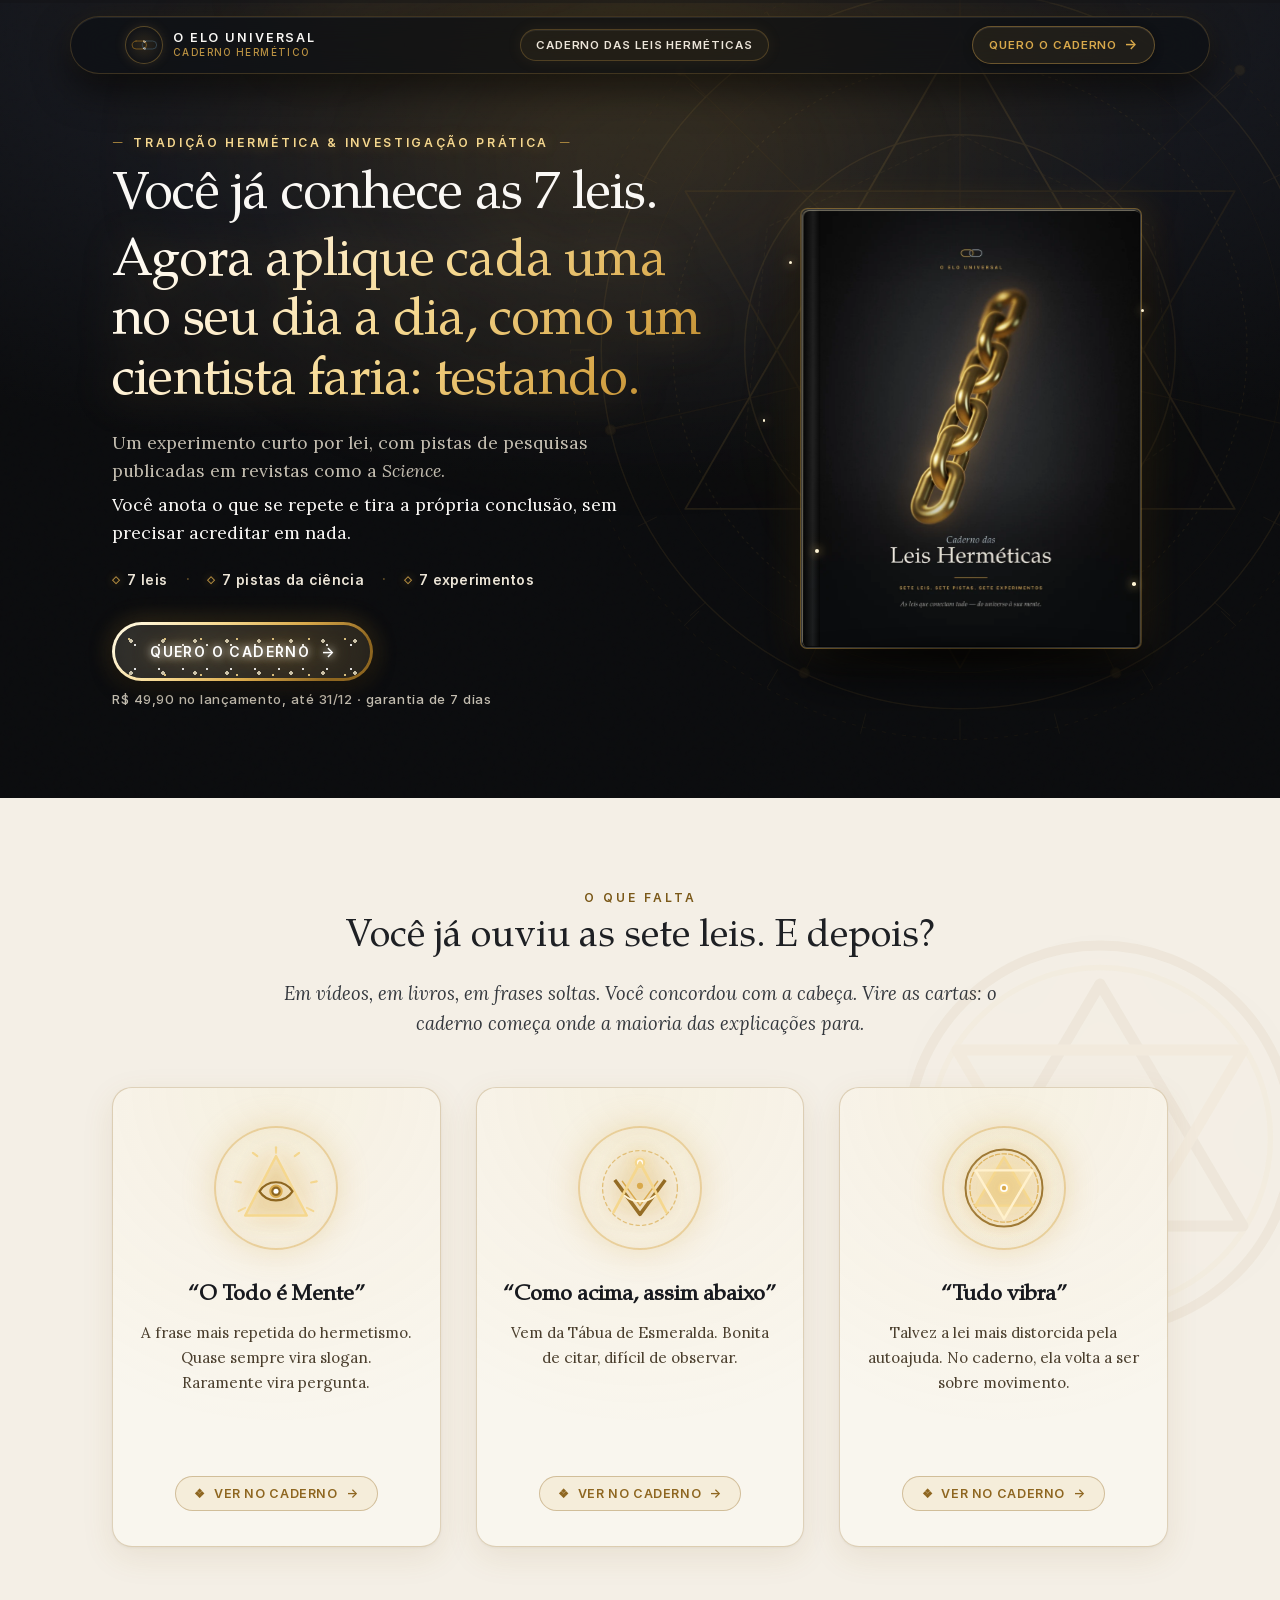
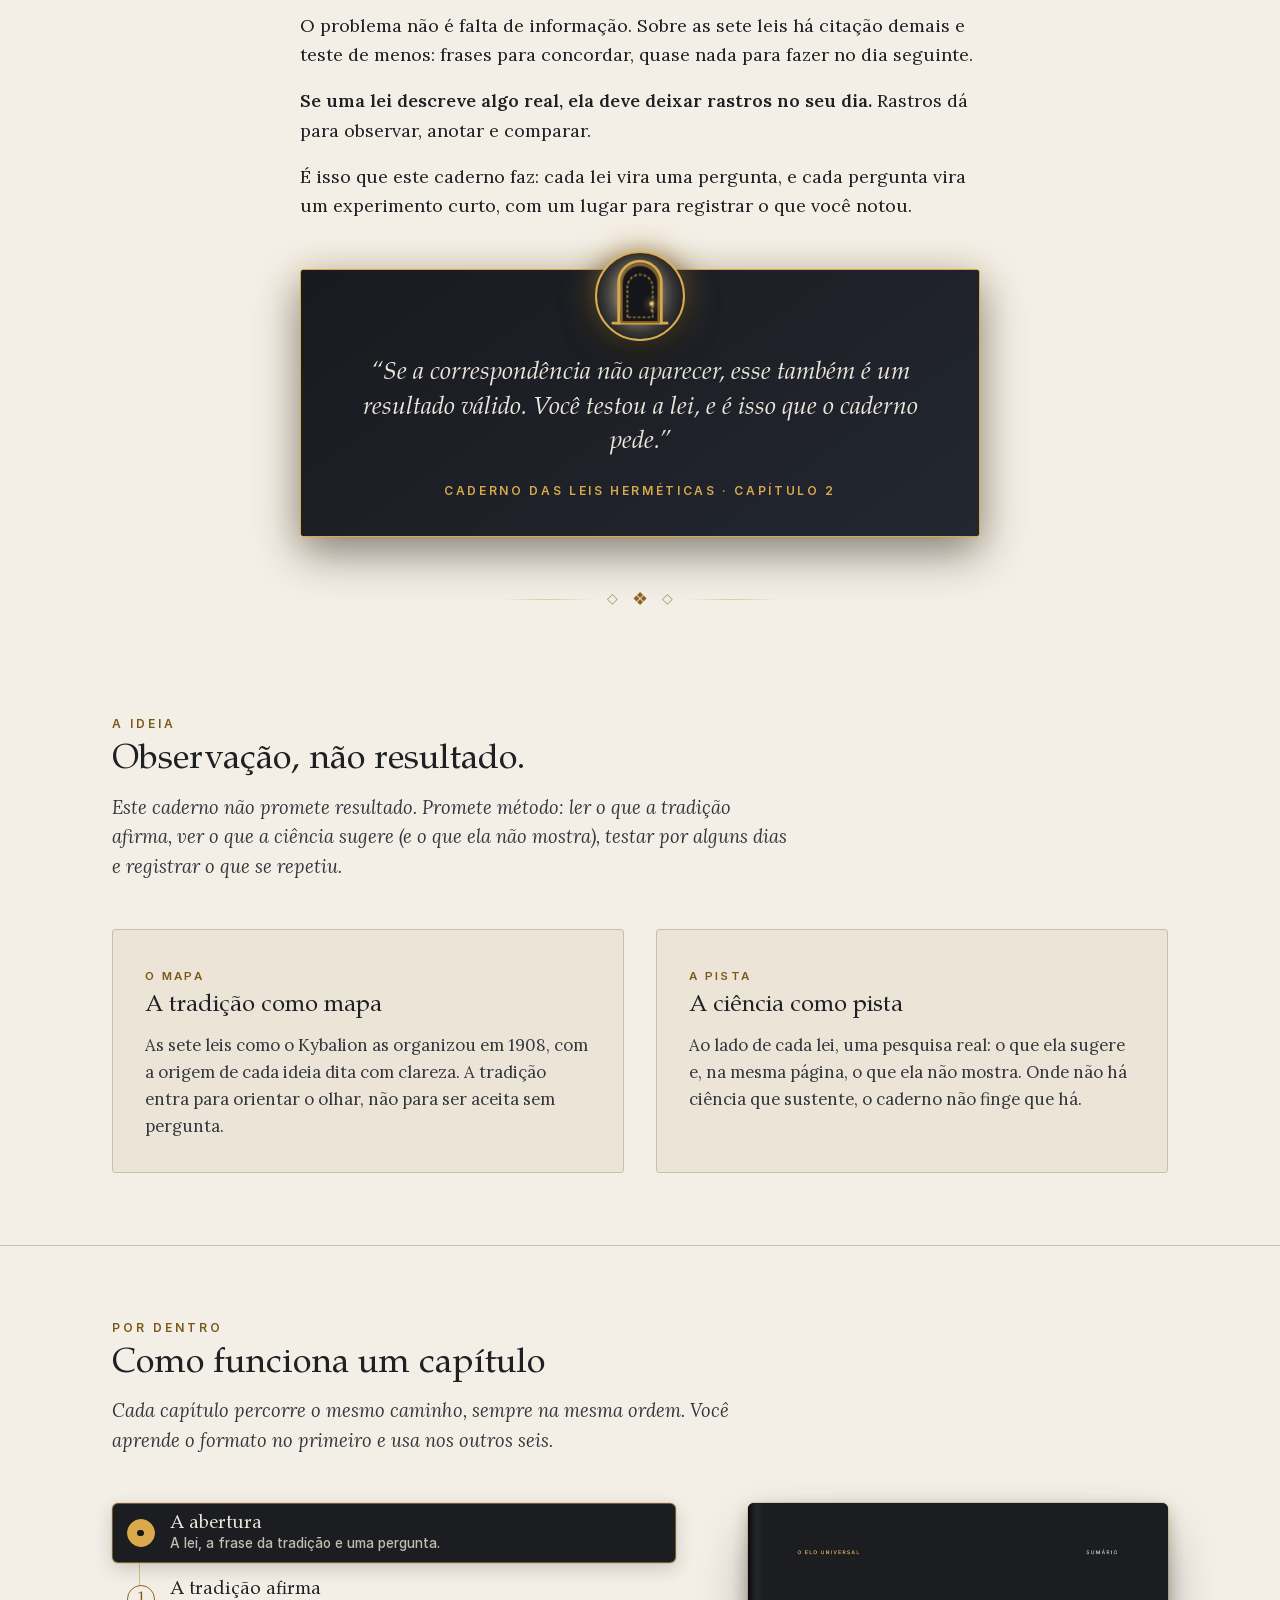
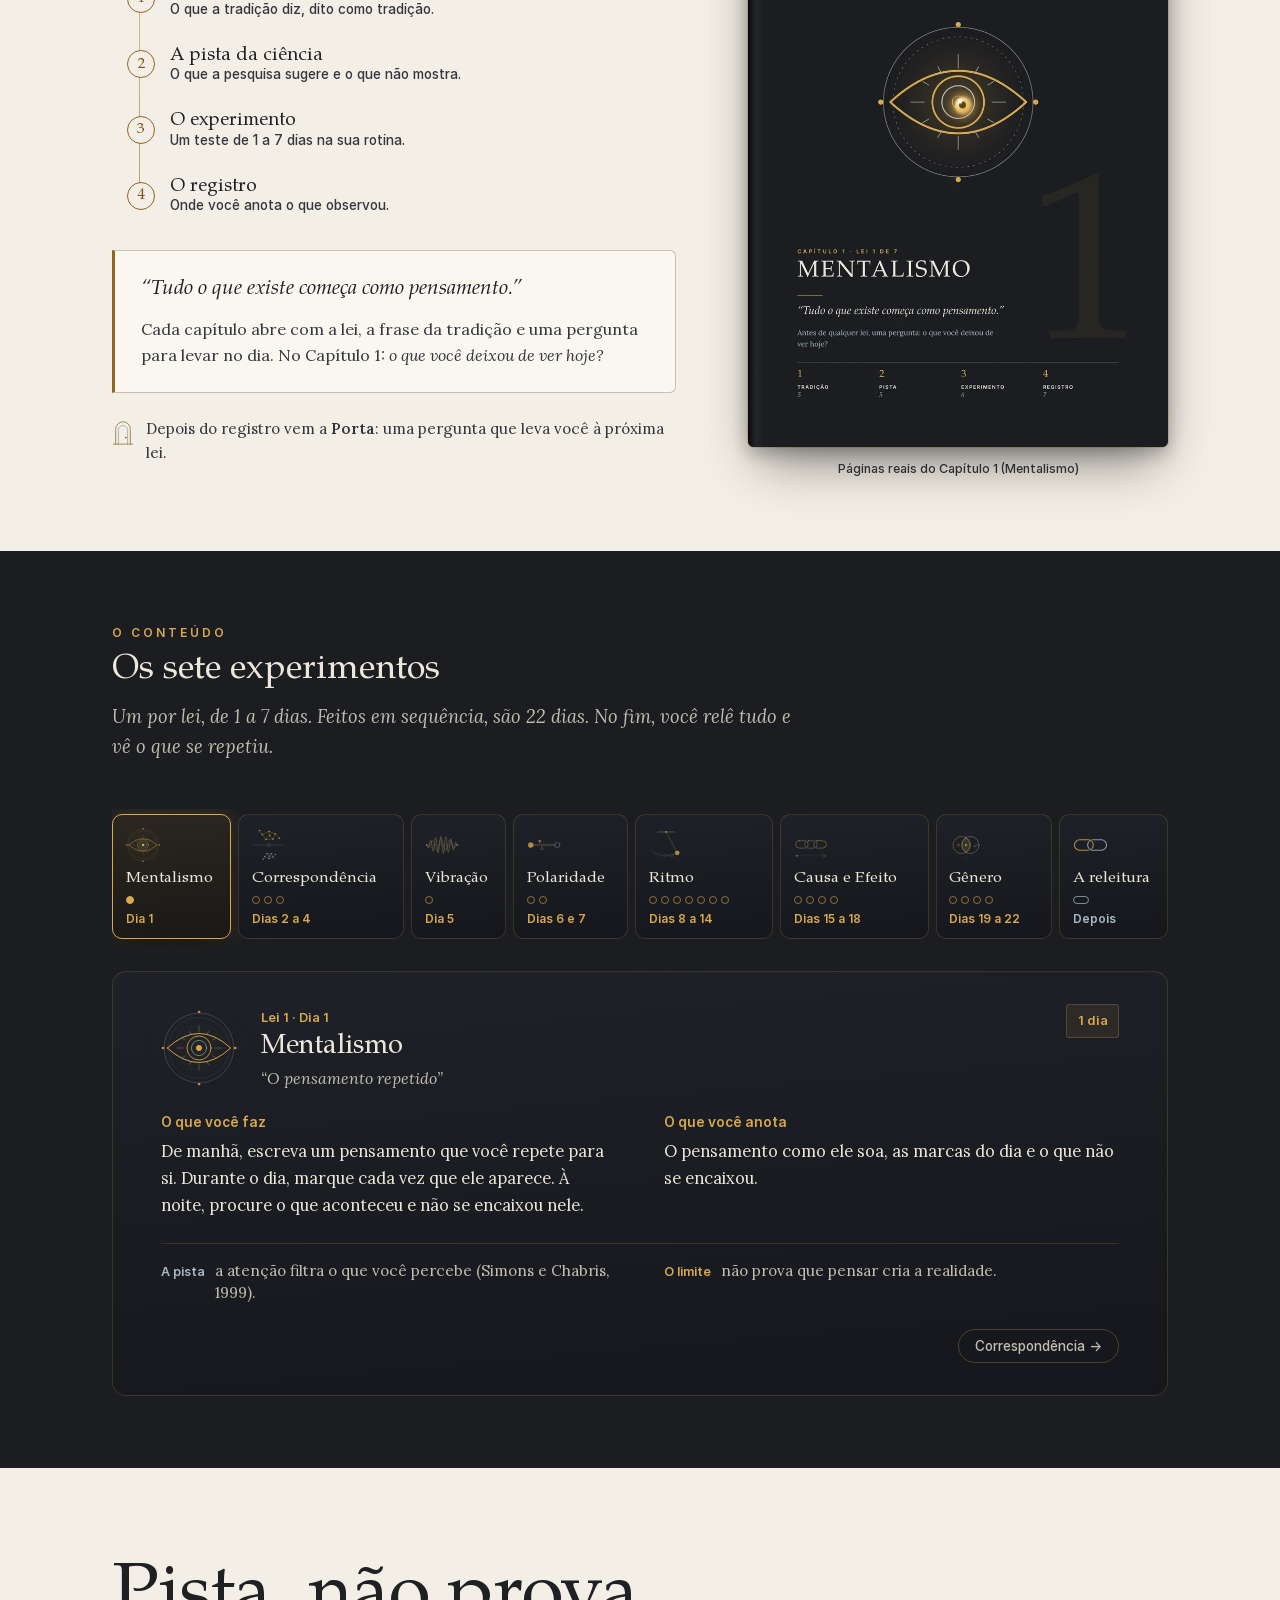
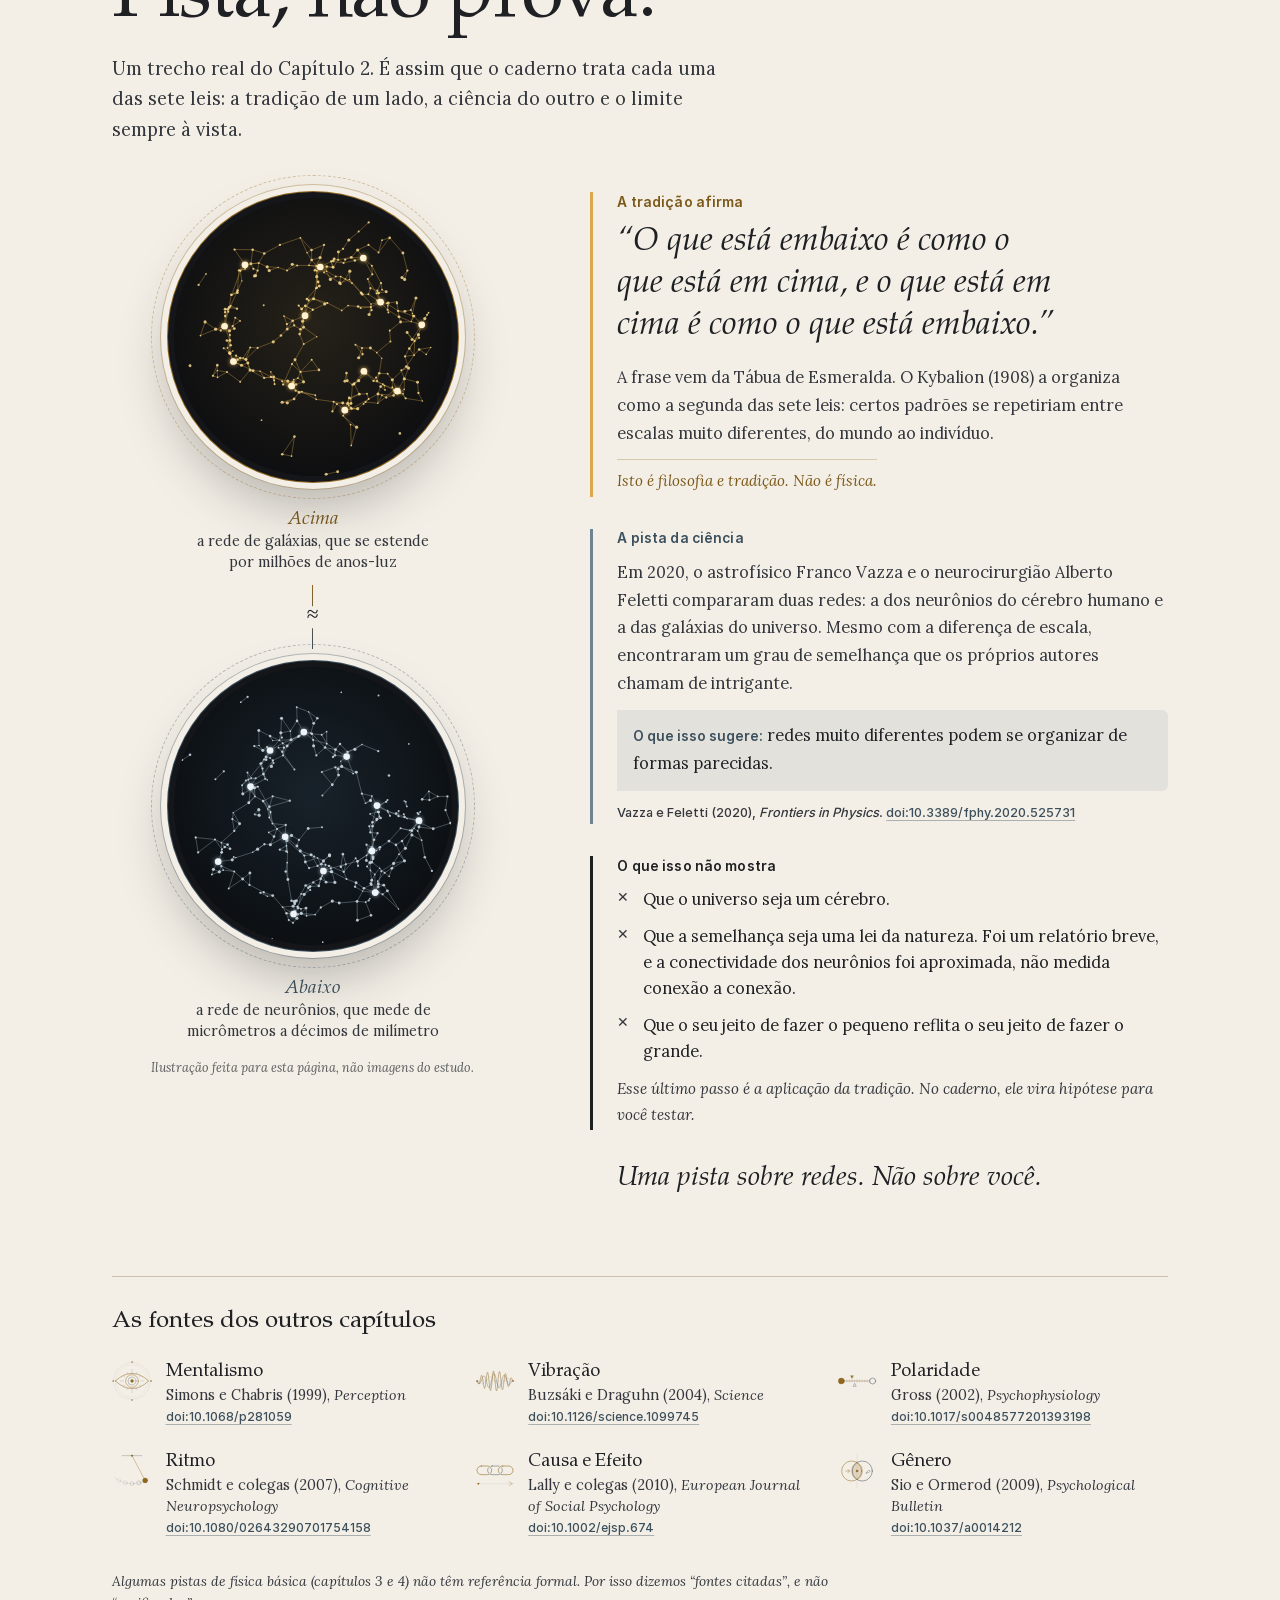
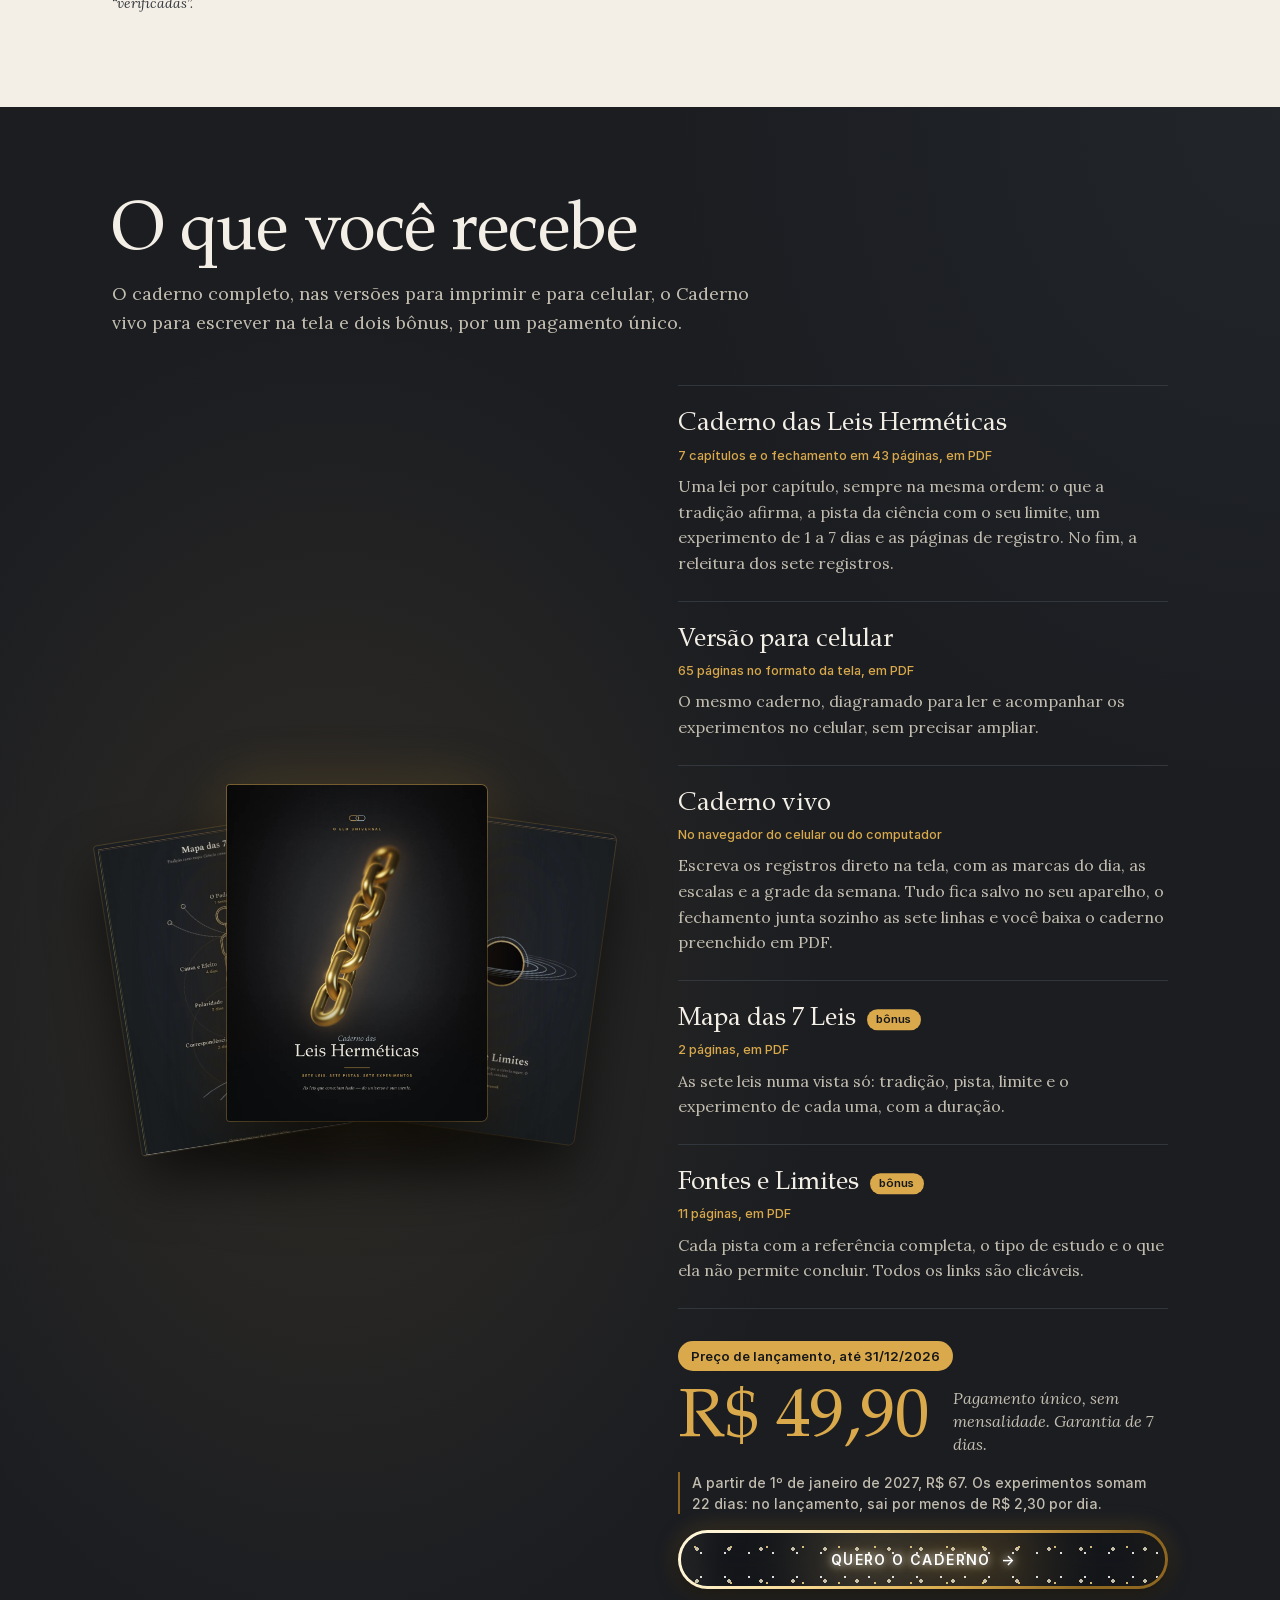
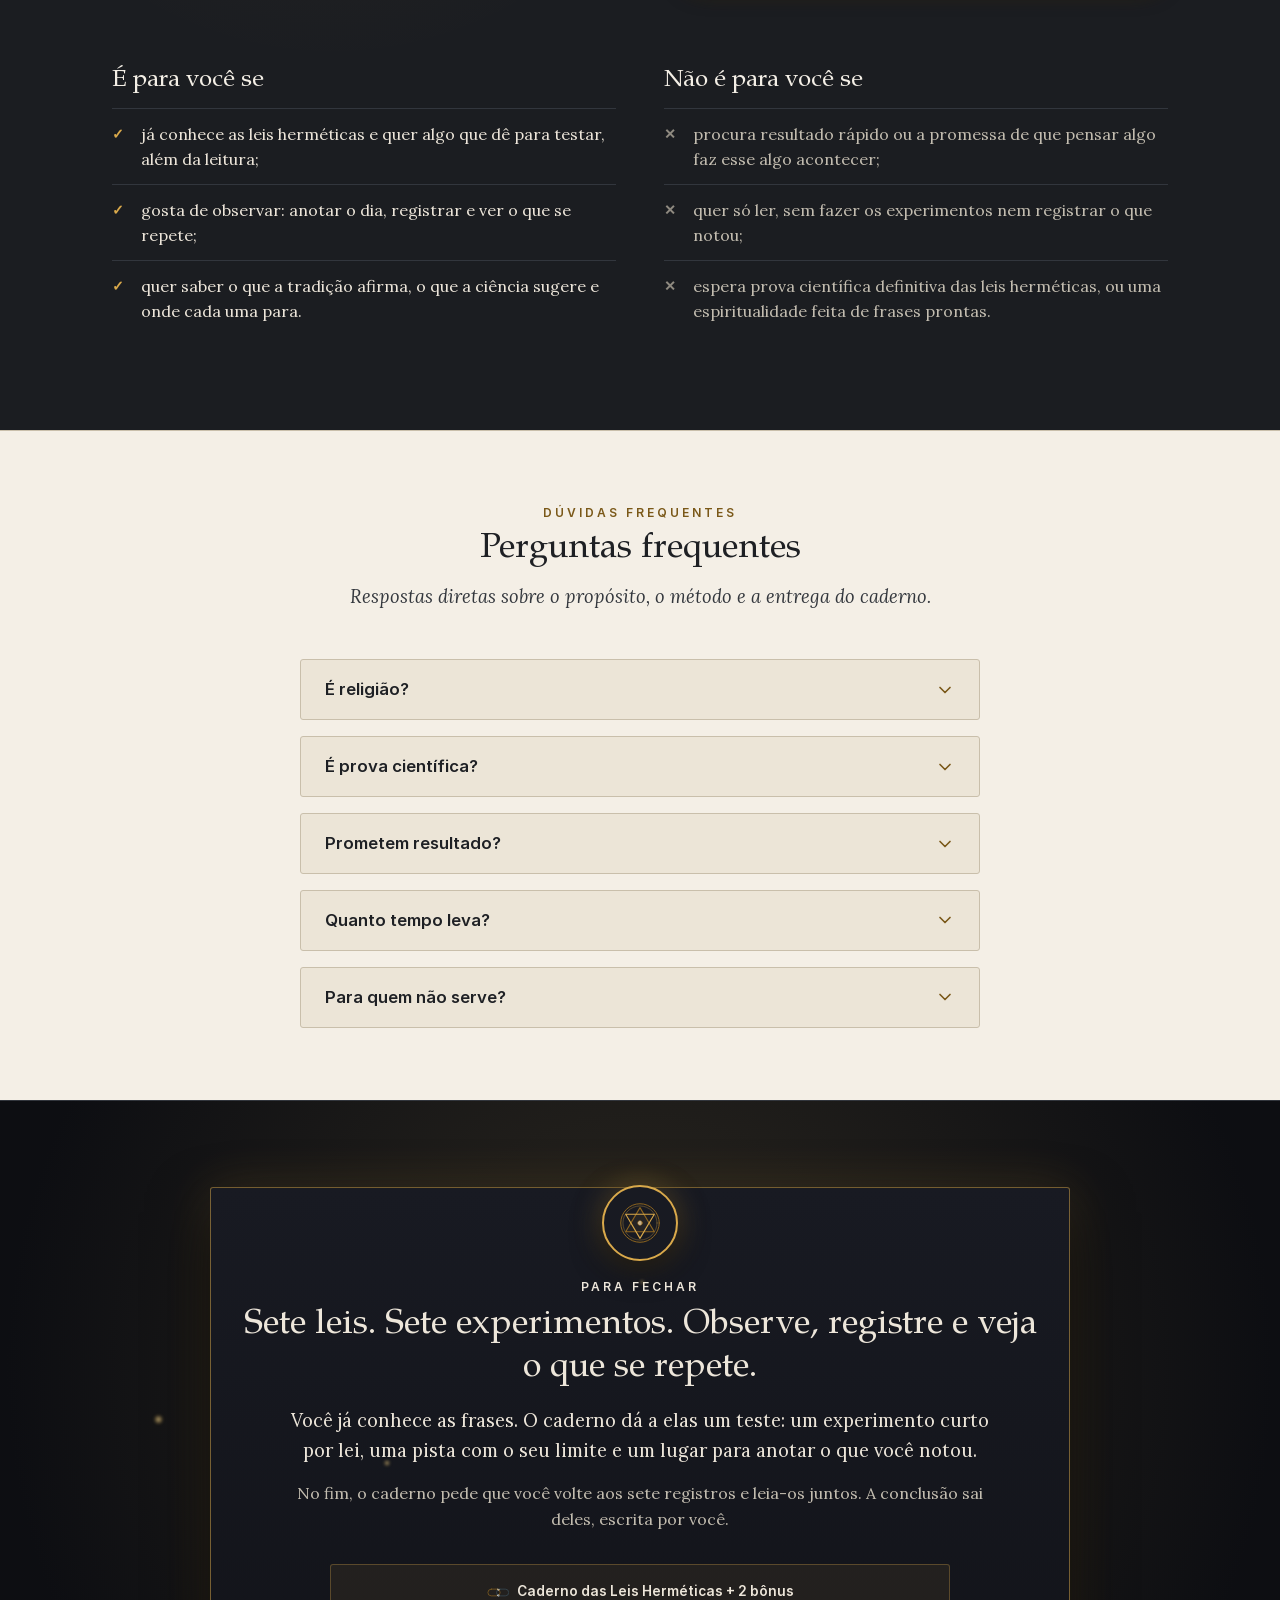
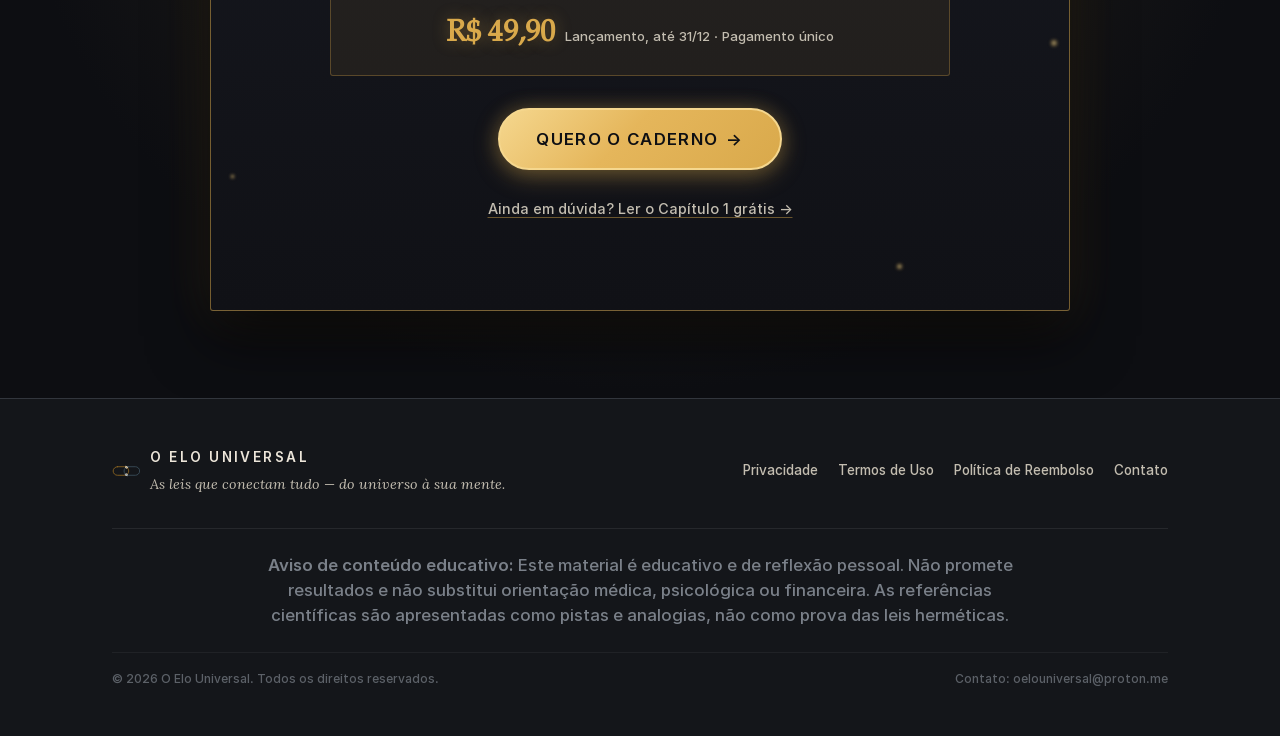
<file: site/index.html>
<!DOCTYPE html>
<html lang="pt-BR">
<head>
  <meta charset="utf-8">
  <meta name="viewport" content="width=device-width, initial-scale=1.0">
  <link rel="icon" href="favicon.ico" sizes="any">
  <link rel="icon" href="favicon.svg" type="image/svg+xml">
  <link rel="apple-touch-icon" href="apple-touch-icon.png">
  <meta name="theme-color" content="#14161A">
  <title>O Elo Universal: Caderno das Leis Herméticas</title>
  <meta name="description" content="Sete leis, sete pistas, sete experimentos. Você não precisa acreditar em nada: precisa observar. O caderno prático que une tradição e método.">

  <!-- Open Graph / Meta Compartilhamento -->
  <meta property="og:title" content="O Elo Universal: Caderno das Leis Herméticas">
  <meta property="og:description" content="Um caderno para testar as sete leis herméticas na sua rotina, com experimentos de 1 a 7 dias. A ciência entra como pista, nunca como prova.">
  <meta property="og:type" content="website">
  <meta property="og:url" content="https://o-elo-universal.vercel.app/">
  <meta property="og:site_name" content="O Elo Universal">
  <meta property="og:locale" content="pt_BR">
  <meta property="og:image" content="https://o-elo-universal.vercel.app/assets/img/og-vendas.jpg">
  <meta property="og:image:secure_url" content="https://o-elo-universal.vercel.app/assets/img/og-vendas.jpg">
  <meta property="og:image:type" content="image/jpeg">
  <meta property="og:image:width" content="1200">
  <meta property="og:image:height" content="630">
  <meta property="og:image:alt" content="Caderno das Leis Herméticas, de O Elo Universal: capa com a corrente de sete elos dourados">
  <meta name="twitter:card" content="summary_large_image">
  <link rel="canonical" href="https://o-elo-universal.vercel.app/">

  <!-- Pré-carregamento de Fontes Críticas Autohospedadas -->
  <link rel="preload" href="assets/fonts/Inter-SemiBold.woff" as="font" type="font/woff" crossorigin>
  <link rel="preload" href="assets/fonts/Pagella-Regular.woff" as="font" type="font/woff" crossorigin>
  <link rel="preload" href="assets/fonts/Lora-Regular.woff" as="font" type="font/woff" crossorigin>

  <!-- Estilos -->
  <link rel="stylesheet" href="css/tokens.css?v=6">
  <link rel="stylesheet" href="css/base.css?v=7">
  <link rel="stylesheet" href="css/components.css?v=30">
</head>
<body>
  <!-- Acessibilidade: Pular para o conteúdo principal -->
  <a href="#hero" class="skip-link">Pular para o conteúdo principal</a>

  <!-- Linha de Progresso Áurea do Leitor (Scroll-Linked) -->
  <div class="scroll-progress-container" aria-hidden="true">
    <div class="scroll-progress-bar" id="scroll-progress-bar"></div>
  </div>

  <!-- Banner de Desenvolvimento (Visível apenas em DEV_MODE) -->
  <div class="dev-banner dev-only" id="dev-banner">
    <div>
      <span class="dev-banner-badge">Fase 2 / Dev</span>
      <span>Modo dev (localhost ou ?dev=1). Pendências de config.js aparecem marcadas em amarelo.</span>
    </div>
  </div>

  <!-- Cabeçalho Flutuante com Efeito Glassmórfico (Inspiração Overworld & Nocturne) -->
  <header class="site-header" id="site-header">
    <div class="container header-container">
      <a href="#hero" class="brand-link" aria-label="O Elo Universal — Início">
        <span class="brand-seal" aria-hidden="true">
          <img src="assets/svg/marca-elo_claro.svg" alt="" class="brand-logo" width="30" height="30">
        </span>
        <div class="brand-text-block">
          <span class="brand-text">O Elo Universal</span>
          <span class="brand-edition">Caderno Hermético</span>
        </div>
      </a>
      <div class="header-center-info">
        <span class="header-product-badge">
          <span class="badge-text">Caderno das Leis Herméticas</span>
        </span>
      </div>
      <a href="https://checkout.wiven.com.br/checkout/cmwgi7hp1004901pwfzy4sq1q?offer=3V9KZ68" class="header-cta cta-checkout" data-track="clique_cta_primario" data-track-local="header" rel="noopener noreferrer">
        <span class="header-cta-label">Quero o caderno</span>
        <span class="header-cta-glyph" aria-hidden="true">→</span>
      </a>
    </div>
  </header>

  <main id="main-content">
    <!-- Seção 1: Hero (Metade do Esforço — Seção 6.1 do Briefing / Seção 5 da Estratégia) -->
    <section id="hero" class="hero-section" data-track="view_secao">
      <!-- Película de Granulação Alquímica (Film Grain Overlay — Inspiração Overworld) -->
      <div class="hero-grain-overlay" aria-hidden="true"></div>

      <!-- Iluminação Volumétrica Sagrada e Feixe Central -->
      <div class="hero-ambient-glow" aria-hidden="true"></div>
      <div class="hero-beam-light" aria-hidden="true"></div>

      <!-- Grande Astrolábio Hermético Celeste (Sigilo Geométrico Sagrado — Inspiração Overworld) -->
      <div class="hero-celestial-sigil" aria-hidden="true">
        <svg viewBox="0 0 800 800" class="sigil-svg" xmlns="http://www.w3.org/2000/svg" fill="none" stroke-linecap="round" stroke-linejoin="round">
          <!-- Círculos Concêntricos de Calibração -->
          <circle cx="400" cy="400" r="380" stroke="#8E6620" stroke-width="1.2" stroke-dasharray="3, 7" opacity="0.6"/>
          <circle cx="400" cy="400" r="350" stroke="#D9A94B" stroke-width="1.4" opacity="0.75"/>
          <circle cx="400" cy="400" r="315" stroke="#8E6620" stroke-width="0.9" opacity="0.5"/>
          <circle cx="400" cy="400" r="280" stroke="#D9A94B" stroke-width="1.2" stroke-dasharray="2, 5" opacity="0.65"/>
          <circle cx="400" cy="400" r="210" stroke="#D9A94B" stroke-width="1.5" opacity="0.8"/>
          <circle cx="400" cy="400" r="140" stroke="#8E6620" stroke-width="1.1" stroke-dasharray="4, 6" opacity="0.55"/>
          <circle cx="400" cy="400" r="75" stroke="#D9A94B" stroke-width="1.6" opacity="0.85"/>
          <circle cx="400" cy="400" r="24" stroke="#8E6620" stroke-width="2" fill="rgba(217, 169, 75, 0.08)"/>
          <circle cx="400" cy="400" r="5" fill="#D9A94B"/>

          <!-- Graduações / Ticks Cósmicos dos 28 Ciclos da Obra -->
          <g class="sigil-ticks" stroke="#D9A94B" stroke-width="1" opacity="0.5">
            <line x1="400" y1="20" x2="400" y2="40"/>
            <line x1="400" y1="760" x2="400" y2="780"/>
            <line x1="20" y1="400" x2="40" y2="400"/>
            <line x1="760" y1="400" x2="780" y2="400"/>
            <line x1="131" y1="131" x2="145" y2="145"/>
            <line x1="669" y1="669" x2="655" y2="655"/>
            <line x1="669" y1="131" x2="655" y2="145"/>
            <line x1="131" y1="669" x2="145" y2="655"/>
            <line x1="497" y1="26" x2="492" y2="45"/>
            <line x1="588" y1="71" x2="578" y2="88"/>
            <line x1="663" y1="141" x2="648" y2="154"/>
            <line x1="714" y1="228" x2="696" y2="237"/>
            <line x1="738" y1="324" x2="719" y2="328"/>
            <line x1="303" y1="26" x2="308" y2="45"/>
            <line x1="212" y1="71" x2="222" y2="88"/>
            <line x1="137" y1="141" x2="152" y2="154"/>
            <line x1="86" y1="228" x2="104" y2="237"/>
            <line x1="62" y1="324" x2="81" y2="328"/>
            <line x1="497" y1="774" x2="492" y2="755"/>
            <line x1="588" y1="729" x2="578" y2="712"/>
            <line x1="663" y1="659" x2="648" y2="646"/>
            <line x1="714" y1="572" x2="696" y2="563"/>
            <line x1="738" y1="476" x2="719" y2="472"/>
            <line x1="303" y1="774" x2="308" y2="755"/>
            <line x1="212" y1="729" x2="222" y2="712"/>
            <line x1="137" y1="659" x2="152" y2="646"/>
            <line x1="86" y1="572" x2="104" y2="563"/>
            <line x1="62" y1="476" x2="81" y2="472"/>
          </g>

          <!-- 7 Raios Herméticos Cardinais com Nós Alquímicos -->
          <g class="sigil-rays" stroke="#8E6620" stroke-width="1.2" opacity="0.65">
            <line x1="400" y1="400" x2="400" y2="50"/>
            <circle cx="400" cy="50" r="5" fill="#D9A94B" stroke="#8E6620" stroke-width="1.2"/>
            <line x1="400" y1="400" x2="673" y2="127"/>
            <circle cx="673" cy="127" r="5" fill="#D9A94B" stroke="#8E6620" stroke-width="1.2"/>
            <line x1="400" y1="400" x2="741" y2="478"/>
            <circle cx="741" cy="478" r="5" fill="#D9A94B" stroke="#8E6620" stroke-width="1.2"/>
            <line x1="400" y1="400" x2="552" y2="715"/>
            <circle cx="552" cy="715" r="5" fill="#D9A94B" stroke="#8E6620" stroke-width="1.2"/>
            <line x1="400" y1="400" x2="248" y2="715"/>
            <circle cx="248" cy="715" r="5" fill="#D9A94B" stroke="#8E6620" stroke-width="1.2"/>
            <line x1="400" y1="400" x2="59" y2="478"/>
            <circle cx="59" cy="478" r="5" fill="#D9A94B" stroke="#8E6620" stroke-width="1.2"/>
            <line x1="400" y1="400" x2="127" y2="127"/>
            <circle cx="127" cy="127" r="5" fill="#D9A94B" stroke="#8E6620" stroke-width="1.2"/>
          </g>

          <!-- Triângulo Superior Sagrado (Mentalismo & Fogo) -->
          <polygon points="400,90 668,555 132,555" stroke="#D9A94B" stroke-width="1.8" fill="rgba(217, 169, 75, 0.035)"/>
          <!-- Triângulo Inferior Sagrado (Polaridade & Água) -->
          <polygon points="400,710 668,245 132,245" stroke="#8E6620" stroke-width="1.8" fill="rgba(142, 102, 32, 0.035)"/>

          <!-- Heptagrama Interior (Estrela das 7 Leis) -->
          <polygon points="400,190 588,280 610,488 450,600 350,600 190,488 212,280" stroke="#D9A94B" stroke-width="1" stroke-dasharray="4, 4" opacity="0.45"/>
        </svg>
      </div>

      <div class="container hero-container">
        <div class="hero-grid">
          <!-- Coluna Textual / Proposta de Valor -->
          <div class="hero-content">
            <!-- Kicker Editorial Nobre (Sem Balão) -->
            <div class="hero-kicker-line">
              <span class="hero-kicker-dash" aria-hidden="true">—</span>
              <span class="hero-kicker">Tradição hermética &amp; investigação prática</span>
              <span class="hero-kicker-dash" aria-hidden="true">—</span>
            </div>

            <h1 class="hero-title">
              <span class="hero-title-lead">Você já conhece as 7 leis.</span>
              <span class="hero-title-highlight">Agora aplique cada uma no seu dia a dia, como um cientista faria: testando.</span>
            </h1>

            <p class="hero-subtitle">
              Um experimento curto por lei, com pistas de pesquisas publicadas em revistas como a <em>Science</em>.
              <span class="hero-subtitle-highlight">Você anota o que se repete e tira a própria conclusão, sem precisar acreditar em nada.</span>
            </p>

            <!-- Tríade do subtítulo da capa: Sete leis. Sete pistas. Sete experimentos. -->
            <div class="hero-triad-row trust-strip" role="list" aria-label="O que há no caderno">
              <span class="triad-item trust-item" role="listitem">
                <span class="triad-symbol trust-glyph" aria-hidden="true">◇</span>
                <span class="triad-text trust-text">7 leis</span>
              </span>
              <span class="triad-separator trust-separator" aria-hidden="true">·</span>
              <span class="triad-item trust-item" role="listitem">
                <span class="triad-symbol trust-glyph" aria-hidden="true">◇</span>
                <span class="triad-text trust-text">7 pistas da ciência</span>
              </span>
              <span class="triad-separator trust-separator" aria-hidden="true">·</span>
              <span class="triad-item trust-item" role="listitem">
                <span class="triad-symbol trust-glyph" aria-hidden="true">◇</span>
                <span class="triad-text trust-text">7 experimentos</span>
              </span>
            </div>

            <!-- Ações Principais / CTAs -->
            <div class="hero-actions">
              <a href="https://checkout.wiven.com.br/checkout/cmwgi7hp1004901pwfzy4sq1q?offer=3V9KZ68" class="btn-primary btn-cosmic-stars cta-checkout" data-track="clique_cta_primario" data-track-local="hero" rel="noopener noreferrer">
                <div class="stars-container" aria-hidden="true">
                  <div class="stars-field"></div>
                </div>
                <div class="glow-aura" aria-hidden="true">
                  <div class="glow-circle"></div>
                  <div class="glow-circle"></div>
                </div>
                <strong class="btn-label">
                  <span>Quero o caderno</span>
                  <span class="btn-arrow" aria-hidden="true">→</span>
                </strong>
              </a>
            </div>
            <p class="hero-price-note"><span data-preco>R$ 49,90</span><span data-lancamento> no lançamento, até 31/12</span> · garantia de 7 dias</p>

            <!-- Linha de Eco Dinâmica (Condicionada a UTM Campaign válida) -->
            <div id="echo-line" class="echo-line" role="status" aria-live="polite"></div>
          </div>

          <!-- Coluna Visual / Mockup Editorial do Livro com Capa Real -->
          <div class="hero-visual parallax-layer" data-parallax-speed="0.08">
            <div class="book-glow" aria-hidden="true"></div>
            <!-- Partículas de Poeira Estelar Alquímica (Floating Stardust Sparks) -->
            <div class="book-stardust-field" aria-hidden="true">
              <span class="stardust-spark s1"></span>
              <span class="stardust-spark s2"></span>
              <span class="stardust-spark s3"></span>
              <span class="stardust-spark s4"></span>
              <span class="stardust-spark s5"></span>
            </div>
            <div class="book-mockup-wrapper">
              <div class="book-mockup">
                <div class="book-rim-light" aria-hidden="true"></div>
                <div class="book-spine-effect" aria-hidden="true"></div>
                <picture>
                  <source media="(max-width: 600px)" srcset="assets/img/capa-com-titulo-mobile.webp" type="image/webp">
                  <source media="(min-width: 601px)" srcset="assets/img/capa-com-titulo.webp" type="image/webp">
                  <img src="assets/img/capa-com-titulo.webp" alt="Capa real de O Elo Universal: Caderno das Leis Herméticas com os sete elos de ouro e título" class="book-image" width="900" height="1164" fetchpriority="high">
                </picture>
                <div class="book-shimmer-sweep" aria-hidden="true"></div>
              </div>
              <div class="book-ground-shadow" aria-hidden="true"></div>
            </div>
          </div>
        </div>
      </div>
    </section>

    <!-- ====================================================================
         Seção 2: O Conhecimento Velado (A Tensão)
         ==================================================================== -->
    <section id="tensao" class="section section-light tensao-section" data-track="view_secao">
      <!-- Marca d'Água Parallax Mística (Selo Sagrado Flutuante) -->
      <div class="parallax-watermark watermark-tensao" aria-hidden="true">
        <img src="assets/svg/simbolo-selo.svg" alt="" width="440" height="440" loading="lazy">
      </div>

      <div class="container">
        <div class="section-header tensao-header">
          <span class="section-kicker">O que falta</span>
          <h2 class="section-title">Você já ouviu as sete leis. E depois?</h2>
          <p class="section-lead tensao-lead">Em vídeos, em livros, em frases soltas. Você concordou com a cabeça. Vire as cartas: o caderno começa onde a maioria das explicações para.</p>
        </div>

        <!-- Grade dos Símbolos Sagrados e Ordens Iniciáticas (Scroll Natural Fluido e Símbolos Vivos) -->
        <div class="iniciatic-symbols-grid" id="iniciatic-symbols-grid">
          <!-- Card 1: O Olho que Tudo Vê e o Triângulo Radiante -->
          <div class="symbol-card symbol-card-olho" id="card-symbol-olho">
              <div class="first-content">
                <div class="symbol-icon-wrapper">
                  <svg viewBox="0 0 80 80" class="symbol-svg symbol-svg-olho" xmlns="http://www.w3.org/2000/svg" aria-hidden="true" fill="none" stroke-linecap="round" stroke-linejoin="round">
                    <!-- Raios de Iluminação e Consciência -->
                    <g class="olho-raios">
                      <line x1="40" y1="3" x2="40" y2="8" stroke="#D9A94B" stroke-width="2"/>
                      <line x1="57" y1="11" x2="61" y2="8" stroke="#D9A94B" stroke-width="2"/>
                      <line x1="23" y1="11" x2="19" y2="8" stroke="#D9A94B" stroke-width="2"/>
                      <line x1="72" y1="35" x2="77" y2="34" stroke="#D9A94B" stroke-width="2"/>
                      <line x1="8" y1="35" x2="3" y2="34" stroke="#D9A94B" stroke-width="2"/>
                      <line x1="68" y1="58" x2="74" y2="61" stroke="#D9A94B" stroke-width="1.8"/>
                      <line x1="12" y1="58" x2="6" y2="61" stroke="#D9A94B" stroke-width="1.8"/>
                    </g>
                    <!-- Triângulo Sagrado (cresce e acende dourado com o scroll) -->
                    <polygon class="olho-triangulo" points="40,11 68,65 12,65" stroke="#8E6620" stroke-width="2.2" fill="rgba(217,169,75,0.08)"/>
                    <!-- Estrutura do Olho Central (Mentalismo) -->
                    <g class="olho-corpo">
                      <path class="olho-palpebra" d="M25 43 C32 32, 48 32, 55 43 C48 54, 32 54, 25 43 Z" stroke="#8E6620" stroke-width="2" fill="rgba(244,239,230,0.18)"/>
                      <circle class="olho-iris" cx="40" cy="43" r="5.2" stroke="#D9A94B" stroke-width="1.8" fill="#8E6620"/>
                      <circle class="olho-pupila" cx="40" cy="43" r="2.3" fill="#FFFFFF"/>
                    </g>
                  </svg>
                </div>
                <h3 class="symbol-title">“O Todo é Mente”</h3>
                <p class="symbol-desc">A frase mais repetida do hermetismo. Quase sempre vira slogan. Raramente vira pergunta.</p>
                <button class="btn-card-revelar" type="button" aria-label="Ver como o caderno trabalha a Lei do Mentalismo">
                  <span class="btn-rev-spark" aria-hidden="true">❖</span>
                  <span class="btn-rev-label">Ver no caderno</span>
                  <span class="btn-rev-arrow" aria-hidden="true">→</span>
                </button>
              </div>
              <div class="second-content">
                <div class="second-symbol-crest second-crest-olho" aria-hidden="true">
                  <svg viewBox="0 0 80 80" class="mini-crest-svg" fill="none">
                    <polygon points="40,13 67,63 13,63" stroke="#F5D78E" stroke-width="2.2" fill="rgba(217,169,75,0.2)"/>
                    <path d="M25 43 C32 33, 48 33, 55 43 C48 53, 32 53, 25 43 Z" stroke="#F5D78E" stroke-width="1.8" fill="rgba(255,255,255,0.15)"/>
                    <circle cx="40" cy="43" r="4.8" fill="#D9A94B"/>
                    <circle cx="40" cy="43" r="2.2" fill="#FFFFFF"/>
                  </svg>
                </div>
                <span class="second-badge">❖ 1ª Lei · Mentalismo</span>
                <h4 class="second-title">O pensamento repetido</h4>
                <p class="second-desc">Por um dia, você marca cada vez que um pensamento volta e anota o que notou em volta. A pista: o gorila que muitos não viram num vídeo. A atenção filtra o que se vê.</p>
                <button class="btn-card-retornar" type="button" aria-label="Voltar para a frente da carta">
                  ← Voltar
                </button>
                <div class="second-footer">
                  <span class="second-link">Experimento de 1 dia · Capítulo 1</span>
                </div>
              </div>
            </div>

            <!-- Card 2: O Compasso e o Esquadro -->
            <div class="symbol-card symbol-card-compasso" id="card-symbol-compasso">
              <div class="first-content">
                <div class="symbol-icon-wrapper">
                  <svg viewBox="0 0 80 80" class="symbol-svg symbol-svg-compasso" xmlns="http://www.w3.org/2000/svg" aria-hidden="true" fill="none" stroke-linecap="round" stroke-linejoin="round">
                    <!-- Círculo geométrico de fundo -->
                    <circle class="compasso-circulo-fundo" cx="40" cy="40" r="34" stroke="#8E6620" stroke-width="1.2" stroke-dasharray="3 3"/>
                    <!-- Esquadro da Matéria (Base de pedra) -->
                    <g class="esquadro-estrutura">
                      <polyline class="esquadro-haste-grossa" points="18,34 40,64 62,34" stroke="#8E6620" stroke-width="3.2" stroke-linecap="square"/>
                      <polyline class="esquadro-haste-fina" points="24,34 40,56 56,34" stroke="#D9A94B" stroke-width="1.4"/>
                    </g>
                    <!-- Compasso do Espírito (Acende dourado e se movimenta) -->
                    <g class="compasso-ferramenta">
                      <circle class="compasso-articulacao" cx="40" cy="17" r="3.8" stroke="#8E6620" stroke-width="2" fill="#ECE5D7"/>
                      <!-- Perna esquerda -->
                      <line class="compasso-perna compasso-esq" x1="40" y1="17" x2="16" y2="62" stroke="#8E6620" stroke-width="2.5"/>
                      <!-- Perna direita -->
                      <line class="compasso-perna compasso-dir" x1="40" y1="17" x2="64" y2="62" stroke="#8E6620" stroke-width="2.5"/>
                      <!-- Arco graduado móvel -->
                      <path class="compasso-arco-graduado" d="M26 47 A22 22 0 0 0 54 47" stroke="#D9A94B" stroke-width="1.6" fill="none"/>
                    </g>
                    <!-- Ponto central de equilíbrio -->
                    <circle class="compasso-ponto-central" cx="40" cy="38" r="2.8" fill="#D9A94B"/>
                  </svg>
                </div>
                <h3 class="symbol-title">“Como acima, assim abaixo”</h3>
                <p class="symbol-desc">Vem da Tábua de Esmeralda. Bonita de citar, difícil de observar.</p>
                <button class="btn-card-revelar" type="button" aria-label="Ver como o caderno trabalha a Lei da Correspondência">
                  <span class="btn-rev-spark" aria-hidden="true">❖</span>
                  <span class="btn-rev-label">Ver no caderno</span>
                  <span class="btn-rev-arrow" aria-hidden="true">→</span>
                </button>
              </div>
              <div class="second-content">
                <div class="second-symbol-crest second-crest-compasso" aria-hidden="true">
                  <svg viewBox="0 0 80 80" class="mini-crest-svg" fill="none">
                    <circle cx="40" cy="40" r="32" stroke="#8E6620" stroke-width="1.2" stroke-dasharray="3 3"/>
                    <polyline points="20,34 40,62 60,34" stroke="#8E6620" stroke-width="2.6"/>
                    <line x1="40" y1="18" x2="20" y2="60" stroke="#F5D78E" stroke-width="2.2"/>
                    <line x1="40" y1="18" x2="60" y2="60" stroke="#F5D78E" stroke-width="2.2"/>
                    <circle cx="40" cy="18" r="3.2" fill="#ECE5D7" stroke="#F5D78E" stroke-width="1.6"/>
                    <path d="M28 47 A18 18 0 0 0 52 47" stroke="#FFF5D6" stroke-width="1.6"/>
                    <circle cx="40" cy="38" r="2.2" fill="#D9A94B"/>
                  </svg>
                </div>
                <span class="second-badge">❖ 2ª Lei · Correspondência</span>
                <h4 class="second-title">O gesto e o padrão</h4>
                <p class="second-desc">Em 3 dias, você compara um gesto miúdo que repete sem pensar com um padrão maior da sua vida. Anota o que combina e, com o mesmo cuidado, o que não combina.</p>
                <button class="btn-card-retornar" type="button" aria-label="Voltar para a frente da carta">
                  ← Voltar
                </button>
                <div class="second-footer">
                  <span class="second-link">Experimento de 3 dias · Capítulo 2</span>
                </div>
              </div>
            </div>

            <!-- Card 3: O Selo Hermético / Estrela de Salomão Giratória -->
            <div class="symbol-card symbol-card-selo" id="card-symbol-selo">
              <div class="first-content">
                <div class="symbol-icon-wrapper">
                  <svg viewBox="0 0 80 80" class="symbol-svg symbol-svg-selo" xmlns="http://www.w3.org/2000/svg" aria-hidden="true" fill="none" stroke-linecap="round" stroke-linejoin="round">
                    <!-- Anéis Externos Alquímicos -->
                    <circle class="selo-anel-externo" cx="40" cy="40" r="35" stroke="#8E6620" stroke-width="1.8"/>
                    <circle class="selo-anel-interno" cx="40" cy="40" r="31" stroke="#D9A94B" stroke-width="1.2" stroke-dasharray="4 2"/>
                    <!-- A Estrela Alquímica Giratória (Hexagrama de Transmutação) -->
                    <g class="selo-estrela-giratoria">
                      <!-- Triângulo superior (Fogo / Céu) -->
                      <polygon class="estrela-tri-fogo" points="40,12 66,56 14,56" stroke="#8E6620" stroke-width="2.2" fill="rgba(217,169,75,0.08)"/>
                      <!-- Triângulo inferior (Água / Terra) -->
                      <polygon class="estrela-tri-agua" points="40,68 66,24 14,24" stroke="#D9A94B" stroke-width="2.2" fill="rgba(142,102,32,0.08)"/>
                      <!-- Ponto central de união hermética -->
                      <circle class="selo-centro-circ" cx="40" cy="40" r="4.5" stroke="#8E6620" stroke-width="1.8" fill="#F4EFE6"/>
                      <circle class="selo-centro-ponto" cx="40" cy="40" r="2" fill="#D9A94B"/>
                    </g>
                  </svg>
                </div>
                <h3 class="symbol-title">“Tudo vibra”</h3>
                <p class="symbol-desc">Talvez a lei mais distorcida pela autoajuda. No caderno, ela volta a ser sobre movimento.</p>
                <button class="btn-card-revelar" type="button" aria-label="Ver como o caderno trabalha a Lei da Vibração">
                  <span class="btn-rev-spark" aria-hidden="true">❖</span>
                  <span class="btn-rev-label">Ver no caderno</span>
                  <span class="btn-rev-arrow" aria-hidden="true">→</span>
                </button>
              </div>
              <div class="second-content">
                <div class="second-symbol-crest second-crest-selo" aria-hidden="true">
                  <svg viewBox="0 0 80 80" class="mini-crest-svg" fill="none">
                    <circle cx="40" cy="40" r="32" stroke="#D9A94B" stroke-width="1.4" stroke-dasharray="4 2"/>
                    <g class="mini-seal-spin">
                      <polygon points="40,15 64,55 16,55" stroke="#F5D78E" stroke-width="2" fill="rgba(217,169,75,0.2)"/>
                      <polygon points="40,65 64,25 16,25" stroke="#FFF1CD" stroke-width="2" fill="rgba(245,215,142,0.2)"/>
                      <circle cx="40" cy="40" r="3.5" fill="#D9A94B"/>
                      <circle cx="40" cy="40" r="1.5" fill="#FFFFFF"/>
                    </g>
                  </svg>
                </div>
                <span class="second-badge">❖ 3ª Lei · Vibração</span>
                <h4 class="second-title">Três momentos</h4>
                <p class="second-desc">Manhã, tarde e noite: um minuto para registrar o seu estado. À noite, você compara e procura onde esteve a mudança. Uma pista sobre movimento, não sobre atração.</p>
                <button class="btn-card-retornar" type="button" aria-label="Voltar para a frente da carta">
                  ← Voltar
                </button>
                <div class="second-footer">
                  <span class="second-link">Experimento de 1 dia · Capítulo 3</span>
                </div>
              </div>
            </div>
          </div>

        <!-- O Manifesto da Tensão e Despertar -->
        <div class="tensao-content">
          <p class="tensao-paragraph">O problema não é falta de informação. Sobre as sete leis há citação demais e teste de menos: frases para concordar, quase nada para fazer no dia seguinte.</p>

          <p class="tensao-paragraph"><strong>Se uma lei descreve algo real, ela deve deixar rastros no seu dia.</strong> Rastros dá para observar, anotar e comparar.</p>

          <p class="tensao-paragraph">É isso que este caderno faz: cada lei vira uma pergunta, e cada pergunta vira um experimento curto, com um lugar para registrar o que você notou.</p>

          <div class="tensao-manifesto-box reveal-trigger">
            <!-- Medalhão Superior Ampliado com a Porta Iniciática Animada -->
            <div class="manifesto-seal" aria-hidden="true">
              <svg class="manifesto-door-svg" viewBox="0 0 64 76" xmlns="http://www.w3.org/2000/svg" aria-hidden="true" fill="none">
                <defs>
                  <radialGradient id="portalDoorLight" cx="45%" cy="50%" r="55%">
                    <stop offset="0%" stop-color="#FFF5D6" stop-opacity="1"/>
                    <stop offset="35%" stop-color="#F5D78E" stop-opacity="0.85"/>
                    <stop offset="70%" stop-color="#D9A94B" stop-opacity="0.45"/>
                    <stop offset="100%" stop-color="#8E6620" stop-opacity="0"/>
                  </radialGradient>
                </defs>
                <!-- Feixe de luz emanando de dentro da câmara iniciática -->
                <path class="door-inner-glow" d="M12 66 L12 26 A20 20 0 0 1 52 26 L52 66 Z" fill="url(#portalDoorLight)"/>
                
                <!-- Batente de pedra esculpida e arco românico exterior -->
                <path class="door-frame" d="M10 66 L10 24 A22 22 0 0 1 54 24 L54 66" stroke="#D9A94B" stroke-width="2.8" stroke-linecap="round"/>
                <!-- Soleira de pedra sagrada -->
                <line class="door-threshold" x1="4" y1="66" x2="60" y2="66" stroke="#D9A94B" stroke-width="2.8" stroke-linecap="round"/>
                
                <!-- A Folha da Porta Animada (Entreabre com o scroll e no hover) -->
                <g class="door-leaf-wrapper">
                  <path class="door-leaf-wood" d="M13 65 L13 25 A19 19 0 0 1 51 25 L51 65 Z" stroke="#8E6620" stroke-width="2" fill="#14161B"/>
                  <path class="door-inner-panel" d="M19 60 L19 29 A13 13 0 0 1 45 29 L45 60 Z" stroke="#D9A94B" stroke-width="1.2" stroke-dasharray="3 2" fill="none"/>
                  <!-- Puxador e fechadura áurea -->
                  <circle class="door-knob" cx="44" cy="46" r="2.4" fill="#F5D78E" stroke="#8E6620" stroke-width="1"/>
                  <path class="door-keyhole-accent" d="M44 50 L43 54 L45 54 Z" fill="#D9A94B"/>
                </g>
              </svg>
            </div>
            <blockquote class="manifesto-quote">
              “Se a correspondência não aparecer, esse também é um resultado válido. Você testou a lei, e é isso que o caderno pede.”
            </blockquote>
            <span class="manifesto-author">Caderno das Leis Herméticas · Capítulo 2</span>
          </div>
        </div>

        <div class="ornamental-divider" aria-hidden="true">
          <span class="ornamental-diamond">◇</span>
          <span class="ornamental-flourish">❖</span>
          <span class="ornamental-diamond">◇</span>
        </div>
      </div>
    </section>

    <!-- ====================================================================
         Seção 3: A Chave Prática — O Despertar do Método
         ==================================================================== -->
    <section id="ideia" class="section section-light" style="padding-top: var(--space-lg);" data-track="view_secao">
      <div class="container">
        <div class="section-header">
          <span class="section-kicker">A ideia</span>
          <h2 class="section-title">Observação, não resultado.</h2>
          <p class="section-lead">Este caderno não promete resultado. Promete método: ler o que a tradição afirma, ver o que a ciência sugere (e o que ela não mostra), testar por alguns dias e registrar o que se repetiu.</p>
        </div>
        <div class="ideia-grid">
          <div class="ideia-card">
            <span class="card-badge-top">O mapa</span>
            <h3>A tradição como mapa</h3>
            <p>As sete leis como o Kybalion as organizou em 1908, com a origem de cada ideia dita com clareza. A tradição entra para orientar o olhar, não para ser aceita sem pergunta.</p>
          </div>
          <div class="ideia-card">
            <span class="card-badge-top">A pista</span>
            <h3>A ciência como pista</h3>
            <p>Ao lado de cada lei, uma pesquisa real: o que ela sugere e, na mesma página, o que ela não mostra. Onde não há ciência que sustente, o caderno não finge que há.</p>
          </div>
        </div>
      </div>
    </section>

    <!-- ====================================================================
         Seção 4: Como Funciona cada Capítulo — O Rito de Cada Lei
         ==================================================================== -->
    <section id="capitulo" class="section section-light" style="border-top: 1px solid var(--color-rule);" data-track="view_secao">
      <div class="container">
        <div class="section-header">
          <span class="section-kicker">Por dentro</span>
          <h2 class="section-title">Como funciona um capítulo</h2>
          <p class="section-lead">Cada capítulo percorre o mesmo caminho, sempre na mesma ordem. Você aprende o formato no primeiro e usa nos outros seis.</p>
        </div>
        <!-- Visita guiada: cada passo acende o trecho correspondente na página real do Capítulo 1 -->
        <div class="cap-tour" data-tour>
          <div class="tour-trilha" role="tablist" aria-label="Partes de um capítulo" aria-orientation="vertical">
            <button type="button" class="tour-passo is-active" role="tab" id="tour-tab-0" aria-controls="tour-painel-0" aria-selected="true" data-passo="0">
              <span class="tour-marca tour-marca-vazia" aria-hidden="true"></span>
              <span class="tour-passo-texto"><span class="tour-passo-nome">A abertura</span><span class="tour-passo-resumo">A lei, a frase da tradição e uma pergunta.</span></span>
              <span class="tour-tempo" aria-hidden="true"></span>
            </button>
            <button type="button" class="tour-passo" role="tab" id="tour-tab-1" aria-controls="tour-painel-1" aria-selected="false" tabindex="-1" data-passo="1">
              <span class="tour-marca" aria-hidden="true">1</span>
              <span class="tour-passo-texto"><span class="tour-passo-nome">A tradição afirma</span><span class="tour-passo-resumo">O que a tradição diz, dito como tradição.</span></span>
              <span class="tour-tempo" aria-hidden="true"></span>
            </button>
            <button type="button" class="tour-passo" role="tab" id="tour-tab-2" aria-controls="tour-painel-2" aria-selected="false" tabindex="-1" data-passo="2">
              <span class="tour-marca" aria-hidden="true">2</span>
              <span class="tour-passo-texto"><span class="tour-passo-nome">A pista da ciência</span><span class="tour-passo-resumo">O que a pesquisa sugere e o que não mostra.</span></span>
              <span class="tour-tempo" aria-hidden="true"></span>
            </button>
            <button type="button" class="tour-passo" role="tab" id="tour-tab-3" aria-controls="tour-painel-3" aria-selected="false" tabindex="-1" data-passo="3">
              <span class="tour-marca" aria-hidden="true">3</span>
              <span class="tour-passo-texto"><span class="tour-passo-nome">O experimento</span><span class="tour-passo-resumo">Um teste de 1 a 7 dias na sua rotina.</span></span>
              <span class="tour-tempo" aria-hidden="true"></span>
            </button>
            <button type="button" class="tour-passo" role="tab" id="tour-tab-4" aria-controls="tour-painel-4" aria-selected="false" tabindex="-1" data-passo="4">
              <span class="tour-marca" aria-hidden="true">4</span>
              <span class="tour-passo-texto"><span class="tour-passo-nome">O registro</span><span class="tour-passo-resumo">Onde você anota o que observou.</span></span>
              <span class="tour-tempo" aria-hidden="true"></span>
            </button>
          </div>

          <div class="tour-paineis">
            <div class="tour-painel is-active" role="tabpanel" id="tour-painel-0" aria-labelledby="tour-tab-0">
              <p class="tour-citacao">“Tudo o que existe começa como pensamento.”</p>
              <p class="tour-texto">Cada capítulo abre com a lei, a frase da tradição e uma pergunta para levar no dia. No Capítulo 1: <em>o que você deixou de ver hoje?</em></p>
            </div>
            <div class="tour-painel" role="tabpanel" id="tour-painel-1" aria-labelledby="tour-tab-1" hidden>
              <p class="tour-citacao">“O primeiro princípio hermético diz que o Todo é mente e que o universo é mental.”</p>
              <p class="tour-aviso">Isto é uma afirmação filosófica e espiritual. Não é um fato demonstrado pela ciência.</p>
            </div>
            <div class="tour-painel" role="tabpanel" id="tour-painel-2" aria-labelledby="tour-tab-2" hidden>
              <p class="tour-texto">Em 1999, voluntários contavam passes de basquete num vídeo. Uma pessoa fantasiada de gorila atravessou a cena, e muitos não a viram.</p>
              <dl class="tour-balanca">
                <div class="tour-sugere"><dt>O que isso sugere</dt><dd>a mente não registra o mundo inteiro. Ela filtra.</dd></div>
                <div class="tour-nao-mostra"><dt>O que isso não mostra</dt><dd>que pensar algo faça esse algo existir.</dd></div>
              </dl>
            </div>
            <div class="tour-painel" role="tabpanel" id="tour-painel-3" aria-labelledby="tour-tab-3" hidden>
              <ol class="tour-dia">
                <li><strong>De manhã</strong> escolha um pensamento que você repete para si e escreva como ele soa.</li>
                <li><strong>Durante o dia</strong> faça uma marca cada vez que ele aparecer.</li>
                <li><strong>À noite</strong> responda: o que aconteceu hoje que não se encaixa nele?</li>
              </ol>
              <p class="tour-nota">O pensamento repetido · 1 dia. Os outros seis duram de 1 a 7 dias.</p>
            </div>
            <div class="tour-painel" role="tabpanel" id="tour-painel-4" aria-labelledby="tour-tab-4" hidden>
              <div class="tour-ficha" aria-label="Campos do registro do Capítulo 1">
                <p class="tour-campo">O pensamento, como ele soa:<span class="tour-linha"></span></p>
                <p class="tour-campo">Marcas do dia:<span class="tour-marcas" aria-hidden="true"><i></i><i></i><i></i><i></i><i></i><i></i><i></i></span></p>
                <p class="tour-campo">O que eu percebi sobre o meu filtro (uma linha):<span class="tour-linha"></span></p>
              </div>
              <p class="tour-nota">A conclusão é sua, escrita a partir do que você observou.</p>
            </div>
          </div>

          <div class="tour-palco capitulo-amostra-wrapper">
            <figure class="notebook-sample-frame">
              <div class="sample-page-binder dark-page tour-folha">
                <div class="tour-pagina is-active" data-pagina="abertura">
                  <img src="assets/img/amostra_p4.webp" alt="Página de abertura do Capítulo 1 (Lei do Mentalismo), com o ornamento da lei e os quatro passos do capítulo" class="amostra-img" width="800" height="1035" loading="lazy">
                  <!-- O Olho Vivo de Mentalismo que observa e se mexe em direções aleatórias -->
                  <div class="living-eye-portal" aria-hidden="true">
                    <div class="living-eye-glow"></div>
                    <div class="living-pupil-socket">
                      <div class="living-pupil">
                        <span class="pupil-core"></span>
                        <span class="pupil-glint"></span>
                      </div>
                    </div>
                  </div>
                </div>
                <div class="tour-pagina" data-pagina="p5">
                  <img src="assets/img/amostra_p5.webp" alt="Página 5 do caderno: O que a tradição afirma e A pista da ciência, no Capítulo 1" class="amostra-img" width="800" height="1035" loading="lazy">
                </div>
                <div class="tour-pagina" data-pagina="p6">
                  <img src="assets/img/amostra_p6.webp" alt="Página 6 do caderno: o que a pista não mostra e o experimento O pensamento repetido" class="amostra-img" width="800" height="1035" loading="lazy">
                </div>
                <div class="tour-pagina" data-pagina="p7">
                  <img src="assets/img/amostra_p7.webp" alt="Página 7 do caderno: O registro do Capítulo 1, com os campos para escrever" class="amostra-img" width="800" height="1035" loading="lazy">
                </div>
                <div class="tour-foco" aria-hidden="true"></div>
                <div class="sample-page-crease dark-crease" aria-hidden="true"></div>
              </div>
              <figcaption class="amostra-caption tour-legenda">Páginas reais do Capítulo 1 (Mentalismo)</figcaption>
            </figure>
          </div>

          <p class="tour-porta">
            <img src="assets/svg/glifo-porta_claro.svg" alt="" width="22" height="22" aria-hidden="true">
            <span>Depois do registro vem a <strong>Porta</strong>: uma pergunta que leva você à próxima lei.</span>
          </p>
        </div>
      </div>
    </section>

    <!-- ====================================================================
         Seção 5: Os Sete Experimentos de Campo (Conteúdo Prático)
         ==================================================================== -->
    <section id="experimentos" class="section section-dark" data-track="view_secao">
      <div class="container">
        <div class="section-header">
          <span class="section-kicker">O conteúdo</span>
          <h2 class="section-title">Os sete experimentos</h2>
          <p class="section-lead">Um por lei, de 1 a 7 dias. Feitos em sequência, são 22 dias. No fim, você relê tudo e vê o que se repetiu.</p>
        </div>
        <!-- Jornada de 22 dias: cada lei ocupa os seus dias; tocar numa lei abre o experimento -->
        <div class="jornada" data-jornada>
          <div class="jornada-trilha" role="tablist" aria-label="Os sete experimentos, na ordem do caderno">
            <button type="button" class="jornada-lei is-active" role="tab" id="exp-1" aria-controls="jornada-painel-1" aria-selected="true" data-lei="1" style="--dias:1">
              <img src="assets/svg/01-mentalismo_escuro.svg" alt="" class="jornada-orn" width="34" height="34" loading="lazy">
              <span class="jornada-nome">Mentalismo</span>
              <span class="jornada-pontos" aria-hidden="true"><i></i></span>
              <span class="jornada-quando">Dia 1</span>
            </button>
            <button type="button" class="jornada-lei" role="tab" id="exp-2" aria-controls="jornada-painel-2" aria-selected="false" tabindex="-1" data-lei="2" style="--dias:3">
              <img src="assets/svg/02-correspondencia_escuro.svg" alt="" class="jornada-orn" width="34" height="34" loading="lazy">
              <span class="jornada-nome">Correspondência</span>
              <span class="jornada-pontos" aria-hidden="true"><i></i><i></i><i></i></span>
              <span class="jornada-quando">Dias 2 a 4</span>
            </button>
            <button type="button" class="jornada-lei" role="tab" id="exp-3" aria-controls="jornada-painel-3" aria-selected="false" tabindex="-1" data-lei="3" style="--dias:1">
              <img src="assets/svg/03-vibracao_escuro.svg" alt="" class="jornada-orn" width="34" height="34" loading="lazy">
              <span class="jornada-nome">Vibração</span>
              <span class="jornada-pontos" aria-hidden="true"><i></i></span>
              <span class="jornada-quando">Dia 5</span>
            </button>
            <button type="button" class="jornada-lei" role="tab" id="exp-4" aria-controls="jornada-painel-4" aria-selected="false" tabindex="-1" data-lei="4" style="--dias:2">
              <img src="assets/svg/04-polaridade_escuro.svg" alt="" class="jornada-orn" width="34" height="34" loading="lazy">
              <span class="jornada-nome">Polaridade</span>
              <span class="jornada-pontos" aria-hidden="true"><i></i><i></i></span>
              <span class="jornada-quando">Dias 6 e 7</span>
            </button>
            <button type="button" class="jornada-lei" role="tab" id="exp-5" aria-controls="jornada-painel-5" aria-selected="false" tabindex="-1" data-lei="5" style="--dias:7">
              <img src="assets/svg/05-ritmo_escuro.svg" alt="" class="jornada-orn" width="34" height="34" loading="lazy">
              <span class="jornada-nome">Ritmo</span>
              <span class="jornada-pontos" aria-hidden="true"><i></i><i></i><i></i><i></i><i></i><i></i><i></i></span>
              <span class="jornada-quando">Dias 8 a 14</span>
            </button>
            <button type="button" class="jornada-lei" role="tab" id="exp-6" aria-controls="jornada-painel-6" aria-selected="false" tabindex="-1" data-lei="6" style="--dias:4">
              <img src="assets/svg/06-causa-e-efeito_escuro.svg" alt="" class="jornada-orn" width="34" height="34" loading="lazy">
              <span class="jornada-nome">Causa e Efeito</span>
              <span class="jornada-pontos" aria-hidden="true"><i></i><i></i><i></i><i></i></span>
              <span class="jornada-quando">Dias 15 a 18</span>
            </button>
            <button type="button" class="jornada-lei" role="tab" id="exp-7" aria-controls="jornada-painel-7" aria-selected="false" tabindex="-1" data-lei="7" style="--dias:4">
              <img src="assets/svg/07-genero_escuro.svg" alt="" class="jornada-orn" width="34" height="34" loading="lazy">
              <span class="jornada-nome">Gênero</span>
              <span class="jornada-pontos" aria-hidden="true"><i></i><i></i><i></i><i></i></span>
              <span class="jornada-quando">Dias 19 a 22</span>
            </button>
            <button type="button" class="jornada-lei jornada-lei-fim" role="tab" id="exp-fim" aria-controls="jornada-painel-8" aria-selected="false" tabindex="-1" data-lei="8" style="--dias:1">
              <img src="assets/svg/marca-elo_escuro.svg" alt="" class="jornada-orn" width="34" height="34" loading="lazy">
              <span class="jornada-nome">A releitura</span>
              <span class="jornada-pontos" aria-hidden="true"><i class="jornada-fim-ponto"></i></span>
              <span class="jornada-quando">Depois</span>
            </button>
          </div>
          <div class="jornada-paineis">
          <article class="jornada-painel card-experimento is-active" role="tabpanel" id="jornada-painel-1" aria-labelledby="exp-1">
            <header class="jp-cab">
              <img src="assets/svg/01-mentalismo_escuro.svg" alt="" class="jp-orn" width="72" height="72" loading="lazy">
              <div class="jp-titulos">
                <span class="jp-rotulo">Lei 1 · Dia 1</span>
                <h3>Mentalismo</h3>
                <p class="exp-nome">“O pensamento repetido”</p>
              </div>
              <span class="exp-duracao">1 dia</span>
            </header>
            <div class="jp-colunas">
              <div class="jp-bloco"><h4>O que você faz</h4><p>De manhã, escreva um pensamento que você repete para si. Durante o dia, marque cada vez que ele aparece. À noite, procure o que aconteceu e não se encaixou nele.</p></div>
              <div class="jp-bloco"><h4>O que você anota</h4><p>O pensamento como ele soa, as marcas do dia e o que não se encaixou.</p></div>
            </div>
            <dl class="jp-limite">
              <div><dt>A pista</dt><dd>a atenção filtra o que você percebe (Simons e Chabris, 1999).</dd></div>
              <div><dt>O limite</dt><dd>não prova que pensar cria a realidade.</dd></div>
            </dl>
            <nav class="jp-nav" aria-label="Navegar entre os experimentos"><button type="button" class="jornada-ir jornada-ir-prox" data-ir="1">Correspondência <span aria-hidden="true">→</span></button></nav>
          </article>
          <article class="jornada-painel card-experimento" role="tabpanel" id="jornada-painel-2" aria-labelledby="exp-2" hidden>
            <header class="jp-cab">
              <img src="assets/svg/02-correspondencia_escuro.svg" alt="" class="jp-orn" width="72" height="72" loading="lazy">
              <div class="jp-titulos">
                <span class="jp-rotulo">Lei 2 · Dias 2 a 4</span>
                <h3>Correspondência</h3>
                <p class="exp-nome">“O gesto e o padrão”</p>
              </div>
              <span class="exp-duracao">3 dias</span>
            </header>
            <div class="jp-colunas">
              <div class="jp-bloco"><h4>O que você faz</h4><p>No primeiro dia, descreva um gesto miúdo que você repete sem pensar. No segundo, um padrão maior da sua vida. No terceiro, coloque os dois lado a lado.</p></div>
              <div class="jp-bloco"><h4>O que você anota</h4><p>O que combina entre os dois e, com o mesmo cuidado, o que não combina.</p></div>
            </div>
            <dl class="jp-limite">
              <div><dt>A pista</dt><dd>redes de neurônios e de galáxias têm estrutura parecida (Vazza e Feletti, 2020).</dd></div>
              <div><dt>O limite</dt><dd>semelhança entre redes não é lei, nem diz algo sobre você.</dd></div>
            </dl>
            <nav class="jp-nav" aria-label="Navegar entre os experimentos"><button type="button" class="jornada-ir" data-ir="-1"><span aria-hidden="true">←</span> Mentalismo</button><button type="button" class="jornada-ir jornada-ir-prox" data-ir="1">Vibração <span aria-hidden="true">→</span></button></nav>
          </article>
          <article class="jornada-painel card-experimento" role="tabpanel" id="jornada-painel-3" aria-labelledby="exp-3" hidden>
            <header class="jp-cab">
              <img src="assets/svg/03-vibracao_escuro.svg" alt="" class="jp-orn" width="72" height="72" loading="lazy">
              <div class="jp-titulos">
                <span class="jp-rotulo">Lei 3 · Dia 5</span>
                <h3>Vibração</h3>
                <p class="exp-nome">“Três momentos”</p>
              </div>
              <span class="exp-duracao">1 dia</span>
            </header>
            <div class="jp-colunas">
              <div class="jp-bloco"><h4>O que você faz</h4><p>Manhã, tarde e noite: pare um minuto e anote seu estado em uma palavra, sua energia de 1 a 5 e o que aconteceu na última hora.</p></div>
              <div class="jp-bloco"><h4>O que você anota</h4><p>Os três registros comparados e o que mais mexeu com você no dia.</p></div>
            </div>
            <dl class="jp-limite">
              <div><dt>A pista</dt><dd>o cérebro funciona em ritmos oscilatórios (Buzsáki e Draguhn, 2004).</dd></div>
              <div><dt>O limite</dt><dd>não sustenta a ideia de “vibrar alto” para atrair coisas.</dd></div>
            </dl>
            <nav class="jp-nav" aria-label="Navegar entre os experimentos"><button type="button" class="jornada-ir" data-ir="-1"><span aria-hidden="true">←</span> Correspondência</button><button type="button" class="jornada-ir jornada-ir-prox" data-ir="1">Polaridade <span aria-hidden="true">→</span></button></nav>
          </article>
          <article class="jornada-painel card-experimento" role="tabpanel" id="jornada-painel-4" aria-labelledby="exp-4" hidden>
            <header class="jp-cab">
              <img src="assets/svg/04-polaridade_escuro.svg" alt="" class="jp-orn" width="72" height="72" loading="lazy">
              <div class="jp-titulos">
                <span class="jp-rotulo">Lei 4 · Dias 6 e 7</span>
                <h3>Polaridade</h3>
                <p class="exp-nome">“A escala e o passo”</p>
              </div>
              <span class="exp-duracao">2 dias</span>
            </header>
            <div class="jp-colunas">
              <div class="jp-bloco"><h4>O que você faz</h4><p>Escolha algo que você evita e marque, numa escala de 0 a 10, onde está hoje. No dia seguinte, dê um passo de um grau em direção ao outro polo.</p></div>
              <div class="jp-bloco"><h4>O que você anota</h4><p>Onde você estava, onde ficou, o que mudou e o que não mudou.</p></div>
            </div>
            <dl class="jp-limite">
              <div><dt>A pista</dt><dd>reavaliar uma situação pode mudar seu impacto emocional (Gross, 2002).</dd></div>
              <div><dt>O limite</dt><dd>é um mecanismo estudado, não terapia nem troca de sentimentos.</dd></div>
            </dl>
            <nav class="jp-nav" aria-label="Navegar entre os experimentos"><button type="button" class="jornada-ir" data-ir="-1"><span aria-hidden="true">←</span> Vibração</button><button type="button" class="jornada-ir jornada-ir-prox" data-ir="1">Ritmo <span aria-hidden="true">→</span></button></nav>
          </article>
          <article class="jornada-painel card-experimento" role="tabpanel" id="jornada-painel-5" aria-labelledby="exp-5" hidden>
            <header class="jp-cab">
              <img src="assets/svg/05-ritmo_escuro.svg" alt="" class="jp-orn" width="72" height="72" loading="lazy">
              <div class="jp-titulos">
                <span class="jp-rotulo">Lei 5 · Dias 8 a 14</span>
                <h3>Ritmo</h3>
                <p class="exp-nome">“O mapa da semana”</p>
              </div>
              <span class="exp-duracao">7 dias</span>
            </header>
            <div class="jp-colunas">
              <div class="jp-bloco"><h4>O que você faz</h4><p>Por sete dias, dê uma nota de 1 a 5 ao seu foco em quatro horários fixos. No sétimo dia, olhe a grade inteira e procure o que se repete.</p></div>
              <div class="jp-bloco"><h4>O que você anota</h4><p>Seus dois horários de foco mais alto e os dois mais baixos da semana.</p></div>
            </div>
            <dl class="jp-limite">
              <div><dt>A pista</dt><dd>o horário do dia afeta a atenção, de um jeito diferente em cada pessoa (Schmidt e colegas, 2007).</dd></div>
              <div><dt>O limite</dt><dd>o “pêndulo que compensa” é metáfora.</dd></div>
            </dl>
            <nav class="jp-nav" aria-label="Navegar entre os experimentos"><button type="button" class="jornada-ir" data-ir="-1"><span aria-hidden="true">←</span> Polaridade</button><button type="button" class="jornada-ir jornada-ir-prox" data-ir="1">Causa e Efeito <span aria-hidden="true">→</span></button></nav>
          </article>
          <article class="jornada-painel card-experimento" role="tabpanel" id="jornada-painel-6" aria-labelledby="exp-6" hidden>
            <header class="jp-cab">
              <img src="assets/svg/06-causa-e-efeito_escuro.svg" alt="" class="jp-orn" width="72" height="72" loading="lazy">
              <div class="jp-titulos">
                <span class="jp-rotulo">Lei 6 · Dias 15 a 18</span>
                <h3>Causa e Efeito</h3>
                <p class="exp-nome">“A cadeia de causas”</p>
              </div>
              <span class="exp-duracao">4 dias</span>
            </header>
            <div class="jp-colunas">
              <div class="jp-bloco"><h4>O que você faz</h4><p>Escolha um resultado que se repete e escreva três causas possíveis. Mude só uma delas e observe os três dias seguintes.</p></div>
              <div class="jp-bloco"><h4>O que você anota</h4><p>Se o resultado aconteceu, o que mais mudou em cada dia e o que dá (e o que não dá) para concluir.</p></div>
            </div>
            <dl class="jp-limite">
              <div><dt>A pista</dt><dd>repetir algo no mesmo contexto tende a torná-lo automático (Lally e colegas, 2010).</dd></div>
              <div><dt>O limite</dt><dd>reconhecer uma causa não é se culpar, nem controlar o resultado.</dd></div>
            </dl>
            <nav class="jp-nav" aria-label="Navegar entre os experimentos"><button type="button" class="jornada-ir" data-ir="-1"><span aria-hidden="true">←</span> Ritmo</button><button type="button" class="jornada-ir jornada-ir-prox" data-ir="1">Gênero <span aria-hidden="true">→</span></button></nav>
          </article>
          <article class="jornada-painel card-experimento" role="tabpanel" id="jornada-painel-7" aria-labelledby="exp-7" hidden>
            <header class="jp-cab">
              <img src="assets/svg/07-genero_escuro.svg" alt="" class="jp-orn" width="72" height="72" loading="lazy">
              <div class="jp-titulos">
                <span class="jp-rotulo">Lei 7 · Dias 19 a 22</span>
                <h3>Gênero</h3>
                <p class="exp-nome">“Iniciar e gestar”</p>
              </div>
              <span class="exp-duracao">4 dias</span>
            </header>
            <div class="jp-colunas">
              <div class="jp-bloco"><h4>O que você faz</h4><p>Trabalhe 30 minutos em algo que está em aberto. Nos dois dias seguintes, deixe de lado. No quarto dia, volte ao mesmo trabalho e compare.</p></div>
              <div class="jp-bloco"><h4>O que você anota</h4><p>Onde você travou, as ideias que apareceram na pausa e o que mudou.</p></div>
            </div>
            <dl class="jp-limite">
              <div><dt>A pista</dt><dd>uma pausa depois de esforço real pode ajudar tarefas criativas (Sio e Ormerod, 2009).</dd></div>
              <div><dt>O limite</dt><dd>nada sobre homens, mulheres ou “energias”; esperar não substitui iniciar.</dd></div>
            </dl>
            <nav class="jp-nav" aria-label="Navegar entre os experimentos"><button type="button" class="jornada-ir" data-ir="-1"><span aria-hidden="true">←</span> Causa e Efeito</button><button type="button" class="jornada-ir jornada-ir-prox" data-ir="1">A releitura <span aria-hidden="true">→</span></button></nav>
          </article>
          <article class="jornada-painel card-experimento" role="tabpanel" id="jornada-painel-8" aria-labelledby="exp-fim" hidden>
            <header class="jp-cab">
              <img src="assets/svg/marca-elo_escuro.svg" alt="" class="jp-orn" width="72" height="72" loading="lazy">
              <div class="jp-titulos">
                <span class="jp-rotulo">Fechamento · depois dos 22 dias</span>
                <h3>A releitura</h3>
                <p class="exp-nome">“O que se repetiu?”</p>
              </div>
              <span class="exp-duracao">1 sessão</span>
            </header>
            <div class="jp-colunas">
              <div class="jp-bloco"><h4>O que você faz</h4><p>Junte as sete frases “o que eu percebi”, procure o que se repete e faça a contraprova: um momento que não se encaixa.</p></div>
              <div class="jp-bloco"><h4>O que você anota</h4><p>O padrão em uma frase e a sua conclusão, escrita depois da contraprova.</p></div>
            </div>
            <dl class="jp-limite">
              <div><dt>A pista</dt><dd>o mesmo filtro do Capítulo 1 age quando procuramos padrões nos próprios registros (Nickerson, 1998).</dd></div>
              <div><dt>O limite</dt><dd>o padrão é uma pista sobre esses dias, não “o” padrão da sua vida.</dd></div>
            </dl>
            <nav class="jp-nav" aria-label="Navegar entre os experimentos"><button type="button" class="jornada-ir" data-ir="-1"><span aria-hidden="true">←</span> Gênero</button></nav>
          </article>
          </div>
        </div>
      </div>
    </section>
    <!-- ====================================================================
         Seção 6: Pista, não prova — Lei 2 (Correspondência), texto do content.json.
         "Como acima, assim abaixo": lente de telescópio (galáxias) e de microscópio
         (neurônios), geradas por _trabalho/gerar_redes.py com o mesmo algoritmo.
         Leitura em estratos com o código de cores do caderno:
         âmbar = tradição, azul-aço = ciência, grafite = limite.
         ==================================================================== -->
    <section id="pista" class="section section-light pv-section" data-track="view_secao">
      <div class="container">
        <header class="pv-cabecalho">
          <h2 class="pv-titulo">Pista, não prova.</h2>
          <p class="pv-lead">Um trecho real do Capítulo 2. É assim que o caderno trata cada uma das sete leis: a tradição de um lado, a ciência do outro e o limite sempre à vista.</p>
        </header>

        <div class="pv-grade">
          <div class="pv-lentes">
            <div class="pv-lente pv-lente--acima reveal-trigger">
              <div class="pv-lente-moldura">
                <!-- rede:galaxias:inicio --><svg class="pv-rede pv-rede--galaxias" viewBox="0 0 200 200" role="img" aria-label="Ilustração de uma rede de galáxias: aglomerados ligados por filamentos"><defs><radialGradient id="pvFundo-galaxias" cx="50%" cy="45%" r="60%"><stop offset="0%" class="pv-fundo-a"/><stop offset="100%" class="pv-fundo-b"/></radialGradient><clipPath id="pvClip-galaxias"><circle cx="100" cy="100" r="96"/></clipPath><filter id="pvBrilho-galaxias" x="-50%" y="-50%" width="200%" height="200%"><feGaussianBlur stdDeviation="1.6"/></filter></defs><circle cx="100" cy="100" r="96" fill="url(#pvFundo-galaxias)"/><g clip-path="url(#pvClip-galaxias)"><g class="pv-linhas"><path d="M45.1 116.9L46.7 117.7" pathLength="1"/><path d="M45.1 116.9L44.7 115.5" pathLength="1"/><path d="M45.1 116.9L42.8 111.3" pathLength="1"/><path d="M45.1 116.9L53.7 115.4" pathLength="1"/><path d="M45.1 116.9L51.8 114.5" pathLength="1"/><path d="M45.1 116.9L41.1 107.5" pathLength="1"/><path d="M45.1 116.9L50.7 119.5" pathLength="1"/><path d="M46.7 117.7L48 115.5" pathLength="1"/><path d="M46.7 117.7L44.7 115.5" pathLength="1"/><path d="M46.7 117.7L50.7 119.5" pathLength="1"/><path d="M42.4 110.7L42.5 111.2" pathLength="1"/><path d="M42.4 110.7L44.7 109.6" pathLength="1"/><path d="M42.4 110.7L38.4 107.8" pathLength="1"/><path d="M42.4 110.7L42.8 111.3" pathLength="1"/><path d="M48 115.5L49.8 114.5" pathLength="1"/><path d="M48 115.5L46.9 112.9" pathLength="1"/><path d="M34.2 127.8L34 123.1" pathLength="1"/><path d="M34.2 127.8L40.7 124.2" pathLength="1"/><path d="M34.2 127.8L31 126.8" pathLength="1"/><path d="M34 123.1L40.7 124.2" pathLength="1"/><path d="M34 123.1L34 119.4" pathLength="1"/><path d="M34 123.1L31 126.8" pathLength="1"/><path d="M49.8 130.9L40.7 124.2" pathLength="1"/><path d="M49.8 130.9L56.6 122.8" pathLength="1"/><path d="M55.1 117.9L53.7 115.4" pathLength="1"/><path d="M55.1 117.9L56.6 122.8" pathLength="1"/><path d="M55.1 117.9L50.7 119.5" pathLength="1"/><path d="M49.8 114.5L51.8 114.5" pathLength="1"/><path d="M49.8 114.5L46.9 112.9" pathLength="1"/><path d="M34 119.4L31 126.8" pathLength="1"/><path d="M42.5 111.2L42.8 111.3" pathLength="1"/><path d="M146.6 76L146.8 76" pathLength="1"/><path d="M146.6 76L144.4 74.8" pathLength="1"/><path d="M146.6 76L145.6 74.9" pathLength="1"/><path d="M146.6 76L150.9 76.8" pathLength="1"/><path d="M146.6 76L143.9 69.9" pathLength="1"/><path d="M146.6 76L138.2 70.5" pathLength="1"/><path d="M146.6 76L139.9 79.3" pathLength="1"/><path d="M146.6 76L151.4 81.2" pathLength="1"/><path d="M146.6 76L144.4 68.1" pathLength="1"/><path d="M146.6 76L140 77.3" pathLength="1"/><path d="M147.6 67.4L150.5 68.8" pathLength="1"/><path d="M147.6 67.4L146.9 62.8" pathLength="1"/><path d="M147.6 67.4L145.3 69.7" pathLength="1"/><path d="M140.4 81.5L138.7 84.5" pathLength="1"/><path d="M140.4 81.5L139.9 79.3" pathLength="1"/><path d="M140.4 81.5L140 77.3" pathLength="1"/><path d="M146.8 76L145.6 74.9" pathLength="1"/><path d="M161.4 59L163.2 60.3" pathLength="1"/><path d="M161.4 59L165.1 54.2" pathLength="1"/><path d="M122.3 60L125.4 54.6" pathLength="1"/><path d="M122.3 60L126.9 62.9" pathLength="1"/><path d="M122.3 60L119.1 58.3" pathLength="1"/><path d="M122.3 60L125.2 60.4" pathLength="1"/><path d="M122.3 60L119 63.5" pathLength="1"/><path d="M151.9 76.6L157.8 75.7" pathLength="1"/><path d="M151.9 76.6L151.6 78.5" pathLength="1"/><path d="M151.9 76.6L150.9 76.8" pathLength="1"/><path d="M157.8 75.7L157.9 76.7" pathLength="1"/><path d="M144.4 74.8L145.6 74.9" pathLength="1"/><path d="M152 83.1L151.6 78.5" pathLength="1"/><path d="M152 83.1L151.4 81.2" pathLength="1"/><path d="M157.9 76.7L158.7 82" pathLength="1"/><path d="M150.5 68.8L145.3 69.7" pathLength="1"/><path d="M151.6 78.5L150.9 76.8" pathLength="1"/><path d="M151.6 78.5L151.4 81.2" pathLength="1"/><path d="M138.7 84.5L139.9 79.3" pathLength="1"/><path d="M121.9 150.4L123.4 151.5" pathLength="1"/><path d="M121.9 150.4L120.8 154.3" pathLength="1"/><path d="M121.9 150.4L123.1 149.7" pathLength="1"/><path d="M121.9 150.4L125 142" pathLength="1"/><path d="M121.9 150.4L130.8 149.4" pathLength="1"/><path d="M121.9 150.4L126.2 145.9" pathLength="1"/><path d="M121.9 150.4L126.7 149.4" pathLength="1"/><path d="M121.9 150.4L114.2 144.6" pathLength="1"/><path d="M113.4 151.3L116.5 146.2" pathLength="1"/><path d="M113.4 151.3L114.2 144.6" pathLength="1"/><path d="M124.7 147.3L124 145.8" pathLength="1"/><path d="M124.7 147.3L126 148.8" pathLength="1"/><path d="M124.7 147.3L126.2 145.9" pathLength="1"/><path d="M130.1 162.2L125.9 160.4" pathLength="1"/><path d="M130.1 162.2L120.8 154.3" pathLength="1"/><path d="M130.1 162.2L126.4 174.8" pathLength="1"/><path d="M124 145.8L120.5 145.5" pathLength="1"/><path d="M124 145.8L125 142" pathLength="1"/><path d="M124 145.8L126.2 145.9" pathLength="1"/><path d="M125.9 160.4L120.8 154.3" pathLength="1"/><path d="M125.9 160.4L126.4 174.8" pathLength="1"/><path d="M126 148.8L126.6 149.3" pathLength="1"/><path d="M126 148.8L126.7 149.4" pathLength="1"/><path d="M134.9 146.2L136.3 144.8" pathLength="1"/><path d="M134.9 146.2L138.4 142.8" pathLength="1"/><path d="M116.5 146.2L120.5 145.5" pathLength="1"/><path d="M116.5 146.2L114.2 144.6" pathLength="1"/><path d="M123.4 151.5L120.8 154.3" pathLength="1"/><path d="M123.4 151.5L123.1 149.7" pathLength="1"/><path d="M126.6 149.3L130.8 149.4" pathLength="1"/><path d="M126.6 149.3L126.7 149.4" pathLength="1"/><path d="M120.5 145.5L114.2 144.6" pathLength="1"/><path d="M125.9 142.5L125 142" pathLength="1"/><path d="M125.9 142.5L131.9 139.4" pathLength="1"/><path d="M125.9 142.5L126.2 145.9" pathLength="1"/><path d="M53.1 50.2L45.9 39.7" pathLength="1"/><path d="M53.1 50.2L53.2 53" pathLength="1"/><path d="M53.1 50.2L57.2 49.5" pathLength="1"/><path d="M53.1 50.2L49.9 54.3" pathLength="1"/><path d="M53.1 50.2L62.6 49" pathLength="1"/><path d="M53.1 50.2L48.9 54.1" pathLength="1"/><path d="M60.5 57.7L61.8 54.2" pathLength="1"/><path d="M60.5 57.7L59.7 57.9" pathLength="1"/><path d="M45.9 39.7L58.4 39.8" pathLength="1"/><path d="M58.9 53L61.8 54.2" pathLength="1"/><path d="M58.9 53L57.2 49.5" pathLength="1"/><path d="M66.4 42.4L62.6 49" pathLength="1"/><path d="M66.4 42.4L58.4 39.8" pathLength="1"/><path d="M66.4 42.4L77.2 36.5" pathLength="1"/><path d="M61.8 54.2L59.7 57.9" pathLength="1"/><path d="M61.8 54.2L62.6 49" pathLength="1"/><path d="M53.2 53L49.9 54.3" pathLength="1"/><path d="M53.2 53L48.9 54.1" pathLength="1"/><path d="M50.9 61.3L49.9 54.3" pathLength="1"/><path d="M50.9 61.3L48 68" pathLength="1"/><path d="M57.2 49.5L62.6 49" pathLength="1"/><path d="M57.2 49.5L58.4 39.8" pathLength="1"/><path d="M135.1 123.6L136.4 125.1" pathLength="1"/><path d="M135.1 123.6L128.4 132.1" pathLength="1"/><path d="M135.1 123.6L141.7 130.3" pathLength="1"/><path d="M135.1 123.6L131.5 130.1" pathLength="1"/><path d="M135.1 123.6L144.2 130.4" pathLength="1"/><path d="M131.5 114.3L133.8 107.6" pathLength="1"/><path d="M131.5 114.3L134.2 111.9" pathLength="1"/><path d="M136.4 125.1L131.5 130.1" pathLength="1"/><path d="M151.5 125.4L145.7 125" pathLength="1"/><path d="M151.5 125.4L154.7 129.5" pathLength="1"/><path d="M129.3 105.3L133.8 107.6" pathLength="1"/><path d="M129.3 105.3L134.2 111.9" pathLength="1"/><path d="M145.7 125L143.5 127.9" pathLength="1"/><path d="M145.7 125L147.4 114.7" pathLength="1"/><path d="M145.7 125L144.2 130.4" pathLength="1"/><path d="M123.1 124.9L123.6 130.2" pathLength="1"/><path d="M123.1 124.9L122 130.5" pathLength="1"/><path d="M143.5 127.9L141.7 130.3" pathLength="1"/><path d="M143.5 127.9L144.2 130.4" pathLength="1"/><path d="M133.8 107.6L134.2 111.9" pathLength="1"/><path d="M133.8 107.6L139.6 107.6" pathLength="1"/><path d="M139.6 107.6L144 110.7" pathLength="1"/><path d="M128.3 132.7L128.4 132.1" pathLength="1"/><path d="M128.3 132.7L131.5 130.1" pathLength="1"/><path d="M128.3 132.7L127.2 132.9" pathLength="1"/><path d="M147.4 114.7L144 110.7" pathLength="1"/><path d="M123.6 130.2L127.2 132.9" pathLength="1"/><path d="M123.6 130.2L122 130.5" pathLength="1"/><path d="M158.2 137.3L157.1 138.4" pathLength="1"/><path d="M158.2 137.3L160 138.4" pathLength="1"/><path d="M158.2 137.3L155.8 136.8" pathLength="1"/><path d="M158.2 137.3L148.2 132.5" pathLength="1"/><path d="M158.2 137.3L149.3 133.5" pathLength="1"/><path d="M158.2 137.3L155.6 140.3" pathLength="1"/><path d="M158.2 137.3L154.7 129.5" pathLength="1"/><path d="M158.2 137.3L163 128.8" pathLength="1"/><path d="M158.2 137.3L154.7 134.6" pathLength="1"/><path d="M172.7 138.6L172.1 131.2" pathLength="1"/><path d="M172.7 138.6L175.4 144.1" pathLength="1"/><path d="M157.1 138.4L155.8 136.8" pathLength="1"/><path d="M157.1 138.4L155.6 140.3" pathLength="1"/><path d="M162.1 139.2L163.9 142.3" pathLength="1"/><path d="M162.1 139.2L160 138.4" pathLength="1"/><path d="M162.1 139.2L162.9 136" pathLength="1"/><path d="M163.9 142.3L160 138.4" pathLength="1"/><path d="M163.9 142.3L175.4 144.1" pathLength="1"/><path d="M150.5 141.7L147.6 140.2" pathLength="1"/><path d="M150.5 141.7L155.6 140.3" pathLength="1"/><path d="M172.1 131.2L163 128.8" pathLength="1"/><path d="M147.6 140.2L144.7 145.7" pathLength="1"/><path d="M147.6 140.2L144.8 139.3" pathLength="1"/><path d="M146.6 134.2L149.7 136.5" pathLength="1"/><path d="M146.6 134.2L148.2 132.5" pathLength="1"/><path d="M146.6 134.2L149.3 133.5" pathLength="1"/><path d="M146.6 134.2L144.8 139.3" pathLength="1"/><path d="M149.7 136.5L149.3 133.5" pathLength="1"/><path d="M160 138.4L162.9 136" pathLength="1"/><path d="M162.9 136L163 128.8" pathLength="1"/><path d="M160.9 123L164.4 120.4" pathLength="1"/><path d="M160.9 123L165.9 121.4" pathLength="1"/><path d="M160.9 123L163 128.8" pathLength="1"/><path d="M137.2 139.1L131.9 139.4" pathLength="1"/><path d="M137.2 139.1L138.4 142.8" pathLength="1"/><path d="M94.5 85.3L92 80.9" pathLength="1"/><path d="M94.5 85.3L92.9 89.1" pathLength="1"/><path d="M94.5 85.3L86 88.8" pathLength="1"/><path d="M94.5 85.3L97 74.8" pathLength="1"/><path d="M94.5 85.3L91.3 94.7" pathLength="1"/><path d="M94.5 85.3L99.8 81.3" pathLength="1"/><path d="M94.5 85.3L94.7 78.5" pathLength="1"/><path d="M92.3 80.6L90.1 78.3" pathLength="1"/><path d="M92.3 80.6L92 80.9" pathLength="1"/><path d="M92.3 80.6L94.7 78.5" pathLength="1"/><path d="M102.6 99.8L93.6 104.9" pathLength="1"/><path d="M102.6 99.8L93.5 93.3" pathLength="1"/><path d="M90.1 78.3L92 80.9" pathLength="1"/><path d="M99.8 81L99.8 81.3" pathLength="1"/><path d="M99.8 81L94.7 78.5" pathLength="1"/><path d="M92 80.9L94.7 78.5" pathLength="1"/><path d="M82 91.1L80 85.6" pathLength="1"/><path d="M82 91.1L82.2 94.6" pathLength="1"/><path d="M82 91.1L86 88.8" pathLength="1"/><path d="M108.1 77.2L109.9 76.5" pathLength="1"/><path d="M108.1 77.2L100.4 73.6" pathLength="1"/><path d="M87 92L82.2 94.6" pathLength="1"/><path d="M87 92L86 88.8" pathLength="1"/><path d="M87 92L91.3 94.7" pathLength="1"/><path d="M92.9 89.1L93.5 93.3" pathLength="1"/><path d="M80 85.6L86 88.8" pathLength="1"/><path d="M175 91.6L177.1 87.3" pathLength="1"/><path d="M175 91.6L169.6 85.6" pathLength="1"/><path d="M175 91.6L168.3 101.8" pathLength="1"/><path d="M175 91.6L167.8 89.4" pathLength="1"/><path d="M175 91.6L172.7 98.4" pathLength="1"/><path d="M177.1 87.3L179.7 83.2" pathLength="1"/><path d="M177.1 87.3L178.7 84.6" pathLength="1"/><path d="M152.9 95.6L160.4 89.7" pathLength="1"/><path d="M152.9 95.6L153.4 103.1" pathLength="1"/><path d="M179.7 83.2L178.7 84.6" pathLength="1"/><path d="M160.4 89.7L167.8 89.4" pathLength="1"/><path d="M160.4 89.7L159.3 86.1" pathLength="1"/><path d="M171 73.1L167.5 81.4" pathLength="1"/><path d="M171 73.1L168.6 83.8" pathLength="1"/><path d="M168.9 85.5L168.6 83.8" pathLength="1"/><path d="M168.9 85.5L169.6 85.6" pathLength="1"/><path d="M168.9 85.5L167.8 89.4" pathLength="1"/><path d="M163.4 82.3L167.5 81.4" pathLength="1"/><path d="M163.4 82.3L158.7 82" pathLength="1"/><path d="M173.2 100.6L170.1 102.8" pathLength="1"/><path d="M173.2 100.6L168.3 101.8" pathLength="1"/><path d="M173.2 100.6L172.7 98.4" pathLength="1"/><path d="M167.5 81.4L168.6 83.8" pathLength="1"/><path d="M168.6 83.8L169.6 85.6" pathLength="1"/><path d="M181.2 107.2L173.2 108.6" pathLength="1"/><path d="M181.2 107.2L178.1 111.9" pathLength="1"/><path d="M173.2 108.6L169.7 112.5" pathLength="1"/><path d="M173.2 108.6L178.1 111.9" pathLength="1"/><path d="M39 92.6L42.4 95.7" pathLength="1"/><path d="M39 92.6L36.4 95.5" pathLength="1"/><path d="M39 92.6L32.9 94.6" pathLength="1"/><path d="M39 92.6L42.7 102.4" pathLength="1"/><path d="M39 92.6L41.6 82.5" pathLength="1"/><path d="M39 92.6L42.7 98.6" pathLength="1"/><path d="M39 92.6L39.5 85.6" pathLength="1"/><path d="M42.4 95.7L45.7 94.2" pathLength="1"/><path d="M42.4 95.7L44.6 92.5" pathLength="1"/><path d="M42.4 95.7L42.7 98.6" pathLength="1"/><path d="M25.6 89.6L32.9 94.6" pathLength="1"/><path d="M25.6 89.6L22.4 99" pathLength="1"/><path d="M36.4 95.5L32.9 94.6" pathLength="1"/><path d="M44.7 109.6L42.8 111.3" pathLength="1"/><path d="M38.4 107.8L41.1 107.5" pathLength="1"/><path d="M39.4 80.8L41.1 80.9" pathLength="1"/><path d="M39.4 80.8L39.3 82.9" pathLength="1"/><path d="M45.7 94.2L44.6 92.5" pathLength="1"/><path d="M41.1 80.9L43.2 78.5" pathLength="1"/><path d="M41.1 80.9L41.6 82.5" pathLength="1"/><path d="M41.1 80.9L42.2 79.6" pathLength="1"/><path d="M49.7 88.9L44.6 92.5" pathLength="1"/><path d="M49.7 88.9L46.4 86.7" pathLength="1"/><path d="M44.6 92.5L46.4 86.7" pathLength="1"/><path d="M47.6 80.5L43.2 78.5" pathLength="1"/><path d="M47.6 80.5L42.2 79.6" pathLength="1"/><path d="M40.6 102.4L42.7 102.4" pathLength="1"/><path d="M40.6 102.4L43.2 105.7" pathLength="1"/><path d="M32.9 94.6L22.4 99" pathLength="1"/><path d="M134.7 45.5L130.8 40" pathLength="1"/><path d="M134.7 45.5L140.9 56.8" pathLength="1"/><path d="M134.7 45.5L128.9 47.2" pathLength="1"/><path d="M134.7 45.5L140.6 50.9" pathLength="1"/><path d="M134.7 45.5L126.4 45.1" pathLength="1"/><path d="M125.4 54.6L125.2 60.4" pathLength="1"/><path d="M147.6 33.2L145.2 41.7" pathLength="1"/><path d="M147.6 33.2L152.9 31.6" pathLength="1"/><path d="M145.2 41.7L138.3 36.5" pathLength="1"/><path d="M145.2 41.7L152.9 31.6" pathLength="1"/><path d="M130.8 40L126.4 45.1" pathLength="1"/><path d="M130.8 40L138.3 36.5" pathLength="1"/><path d="M131.5 27.3L124.7 33.1" pathLength="1"/><path d="M131.5 27.3L138.4 21" pathLength="1"/><path d="M124.7 33.1L120.7 39.2" pathLength="1"/><path d="M139.6 66.4L137.8 60" pathLength="1"/><path d="M139.6 66.4L138.2 70.5" pathLength="1"/><path d="M139.6 66.4L144.4 68.1" pathLength="1"/><path d="M162 42.1L165.1 54.2" pathLength="1"/><path d="M162 42.1L152.9 31.6" pathLength="1"/><path d="M117.5 41.4L117.3 46.7" pathLength="1"/><path d="M117.5 41.4L120.7 39.2" pathLength="1"/><path d="M85.3 133.8L83.5 133.9" pathLength="1"/><path d="M85.3 133.8L86.3 131.2" pathLength="1"/><path d="M85.3 133.8L88 137" pathLength="1"/><path d="M85.3 133.8L88.3 132.8" pathLength="1"/><path d="M85.3 133.8L78.7 130.5" pathLength="1"/><path d="M85.3 133.8L79.4 132.8" pathLength="1"/><path d="M85.3 133.8L90.4 138.2" pathLength="1"/><path d="M85.3 133.8L82.6 130.4" pathLength="1"/><path d="M89.6 128.3L86.3 131.2" pathLength="1"/><path d="M89.6 128.3L86.7 129.4" pathLength="1"/><path d="M89.6 128.3L91.4 124.1" pathLength="1"/><path d="M89.6 128.3L93.5 130.9" pathLength="1"/><path d="M92.3 137.7L88 137" pathLength="1"/><path d="M92.3 137.7L90.4 138.2" pathLength="1"/><path d="M92.3 137.7L101.6 140.1" pathLength="1"/><path d="M92.3 137.7L102.2 143" pathLength="1"/><path d="M73.2 129.8L73.5 132.5" pathLength="1"/><path d="M73.2 129.8L72.9 127.6" pathLength="1"/><path d="M73.2 129.8L71 127.5" pathLength="1"/><path d="M83.5 133.9L82.6 130.4" pathLength="1"/><path d="M86.3 131.2L86.7 129.4" pathLength="1"/><path d="M86.3 131.2L88.3 132.8" pathLength="1"/><path d="M86.3 131.2L82.6 130.4" pathLength="1"/><path d="M78.7 145L87 142.7" pathLength="1"/><path d="M78.7 145L82.3 145.4" pathLength="1"/><path d="M88 137L90.4 138.2" pathLength="1"/><path d="M73.5 132.5L72.9 127.6" pathLength="1"/><path d="M91.4 124.1L93.5 130.9" pathLength="1"/><path d="M91.4 124.1L87.6 115.7" pathLength="1"/><path d="M91.4 124.1L85.5 118.7" pathLength="1"/><path d="M91.4 124.1L99.1 115.7" pathLength="1"/><path d="M91.4 124.1L104.1 122.7" pathLength="1"/><path d="M93.5 130.9L88.3 132.8" pathLength="1"/><path d="M87 142.7L82.3 145.4" pathLength="1"/><path d="M87 142.7L90.4 138.2" pathLength="1"/><path d="M105 51.7L102.4 51" pathLength="1"/><path d="M105 51.7L115.7 58.3" pathLength="1"/><path d="M105 51.7L97.2 50.6" pathLength="1"/><path d="M105 51.7L102.6 58.4" pathLength="1"/><path d="M105 51.7L112.5 47.9" pathLength="1"/><path d="M105 51.7L113.9 51.9" pathLength="1"/><path d="M105 51.7L102.7 54.3" pathLength="1"/><path d="M105 51.7L107.6 55.5" pathLength="1"/><path d="M85.7 49.9L82.1 54.2" pathLength="1"/><path d="M85.7 49.9L89.1 50.7" pathLength="1"/><path d="M104.4 64.9L103.5 62" pathLength="1"/><path d="M104.4 64.9L102.6 66" pathLength="1"/><path d="M104.4 64.9L102 66.5" pathLength="1"/><path d="M122.2 46.6L121.1 48.9" pathLength="1"/><path d="M122.2 46.6L126.4 45.1" pathLength="1"/><path d="M99.1 46.9L102.4 51" pathLength="1"/><path d="M99.1 46.9L97.2 50.6" pathLength="1"/><path d="M99.1 46.9L99 40" pathLength="1"/><path d="M99.1 46.9L104.9 45.2" pathLength="1"/><path d="M99.1 46.9L95.9 41.9" pathLength="1"/><path d="M112 60.3L109.4 54.6" pathLength="1"/><path d="M112 60.3L115.7 58.3" pathLength="1"/><path d="M103.5 62L102.6 58.4" pathLength="1"/><path d="M101.3 54L102.4 51" pathLength="1"/><path d="M101.3 54L102.7 54.3" pathLength="1"/><path d="M113.6 51.9L109.5 51.4" pathLength="1"/><path d="M113.6 51.9L112.5 47.9" pathLength="1"/><path d="M113.6 51.9L113.9 51.9" pathLength="1"/><path d="M102.4 51L97.2 50.6" pathLength="1"/><path d="M102.4 51L102.7 54.3" pathLength="1"/><path d="M102.4 51L104.9 45.2" pathLength="1"/><path d="M114.6 46.1L113.9 47.5" pathLength="1"/><path d="M114.6 46.1L112.5 47.9" pathLength="1"/><path d="M114.6 46.1L117.3 46.7" pathLength="1"/><path d="M109.5 51.4L109.4 54.6" pathLength="1"/><path d="M109.5 51.4L107.6 55.5" pathLength="1"/><path d="M109.4 54.6L107.6 55.5" pathLength="1"/><path d="M113.9 47.5L112.5 47.9" pathLength="1"/><path d="M113.9 47.5L117.3 46.7" pathLength="1"/><path d="M42.8 111.3L42.7 102.4" pathLength="1"/><path d="M42.7 102.4L42.7 98.6" pathLength="1"/><path d="M42.7 102.4L43.2 105.7" pathLength="1"/><path d="M53.7 115.4L56.6 122.8" pathLength="1"/><path d="M53.7 115.4L51.8 114.5" pathLength="1"/><path d="M53.7 115.4L56.7 107.2" pathLength="1"/><path d="M53.7 115.4L61.8 107.5" pathLength="1"/><path d="M56.6 122.8L66.3 128.2" pathLength="1"/><path d="M56.6 122.8L58.7 123.2" pathLength="1"/><path d="M66.3 128.2L72.9 127.6" pathLength="1"/><path d="M66.3 128.2L71 127.5" pathLength="1"/><path d="M66.3 128.2L63.5 123.6" pathLength="1"/><path d="M72.9 127.6L78.7 130.5" pathLength="1"/><path d="M72.9 127.6L71 127.5" pathLength="1"/><path d="M72.9 127.6L70.9 124" pathLength="1"/><path d="M78.7 130.5L79.4 132.8" pathLength="1"/><path d="M78.7 130.5L82.6 130.4" pathLength="1"/><path d="M51.8 114.5L56.7 107.2" pathLength="1"/><path d="M56.7 107.2L61.8 107.5" pathLength="1"/><path d="M61.8 107.5L72.6 103.3" pathLength="1"/><path d="M72.6 103.3L77.9 99" pathLength="1"/><path d="M77.9 99L82.2 94.6" pathLength="1"/><path d="M82.2 94.6L86 88.8" pathLength="1"/><path d="M150.9 76.8L158.7 82" pathLength="1"/><path d="M158.7 82L169.6 85.6" pathLength="1"/><path d="M158.7 82L159.3 86.1" pathLength="1"/><path d="M169.6 85.6L167.8 89.4" pathLength="1"/><path d="M143.9 69.9L137.8 60" pathLength="1"/><path d="M143.9 69.9L144.4 68.1" pathLength="1"/><path d="M143.9 69.9L145.3 69.7" pathLength="1"/><path d="M137.8 60L140.9 56.8" pathLength="1"/><path d="M140.9 56.8L140.6 50.9" pathLength="1"/><path d="M138.2 70.5L134 70.6" pathLength="1"/><path d="M134 70.6L126.9 62.9" pathLength="1"/><path d="M134 70.6L133.4 69.5" pathLength="1"/><path d="M134 70.6L133.1 69.6" pathLength="1"/><path d="M126.9 62.9L119.1 58.3" pathLength="1"/><path d="M126.9 62.9L125.2 60.4" pathLength="1"/><path d="M119.1 58.3L115.7 58.3" pathLength="1"/><path d="M119.1 58.3L118.4 62.7" pathLength="1"/><path d="M125 142L131.9 139.4" pathLength="1"/><path d="M131.9 139.4L128.4 132.1" pathLength="1"/><path d="M128.4 132.1L131.5 130.1" pathLength="1"/><path d="M128.4 132.1L127.2 132.9" pathLength="1"/><path d="M130.8 149.4L136.3 144.8" pathLength="1"/><path d="M130.8 149.4L126.7 149.4" pathLength="1"/><path d="M136.3 144.8L144.7 145.7" pathLength="1"/><path d="M136.3 144.8L138.4 142.8" pathLength="1"/><path d="M144.7 145.7L155.8 136.8" pathLength="1"/><path d="M144.7 145.7L144.8 139.3" pathLength="1"/><path d="M155.8 136.8L155.6 140.3" pathLength="1"/><path d="M155.8 136.8L154.7 134.6" pathLength="1"/><path d="M49.9 54.3L44 71" pathLength="1"/><path d="M49.9 54.3L48.9 54.1" pathLength="1"/><path d="M44 71L48 68" pathLength="1"/><path d="M44 71L43.6 70.9" pathLength="1"/><path d="M44 71L47.8 69.4" pathLength="1"/><path d="M48 68L43.2 78.5" pathLength="1"/><path d="M48 68L47.8 69.4" pathLength="1"/><path d="M43.2 78.5L41.6 82.5" pathLength="1"/><path d="M43.2 78.5L42.2 79.6" pathLength="1"/><path d="M41.6 82.5L39.5 85.6" pathLength="1"/><path d="M41.6 82.5L39.3 82.9" pathLength="1"/><path d="M62.6 49L68.4 51.6" pathLength="1"/><path d="M68.4 51.6L76 52" pathLength="1"/><path d="M68.4 51.6L69.8 54.2" pathLength="1"/><path d="M76 52L82.1 54.2" pathLength="1"/><path d="M76 52L69.8 54.2" pathLength="1"/><path d="M82.1 54.2L89.1 50.7" pathLength="1"/><path d="M89.1 50.7L97.2 50.6" pathLength="1"/><path d="M141.7 130.3L148.2 132.5" pathLength="1"/><path d="M141.7 130.3L144.2 130.4" pathLength="1"/><path d="M148.2 132.5L149.3 133.5" pathLength="1"/><path d="M131.5 130.1L127.2 132.9" pathLength="1"/><path d="M127.2 132.9L126.2 145.9" pathLength="1"/><path d="M149.3 133.5L144.2 130.4" pathLength="1"/><path d="M155.6 140.3L144.8 139.3" pathLength="1"/><path d="M144.8 139.3L138.4 142.8" pathLength="1"/><path d="M138.4 142.8L126.7 149.4" pathLength="1"/><path d="M154.7 129.5L164.4 120.4" pathLength="1"/><path d="M154.7 129.5L154.7 134.6" pathLength="1"/><path d="M164.4 120.4L169.7 112.5" pathLength="1"/><path d="M164.4 120.4L165.9 121.4" pathLength="1"/><path d="M169.7 112.5L170.1 102.8" pathLength="1"/><path d="M169.7 112.5L166.4 107.9" pathLength="1"/><path d="M169.7 112.5L163.5 113.4" pathLength="1"/><path d="M170.1 102.8L168.3 101.8" pathLength="1"/><path d="M170.1 102.8L172.7 98.4" pathLength="1"/><path d="M170.1 102.8L166.4 107.9" pathLength="1"/><path d="M170.1 102.8L164.9 96.9" pathLength="1"/><path d="M168.3 101.8L164.9 96.9" pathLength="1"/><path d="M97 74.8L95.8 73.8" pathLength="1"/><path d="M97 74.8L100.4 73.6" pathLength="1"/><path d="M95.8 73.8L102.6 66" pathLength="1"/><path d="M95.8 73.8L100.4 73.6" pathLength="1"/><path d="M102.6 66L102.6 58.4" pathLength="1"/><path d="M102.6 66L102 66.5" pathLength="1"/><path d="M102.6 58.4L102.7 54.3" pathLength="1"/><path d="M91.3 94.7L90.8 98" pathLength="1"/><path d="M91.3 94.7L93.5 93.3" pathLength="1"/><path d="M90.8 98L93.6 104.9" pathLength="1"/><path d="M90.8 98L93.5 93.3" pathLength="1"/><path d="M93.6 104.9L87.6 115.7" pathLength="1"/><path d="M87.6 115.7L85.5 118.7" pathLength="1"/><path d="M85.5 118.7L79.4 132.8" pathLength="1"/><path d="M79.4 132.8L82.6 130.4" pathLength="1"/><path d="M99.8 81.3L109.9 76.5" pathLength="1"/><path d="M99.8 81.3L94.7 78.5" pathLength="1"/><path d="M109.9 76.5L119.8 81.7" pathLength="1"/><path d="M109.9 76.5L100.4 73.6" pathLength="1"/><path d="M119.8 81.7L124.2 78.3" pathLength="1"/><path d="M124.2 78.3L131.1 79" pathLength="1"/><path d="M131.1 79L139.9 79.3" pathLength="1"/><path d="M131.1 79L132.9 80" pathLength="1"/><path d="M139.9 79.3L140 77.3" pathLength="1"/><path d="M139.9 79.3L132.9 80" pathLength="1"/><path d="M167.8 89.4L159.3 86.1" pathLength="1"/><path d="M159.3 86.1L151.4 81.2" pathLength="1"/><path d="M172.7 98.4L166.4 107.9" pathLength="1"/><path d="M166.4 107.9L163.5 113.4" pathLength="1"/><path d="M163.5 113.4L165.9 121.4" pathLength="1"/><path d="M165.9 121.4L163 128.8" pathLength="1"/><path d="M42.7 98.6L41.1 107.5" pathLength="1"/><path d="M41.1 107.5L43.2 105.7" pathLength="1"/><path d="M39.5 85.6L42.2 79.6" pathLength="1"/><path d="M39.5 85.6L39.3 82.9" pathLength="1"/><path d="M42.2 79.6L43.6 70.9" pathLength="1"/><path d="M43.6 70.9L47.8 69.4" pathLength="1"/><path d="M47.8 69.4L48.9 54.1" pathLength="1"/><path d="M128.9 47.2L121.1 48.9" pathLength="1"/><path d="M128.9 47.2L126.4 45.1" pathLength="1"/><path d="M121.1 48.9L112.5 47.9" pathLength="1"/><path d="M121.1 48.9L117.3 46.7" pathLength="1"/><path d="M112.5 47.9L113.9 51.9" pathLength="1"/><path d="M140.6 50.9L146.9 62.8" pathLength="1"/><path d="M146.9 62.8L144.4 68.1" pathLength="1"/><path d="M144.4 68.1L145.3 69.7" pathLength="1"/><path d="M90.4 138.2L101.6 140.1" pathLength="1"/><path d="M101.6 140.1L102.2 143" pathLength="1"/><path d="M102.2 143L114.2 144.6" pathLength="1"/><path d="M82.6 130.4L71 127.5" pathLength="1"/><path d="M71 127.5L63.5 123.6" pathLength="1"/><path d="M71 127.5L70.9 124" pathLength="1"/><path d="M63.5 123.6L58.7 123.2" pathLength="1"/><path d="M58.7 123.2L50.7 119.5" pathLength="1"/><path d="M113.9 51.9L117.3 46.7" pathLength="1"/><path d="M117.3 46.7L126.4 45.1" pathLength="1"/><path d="M102.7 54.3L102 66.5" pathLength="1"/><path d="M102 66.5L100.4 73.6" pathLength="1"/><path d="M100.4 73.6L94.7 78.5" pathLength="1"/><path d="M107.6 55.5L118.4 62.7" pathLength="1"/><path d="M118.4 62.7L125.2 60.4" pathLength="1"/><path d="M118.4 62.7L119 63.5" pathLength="1"/><path d="M125.2 60.4L133.4 69.5" pathLength="1"/><path d="M133.4 69.5L140 77.3" pathLength="1"/><path d="M133.4 69.5L133.1 69.6" pathLength="1"/><path d="M99.1 115.7L104.1 122.7" pathLength="1"/><path d="M144 110.7L153.4 103.1" pathLength="1"/><path d="M85.2 182.1L78.8 180.9" pathLength="1"/><path d="M85.2 182.1L87.2 168.7" pathLength="1"/><path d="M109.1 194.7L117 192.9" pathLength="1"/><path d="M107.6 36.5L99 40" pathLength="1"/><path d="M107.6 36.5L104.9 45.2" pathLength="1"/><path d="M99 40L91.3 31.6" pathLength="1"/><path d="M99 40L95.9 41.9" pathLength="1"/><path d="M78.8 180.9L87.2 168.7" pathLength="1"/><path d="M21.1 64.1L26.2 56.5" pathLength="1"/><path d="M163.2 60.3L165.1 54.2" pathLength="1"/><path d="M77.2 36.5L91.3 31.6" pathLength="1"/><path d="M91.3 31.6L95.9 41.9" pathLength="1"/></g><g class="pv-nos"><circle cx="46.7" cy="117.7" r="0.8"/><circle cx="42.4" cy="110.7" r="0.9"/><circle cx="48" cy="115.5" r="0.9"/><circle cx="34.2" cy="127.8" r="0.6"/><circle cx="34" cy="123.1" r="0.5"/><circle cx="49.8" cy="130.9" r="0.7"/><circle cx="40.7" cy="124.2" r="0.7"/><circle cx="55.1" cy="117.9" r="1"/><circle cx="49.8" cy="114.5" r="0.9"/><circle cx="44.7" cy="115.5" r="0.9"/><circle cx="34" cy="119.4" r="0.9"/><circle cx="42.5" cy="111.2" r="0.9"/><circle cx="147.6" cy="67.4" r="0.6"/><circle cx="140.4" cy="81.5" r="0.8"/><circle cx="146.8" cy="76" r="0.6"/><circle cx="161.4" cy="59" r="1.1"/><circle cx="122.3" cy="60" r="0.5"/><circle cx="151.9" cy="76.6" r="1"/><circle cx="157.8" cy="75.7" r="0.5"/><circle cx="144.4" cy="74.8" r="0.9"/><circle cx="152" cy="83.1" r="0.7"/><circle cx="157.9" cy="76.7" r="0.8"/><circle cx="150.5" cy="68.8" r="1"/><circle cx="151.6" cy="78.5" r="0.5"/><circle cx="145.6" cy="74.9" r="0.5"/><circle cx="138.7" cy="84.5" r="1.1"/><circle cx="113.4" cy="151.3" r="0.8"/><circle cx="124.7" cy="147.3" r="0.6"/><circle cx="130.1" cy="162.2" r="1.1"/><circle cx="124" cy="145.8" r="1.1"/><circle cx="125.9" cy="160.4" r="0.6"/><circle cx="126" cy="148.8" r="0.8"/><circle cx="134.9" cy="146.2" r="0.6"/><circle cx="116.5" cy="146.2" r="0.7"/><circle cx="123.4" cy="151.5" r="0.9"/><circle cx="126.6" cy="149.3" r="0.6"/><circle cx="120.5" cy="145.5" r="1"/><circle cx="125.9" cy="142.5" r="0.5"/><circle cx="120.8" cy="154.3" r="0.6"/><circle cx="60.5" cy="57.7" r="1"/><circle cx="45.9" cy="39.7" r="0.8"/><circle cx="58.9" cy="53" r="0.8"/><circle cx="66.4" cy="42.4" r="0.9"/><circle cx="61.8" cy="54.2" r="0.8"/><circle cx="53.2" cy="53" r="0.7"/><circle cx="50.9" cy="61.3" r="0.5"/><circle cx="57.2" cy="49.5" r="1"/><circle cx="59.7" cy="57.9" r="1.1"/><circle cx="131.5" cy="114.3" r="1.1"/><circle cx="136.4" cy="125.1" r="0.9"/><circle cx="151.5" cy="125.4" r="0.7"/><circle cx="129.3" cy="105.3" r="0.7"/><circle cx="145.7" cy="125" r="0.9"/><circle cx="123.1" cy="124.9" r="0.9"/><circle cx="123.1" cy="149.7" r="0.6"/><circle cx="143.5" cy="127.9" r="0.7"/><circle cx="133.8" cy="107.6" r="0.7"/><circle cx="134.2" cy="111.9" r="0.8"/><circle cx="139.6" cy="107.6" r="1"/><circle cx="128.3" cy="132.7" r="0.8"/><circle cx="147.4" cy="114.7" r="0.5"/><circle cx="123.6" cy="130.2" r="1"/><circle cx="172.7" cy="138.6" r="0.8"/><circle cx="157.1" cy="138.4" r="0.8"/><circle cx="162.1" cy="139.2" r="0.6"/><circle cx="163.9" cy="142.3" r="0.8"/><circle cx="150.5" cy="141.7" r="0.8"/><circle cx="172.1" cy="131.2" r="1"/><circle cx="147.6" cy="140.2" r="0.6"/><circle cx="146.6" cy="134.2" r="0.9"/><circle cx="149.7" cy="136.5" r="0.6"/><circle cx="160" cy="138.4" r="1"/><circle cx="162.9" cy="136" r="0.5"/><circle cx="160.9" cy="123" r="0.7"/><circle cx="137.2" cy="139.1" r="0.7"/><circle cx="92.3" cy="80.6" r="0.9"/><circle cx="102.6" cy="99.8" r="0.5"/><circle cx="90.1" cy="78.3" r="0.8"/><circle cx="99.8" cy="81" r="0.6"/><circle cx="92" cy="80.9" r="0.7"/><circle cx="82" cy="91.1" r="0.8"/><circle cx="108.1" cy="77.2" r="1.1"/><circle cx="87" cy="92" r="0.8"/><circle cx="92.9" cy="89.1" r="1.1"/><circle cx="80" cy="85.6" r="0.6"/><circle cx="177.1" cy="87.3" r="1.1"/><circle cx="152.9" cy="95.6" r="0.7"/><circle cx="179.7" cy="83.2" r="0.6"/><circle cx="160.4" cy="89.7" r="1"/><circle cx="171" cy="73.1" r="1.1"/><circle cx="168.9" cy="85.5" r="0.5"/><circle cx="178.7" cy="84.6" r="0.7"/><circle cx="163.4" cy="82.3" r="1"/><circle cx="173.2" cy="100.6" r="0.7"/><circle cx="167.5" cy="81.4" r="0.7"/><circle cx="168.6" cy="83.8" r="0.5"/><circle cx="181.2" cy="107.2" r="0.5"/><circle cx="173.2" cy="108.6" r="0.9"/><circle cx="42.4" cy="95.7" r="1.1"/><circle cx="25.6" cy="89.6" r="1.1"/><circle cx="36.4" cy="95.5" r="0.8"/><circle cx="44.7" cy="109.6" r="0.5"/><circle cx="38.4" cy="107.8" r="0.7"/><circle cx="39.4" cy="80.8" r="1"/><circle cx="45.7" cy="94.2" r="1"/><circle cx="41.1" cy="80.9" r="0.9"/><circle cx="49.7" cy="88.9" r="0.6"/><circle cx="44.6" cy="92.5" r="0.8"/><circle cx="47.6" cy="80.5" r="0.8"/><circle cx="40.6" cy="102.4" r="0.9"/><circle cx="46.4" cy="86.7" r="0.7"/><circle cx="32.9" cy="94.6" r="1.1"/><circle cx="125.4" cy="54.6" r="1.1"/><circle cx="147.6" cy="33.2" r="0.6"/><circle cx="145.2" cy="41.7" r="0.7"/><circle cx="130.8" cy="40" r="1.1"/><circle cx="131.5" cy="27.3" r="0.7"/><circle cx="124.7" cy="33.1" r="1.1"/><circle cx="139.6" cy="66.4" r="0.8"/><circle cx="162" cy="42.1" r="1"/><circle cx="117.5" cy="41.4" r="1"/><circle cx="89.6" cy="128.3" r="0.6"/><circle cx="92.3" cy="137.7" r="0.7"/><circle cx="73.2" cy="129.8" r="0.7"/><circle cx="83.5" cy="133.9" r="0.9"/><circle cx="86.3" cy="131.2" r="1"/><circle cx="86.7" cy="129.4" r="0.6"/><circle cx="78.7" cy="145" r="1.1"/><circle cx="88" cy="137" r="0.8"/><circle cx="73.5" cy="132.5" r="0.7"/><circle cx="91.4" cy="124.1" r="0.8"/><circle cx="93.5" cy="130.9" r="1.1"/><circle cx="88.3" cy="132.8" r="0.9"/><circle cx="87" cy="142.7" r="0.9"/><circle cx="82.3" cy="145.4" r="1.1"/><circle cx="85.7" cy="49.9" r="1.1"/><circle cx="104.4" cy="64.9" r="1"/><circle cx="122.2" cy="46.6" r="0.8"/><circle cx="99.1" cy="46.9" r="0.9"/><circle cx="112" cy="60.3" r="1.1"/><circle cx="103.5" cy="62" r="1"/><circle cx="101.3" cy="54" r="0.9"/><circle cx="113.6" cy="51.9" r="0.7"/><circle cx="102.4" cy="51" r="0.7"/><circle cx="114.6" cy="46.1" r="1"/><circle cx="109.5" cy="51.4" r="0.9"/><circle cx="109.4" cy="54.6" r="0.5"/><circle cx="113.9" cy="47.5" r="1"/><circle cx="42.8" cy="111.3" r="1.1"/><circle cx="42.7" cy="102.4" r="1"/><circle cx="53.7" cy="115.4" r="1.1"/><circle cx="56.6" cy="122.8" r="1.1"/><circle cx="66.3" cy="128.2" r="0.8"/><circle cx="72.9" cy="127.6" r="1"/><circle cx="78.7" cy="130.5" r="0.7"/><circle cx="51.8" cy="114.5" r="0.6"/><circle cx="56.7" cy="107.2" r="0.7"/><circle cx="61.8" cy="107.5" r="0.7"/><circle cx="72.6" cy="103.3" r="1.1"/><circle cx="77.9" cy="99" r="0.9"/><circle cx="82.2" cy="94.6" r="0.9"/><circle cx="86" cy="88.8" r="0.9"/><circle cx="150.9" cy="76.8" r="0.6"/><circle cx="158.7" cy="82" r="0.8"/><circle cx="169.6" cy="85.6" r="1"/><circle cx="143.9" cy="69.9" r="0.8"/><circle cx="137.8" cy="60" r="0.7"/><circle cx="140.9" cy="56.8" r="0.8"/><circle cx="138.2" cy="70.5" r="0.7"/><circle cx="134" cy="70.6" r="0.9"/><circle cx="126.9" cy="62.9" r="0.6"/><circle cx="119.1" cy="58.3" r="0.6"/><circle cx="115.7" cy="58.3" r="0.7"/><circle cx="125" cy="142" r="1"/><circle cx="131.9" cy="139.4" r="1"/><circle cx="128.4" cy="132.1" r="0.9"/><circle cx="130.8" cy="149.4" r="1.1"/><circle cx="136.3" cy="144.8" r="0.7"/><circle cx="144.7" cy="145.7" r="0.5"/><circle cx="155.8" cy="136.8" r="0.8"/><circle cx="49.9" cy="54.3" r="0.8"/><circle cx="44" cy="71" r="0.6"/><circle cx="48" cy="68" r="0.9"/><circle cx="43.2" cy="78.5" r="0.7"/><circle cx="41.6" cy="82.5" r="0.7"/><circle cx="62.6" cy="49" r="0.7"/><circle cx="68.4" cy="51.6" r="1.1"/><circle cx="76" cy="52" r="0.5"/><circle cx="82.1" cy="54.2" r="0.7"/><circle cx="89.1" cy="50.7" r="0.7"/><circle cx="97.2" cy="50.6" r="0.6"/><circle cx="141.7" cy="130.3" r="0.8"/><circle cx="148.2" cy="132.5" r="0.6"/><circle cx="131.5" cy="130.1" r="1.1"/><circle cx="127.2" cy="132.9" r="0.8"/><circle cx="126.2" cy="145.9" r="1"/><circle cx="149.3" cy="133.5" r="0.6"/><circle cx="144.2" cy="130.4" r="0.8"/><circle cx="155.6" cy="140.3" r="0.9"/><circle cx="144.8" cy="139.3" r="1"/><circle cx="138.4" cy="142.8" r="0.7"/><circle cx="126.7" cy="149.4" r="0.8"/><circle cx="154.7" cy="129.5" r="1.1"/><circle cx="164.4" cy="120.4" r="1"/><circle cx="169.7" cy="112.5" r="0.6"/><circle cx="170.1" cy="102.8" r="0.8"/><circle cx="168.3" cy="101.8" r="1"/><circle cx="97" cy="74.8" r="0.8"/><circle cx="95.8" cy="73.8" r="0.9"/><circle cx="102.6" cy="66" r="0.9"/><circle cx="102.6" cy="58.4" r="1.1"/><circle cx="91.3" cy="94.7" r="0.9"/><circle cx="90.8" cy="98" r="0.9"/><circle cx="93.6" cy="104.9" r="0.7"/><circle cx="87.6" cy="115.7" r="1"/><circle cx="85.5" cy="118.7" r="0.7"/><circle cx="79.4" cy="132.8" r="0.8"/><circle cx="99.8" cy="81.3" r="0.7"/><circle cx="109.9" cy="76.5" r="0.7"/><circle cx="119.8" cy="81.7" r="0.6"/><circle cx="124.2" cy="78.3" r="0.6"/><circle cx="131.1" cy="79" r="0.9"/><circle cx="139.9" cy="79.3" r="0.7"/><circle cx="167.8" cy="89.4" r="0.5"/><circle cx="159.3" cy="86.1" r="1"/><circle cx="151.4" cy="81.2" r="0.7"/><circle cx="172.7" cy="98.4" r="1.1"/><circle cx="166.4" cy="107.9" r="0.9"/><circle cx="163.5" cy="113.4" r="0.8"/><circle cx="165.9" cy="121.4" r="1.1"/><circle cx="163" cy="128.8" r="1.1"/><circle cx="42.7" cy="98.6" r="0.7"/><circle cx="41.1" cy="107.5" r="0.6"/><circle cx="39.5" cy="85.6" r="0.9"/><circle cx="42.2" cy="79.6" r="1"/><circle cx="43.6" cy="70.9" r="0.9"/><circle cx="47.8" cy="69.4" r="1"/><circle cx="48.9" cy="54.1" r="0.8"/><circle cx="128.9" cy="47.2" r="0.9"/><circle cx="121.1" cy="48.9" r="0.7"/><circle cx="112.5" cy="47.9" r="0.8"/><circle cx="140.6" cy="50.9" r="0.7"/><circle cx="146.9" cy="62.8" r="0.8"/><circle cx="144.4" cy="68.1" r="0.8"/><circle cx="90.4" cy="138.2" r="1"/><circle cx="101.6" cy="140.1" r="0.6"/><circle cx="102.2" cy="143" r="0.6"/><circle cx="114.2" cy="144.6" r="0.7"/><circle cx="82.6" cy="130.4" r="1.1"/><circle cx="71" cy="127.5" r="0.8"/><circle cx="63.5" cy="123.6" r="0.5"/><circle cx="58.7" cy="123.2" r="1"/><circle cx="50.7" cy="119.5" r="1.1"/><circle cx="113.9" cy="51.9" r="1"/><circle cx="117.3" cy="46.7" r="0.7"/><circle cx="126.4" cy="45.1" r="1"/><circle cx="102.7" cy="54.3" r="0.7"/><circle cx="102" cy="66.5" r="0.6"/><circle cx="100.4" cy="73.6" r="1.1"/><circle cx="94.7" cy="78.5" r="1"/><circle cx="107.6" cy="55.5" r="0.6"/><circle cx="118.4" cy="62.7" r="1.1"/><circle cx="125.2" cy="60.4" r="0.5"/><circle cx="133.4" cy="69.5" r="0.7"/><circle cx="140" cy="77.3" r="0.5"/><circle cx="22.4" cy="99" r="0.6"/><circle cx="126.4" cy="174.8" r="0.6"/><circle cx="93.5" cy="93.3" r="1"/><circle cx="99.1" cy="115.7" r="0.7"/><circle cx="144" cy="110.7" r="0.6"/><circle cx="85.2" cy="182.1" r="0.6"/><circle cx="132.9" cy="80" r="0.7"/><circle cx="109.1" cy="194.7" r="1.1"/><circle cx="43.2" cy="105.7" r="0.9"/><circle cx="64.5" cy="157.4" r="0.6"/><circle cx="159.9" cy="166.5" r="0.9"/><circle cx="120.7" cy="39.2" r="0.8"/><circle cx="138.4" cy="21" r="0.8"/><circle cx="107.6" cy="36.5" r="0.8"/><circle cx="99" cy="40" r="0.9"/><circle cx="122" cy="130.5" r="1"/><circle cx="138.3" cy="36.5" r="0.8"/><circle cx="78.8" cy="180.9" r="0.9"/><circle cx="119" cy="63.5" r="0.8"/><circle cx="58.4" cy="39.8" r="0.9"/><circle cx="46.9" cy="112.9" r="0.8"/><circle cx="39.3" cy="82.9" r="0.8"/><circle cx="21.1" cy="64.1" r="0.8"/><circle cx="15.2" cy="119.8" r="1"/><circle cx="153.4" cy="103.1" r="0.7"/><circle cx="163.2" cy="60.3" r="1.1"/><circle cx="77.2" cy="36.5" r="0.8"/><circle cx="104.9" cy="45.2" r="1.1"/><circle cx="133.1" cy="69.6" r="0.9"/><circle cx="69.8" cy="54.2" r="1.1"/><circle cx="145.3" cy="69.7" r="0.9"/><circle cx="31" cy="126.8" r="0.8"/><circle cx="165.1" cy="54.2" r="0.8"/><circle cx="87.2" cy="168.7" r="0.9"/><circle cx="164.9" cy="96.9" r="1"/><circle cx="117" cy="192.9" r="1"/><circle cx="91.3" cy="31.6" r="0.6"/><circle cx="175.4" cy="144.1" r="0.5"/><circle cx="178.1" cy="111.9" r="0.6"/><circle cx="26.2" cy="56.5" r="0.6"/><circle cx="95.9" cy="41.9" r="0.5"/><circle cx="70.9" cy="124" r="0.5"/><circle cx="66" cy="78.1" r="0.7"/><circle cx="154.7" cy="134.6" r="0.6"/><circle cx="152.9" cy="31.6" r="0.9"/><circle cx="104.1" cy="122.7" r="0.9"/></g><g class="pv-halo" filter="url(#pvBrilho-galaxias)"><circle class="pv-hub" cx="45.1" cy="116.9" r="2.3"/><circle class="pv-hub" cx="146.6" cy="76" r="2.3"/><circle class="pv-hub" cx="121.9" cy="150.4" r="2.3"/><circle class="pv-hub" cx="53.1" cy="50.2" r="2.3"/><circle class="pv-hub" cx="135.1" cy="123.6" r="2.3"/><circle class="pv-hub" cx="158.2" cy="137.3" r="2.3"/><circle class="pv-hub" cx="94.5" cy="85.3" r="2.3"/><circle class="pv-hub" cx="175" cy="91.6" r="2.3"/><circle class="pv-hub" cx="39" cy="92.6" r="2.3"/><circle class="pv-hub" cx="134.7" cy="45.5" r="2.3"/><circle class="pv-hub" cx="85.3" cy="133.8" r="2.3"/><circle class="pv-hub" cx="105" cy="51.7" r="2.3"/></g><g class="pv-hubs"><circle class="pv-hub" cx="45.1" cy="116.9" r="2.3"/><circle class="pv-hub" cx="146.6" cy="76" r="2.3"/><circle class="pv-hub" cx="121.9" cy="150.4" r="2.3"/><circle class="pv-hub" cx="53.1" cy="50.2" r="2.3"/><circle class="pv-hub" cx="135.1" cy="123.6" r="2.3"/><circle class="pv-hub" cx="158.2" cy="137.3" r="2.3"/><circle class="pv-hub" cx="94.5" cy="85.3" r="2.3"/><circle class="pv-hub" cx="175" cy="91.6" r="2.3"/><circle class="pv-hub" cx="39" cy="92.6" r="2.3"/><circle class="pv-hub" cx="134.7" cy="45.5" r="2.3"/><circle class="pv-hub" cx="85.3" cy="133.8" r="2.3"/><circle class="pv-hub" cx="105" cy="51.7" r="2.3"/></g></g></svg><!-- rede:galaxias:fim -->
              </div>
              <p class="pv-legenda"><span class="pv-legenda-onde">Acima</span> a rede de galáxias, que se estende por milhões de anos-luz</p>
            </div>
            <div class="pv-fio" aria-hidden="true"><span>≈</span></div>
            <div class="pv-lente pv-lente--abaixo reveal-trigger">
              <div class="pv-lente-moldura">
                <!-- rede:neuronios:inicio --><svg class="pv-rede pv-rede--neuronios" viewBox="0 0 200 200" role="img" aria-label="Ilustração de uma rede de neurônios: aglomerados ligados por filamentos"><defs><radialGradient id="pvFundo-neuronios" cx="50%" cy="45%" r="60%"><stop offset="0%" class="pv-fundo-a"/><stop offset="100%" class="pv-fundo-b"/></radialGradient><clipPath id="pvClip-neuronios"><circle cx="100" cy="100" r="96"/></clipPath><filter id="pvBrilho-neuronios" x="-50%" y="-50%" width="200%" height="200%"><feGaussianBlur stdDeviation="1.6"/></filter></defs><circle cx="100" cy="100" r="96" fill="url(#pvFundo-neuronios)"/><g clip-path="url(#pvClip-neuronios)"><g class="pv-linhas"><path d="M56.9 86.6L59.6 87.6" pathLength="1"/><path d="M56.9 86.6L56.8 88.7" pathLength="1"/><path d="M56.9 86.6L55.4 81.8" pathLength="1"/><path d="M56.9 86.6L60 93.4" pathLength="1"/><path d="M56.9 86.6L60.5 80.9" pathLength="1"/><path d="M56.9 86.6L55.9 97.7" pathLength="1"/><path d="M56.9 86.6L67 81.3" pathLength="1"/><path d="M56.9 86.6L61.9 86.6" pathLength="1"/><path d="M59.7 87.4L59.6 87.6" pathLength="1"/><path d="M59.7 87.4L62 86.6" pathLength="1"/><path d="M59.7 87.4L61.9 86.6" pathLength="1"/><path d="M53.7 82.4L57.4 80.7" pathLength="1"/><path d="M53.7 82.4L55.4 81.8" pathLength="1"/><path d="M53.7 82.4L51.1 85.7" pathLength="1"/><path d="M68.5 82L65.8 78" pathLength="1"/><path d="M68.5 82L67 81.3" pathLength="1"/><path d="M59.6 87.6L56.8 88.7" pathLength="1"/><path d="M59.6 87.6L60 93.4" pathLength="1"/><path d="M59.6 87.6L61.9 86.6" pathLength="1"/><path d="M57.4 80.7L54.8 76.9" pathLength="1"/><path d="M57.4 80.7L55.4 81.8" pathLength="1"/><path d="M57.4 80.7L60.5 80.9" pathLength="1"/><path d="M54.8 76.9L55.4 81.8" pathLength="1"/><path d="M72.2 93.3L65.6 96.6" pathLength="1"/><path d="M72.2 93.3L69.9 100.5" pathLength="1"/><path d="M72.2 93.3L84 96.4" pathLength="1"/><path d="M56.8 88.7L51.6 91.6" pathLength="1"/><path d="M56.8 88.7L60 93.4" pathLength="1"/><path d="M62.6 102.5L62.9 106.4" pathLength="1"/><path d="M62.6 102.5L59.7 105.6" pathLength="1"/><path d="M65.2 74.2L64.5 70.6" pathLength="1"/><path d="M65.2 74.2L65.8 78" pathLength="1"/><path d="M65.2 74.2L63.7 70.8" pathLength="1"/><path d="M51.6 91.6L51.1 85.7" pathLength="1"/><path d="M62.9 106.4L59.7 105.6" pathLength="1"/><path d="M62.9 106.4L60 106" pathLength="1"/><path d="M32.7 81.6L38.5 76.1" pathLength="1"/><path d="M59.7 105.6L60 106" pathLength="1"/><path d="M62 86.6L61.9 86.6" pathLength="1"/><path d="M123.2 65.9L123.8 62.8" pathLength="1"/><path d="M123.2 65.9L119.1 69.2" pathLength="1"/><path d="M123.2 65.9L115.5 61.1" pathLength="1"/><path d="M123.2 65.9L127.7 77.6" pathLength="1"/><path d="M123.2 65.9L115.2 65.1" pathLength="1"/><path d="M117.6 78.7L115.4 73.3" pathLength="1"/><path d="M117.6 78.7L117.4 74.4" pathLength="1"/><path d="M117.6 78.7L113.3 85.3" pathLength="1"/><path d="M123.8 62.8L128.9 60.9" pathLength="1"/><path d="M123.8 62.8L118.6 57.2" pathLength="1"/><path d="M123.8 62.8L133.8 57.6" pathLength="1"/><path d="M119.8 72.7L115.4 73.3" pathLength="1"/><path d="M119.8 72.7L119.1 69.2" pathLength="1"/><path d="M119.8 72.7L117.4 74.4" pathLength="1"/><path d="M119.8 72.7L127.7 77.6" pathLength="1"/><path d="M119.8 72.7L129.9 76.7" pathLength="1"/><path d="M128.9 60.9L133.8 57.6" pathLength="1"/><path d="M118.6 57.2L115.5 61.1" pathLength="1"/><path d="M115.4 73.3L117.4 74.4" pathLength="1"/><path d="M115.4 73.3L106.1 76.6" pathLength="1"/><path d="M133.8 57.6L145 62.2" pathLength="1"/><path d="M103 39.5L100.5 43" pathLength="1"/><path d="M103 39.5L97 35.1" pathLength="1"/><path d="M113.3 85.3L106.5 92.7" pathLength="1"/><path d="M113.3 85.3L106.1 76.6" pathLength="1"/><path d="M34.6 138.4L31.3 143.7" pathLength="1"/><path d="M34.6 138.4L44.3 137.1" pathLength="1"/><path d="M34.6 138.4L37.1 131.9" pathLength="1"/><path d="M34.6 138.4L36.8 141.5" pathLength="1"/><path d="M41.1 126.6L39.1 128.3" pathLength="1"/><path d="M41.1 126.6L42.8 129.5" pathLength="1"/><path d="M41.1 126.6L36.8 125.2" pathLength="1"/><path d="M39.1 128.3L42.8 129.5" pathLength="1"/><path d="M39.1 128.3L37.2 129.9" pathLength="1"/><path d="M39.1 128.3L36.8 125.2" pathLength="1"/><path d="M31.3 143.7L35.4 145.4" pathLength="1"/><path d="M31.3 143.7L30.3 147.2" pathLength="1"/><path d="M45.3 135.1L44.3 137.1" pathLength="1"/><path d="M45.3 135.1L46.9 135.6" pathLength="1"/><path d="M19.1 121.7L32.4 123.1" pathLength="1"/><path d="M19.1 121.7L20.8 132" pathLength="1"/><path d="M32.4 123.1L37.2 129.9" pathLength="1"/><path d="M32.4 123.1L36.8 125.2" pathLength="1"/><path d="M32.4 123.1L20.8 132" pathLength="1"/><path d="M56.5 146.2L51.5 150.3" pathLength="1"/><path d="M56.5 146.2L56.2 154.4" pathLength="1"/><path d="M35.4 145.4L38.1 144.2" pathLength="1"/><path d="M35.4 145.4L36.8 141.5" pathLength="1"/><path d="M35.4 145.4L30.3 147.2" pathLength="1"/><path d="M41.9 156.9L45.7 145.2" pathLength="1"/><path d="M41.9 156.9L51.5 150.3" pathLength="1"/><path d="M38.1 144.2L36.8 141.5" pathLength="1"/><path d="M38.1 144.2L45.7 145.2" pathLength="1"/><path d="M37.2 129.9L37.1 131.9" pathLength="1"/><path d="M37.2 129.9L36.8 132.1" pathLength="1"/><path d="M140.7 131.1L143.7 130.7" pathLength="1"/><path d="M140.7 131.1L140.6 138.8" pathLength="1"/><path d="M140.7 131.1L142.1 123.3" pathLength="1"/><path d="M140.7 131.1L130.8 138.1" pathLength="1"/><path d="M140.7 131.1L137 134" pathLength="1"/><path d="M140.7 131.1L140.7 128.6" pathLength="1"/><path d="M140.7 131.1L146.1 128.5" pathLength="1"/><path d="M140.7 131.1L139.3 139.1" pathLength="1"/><path d="M140.7 131.1L138.4 131.6" pathLength="1"/><path d="M131.1 141.3L130.8 138.1" pathLength="1"/><path d="M131.1 141.3L130.5 138.2" pathLength="1"/><path d="M141.4 136.4L141.4 135" pathLength="1"/><path d="M141.4 136.4L140.6 138.8" pathLength="1"/><path d="M136.9 126.7L140.7 128.6" pathLength="1"/><path d="M136.9 126.7L138.4 131.6" pathLength="1"/><path d="M136.8 137.6L137 134" pathLength="1"/><path d="M136.8 137.6L139.3 139.1" pathLength="1"/><path d="M137.3 141.7L139.6 144.4" pathLength="1"/><path d="M137.3 141.7L139.3 139.1" pathLength="1"/><path d="M139.5 118.2L144.5 118.8" pathLength="1"/><path d="M139.5 118.2L138.8 113.9" pathLength="1"/><path d="M139.5 118.2L141.1 113.9" pathLength="1"/><path d="M143.7 130.7L140.7 128.6" pathLength="1"/><path d="M143.7 130.7L146.1 128.5" pathLength="1"/><path d="M143.7 130.7L146 130.1" pathLength="1"/><path d="M139.8 153.4L140.2 154.3" pathLength="1"/><path d="M139.8 153.4L140.5 151.2" pathLength="1"/><path d="M144.5 118.8L142.1 123.3" pathLength="1"/><path d="M141.4 135L140.6 138.8" pathLength="1"/><path d="M107.2 144.8L106.4 148.2" pathLength="1"/><path d="M107.2 144.8L108.6 140.6" pathLength="1"/><path d="M107.2 144.8L111.1 141.3" pathLength="1"/><path d="M107.2 144.8L103.2 135.8" pathLength="1"/><path d="M107.2 144.8L105.3 150.1" pathLength="1"/><path d="M107.2 144.8L112.3 143" pathLength="1"/><path d="M107.2 144.8L103.1 141.3" pathLength="1"/><path d="M107.2 144.8L104 155.1" pathLength="1"/><path d="M107.2 144.8L113 145.3" pathLength="1"/><path d="M107.2 137.9L111.4 134.3" pathLength="1"/><path d="M107.2 137.9L111.4 133.7" pathLength="1"/><path d="M107.2 137.9L108.6 140.6" pathLength="1"/><path d="M107.2 137.9L105.8 140.1" pathLength="1"/><path d="M107.2 137.9L103.2 135.8" pathLength="1"/><path d="M107.2 137.9L103.1 141.3" pathLength="1"/><path d="M100.8 134.9L103.2 135.8" pathLength="1"/><path d="M100.8 134.9L98.7 133.6" pathLength="1"/><path d="M106.4 148.2L109 152.5" pathLength="1"/><path d="M106.4 148.2L105.3 150.1" pathLength="1"/><path d="M111.4 134.3L111.4 133.7" pathLength="1"/><path d="M100.2 152.7L97.9 155.6" pathLength="1"/><path d="M100.2 152.7L104 155.1" pathLength="1"/><path d="M96.7 156.5L98.1 157.9" pathLength="1"/><path d="M96.7 156.5L94.9 154.8" pathLength="1"/><path d="M96.7 156.5L97.9 155.6" pathLength="1"/><path d="M115.1 152.7L109 152.5" pathLength="1"/><path d="M115.1 152.7L113 145.3" pathLength="1"/><path d="M98.1 157.9L93.9 160.9" pathLength="1"/><path d="M98.1 157.9L97.9 155.6" pathLength="1"/><path d="M108.6 140.6L105.8 140.1" pathLength="1"/><path d="M108.6 140.6L111.1 141.3" pathLength="1"/><path d="M112.4 145.4L112.3 143" pathLength="1"/><path d="M112.4 145.4L113 145.3" pathLength="1"/><path d="M119.2 141.9L121.2 145.4" pathLength="1"/><path d="M119.2 141.9L122.7 140.1" pathLength="1"/><path d="M119.2 141.9L120.6 133.2" pathLength="1"/><path d="M105.8 140.1L103.1 141.3" pathLength="1"/><path d="M109 152.5L105.3 150.1" pathLength="1"/><path d="M97.3 142.8L94.7 138.6" pathLength="1"/><path d="M97.3 142.8L103.1 141.3" pathLength="1"/><path d="M144.1 99.7L145.9 99.6" pathLength="1"/><path d="M144.1 99.7L144.2 98.7" pathLength="1"/><path d="M144.1 99.7L140.6 93.1" pathLength="1"/><path d="M144.1 99.7L141 111.2" pathLength="1"/><path d="M144.1 99.7L151.7 104.1" pathLength="1"/><path d="M144.1 99.7L145.8 107.1" pathLength="1"/><path d="M144.1 99.7L151.4 103.1" pathLength="1"/><path d="M144.1 99.7L145.2 100.2" pathLength="1"/><path d="M150.5 97.1L145.9 99.6" pathLength="1"/><path d="M150.5 97.1L151.4 95.9" pathLength="1"/><path d="M139.4 105.5L144.6 104.1" pathLength="1"/><path d="M139.4 105.5L144.1 109.1" pathLength="1"/><path d="M136.2 98.1L139.6 96.1" pathLength="1"/><path d="M136.2 98.1L139.8 96.4" pathLength="1"/><path d="M136.2 98.1L133.7 91.5" pathLength="1"/><path d="M143.8 109.9L144.1 109.1" pathLength="1"/><path d="M143.8 109.9L141 111.2" pathLength="1"/><path d="M144.6 104.1L145.3 104.2" pathLength="1"/><path d="M144.6 104.1L145.8 107.1" pathLength="1"/><path d="M145.3 104.2L145.8 107.1" pathLength="1"/><path d="M146.6 108.3L144.1 109.1" pathLength="1"/><path d="M146.6 108.3L145.8 107.1" pathLength="1"/><path d="M145.9 99.6L151.4 95.9" pathLength="1"/><path d="M145.9 99.6L145.2 100.2" pathLength="1"/><path d="M153.1 106.8L151.7 104.1" pathLength="1"/><path d="M153.1 106.8L151.4 103.1" pathLength="1"/><path d="M144.2 98.7L145.2 100.2" pathLength="1"/><path d="M139.6 96.1L139.8 96.4" pathLength="1"/><path d="M139.6 96.1L140.6 93.1" pathLength="1"/><path d="M139.8 96.4L140.6 93.1" pathLength="1"/><path d="M144.1 109.1L145.8 107.1" pathLength="1"/><path d="M159.1 103.5L157.3 105.2" pathLength="1"/><path d="M159.1 103.5L159 107" pathLength="1"/><path d="M93.7 49L94.1 49.6" pathLength="1"/><path d="M93.7 49L89 41.3" pathLength="1"/><path d="M93.7 49L90.4 51.8" pathLength="1"/><path d="M93.7 49L100.1 54.4" pathLength="1"/><path d="M93.7 49L84.9 54.3" pathLength="1"/><path d="M93.7 49L99.2 50.2" pathLength="1"/><path d="M93.7 49L89.8 52.3" pathLength="1"/><path d="M102.3 65.1L100.4 58.5" pathLength="1"/><path d="M102.3 65.1L108.3 59.7" pathLength="1"/><path d="M100.5 43L97 35.1" pathLength="1"/><path d="M100.5 43L98.5 49.6" pathLength="1"/><path d="M100.4 58.5L100.1 54.4" pathLength="1"/><path d="M113.8 66.2L115.5 61.1" pathLength="1"/><path d="M113.8 66.2L115.2 65.1" pathLength="1"/><path d="M106 50.9L109.4 48.7" pathLength="1"/><path d="M106 50.9L109.5 57" pathLength="1"/><path d="M106 50.9L99.2 50.2" pathLength="1"/><path d="M94.1 49.6L90.4 51.8" pathLength="1"/><path d="M94.1 49.6L89.8 52.3" pathLength="1"/><path d="M94.1 49.6L98.5 49.6" pathLength="1"/><path d="M109.4 48.7L109.5 57" pathLength="1"/><path d="M88.8 31.9L97 35.1" pathLength="1"/><path d="M88.8 31.9L89 41.3" pathLength="1"/><path d="M89 41.3L84.4 48.3" pathLength="1"/><path d="M70.4 61.7L70.6 61.2" pathLength="1"/><path d="M70.4 61.7L67.7 68.1" pathLength="1"/><path d="M70.4 61.7L76.8 54.7" pathLength="1"/><path d="M70.4 61.7L79.1 56.7" pathLength="1"/><path d="M70.4 61.7L66.2 67.9" pathLength="1"/><path d="M70.4 61.7L68.4 59.4" pathLength="1"/><path d="M70.4 66.9L67.6 66.2" pathLength="1"/><path d="M70.4 66.9L72.3 68.6" pathLength="1"/><path d="M78.7 62.6L80 59.8" pathLength="1"/><path d="M78.7 62.6L76.2 59.8" pathLength="1"/><path d="M78.7 62.6L79.3 65.1" pathLength="1"/><path d="M78.7 62.6L87.2 74.8" pathLength="1"/><path d="M67.6 66.2L67.7 68.1" pathLength="1"/><path d="M67.6 66.2L66.2 67.9" pathLength="1"/><path d="M70.4 51.8L72.2 54.9" pathLength="1"/><path d="M70.4 51.8L62.6 47.9" pathLength="1"/><path d="M70.4 51.8L76.8 54.7" pathLength="1"/><path d="M62.8 58.3L59.5 58.7" pathLength="1"/><path d="M62.8 58.3L62.6 47.9" pathLength="1"/><path d="M62.8 58.3L65.4 61.6" pathLength="1"/><path d="M59.5 58.7L65.4 61.6" pathLength="1"/><path d="M72.2 54.9L76.8 54.7" pathLength="1"/><path d="M80 59.8L76.2 59.8" pathLength="1"/><path d="M80 59.8L79.3 65.1" pathLength="1"/><path d="M80 59.8L82.2 58.6" pathLength="1"/><path d="M80 59.8L79.1 56.7" pathLength="1"/><path d="M71.3 72.7L72.8 70.3" pathLength="1"/><path d="M71.3 72.7L72.3 68.6" pathLength="1"/><path d="M72.8 70.3L72.3 68.6" pathLength="1"/><path d="M70.6 61.2L68.4 59.4" pathLength="1"/><path d="M65.4 61.6L68.4 59.4" pathLength="1"/><path d="M80.8 121.2L85.2 120.3" pathLength="1"/><path d="M80.8 121.2L81.2 113.1" pathLength="1"/><path d="M80.8 121.2L70.6 126.7" pathLength="1"/><path d="M80.8 121.2L82 123.8" pathLength="1"/><path d="M80.8 121.2L88.9 127.6" pathLength="1"/><path d="M80.8 121.2L75.2 115.8" pathLength="1"/><path d="M80.8 121.2L82.4 131.9" pathLength="1"/><path d="M81.6 131.3L81.7 127.4" pathLength="1"/><path d="M81.6 131.3L77.1 130.1" pathLength="1"/><path d="M81.6 131.3L82.4 131.9" pathLength="1"/><path d="M85.2 120.3L90.3 123.4" pathLength="1"/><path d="M85.2 120.3L82 123.8" pathLength="1"/><path d="M96.7 115.5L90.3 123.4" pathLength="1"/><path d="M96.7 115.5L106.2 114.6" pathLength="1"/><path d="M81.7 127.4L77.1 130.1" pathLength="1"/><path d="M81.7 127.4L82 123.8" pathLength="1"/><path d="M81.7 127.4L82.4 131.9" pathLength="1"/><path d="M73.1 121.1L69.5 118.2" pathLength="1"/><path d="M73.1 121.1L70.6 126.7" pathLength="1"/><path d="M73.1 121.1L75.2 115.8" pathLength="1"/><path d="M69.5 118.2L75.2 115.8" pathLength="1"/><path d="M90.3 123.4L88.9 127.6" pathLength="1"/><path d="M86.6 174.5L88.9 177.4" pathLength="1"/><path d="M86.6 174.5L87.5 172.8" pathLength="1"/><path d="M86.6 174.5L81.7 174" pathLength="1"/><path d="M86.6 174.5L89.5 174.8" pathLength="1"/><path d="M86.6 174.5L79 169.7" pathLength="1"/><path d="M86.6 174.5L89.8 170.4" pathLength="1"/><path d="M86.6 174.5L89.3 169.4" pathLength="1"/><path d="M86.6 174.5L87.4 167.4" pathLength="1"/><path d="M86.6 174.5L91.9 174.1" pathLength="1"/><path d="M88.9 177.4L86.2 180.6" pathLength="1"/><path d="M88.9 177.4L89.5 174.8" pathLength="1"/><path d="M83.3 178.7L81.7 174" pathLength="1"/><path d="M83.3 178.7L86.2 180.6" pathLength="1"/><path d="M87.5 172.8L89.5 174.8" pathLength="1"/><path d="M95.2 170.4L91.7 170.9" pathLength="1"/><path d="M95.2 170.4L91.9 174.1" pathLength="1"/><path d="M95.2 170.4L95.6 175.7" pathLength="1"/><path d="M86.2 169.1L79 169.7" pathLength="1"/><path d="M86.2 169.1L89.3 169.4" pathLength="1"/><path d="M86.2 169.1L87.4 167.4" pathLength="1"/><path d="M81.7 174L79 169.7" pathLength="1"/><path d="M87.2 165.8L87.4 167.4" pathLength="1"/><path d="M87.2 165.8L85.2 165.3" pathLength="1"/><path d="M87.2 165.8L88.5 165.4" pathLength="1"/><path d="M89.5 174.8L91.9 174.1" pathLength="1"/><path d="M63.7 159.9L66 159.5" pathLength="1"/><path d="M63.7 159.9L68.5 162.3" pathLength="1"/><path d="M91.7 170.9L89.8 170.4" pathLength="1"/><path d="M91.7 170.9L89.3 169.4" pathLength="1"/><path d="M91.7 170.9L91.9 174.1" pathLength="1"/><path d="M173.1 110.1L174 111.6" pathLength="1"/><path d="M173.1 110.1L171.3 109.8" pathLength="1"/><path d="M173.1 110.1L163.1 107.6" pathLength="1"/><path d="M173.1 110.1L164.9 108.7" pathLength="1"/><path d="M173.1 110.1L166.7 116.8" pathLength="1"/><path d="M173.1 110.1L168.2 117" pathLength="1"/><path d="M173.1 110.1L169.7 115.4" pathLength="1"/><path d="M180.3 95.9L175.3 95.4" pathLength="1"/><path d="M180.3 95.9L179.9 89.9" pathLength="1"/><path d="M180.3 95.9L186 93.4" pathLength="1"/><path d="M173.1 114.5L174 111.6" pathLength="1"/><path d="M173.1 114.5L172.2 117.2" pathLength="1"/><path d="M173.1 114.5L182.9 115.7" pathLength="1"/><path d="M174 111.6L182.9 115.7" pathLength="1"/><path d="M174 111.6L171.3 109.8" pathLength="1"/><path d="M172.2 117.2L174.9 123.6" pathLength="1"/><path d="M172.2 117.2L169.7 115.4" pathLength="1"/><path d="M162.6 105.7L163.1 107.6" pathLength="1"/><path d="M162.6 105.7L164.9 108.7" pathLength="1"/><path d="M191.4 102.9L194.9 111.8" pathLength="1"/><path d="M191.4 102.9L192.7 93.4" pathLength="1"/><path d="M174 104.1L172 104.8" pathLength="1"/><path d="M174 104.1L172.7 105.6" pathLength="1"/><path d="M164.7 100.3L162.9 96.5" pathLength="1"/><path d="M164.7 100.3L164 97" pathLength="1"/><path d="M182.9 115.7L194.9 111.8" pathLength="1"/><path d="M172 104.8L172.7 105.6" pathLength="1"/><path d="M174.9 123.6L168.2 120" pathLength="1"/><path d="M174.9 123.6L177.1 135.3" pathLength="1"/><path d="M162.9 96.5L164 97" pathLength="1"/><path d="M142.9 159.7L143.3 158.3" pathLength="1"/><path d="M142.9 159.7L144.8 159.5" pathLength="1"/><path d="M142.9 159.7L142.6 147.2" pathLength="1"/><path d="M142.9 159.7L134.3 158.7" pathLength="1"/><path d="M142.9 159.7L145.1 153.8" pathLength="1"/><path d="M142.9 159.7L140.5 151.2" pathLength="1"/><path d="M142.9 159.7L135.1 156.7" pathLength="1"/><path d="M142.9 159.7L144.6 151.8" pathLength="1"/><path d="M143.3 158.3L145 155.8" pathLength="1"/><path d="M143.3 158.3L144.8 159.5" pathLength="1"/><path d="M145 155.8L148.8 154.6" pathLength="1"/><path d="M145 155.8L145.1 153.8" pathLength="1"/><path d="M145 155.8L144.6 151.8" pathLength="1"/><path d="M151.3 158.5L148 160.9" pathLength="1"/><path d="M151.3 158.5L148.8 154.6" pathLength="1"/><path d="M151.3 158.5L159 171" pathLength="1"/><path d="M144.8 159.5L148 160.9" pathLength="1"/><path d="M130.6 178.8L140 175.4" pathLength="1"/><path d="M130.6 178.8L130.4 165.8" pathLength="1"/><path d="M148 160.9L159 171" pathLength="1"/><path d="M138.5 165.1L139.2 163.8" pathLength="1"/><path d="M138.5 165.1L136.3 166.3" pathLength="1"/><path d="M140.2 154.3L140.5 151.2" pathLength="1"/><path d="M140.2 154.3L135.1 156.7" pathLength="1"/><path d="M139.2 163.8L136.3 166.3" pathLength="1"/><path d="M136.3 166.3L140 175.4" pathLength="1"/><path d="M136.3 166.3L130.4 165.8" pathLength="1"/><path d="M148.8 154.6L145.1 153.8" pathLength="1"/><path d="M55.4 81.8L64.5 70.6" pathLength="1"/><path d="M55.4 81.8L60.5 80.9" pathLength="1"/><path d="M55.4 81.8L51.1 85.7" pathLength="1"/><path d="M64.5 70.6L67.7 68.1" pathLength="1"/><path d="M64.5 70.6L66.2 67.9" pathLength="1"/><path d="M64.5 70.6L63.7 70.8" pathLength="1"/><path d="M67.7 68.1L66.2 67.9" pathLength="1"/><path d="M60 93.4L65.6 96.6" pathLength="1"/><path d="M60 93.4L55.7 97.8" pathLength="1"/><path d="M60 93.4L55.9 97.7" pathLength="1"/><path d="M65.6 96.6L70.8 104.1" pathLength="1"/><path d="M65.6 96.6L68.7 102.1" pathLength="1"/><path d="M65.6 96.6L69.9 100.5" pathLength="1"/><path d="M70.8 104.1L72 112.1" pathLength="1"/><path d="M70.8 104.1L69.9 107.9" pathLength="1"/><path d="M70.8 104.1L68.7 102.1" pathLength="1"/><path d="M70.8 104.1L69.9 100.5" pathLength="1"/><path d="M70.8 104.1L70.6 104.7" pathLength="1"/><path d="M72 112.1L81.2 113.1" pathLength="1"/><path d="M72 112.1L75.2 115.8" pathLength="1"/><path d="M72 112.1L69.9 107.9" pathLength="1"/><path d="M81.2 113.1L75.2 115.8" pathLength="1"/><path d="M60.5 80.9L65.8 78" pathLength="1"/><path d="M65.8 78L72.3 68.6" pathLength="1"/><path d="M65.8 78L67 81.3" pathLength="1"/><path d="M72.3 68.6L79.3 65.1" pathLength="1"/><path d="M79.3 65.1L82.2 58.6" pathLength="1"/><path d="M79.3 65.1L87.2 74.8" pathLength="1"/><path d="M82.2 58.6L90.4 51.8" pathLength="1"/><path d="M82.2 58.6L84.9 54.3" pathLength="1"/><path d="M82.2 58.6L79.1 56.7" pathLength="1"/><path d="M90.4 51.8L89.8 52.3" pathLength="1"/><path d="M115.5 61.1L109.5 57" pathLength="1"/><path d="M115.5 61.1L108.3 59.7" pathLength="1"/><path d="M115.5 61.1L115.2 65.1" pathLength="1"/><path d="M109.5 57L100.1 54.4" pathLength="1"/><path d="M109.5 57L108.3 59.7" pathLength="1"/><path d="M100.1 54.4L99.2 50.2" pathLength="1"/><path d="M127.7 77.6L129.9 76.7" pathLength="1"/><path d="M129.9 76.7L133.7 91.5" pathLength="1"/><path d="M133.7 91.5L140.6 93.1" pathLength="1"/><path d="M44.3 137.1L46.9 135.6" pathLength="1"/><path d="M46.9 135.6L58.4 131.9" pathLength="1"/><path d="M58.4 131.9L61.8 129.8" pathLength="1"/><path d="M58.4 131.9L66.5 126.4" pathLength="1"/><path d="M61.8 129.8L66.5 126.4" pathLength="1"/><path d="M66.5 126.4L70.6 126.7" pathLength="1"/><path d="M37.1 131.9L36.8 125.2" pathLength="1"/><path d="M37.1 131.9L36.8 132.1" pathLength="1"/><path d="M36.8 125.2L45.7 117.2" pathLength="1"/><path d="M45.7 117.2L49.4 112.2" pathLength="1"/><path d="M45.7 117.2L44.4 109" pathLength="1"/><path d="M49.4 112.2L45 104.6" pathLength="1"/><path d="M49.4 112.2L44.4 109" pathLength="1"/><path d="M45 104.6L55.7 97.8" pathLength="1"/><path d="M45 104.6L44.4 109" pathLength="1"/><path d="M55.7 97.8L55.9 97.7" pathLength="1"/><path d="M36.8 141.5L45.7 145.2" pathLength="1"/><path d="M45.7 145.2L51.5 150.3" pathLength="1"/><path d="M51.5 150.3L56.2 154.4" pathLength="1"/><path d="M56.2 154.4L66 159.5" pathLength="1"/><path d="M66 159.5L68.5 162.3" pathLength="1"/><path d="M66 159.5L72.2 161.8" pathLength="1"/><path d="M68.5 162.3L72.2 161.8" pathLength="1"/><path d="M72.2 161.8L79 169.7" pathLength="1"/><path d="M140.6 138.8L146 142.9" pathLength="1"/><path d="M140.6 138.8L139.3 139.1" pathLength="1"/><path d="M146 142.9L142.6 147.2" pathLength="1"/><path d="M146 142.9L147.1 145" pathLength="1"/><path d="M146 142.9L149.4 146" pathLength="1"/><path d="M142.6 147.2L140.5 151.2" pathLength="1"/><path d="M142.6 147.2L139.6 144.4" pathLength="1"/><path d="M142.1 123.3L138.8 113.9" pathLength="1"/><path d="M142.1 123.3L140.7 128.6" pathLength="1"/><path d="M138.8 113.9L141 111.2" pathLength="1"/><path d="M138.8 113.9L141.1 113.9" pathLength="1"/><path d="M141 111.2L141.1 113.9" pathLength="1"/><path d="M130.8 138.1L129.4 136.1" pathLength="1"/><path d="M130.8 138.1L130.5 138.2" pathLength="1"/><path d="M129.4 136.1L121.2 145.4" pathLength="1"/><path d="M129.4 136.1L130.5 138.2" pathLength="1"/><path d="M121.2 145.4L111.1 141.3" pathLength="1"/><path d="M121.2 145.4L122.7 140.1" pathLength="1"/><path d="M121.2 145.4L123.1 150.4" pathLength="1"/><path d="M111.1 141.3L112.3 143" pathLength="1"/><path d="M103.2 135.8L94.7 138.6" pathLength="1"/><path d="M94.7 138.6L94 134.2" pathLength="1"/><path d="M94 134.2L82 123.8" pathLength="1"/><path d="M94 134.2L91.2 131" pathLength="1"/><path d="M94 134.2L98.7 133.6" pathLength="1"/><path d="M105.3 150.1L94.9 154.8" pathLength="1"/><path d="M105.3 150.1L104 155.1" pathLength="1"/><path d="M94.9 154.8L91.8 160.6" pathLength="1"/><path d="M94.9 154.8L97.9 155.6" pathLength="1"/><path d="M91.8 160.6L89.8 170.4" pathLength="1"/><path d="M91.8 160.6L93.9 160.9" pathLength="1"/><path d="M91.8 160.6L88.5 165.4" pathLength="1"/><path d="M89.8 170.4L89.3 169.4" pathLength="1"/><path d="M112.3 143L122.7 140.1" pathLength="1"/><path d="M112.3 143L113 145.3" pathLength="1"/><path d="M122.7 140.1L130.5 138.2" pathLength="1"/><path d="M122.7 140.1L120.6 133.2" pathLength="1"/><path d="M130.5 138.2L137 134" pathLength="1"/><path d="M137 134L138.4 131.6" pathLength="1"/><path d="M151.7 104.1L157.3 105.2" pathLength="1"/><path d="M151.7 104.1L151.4 103.1" pathLength="1"/><path d="M157.3 105.2L163.1 107.6" pathLength="1"/><path d="M157.3 105.2L159 107" pathLength="1"/><path d="M163.1 107.6L164.9 108.7" pathLength="1"/><path d="M145.8 107.1L141.1 113.9" pathLength="1"/><path d="M141.1 113.9L140.7 128.6" pathLength="1"/><path d="M84.9 54.3L76.8 54.7" pathLength="1"/><path d="M84.9 54.3L89.8 52.3" pathLength="1"/><path d="M84.9 54.3L84.4 48.3" pathLength="1"/><path d="M76.8 54.7L79.1 56.7" pathLength="1"/><path d="M76.8 54.7L77.8 49.5" pathLength="1"/><path d="M76.8 54.7L78.5 52.8" pathLength="1"/><path d="M99.2 50.2L108.3 59.7" pathLength="1"/><path d="M99.2 50.2L98.5 49.6" pathLength="1"/><path d="M108.3 59.7L115.2 65.1" pathLength="1"/><path d="M79.1 56.7L89.8 52.3" pathLength="1"/><path d="M66.2 67.9L63.7 70.8" pathLength="1"/><path d="M63.7 70.8L67 81.3" pathLength="1"/><path d="M88.9 127.6L91.2 131" pathLength="1"/><path d="M91.2 131L98.7 133.6" pathLength="1"/><path d="M98.7 133.6L103.1 141.3" pathLength="1"/><path d="M75.2 115.8L69.9 107.9" pathLength="1"/><path d="M69.9 107.9L68.7 102.1" pathLength="1"/><path d="M69.9 107.9L70.6 104.7" pathLength="1"/><path d="M68.7 102.1L69.9 100.5" pathLength="1"/><path d="M68.7 102.1L70.6 104.7" pathLength="1"/><path d="M69.9 100.5L61.9 86.6" pathLength="1"/><path d="M69.9 100.5L84 96.4" pathLength="1"/><path d="M89.3 169.4L93.9 160.9" pathLength="1"/><path d="M93.9 160.9L97.9 155.6" pathLength="1"/><path d="M97.9 155.6L104 155.1" pathLength="1"/><path d="M87.4 167.4L85.2 165.3" pathLength="1"/><path d="M87.4 167.4L88.5 165.4" pathLength="1"/><path d="M85.2 165.3L82.7 150.7" pathLength="1"/><path d="M82.7 150.7L81.2 145.2" pathLength="1"/><path d="M82.7 150.7L82.2 139" pathLength="1"/><path d="M81.2 145.2L82.2 139" pathLength="1"/><path d="M82.2 139L82.4 131.9" pathLength="1"/><path d="M91.9 174.1L101.5 174.9" pathLength="1"/><path d="M91.9 174.1L95.6 175.7" pathLength="1"/><path d="M101.5 174.9L105.4 170" pathLength="1"/><path d="M101.5 174.9L95.6 175.7" pathLength="1"/><path d="M105.4 170L113.3 165.6" pathLength="1"/><path d="M113.3 165.6L118.1 166.9" pathLength="1"/><path d="M118.1 166.9L130.4 165.8" pathLength="1"/><path d="M130.4 165.8L134.3 158.7" pathLength="1"/><path d="M134.3 158.7L135.1 156.7" pathLength="1"/><path d="M134.3 158.7L129 155.7" pathLength="1"/><path d="M164.9 108.7L159 107" pathLength="1"/><path d="M159 107L151.4 103.1" pathLength="1"/><path d="M166.7 116.8L160.4 115.4" pathLength="1"/><path d="M166.7 116.8L168.2 117" pathLength="1"/><path d="M166.7 116.8L168.2 120" pathLength="1"/><path d="M166.7 116.8L169.7 115.4" pathLength="1"/><path d="M160.4 115.4L152.4 124.2" pathLength="1"/><path d="M160.4 115.4L168.2 117" pathLength="1"/><path d="M152.4 124.2L146.1 128.5" pathLength="1"/><path d="M152.4 124.2L157.2 126.8" pathLength="1"/><path d="M146.1 128.5L146 130.1" pathLength="1"/><path d="M168.2 117L168.2 120" pathLength="1"/><path d="M168.2 117L169.7 115.4" pathLength="1"/><path d="M168.2 120L163.7 129.2" pathLength="1"/><path d="M163.7 129.2L159.3 133.2" pathLength="1"/><path d="M163.7 129.2L161.4 124.1" pathLength="1"/><path d="M159.3 133.2L155.6 139.6" pathLength="1"/><path d="M159.3 133.2L163.1 137.8" pathLength="1"/><path d="M155.6 139.6L147.1 145" pathLength="1"/><path d="M155.6 139.6L154.4 143" pathLength="1"/><path d="M155.6 139.6L163.1 137.8" pathLength="1"/><path d="M147.1 145L145.1 153.8" pathLength="1"/><path d="M147.1 145L149.4 146" pathLength="1"/><path d="M145.1 153.8L144.6 151.8" pathLength="1"/><path d="M140.5 151.2L139.6 144.4" pathLength="1"/><path d="M139.6 144.4L139.3 139.1" pathLength="1"/><path d="M135.1 156.7L129.7 152.9" pathLength="1"/><path d="M129.7 152.9L123.1 150.4" pathLength="1"/><path d="M129.7 152.9L129 155.7" pathLength="1"/><path d="M123.1 150.4L113 145.3" pathLength="1"/><path d="M144.6 151.8L149.4 146" pathLength="1"/><path d="M149.4 146L154.4 143" pathLength="1"/><path d="M149.4 146L152.5 148.5" pathLength="1"/><path d="M154.4 143L163.1 137.8" pathLength="1"/><path d="M154.4 143L152.5 148.5" pathLength="1"/><path d="M163.1 137.8L157.2 126.8" pathLength="1"/><path d="M157.2 126.8L161.4 124.1" pathLength="1"/><path d="M161.4 124.1L169.7 115.4" pathLength="1"/><path d="M50.2 28.4L54.9 24.8" pathLength="1"/><path d="M77.8 49.5L84.4 48.3" pathLength="1"/><path d="M77.8 49.5L78.5 52.8" pathLength="1"/><path d="M77.8 49.5L78.3 39.5" pathLength="1"/><path d="M177.1 135.3L182 144.8" pathLength="1"/><path d="M175.3 95.4L179.9 89.9" pathLength="1"/><path d="M15.2 64.7L9.8 68.3" pathLength="1"/><path d="M179.9 89.9L186 93.4" pathLength="1"/><path d="M84.4 48.3L78.3 39.5" pathLength="1"/><path d="M192.7 93.4L186 93.4" pathLength="1"/></g><g class="pv-nos"><circle cx="59.7" cy="87.4" r="0.9"/><circle cx="53.7" cy="82.4" r="0.7"/><circle cx="68.5" cy="82" r="0.5"/><circle cx="59.6" cy="87.6" r="0.9"/><circle cx="57.4" cy="80.7" r="0.6"/><circle cx="54.8" cy="76.9" r="0.7"/><circle cx="72.2" cy="93.3" r="0.8"/><circle cx="56.8" cy="88.7" r="0.9"/><circle cx="62.6" cy="102.5" r="1.1"/><circle cx="65.2" cy="74.2" r="0.8"/><circle cx="51.6" cy="91.6" r="1.1"/><circle cx="62.9" cy="106.4" r="1.1"/><circle cx="32.7" cy="81.6" r="0.7"/><circle cx="59.7" cy="105.6" r="0.5"/><circle cx="62" cy="86.6" r="0.6"/><circle cx="117.6" cy="78.7" r="1"/><circle cx="123.8" cy="62.8" r="0.9"/><circle cx="119.8" cy="72.7" r="1.1"/><circle cx="128.9" cy="60.9" r="1.1"/><circle cx="118.6" cy="57.2" r="0.9"/><circle cx="115.4" cy="73.3" r="0.8"/><circle cx="133.8" cy="57.6" r="0.5"/><circle cx="119.1" cy="69.2" r="0.5"/><circle cx="117.4" cy="74.4" r="1"/><circle cx="103" cy="39.5" r="0.9"/><circle cx="113.3" cy="85.3" r="1"/><circle cx="41.1" cy="126.6" r="0.9"/><circle cx="39.1" cy="128.3" r="0.9"/><circle cx="42.8" cy="129.5" r="0.9"/><circle cx="31.3" cy="143.7" r="1.1"/><circle cx="45.3" cy="135.1" r="0.6"/><circle cx="19.1" cy="121.7" r="0.8"/><circle cx="32.4" cy="123.1" r="0.7"/><circle cx="56.5" cy="146.2" r="1"/><circle cx="35.4" cy="145.4" r="1.1"/><circle cx="41.9" cy="156.9" r="0.7"/><circle cx="38.1" cy="144.2" r="0.6"/><circle cx="37.2" cy="129.9" r="0.7"/><circle cx="131.1" cy="141.3" r="0.7"/><circle cx="141.4" cy="136.4" r="1"/><circle cx="136.9" cy="126.7" r="0.8"/><circle cx="136.8" cy="137.6" r="1"/><circle cx="137.3" cy="141.7" r="0.7"/><circle cx="139.5" cy="118.2" r="0.8"/><circle cx="143.7" cy="130.7" r="0.6"/><circle cx="139.8" cy="153.4" r="0.9"/><circle cx="144.5" cy="118.8" r="0.8"/><circle cx="141.4" cy="135" r="1.1"/><circle cx="107.2" cy="137.9" r="1.1"/><circle cx="100.8" cy="134.9" r="0.8"/><circle cx="106.4" cy="148.2" r="0.5"/><circle cx="111.4" cy="134.3" r="1.1"/><circle cx="111.4" cy="133.7" r="1.1"/><circle cx="100.2" cy="152.7" r="0.8"/><circle cx="96.7" cy="156.5" r="0.8"/><circle cx="115.1" cy="152.7" r="1.1"/><circle cx="98.1" cy="157.9" r="0.7"/><circle cx="108.6" cy="140.6" r="0.7"/><circle cx="112.4" cy="145.4" r="1"/><circle cx="119.2" cy="141.9" r="0.9"/><circle cx="105.8" cy="140.1" r="0.9"/><circle cx="109" cy="152.5" r="1"/><circle cx="97.3" cy="142.8" r="0.8"/><circle cx="150.5" cy="97.1" r="0.8"/><circle cx="139.4" cy="105.5" r="0.6"/><circle cx="136.2" cy="98.1" r="0.6"/><circle cx="143.8" cy="109.9" r="0.7"/><circle cx="144.6" cy="104.1" r="0.8"/><circle cx="145.3" cy="104.2" r="1"/><circle cx="146.6" cy="108.3" r="0.9"/><circle cx="145.9" cy="99.6" r="0.8"/><circle cx="153.1" cy="106.8" r="0.7"/><circle cx="144.2" cy="98.7" r="0.9"/><circle cx="151.4" cy="95.9" r="0.7"/><circle cx="139.6" cy="96.1" r="1"/><circle cx="139.8" cy="96.4" r="0.9"/><circle cx="144.1" cy="109.1" r="1"/><circle cx="159.1" cy="103.5" r="0.7"/><circle cx="102.3" cy="65.1" r="0.8"/><circle cx="100.5" cy="43" r="1"/><circle cx="100.4" cy="58.5" r="1.1"/><circle cx="113.8" cy="66.2" r="0.8"/><circle cx="106" cy="50.9" r="0.7"/><circle cx="94.1" cy="49.6" r="0.9"/><circle cx="109.4" cy="48.7" r="0.6"/><circle cx="88.8" cy="31.9" r="0.7"/><circle cx="97" cy="35.1" r="0.5"/><circle cx="89" cy="41.3" r="0.9"/><circle cx="70.4" cy="66.9" r="0.7"/><circle cx="78.7" cy="62.6" r="0.8"/><circle cx="67.6" cy="66.2" r="1"/><circle cx="70.4" cy="51.8" r="0.9"/><circle cx="62.8" cy="58.3" r="0.5"/><circle cx="59.5" cy="58.7" r="0.8"/><circle cx="72.2" cy="54.9" r="0.5"/><circle cx="62.6" cy="47.9" r="1"/><circle cx="80" cy="59.8" r="0.8"/><circle cx="71.3" cy="72.7" r="1.1"/><circle cx="72.8" cy="70.3" r="0.7"/><circle cx="70.6" cy="61.2" r="1"/><circle cx="76.2" cy="59.8" r="0.6"/><circle cx="65.4" cy="61.6" r="1.1"/><circle cx="81.6" cy="131.3" r="0.8"/><circle cx="60" cy="106" r="0.5"/><circle cx="85.2" cy="120.3" r="1.1"/><circle cx="96.7" cy="115.5" r="1"/><circle cx="81.7" cy="127.4" r="0.6"/><circle cx="73.1" cy="121.1" r="0.9"/><circle cx="77.1" cy="130.1" r="0.8"/><circle cx="69.5" cy="118.2" r="0.6"/><circle cx="90.3" cy="123.4" r="0.8"/><circle cx="88.9" cy="177.4" r="1.1"/><circle cx="83.3" cy="178.7" r="0.7"/><circle cx="87.5" cy="172.8" r="1"/><circle cx="95.2" cy="170.4" r="1"/><circle cx="86.2" cy="169.1" r="1"/><circle cx="81.7" cy="174" r="0.9"/><circle cx="87.2" cy="165.8" r="1.1"/><circle cx="86.2" cy="180.6" r="0.7"/><circle cx="89.5" cy="174.8" r="0.8"/><circle cx="63.7" cy="159.9" r="0.8"/><circle cx="91.7" cy="170.9" r="0.6"/><circle cx="180.3" cy="95.9" r="0.8"/><circle cx="173.1" cy="114.5" r="1"/><circle cx="174" cy="111.6" r="0.9"/><circle cx="172.2" cy="117.2" r="0.6"/><circle cx="162.6" cy="105.7" r="0.7"/><circle cx="191.4" cy="102.9" r="0.8"/><circle cx="174" cy="104.1" r="0.6"/><circle cx="164.7" cy="100.3" r="0.6"/><circle cx="182.9" cy="115.7" r="1"/><circle cx="171.3" cy="109.8" r="0.6"/><circle cx="172" cy="104.8" r="0.6"/><circle cx="174.9" cy="123.6" r="0.6"/><circle cx="172.7" cy="105.6" r="0.8"/><circle cx="162.9" cy="96.5" r="0.5"/><circle cx="143.3" cy="158.3" r="0.9"/><circle cx="145" cy="155.8" r="0.9"/><circle cx="151.3" cy="158.5" r="1"/><circle cx="144.8" cy="159.5" r="1"/><circle cx="130.6" cy="178.8" r="1"/><circle cx="148" cy="160.9" r="0.8"/><circle cx="138.5" cy="165.1" r="0.7"/><circle cx="140.2" cy="154.3" r="0.9"/><circle cx="139.2" cy="163.8" r="0.6"/><circle cx="136.3" cy="166.3" r="0.6"/><circle cx="148.8" cy="154.6" r="1"/><circle cx="140" cy="175.4" r="0.9"/><circle cx="55.4" cy="81.8" r="0.6"/><circle cx="64.5" cy="70.6" r="0.8"/><circle cx="67.7" cy="68.1" r="0.9"/><circle cx="60" cy="93.4" r="0.6"/><circle cx="65.6" cy="96.6" r="0.9"/><circle cx="70.8" cy="104.1" r="0.6"/><circle cx="72" cy="112.1" r="0.6"/><circle cx="81.2" cy="113.1" r="0.8"/><circle cx="60.5" cy="80.9" r="0.7"/><circle cx="65.8" cy="78" r="1"/><circle cx="72.3" cy="68.6" r="0.8"/><circle cx="79.3" cy="65.1" r="0.7"/><circle cx="82.2" cy="58.6" r="1"/><circle cx="90.4" cy="51.8" r="1"/><circle cx="115.5" cy="61.1" r="1"/><circle cx="109.5" cy="57" r="0.6"/><circle cx="100.1" cy="54.4" r="0.7"/><circle cx="127.7" cy="77.6" r="0.6"/><circle cx="129.9" cy="76.7" r="1"/><circle cx="133.7" cy="91.5" r="0.8"/><circle cx="140.6" cy="93.1" r="0.6"/><circle cx="44.3" cy="137.1" r="1.1"/><circle cx="46.9" cy="135.6" r="0.5"/><circle cx="58.4" cy="131.9" r="0.5"/><circle cx="61.8" cy="129.8" r="1.1"/><circle cx="66.5" cy="126.4" r="0.8"/><circle cx="70.6" cy="126.7" r="1.1"/><circle cx="37.1" cy="131.9" r="0.9"/><circle cx="36.8" cy="125.2" r="0.6"/><circle cx="45.7" cy="117.2" r="0.8"/><circle cx="49.4" cy="112.2" r="1"/><circle cx="45" cy="104.6" r="0.5"/><circle cx="55.7" cy="97.8" r="1"/><circle cx="55.9" cy="97.7" r="0.7"/><circle cx="36.8" cy="141.5" r="0.8"/><circle cx="45.7" cy="145.2" r="0.7"/><circle cx="51.5" cy="150.3" r="1"/><circle cx="56.2" cy="154.4" r="0.8"/><circle cx="66" cy="159.5" r="0.8"/><circle cx="68.5" cy="162.3" r="0.5"/><circle cx="72.2" cy="161.8" r="1"/><circle cx="79" cy="169.7" r="0.6"/><circle cx="140.6" cy="138.8" r="0.9"/><circle cx="146" cy="142.9" r="0.5"/><circle cx="142.6" cy="147.2" r="0.6"/><circle cx="142.1" cy="123.3" r="0.9"/><circle cx="138.8" cy="113.9" r="0.7"/><circle cx="141" cy="111.2" r="0.9"/><circle cx="130.8" cy="138.1" r="0.9"/><circle cx="129.4" cy="136.1" r="0.7"/><circle cx="121.2" cy="145.4" r="0.8"/><circle cx="111.1" cy="141.3" r="0.8"/><circle cx="103.2" cy="135.8" r="0.5"/><circle cx="94.7" cy="138.6" r="1"/><circle cx="94" cy="134.2" r="0.8"/><circle cx="82" cy="123.8" r="1.1"/><circle cx="105.3" cy="150.1" r="0.9"/><circle cx="94.9" cy="154.8" r="0.9"/><circle cx="91.8" cy="160.6" r="0.6"/><circle cx="89.8" cy="170.4" r="0.9"/><circle cx="112.3" cy="143" r="0.8"/><circle cx="122.7" cy="140.1" r="0.7"/><circle cx="130.5" cy="138.2" r="0.6"/><circle cx="137" cy="134" r="0.6"/><circle cx="151.7" cy="104.1" r="0.5"/><circle cx="157.3" cy="105.2" r="0.9"/><circle cx="163.1" cy="107.6" r="0.8"/><circle cx="145.8" cy="107.1" r="0.6"/><circle cx="141.1" cy="113.9" r="0.9"/><circle cx="140.7" cy="128.6" r="1.1"/><circle cx="84.9" cy="54.3" r="1.1"/><circle cx="76.8" cy="54.7" r="0.6"/><circle cx="99.2" cy="50.2" r="0.9"/><circle cx="108.3" cy="59.7" r="0.9"/><circle cx="115.2" cy="65.1" r="0.8"/><circle cx="79.1" cy="56.7" r="0.7"/><circle cx="89.8" cy="52.3" r="0.8"/><circle cx="66.2" cy="67.9" r="0.7"/><circle cx="63.7" cy="70.8" r="0.8"/><circle cx="67" cy="81.3" r="0.6"/><circle cx="88.9" cy="127.6" r="1"/><circle cx="91.2" cy="131" r="1.1"/><circle cx="98.7" cy="133.6" r="1.1"/><circle cx="103.1" cy="141.3" r="0.7"/><circle cx="75.2" cy="115.8" r="0.7"/><circle cx="69.9" cy="107.9" r="0.7"/><circle cx="68.7" cy="102.1" r="0.5"/><circle cx="69.9" cy="100.5" r="0.9"/><circle cx="61.9" cy="86.6" r="0.6"/><circle cx="89.3" cy="169.4" r="0.8"/><circle cx="93.9" cy="160.9" r="1.1"/><circle cx="97.9" cy="155.6" r="1"/><circle cx="104" cy="155.1" r="0.9"/><circle cx="87.4" cy="167.4" r="1"/><circle cx="85.2" cy="165.3" r="0.9"/><circle cx="82.7" cy="150.7" r="1"/><circle cx="81.2" cy="145.2" r="0.9"/><circle cx="82.2" cy="139" r="0.6"/><circle cx="82.4" cy="131.9" r="0.5"/><circle cx="91.9" cy="174.1" r="1.1"/><circle cx="101.5" cy="174.9" r="0.6"/><circle cx="105.4" cy="170" r="0.8"/><circle cx="113.3" cy="165.6" r="1.1"/><circle cx="118.1" cy="166.9" r="1"/><circle cx="130.4" cy="165.8" r="1"/><circle cx="134.3" cy="158.7" r="0.5"/><circle cx="164.9" cy="108.7" r="0.5"/><circle cx="159" cy="107" r="0.8"/><circle cx="151.4" cy="103.1" r="0.6"/><circle cx="166.7" cy="116.8" r="0.6"/><circle cx="160.4" cy="115.4" r="0.7"/><circle cx="152.4" cy="124.2" r="1"/><circle cx="146.1" cy="128.5" r="1"/><circle cx="168.2" cy="117" r="1"/><circle cx="168.2" cy="120" r="1.1"/><circle cx="163.7" cy="129.2" r="1.1"/><circle cx="159.3" cy="133.2" r="0.6"/><circle cx="155.6" cy="139.6" r="1.1"/><circle cx="147.1" cy="145" r="0.7"/><circle cx="145.1" cy="153.8" r="1"/><circle cx="140.5" cy="151.2" r="1"/><circle cx="139.6" cy="144.4" r="0.6"/><circle cx="139.3" cy="139.1" r="1.1"/><circle cx="135.1" cy="156.7" r="0.9"/><circle cx="129.7" cy="152.9" r="1"/><circle cx="123.1" cy="150.4" r="0.7"/><circle cx="113" cy="145.3" r="1"/><circle cx="144.6" cy="151.8" r="0.6"/><circle cx="149.4" cy="146" r="0.7"/><circle cx="154.4" cy="143" r="1"/><circle cx="163.1" cy="137.8" r="1.1"/><circle cx="157.2" cy="126.8" r="0.9"/><circle cx="161.4" cy="124.1" r="0.9"/><circle cx="169.7" cy="115.4" r="0.5"/><circle cx="129" cy="155.7" r="0.8"/><circle cx="50.2" cy="28.4" r="0.6"/><circle cx="106.5" cy="92.7" r="0.7"/><circle cx="84" cy="96.4" r="0.8"/><circle cx="68.4" cy="59.4" r="0.8"/><circle cx="30.3" cy="147.2" r="0.7"/><circle cx="145.2" cy="100.2" r="1"/><circle cx="164" cy="97" r="0.6"/><circle cx="159" cy="171" r="0.5"/><circle cx="194.9" cy="111.8" r="1"/><circle cx="20.8" cy="132" r="0.8"/><circle cx="77.8" cy="49.5" r="1.1"/><circle cx="177.1" cy="135.3" r="0.9"/><circle cx="175.3" cy="95.4" r="0.9"/><circle cx="120.6" cy="133.2" r="0.9"/><circle cx="119.5" cy="21.6" r="0.6"/><circle cx="15.2" cy="64.7" r="0.9"/><circle cx="38.5" cy="76.1" r="0.8"/><circle cx="179.9" cy="89.9" r="0.6"/><circle cx="84.4" cy="48.3" r="0.6"/><circle cx="146" cy="130.1" r="0.5"/><circle cx="51.1" cy="85.7" r="0.7"/><circle cx="44.4" cy="109" r="0.8"/><circle cx="145" cy="62.2" r="0.8"/><circle cx="88.5" cy="165.4" r="1.1"/><circle cx="70.6" cy="104.7" r="0.5"/><circle cx="152.5" cy="148.5" r="0.6"/><circle cx="71.8" cy="191.5" r="0.5"/><circle cx="192.7" cy="93.4" r="0.8"/><circle cx="78.5" cy="52.8" r="0.8"/><circle cx="98.5" cy="49.6" r="0.5"/><circle cx="138.4" cy="131.6" r="0.7"/><circle cx="87.2" cy="74.8" r="0.7"/><circle cx="186" cy="93.4" r="0.6"/><circle cx="36.8" cy="132.1" r="0.8"/><circle cx="106.7" cy="193.9" r="0.6"/><circle cx="95.6" cy="175.7" r="0.6"/><circle cx="106.1" cy="76.6" r="0.7"/><circle cx="145.2" cy="23.8" r="0.7"/><circle cx="54.9" cy="24.8" r="0.8"/><circle cx="106.2" cy="114.6" r="0.7"/><circle cx="152.4" cy="79" r="0.9"/><circle cx="9.8" cy="68.3" r="0.7"/><circle cx="182" cy="144.8" r="0.8"/><circle cx="166.1" cy="57.2" r="0.6"/><circle cx="78.3" cy="39.5" r="1.1"/></g><g class="pv-halo" filter="url(#pvBrilho-neuronios)"><circle class="pv-hub" cx="56.9" cy="86.6" r="2.3"/><circle class="pv-hub" cx="123.2" cy="65.9" r="2.3"/><circle class="pv-hub" cx="34.6" cy="138.4" r="2.3"/><circle class="pv-hub" cx="140.7" cy="131.1" r="2.3"/><circle class="pv-hub" cx="107.2" cy="144.8" r="2.3"/><circle class="pv-hub" cx="144.1" cy="99.7" r="2.3"/><circle class="pv-hub" cx="93.7" cy="49" r="2.3"/><circle class="pv-hub" cx="70.4" cy="61.7" r="2.3"/><circle class="pv-hub" cx="80.8" cy="121.2" r="2.3"/><circle class="pv-hub" cx="86.6" cy="174.5" r="2.3"/><circle class="pv-hub" cx="173.1" cy="110.1" r="2.3"/><circle class="pv-hub" cx="142.9" cy="159.7" r="2.3"/></g><g class="pv-hubs"><circle class="pv-hub" cx="56.9" cy="86.6" r="2.3"/><circle class="pv-hub" cx="123.2" cy="65.9" r="2.3"/><circle class="pv-hub" cx="34.6" cy="138.4" r="2.3"/><circle class="pv-hub" cx="140.7" cy="131.1" r="2.3"/><circle class="pv-hub" cx="107.2" cy="144.8" r="2.3"/><circle class="pv-hub" cx="144.1" cy="99.7" r="2.3"/><circle class="pv-hub" cx="93.7" cy="49" r="2.3"/><circle class="pv-hub" cx="70.4" cy="61.7" r="2.3"/><circle class="pv-hub" cx="80.8" cy="121.2" r="2.3"/><circle class="pv-hub" cx="86.6" cy="174.5" r="2.3"/><circle class="pv-hub" cx="173.1" cy="110.1" r="2.3"/><circle class="pv-hub" cx="142.9" cy="159.7" r="2.3"/></g></g></svg><!-- rede:neuronios:fim -->
              </div>
              <p class="pv-legenda"><span class="pv-legenda-onde">Abaixo</span> a rede de neurônios, que mede de micrômetros a décimos de milímetro</p>
            </div>
            <p class="pv-aviso">Ilustração feita para esta página, não imagens do estudo.</p>
          </div>

          <div class="pv-leitura">
            <article class="pv-estrato pv-estrato--tradicao">
              <h3 class="pv-estrato-titulo">A tradição afirma</h3>
              <blockquote class="pv-citacao">“O que está embaixo é como o que está em cima, e o que está em cima é como o que está embaixo.”</blockquote>
              <p>A frase vem da Tábua de Esmeralda. O Kybalion (1908) a organiza como a segunda das sete leis: certos padrões se repetiriam entre escalas muito diferentes, do mundo ao indivíduo.</p>
              <p class="pv-selo">Isto é filosofia e tradição. Não é física.</p>
            </article>

            <article class="pv-estrato pv-estrato--pista">
              <h3 class="pv-estrato-titulo">A pista da ciência</h3>
              <p>Em 2020, o astrofísico Franco Vazza e o neurocirurgião Alberto Feletti compararam duas redes: a dos neurônios do cérebro humano e a das galáxias do universo. Mesmo com a diferença de escala, encontraram um grau de semelhança que os próprios autores chamam de intrigante.</p>
              <p class="pv-sugere"><strong>O que isso sugere:</strong> redes muito diferentes podem se organizar de formas parecidas.</p>
              <p class="pv-fonte">Vazza e Feletti (2020), <em>Frontiers in Physics</em>. <a href="https://doi.org/10.3389/fphy.2020.525731" target="_blank" rel="noopener noreferrer" data-track="clique_doi" data-track-local="cap2">doi:10.3389/fphy.2020.525731</a></p>
            </article>

            <article class="pv-estrato pv-estrato--limite">
              <h3 class="pv-estrato-titulo">O que isso não mostra</h3>
              <ul class="pv-nao">
                <li>Que o universo seja um cérebro.</li>
                <li>Que a semelhança seja uma lei da natureza. Foi um relatório breve, e a conectividade dos neurônios foi aproximada, não medida conexão a conexão.</li>
                <li>Que o seu jeito de fazer o pequeno reflita o seu jeito de fazer o grande.</li>
              </ul>
              <p class="pv-depois">Esse último passo é a aplicação da tradição. No caderno, ele vira hipótese para você testar.</p>
            </article>

            <p class="pv-refrao">Uma pista sobre redes. Não sobre você.</p>
          </div>
        </div>

        <div class="pv-fontes">
          <h3 class="pv-fontes-titulo">As fontes dos outros capítulos</h3>
          <ul class="pv-fontes-lista">
            <li>
              <img src="assets/svg/01-mentalismo_claro.svg" alt="" width="40" height="40" loading="lazy">
              <span class="pv-fonte-lei">Mentalismo</span>
              <span class="pv-fonte-ref">Simons e Chabris (1999), <em>Perception</em></span>
              <a href="https://doi.org/10.1068/p281059" target="_blank" rel="noopener noreferrer" data-track="clique_doi" data-track-local="cap1">doi:10.1068/p281059</a>
            </li>
            <li>
              <img src="assets/svg/03-vibracao_claro.svg" alt="" width="40" height="40" loading="lazy">
              <span class="pv-fonte-lei">Vibração</span>
              <span class="pv-fonte-ref">Buzsáki e Draguhn (2004), <em>Science</em></span>
              <a href="https://doi.org/10.1126/science.1099745" target="_blank" rel="noopener noreferrer" data-track="clique_doi" data-track-local="cap3">doi:10.1126/science.1099745</a>
            </li>
            <li>
              <img src="assets/svg/04-polaridade_claro.svg" alt="" width="40" height="40" loading="lazy">
              <span class="pv-fonte-lei">Polaridade</span>
              <span class="pv-fonte-ref">Gross (2002), <em>Psychophysiology</em></span>
              <a href="https://doi.org/10.1017/s0048577201393198" target="_blank" rel="noopener noreferrer" data-track="clique_doi" data-track-local="cap4">doi:10.1017/s0048577201393198</a>
            </li>
            <li>
              <img src="assets/svg/05-ritmo_claro.svg" alt="" width="40" height="40" loading="lazy">
              <span class="pv-fonte-lei">Ritmo</span>
              <span class="pv-fonte-ref">Schmidt e colegas (2007), <em>Cognitive Neuropsychology</em></span>
              <a href="https://doi.org/10.1080/02643290701754158" target="_blank" rel="noopener noreferrer" data-track="clique_doi" data-track-local="cap5">doi:10.1080/02643290701754158</a>
            </li>
            <li>
              <img src="assets/svg/06-causa-e-efeito_claro.svg" alt="" width="40" height="40" loading="lazy">
              <span class="pv-fonte-lei">Causa e Efeito</span>
              <span class="pv-fonte-ref">Lally e colegas (2010), <em>European Journal of Social Psychology</em></span>
              <a href="https://doi.org/10.1002/ejsp.674" target="_blank" rel="noopener noreferrer" data-track="clique_doi" data-track-local="cap6">doi:10.1002/ejsp.674</a>
            </li>
            <li>
              <img src="assets/svg/07-genero_claro.svg" alt="" width="40" height="40" loading="lazy">
              <span class="pv-fonte-lei">Gênero</span>
              <span class="pv-fonte-ref">Sio e Ormerod (2009), <em>Psychological Bulletin</em></span>
              <a href="https://doi.org/10.1037/a0014212" target="_blank" rel="noopener noreferrer" data-track="clique_doi" data-track-local="cap7">doi:10.1037/a0014212</a>
            </li>
          </ul>
          <p class="pv-fontes-nota">Algumas pistas de física básica (capítulos 3 e 4) não têm referência formal. Por isso dizemos “fontes citadas”, e não “verificadas”.</p>
        </div>
      </div>
    </section>

    <!-- ====================================================================
         Seção 7: O que você recebe + preço (um bloco só).
         Capas reais: caderno, Bônus A (Mapa) e Bônus B (Fontes e Limites).
         Números de páginas conferidos nos PDFs de Produto/.
         ==================================================================== -->
    <section id="oferta" class="section section-dark of-section" data-track="view_secao">
      <div class="container">
        <header class="of-cabecalho">
          <h2 class="of-titulo">O que você recebe</h2>
          <p class="of-lead">O caderno completo, nas versões para imprimir e para celular, o Caderno vivo para escrever na tela e dois bônus, por um pagamento único.</p>
        </header>

        <div class="of-grade">
          <div class="of-mesa reveal-trigger">
            <div class="of-brilho" aria-hidden="true"></div>
            <img class="of-doc of-doc--mapa" src="assets/img/bonus-mapa.webp" alt="Capa do bônus Mapa das 7 Leis" width="640" height="906" loading="lazy">
            <img class="of-doc of-doc--fontes" src="assets/img/bonus-fontes.webp" alt="Capa do bônus Fontes e Limites" width="640" height="906" loading="lazy">
            <img class="of-doc of-doc--caderno" src="assets/img/capa-com-titulo.webp" alt="Capa do Caderno das Leis Herméticas" width="900" height="1164" loading="lazy">
          </div>

          <div class="of-inventario">
            <ul class="of-itens">
              <li class="of-item">
                <h3 class="of-item-nome">Caderno das Leis Herméticas</h3>
                <p class="of-item-meta">7 capítulos e o fechamento em 43 páginas, em PDF</p>
                <p class="of-item-desc">Uma lei por capítulo, sempre na mesma ordem: o que a tradição afirma, a pista da ciência com o seu limite, um experimento de 1 a 7 dias e as páginas de registro. No fim, a releitura dos sete registros.</p>
              </li>
              <li class="of-item">
                <h3 class="of-item-nome">Versão para celular</h3>
                <p class="of-item-meta">65 páginas no formato da tela, em PDF</p>
                <p class="of-item-desc">O mesmo caderno, diagramado para ler e acompanhar os experimentos no celular, sem precisar ampliar.</p>
              </li>
              <li class="of-item">
                <h3 class="of-item-nome">Caderno vivo</h3>
                <p class="of-item-meta">No navegador do celular ou do computador</p>
                <p class="of-item-desc">Escreva os registros direto na tela, com as marcas do dia, as escalas e a grade da semana. Tudo fica salvo no seu aparelho, o fechamento junta sozinho as sete linhas e você baixa o caderno preenchido em PDF.</p>
              </li>
              <li class="of-item">
                <h3 class="of-item-nome">Mapa das 7 Leis <span class="of-bonus">bônus</span></h3>
                <p class="of-item-meta">2 páginas, em PDF</p>
                <p class="of-item-desc">As sete leis numa vista só: tradição, pista, limite e o experimento de cada uma, com a duração.</p>
              </li>
              <li class="of-item">
                <h3 class="of-item-nome">Fontes e Limites <span class="of-bonus">bônus</span></h3>
                <p class="of-item-meta">11 páginas, em PDF</p>
                <p class="of-item-desc">Cada pista com a referência completa, o tipo de estudo e o que ela não permite concluir. Todos os links são clicáveis.</p>
              </li>
            </ul>

            <div id="preco" class="of-preco" data-track="view_secao">
              <p class="of-preco-rotulo" data-lancamento>Preço de lançamento, até 31/12/2026</p>
              <p class="of-preco-valor" data-preco>R$ 49,90</p>
              <p class="of-preco-tipo">Pagamento único, sem mensalidade. Garantia de 7 dias.</p>
              <p class="of-preco-depois" data-lancamento>A partir de 1º de janeiro de 2027, R$ 67. Os experimentos somam 22 dias: no lançamento, sai por menos de R$ 2,30 por dia.</p>
              <a href="https://checkout.wiven.com.br/checkout/cmwgi7hp1004901pwfzy4sq1q?offer=3V9KZ68" class="btn-primary btn-cosmic-stars cta-checkout of-cta" data-track="clique_cta_primario" data-track-local="preco" rel="noopener noreferrer">
                <div class="stars-container" aria-hidden="true">
                  <div class="stars-field"></div>
                </div>
                <div class="glow-aura" aria-hidden="true">
                  <div class="glow-circle"></div>
                  <div class="glow-circle"></div>
                </div>
                <strong class="btn-label">
                  <span>Quero o caderno</span>
                  <span class="btn-arrow" aria-hidden="true">→</span>
                </strong>
              </a>
              <!-- Linhas condicionais: só aparecem se preenchidas em config.js (Briefing 6.9) -->
              <ul class="preco-config-lines">
                <li data-config="GARANTIA_TEXTO" hidden></li>
                <li data-config="PAGAMENTO_FORMAS_TEXTO" hidden></li>
                <li data-config="ENTREGA_TEXTO" hidden></li>
              </ul>
            </div>
          </div>
        </div>

        <div class="of-perfil">
          <div class="of-perfil-col of-perfil-col--sim">
            <h3>É para você se</h3>
            <ul>
              <li>já conhece as leis herméticas e quer algo que dê para testar, além da leitura;</li>
              <li>gosta de observar: anotar o dia, registrar e ver o que se repete;</li>
              <li>quer saber o que a tradição afirma, o que a ciência sugere e onde cada uma para.</li>
            </ul>
          </div>
          <div class="of-perfil-col of-perfil-col--nao">
            <h3>Não é para você se</h3>
            <ul>
              <li>procura resultado rápido ou a promessa de que pensar algo faz esse algo acontecer;</li>
              <li>quer só ler, sem fazer os experimentos nem registrar o que notou;</li>
              <li>espera prova científica definitiva das leis herméticas, ou uma espiritualidade feita de frases prontas.</li>
            </ul>
          </div>
        </div>
      </div>
    </section>


    <!-- ====================================================================
         Seção 11: Perguntas Frequentes — E (Briefing 6.11)
         ==================================================================== -->
    <section id="faq" class="section section-light" style="border-top: 1px solid var(--color-rule);" data-track="view_secao">
      <div class="container">
        <div class="section-header" style="text-align: center; margin-left: auto; margin-right: auto;">
          <span class="section-kicker">Dúvidas Frequentes</span>
          <h2 class="section-title">Perguntas frequentes</h2>
          <p class="section-lead">Respostas diretas sobre o propósito, o método e a entrega do caderno.</p>
        </div>

        <div class="faq-list">
          <details class="faq-item" data-faq-id="faq-religiao">
            <summary class="faq-summary">
              <span>É religião?</span>
              <svg class="faq-icon" viewBox="0 0 24 24" fill="none" stroke="currentColor" stroke-width="2" stroke-linecap="round" stroke-linejoin="round" aria-hidden="true"><polyline points="6 9 12 15 18 9"></polyline></svg>
            </summary>
            <div class="faq-content">
              <p>Não. A tradição hermética entra como mapa de leitura, não como doutrina. Não há crença a adotar nem comunidade a seguir para usar o caderno.</p>
            </div>
          </details>

          <details class="faq-item" data-faq-id="faq-ciencia">
            <summary class="faq-summary">
              <span>É prova científica?</span>
              <svg class="faq-icon" viewBox="0 0 24 24" fill="none" stroke="currentColor" stroke-width="2" stroke-linecap="round" stroke-linejoin="round" aria-hidden="true"><polyline points="6 9 12 15 18 9"></polyline></svg>
            </summary>
            <div class="faq-content">
              <p>Não. A ciência aparece como pista ou analogia, e cada pista vem acompanhada do que ela <strong>não</strong> mostra. Onde não há respaldo formal, o caderno não finge que há.</p>
            </div>
          </details>

          <details class="faq-item" data-faq-id="faq-resultado">
            <summary class="faq-summary">
              <span>Prometem resultado?</span>
              <svg class="faq-icon" viewBox="0 0 24 24" fill="none" stroke="currentColor" stroke-width="2" stroke-linecap="round" stroke-linejoin="round" aria-hidden="true"><polyline points="6 9 12 15 18 9"></polyline></svg>
            </summary>
            <div class="faq-content">
              <p>Não. A promessa é estritamente de <strong>observação</strong>: um experimento curto por lei, com registro do que você notou no seu dia a dia.</p>
            </div>
          </details>

          <details class="faq-item" data-faq-id="faq-tempo">
            <summary class="faq-summary">
              <span>Quanto tempo leva?</span>
              <svg class="faq-icon" viewBox="0 0 24 24" fill="none" stroke="currentColor" stroke-width="2" stroke-linecap="round" stroke-linejoin="round" aria-hidden="true"><polyline points="6 9 12 15 18 9"></polyline></svg>
            </summary>
            <div class="faq-content">
              <p>Cada experimento dura de 1 a 7 dias. Feitos um depois do outro, somam 22 dias de prática. Você pode fazer no seu ritmo.</p>
            </div>
          </details>

          <!-- Só aparece quando CONFIG.ENTREGA_TEXTO estiver confirmado -->
          <details class="faq-item" data-faq-id="faq-recebimento" data-config="ENTREGA_TEXTO" data-config-target=".faq-content p" hidden>
            <summary class="faq-summary">
              <span>Como recebo o caderno?</span>
              <svg class="faq-icon" viewBox="0 0 24 24" fill="none" stroke="currentColor" stroke-width="2" stroke-linecap="round" stroke-linejoin="round" aria-hidden="true"><polyline points="6 9 12 15 18 9"></polyline></svg>
            </summary>
            <div class="faq-content">
              <p></p>
            </div>
          </details>

          <details class="faq-item" data-faq-id="faq-quem-nao-serve">
            <summary class="faq-summary">
              <span>Para quem não serve?</span>
              <svg class="faq-icon" viewBox="0 0 24 24" fill="none" stroke="currentColor" stroke-width="2" stroke-linecap="round" stroke-linejoin="round" aria-hidden="true"><polyline points="6 9 12 15 18 9"></polyline></svg>
            </summary>
            <div class="faq-content">
              <p>Para quem procura promessas de resultado rápido, prova científica definitiva das leis herméticas ou uma espiritualidade festiva e cheia de slogans.</p>
            </div>
          </details>
        </div>
      </div>
    </section>

    <!-- ====================================================================
         Seção 12: O Portal da Transmutação — CTA Final Místico
         ==================================================================== -->
    <section id="cta-final" class="cta-final-section" data-track="view_secao">
      <!-- Marca d'Água Parallax Mística (O Grande Selo dos Elos) -->
      <div class="parallax-watermark watermark-portal" aria-hidden="true">
        <img src="assets/svg/marca-elo_claro.svg" alt="" width="560" height="560" loading="lazy">
      </div>
      <!-- Partículas Alquímicas Místicas (CSS Puro GPU) -->
      <div class="alchemical-particles" aria-hidden="true">
        <span class="particle p1"></span>
        <span class="particle p2"></span>
        <span class="particle p3"></span>
        <span class="particle p4"></span>
        <span class="particle p5"></span>
        <span class="particle p6"></span>
      </div>
      <div class="container">
        <div class="portal-transmutacao-card reveal-trigger">
          <!-- Medalhão Superior com o Selo Hermético -->
          <div class="portal-seal-crest">
            <img src="assets/svg/simbolo-selo.svg" alt="" class="portal-seal-svg" width="44" height="44" loading="lazy">
          </div>

          <span class="section-kicker">Para fechar</span>
          <h2 class="portal-title">Sete leis. Sete experimentos. Observe, registre e veja o que se repete.</h2>

          <p class="portal-lead">
            Você já conhece as frases. O caderno dá a elas um teste: um experimento curto por lei, uma pista com o seu limite e um lugar para anotar o que você notou.
          </p>

          <p class="portal-text">
            No fim, o caderno pede que você volte aos sete registros e leia-os juntos. A conclusão sai deles, escrita por você.
          </p>

          <!-- Resumo da oferta -->
          <div class="portal-offer-strip">
            <div class="portal-offer-badge">
              <img src="assets/svg/marca-elo_claro.svg" alt="" width="22" height="22" aria-hidden="true">
              <span>Caderno das Leis Herméticas + 2 bônus</span>
            </div>
            <div class="portal-price-tag">
              <span class="portal-price-val" data-preco>R$ 49,90</span>
              <span class="portal-price-sub"><span data-lancamento>Lançamento, até 31/12 · </span>Pagamento único</span>
            </div>
          </div>

          <div class="portal-actions">
            <a href="https://checkout.wiven.com.br/checkout/cmwgi7hp1004901pwfzy4sq1q?offer=3V9KZ68" class="btn-primary btn-star-burst portal-cta-btn cta-checkout" data-track="clique_cta_primario" data-track-local="cta_final" rel="noopener noreferrer">
              <svg class="burst-star star-1" viewBox="0 0 24 24" fill="none" aria-hidden="true"><path d="M12 0L14.5 9.5L24 12L14.5 14.5L12 24L9.5 14.5L0 12L9.5 9.5L12 0Z" fill="#FFF5D6"/></svg>
              <svg class="burst-star star-2" viewBox="0 0 24 24" fill="none" aria-hidden="true"><path d="M12 0L14.5 9.5L24 12L14.5 14.5L12 24L9.5 14.5L0 12L9.5 9.5L12 0Z" fill="#F5D78E"/></svg>
              <svg class="burst-star star-3" viewBox="0 0 24 24" fill="none" aria-hidden="true"><path d="M12 0L14.5 9.5L24 12L14.5 14.5L12 24L9.5 14.5L0 12L9.5 9.5L12 0Z" fill="#FFF5D6"/></svg>
              <svg class="burst-star star-4" viewBox="0 0 24 24" fill="none" aria-hidden="true"><path d="M12 0L14.5 9.5L24 12L14.5 14.5L12 24L9.5 14.5L0 12L9.5 9.5L12 0Z" fill="#D9A94B"/></svg>
              <svg class="burst-star star-5" viewBox="0 0 24 24" fill="none" aria-hidden="true"><path d="M12 0L14.5 9.5L24 12L14.5 14.5L12 24L9.5 14.5L0 12L9.5 9.5L12 0Z" fill="#F5D78E"/></svg>
              <svg class="burst-star star-6" viewBox="0 0 24 24" fill="none" aria-hidden="true"><path d="M12 0L14.5 9.5L24 12L14.5 14.5L12 24L9.5 14.5L0 12L9.5 9.5L12 0Z" fill="#FFF5D6"/></svg>
              <span class="btn-label">
                <span>Quero o caderno</span>
                <span class="btn-arrow" aria-hidden="true">→</span>
              </span>
            </a>
            <a href="/capitulo-1" class="link-discreto link-isca" data-track="clique_cta_secundario" data-track-local="cta_final">
              Ainda em dúvida? Ler o Capítulo 1 grátis →
            </a>
          </div>

          <!-- Garantia: só aparece quando CONFIG.GARANTIA_TEXTO estiver confirmado -->
          <div class="portal-guarantee-seal" data-config="GARANTIA_TEXTO" data-config-target=".guarantee-text" hidden>
            <div class="guarantee-icon">
              <svg width="22" height="22" viewBox="0 0 24 24" fill="none" stroke="currentColor" stroke-width="2" aria-hidden="true"><path d="M12 22s8-4 8-10V5l-8-3-8 3v7c0 6 8 10 8 10z"></path></svg>
            </div>
            <div class="guarantee-text"></div>
          </div>
        </div>
      </div>
    </section>
  </main>

  <!-- ====================================================================
       Seção 13: Rodapé — E (Briefing 6.13)
       ==================================================================== -->
  <footer id="rodape" class="site-footer" data-track="view_secao">
    <div class="container">
      <div class="footer-top">
        <div class="footer-brand">
          <img src="assets/svg/marca-elo_claro.svg" alt="Marca do Elo" width="28" height="28" loading="lazy">
          <div>
            <span class="footer-brand-text">O Elo Universal</span>
            <p class="footer-tagline">As leis que conectam tudo — do universo à sua mente.</p>
          </div>
        </div>
        <nav class="footer-nav" aria-label="Navegação secundária do rodapé">
          <a href="/privacidade">Privacidade</a>
          <a href="/termos">Termos de Uso</a>
          <a href="/reembolso">Política de Reembolso</a>
          <a href="mailto:oelouniversal@proton.me">Contato</a>
        </nav>
      </div>

      <div class="footer-disclaimer">
        <p>
          <strong>Aviso de conteúdo educativo:</strong> Este material é educativo e de reflexão pessoal. Não promete resultados e não substitui orientação médica, psicológica ou financeira. As referências científicas são apresentadas como pistas e analogias, não como prova das leis herméticas.
        </p>
      </div>

      <div class="footer-bottom">
        <span>© 2026 O Elo Universal. Todos os direitos reservados.</span>
        <span>Contato: oelouniversal@proton.me</span>
      </div>
    </div>
  </footer>

  <!-- Barra Fixa de Conversão e Autoridade -->
  <div id="mobile-sticky-bar" class="mobile-sticky-bar" aria-hidden="true">
    <div class="sticky-content">
      <div class="sticky-brand-icon" aria-hidden="true">
        <img src="assets/svg/marca-elo_claro.svg" alt="" width="20" height="20">
      </div>
      <div class="sticky-details">
        <span class="sticky-title">Caderno das Leis Herméticas</span>
        <span class="sticky-subtitle"><span data-preco>R$ 49,90</span><span data-lancamento> · lançamento até 31/12</span></span>
      </div>
    </div>
    <a href="https://checkout.wiven.com.br/checkout/cmwgi7hp1004901pwfzy4sq1q?offer=3V9KZ68" class="sticky-btn cta-checkout" data-track="clique_cta_primario" data-track-local="barra_fixa" rel="noopener noreferrer">
      Quero o caderno
    </a>
  </div>

  <!-- Scripts -->
  <script src="js/config.js?v=25"></script>
  <script src="js/tracking.js?v=24"></script>
  <script src="js/main.js?v=27"></script>
</body>
</html>
</file>
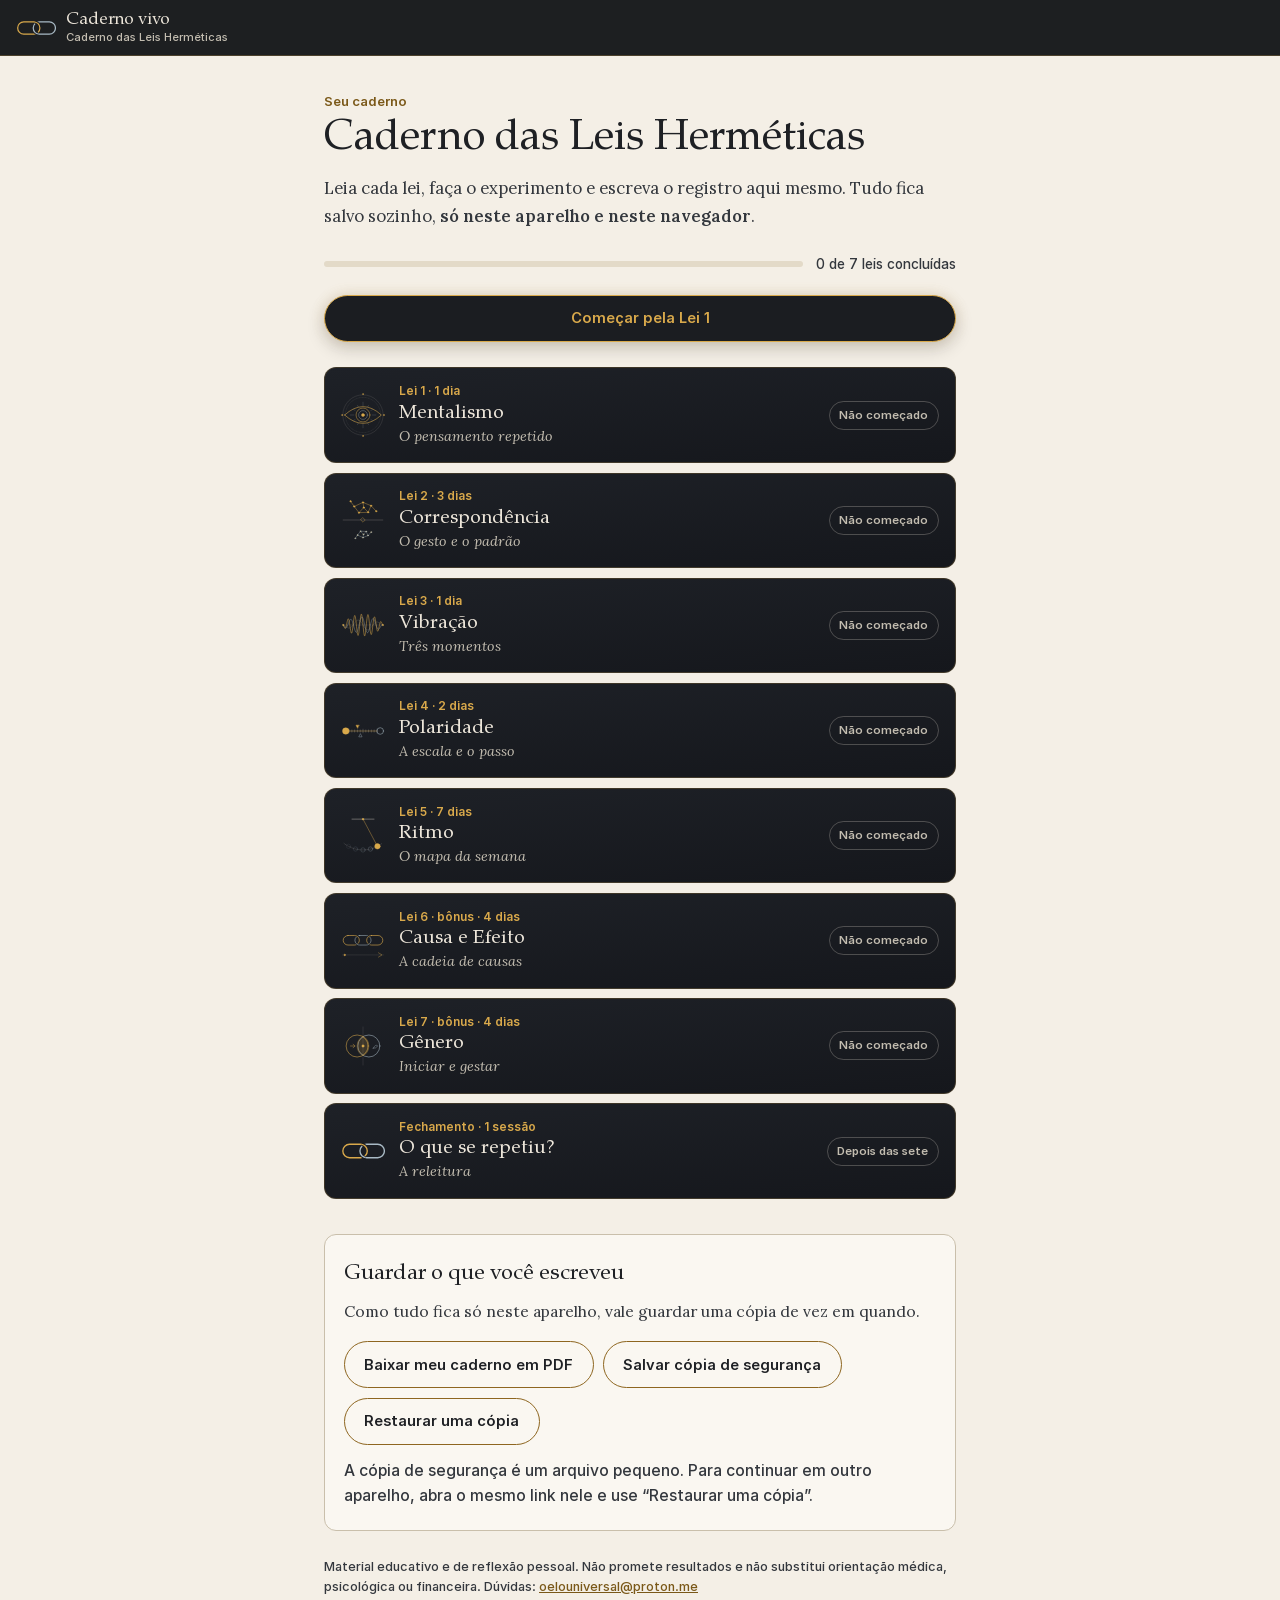
<file: site/caderno-vdx9g64y1a.html>
<!DOCTYPE html>
<html lang="pt-BR">
<head>
  <meta charset="utf-8">
  <meta name="viewport" content="width=device-width, initial-scale=1.0, viewport-fit=cover">
  <link rel="icon" href="favicon.ico" sizes="any">
  <link rel="icon" href="favicon.svg" type="image/svg+xml">
  <link rel="apple-touch-icon" href="apple-touch-icon.png">
  <meta name="theme-color" content="#14161A">
  <!-- Área de quem comprou: link reservado, fora dos buscadores -->
  <meta name="robots" content="noindex, nofollow, noarchive">
  <meta name="referrer" content="no-referrer">
  <title>Caderno vivo · O Elo Universal</title>
  <link rel="stylesheet" href="css/tokens.css?v=6">
  <link rel="stylesheet" href="css/caderno-vivo.css?v=1">
</head>
<body>
  <a class="cv-pular" href="#cv-conteudo">Pular para o conteúdo</a>

  <header class="cv-topo">
    <a class="cv-logo" href="#inicio" aria-label="Início do caderno">
      <img src="assets/svg/marca-elo_escuro.svg" alt="" width="40" height="20">
      <span><b>Caderno vivo</b><small>Caderno das Leis Herméticas</small></span>
    </a>
    <span class="cv-salvo" id="cv-salvo" role="status" aria-live="polite"></span>
    <a class="cv-topo-sumario" href="#inicio">Sumário</a>
  </header>

  <div class="cv-aviso-app" id="cv-aviso-app" hidden>
    <p><b>Você está no navegador de um aplicativo.</b> Ele pode apagar o que você escrever. Para guardar suas anotações, abra este link no Chrome ou no Safari: toque nos três pontinhos e escolha “Abrir no navegador”.</p>
    <button type="button" id="cv-aviso-app-fechar">Entendi</button>
  </div>

  <main id="cv-conteudo" class="cv-conteudo" tabindex="-1">
    <p class="cv-carregando">Abrindo o seu caderno…</p>
  </main>

  <noscript><p class="cv-noscript">O Caderno vivo precisa de JavaScript ligado no navegador. Se preferir, use o caderno em PDF que veio com a sua compra.</p></noscript>

  <script src="js/caderno-vivo.js?v=1" data-dados="data/caderno-vdx9g64y1a.json"></script>
</body>
</html>
</file>
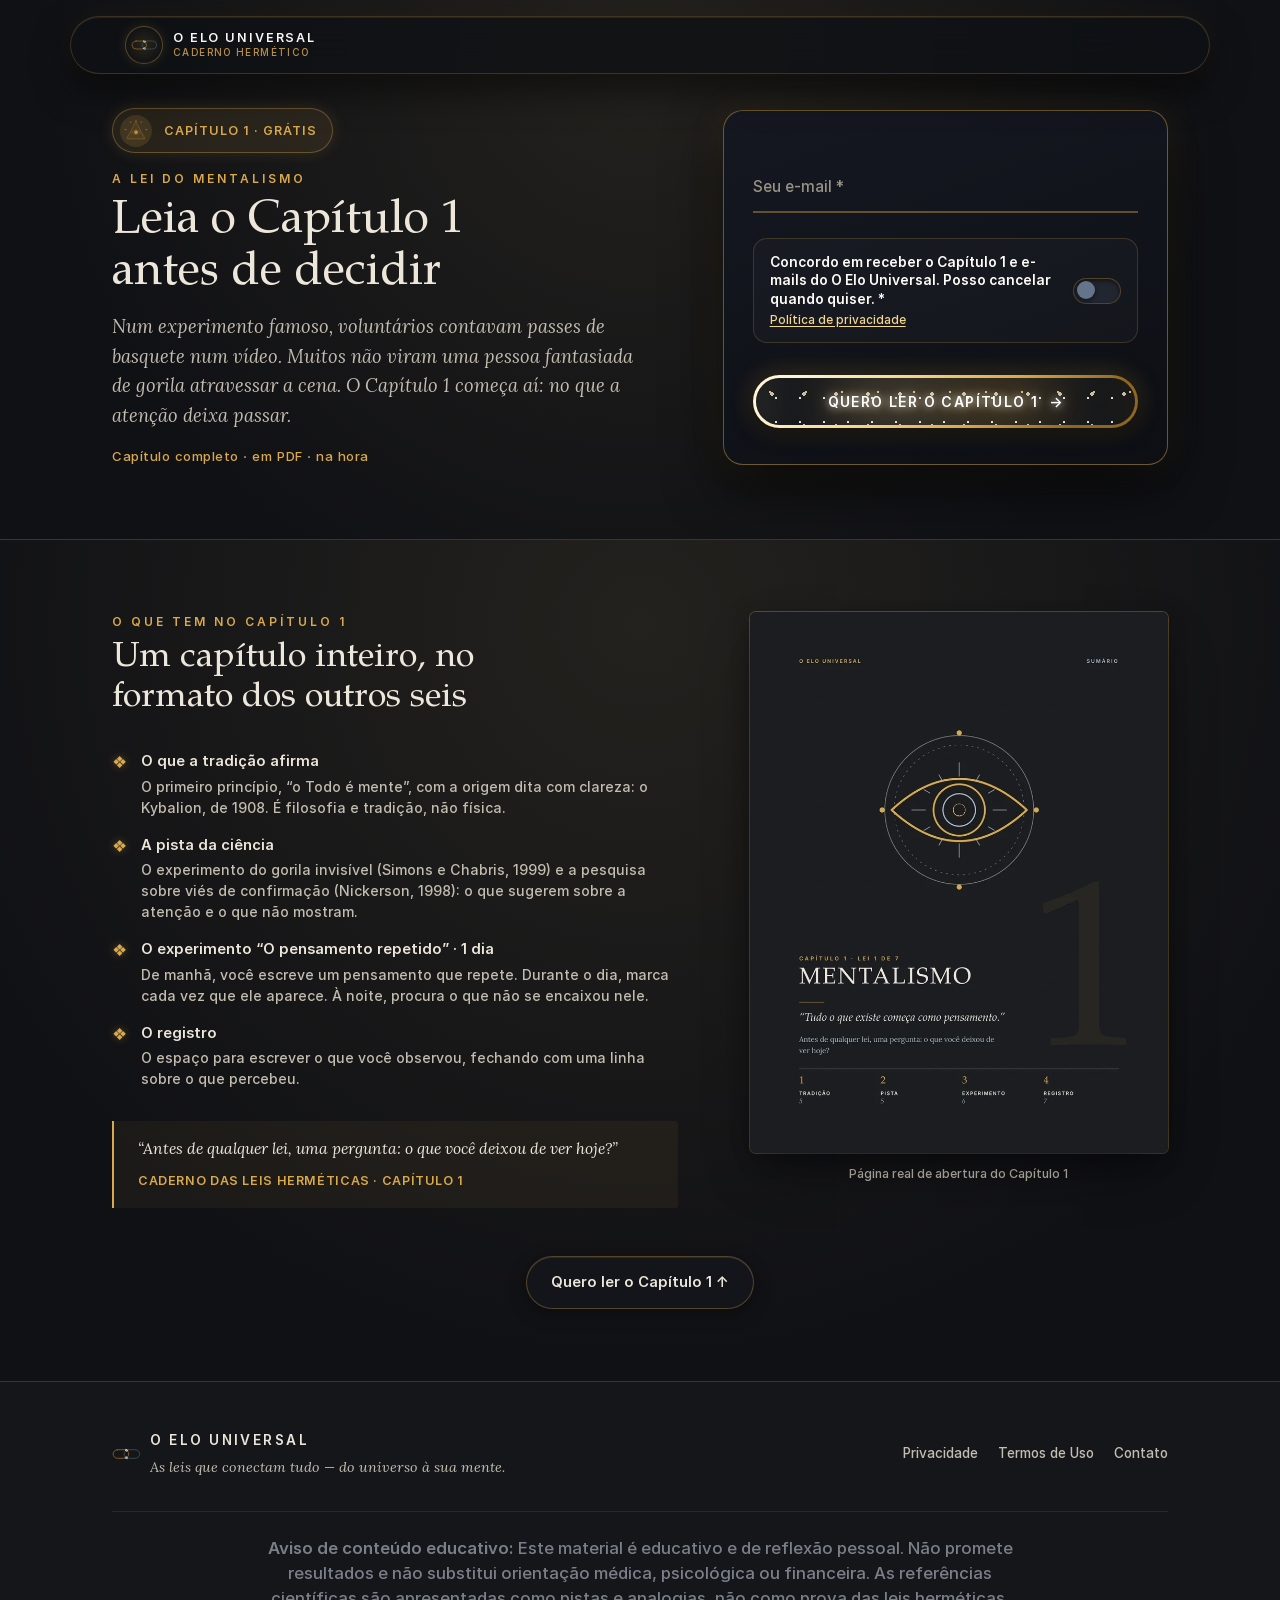
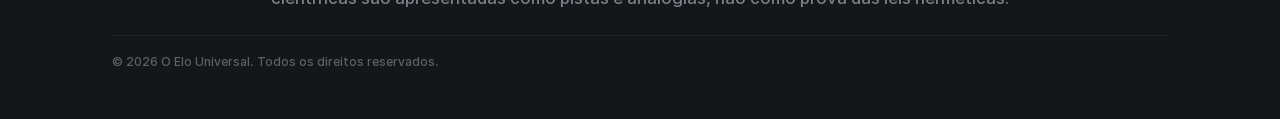
<file: site/capitulo-1.html>
<!DOCTYPE html>
<html lang="pt-BR">
<head>
  <meta charset="utf-8">
  <meta name="viewport" content="width=device-width, initial-scale=1.0">
  <link rel="icon" href="favicon.ico" sizes="any">
  <link rel="icon" href="favicon.svg" type="image/svg+xml">
  <link rel="apple-touch-icon" href="apple-touch-icon.png">
  <meta name="theme-color" content="#14161A">
  <title>Capítulo 1 grátis · O Elo Universal</title>
  <meta name="description" content="Leia o Capítulo 1 do Caderno das Leis Herméticas antes de decidir: a Lei do Mentalismo, a pista do gorila invisível e um experimento de um dia.">

  <!-- Open Graph / Compartilhamento -->
  <meta property="og:title" content="Capítulo 1 grátis · Caderno das Leis Herméticas">
  <meta property="og:description" content="A Lei do Mentalismo, completa: o que a tradição afirma, a pista do gorila invisível e um experimento de um dia.">
  <meta property="og:type" content="website">
  <meta property="og:url" content="https://o-elo-universal.vercel.app/capitulo-1">
  <meta property="og:site_name" content="O Elo Universal">
  <meta property="og:locale" content="pt_BR">
  <meta property="og:image" content="https://o-elo-universal.vercel.app/assets/img/og-capitulo-1.jpg">
  <meta property="og:image:secure_url" content="https://o-elo-universal.vercel.app/assets/img/og-capitulo-1.jpg">
  <meta property="og:image:type" content="image/jpeg">
  <meta property="og:image:width" content="1200">
  <meta property="og:image:height" content="630">
  <meta property="og:image:alt" content="Capítulo 1 grátis do Caderno das Leis Herméticas: página de abertura da Lei do Mentalismo">
  <meta name="twitter:card" content="summary_large_image">
  <link rel="canonical" href="https://o-elo-universal.vercel.app/capitulo-1">

  <link rel="preload" href="assets/fonts/Inter-SemiBold.woff" as="font" type="font/woff" crossorigin>
  <link rel="preload" href="assets/fonts/Pagella-Regular.woff" as="font" type="font/woff" crossorigin>
  <link rel="preload" href="assets/fonts/Lora-Regular.woff" as="font" type="font/woff" crossorigin>

  <link rel="stylesheet" href="css/tokens.css?v=6">
  <link rel="stylesheet" href="css/base.css?v=7">
  <link rel="stylesheet" href="css/components.css?v=30">
</head>
<body class="page-captura">
  <!--
    Página de captura (um único objetivo: o e-mail).
    Sem botão de compra, sem menu. O formulário usa o mesmo tratamento de main.js
    (formulário #form-capitulo) e, no sucesso, leva para obrigado.html.
  -->
  <a href="#captura" class="skip-link">Pular para o conteúdo principal</a>

  <div class="dev-banner dev-only" id="dev-banner">
    <div>
      <span class="dev-banner-badge">Dev</span>
      <span>Página de captura do Capítulo 1. Pendências de config.js aparecem marcadas em amarelo.</span>
    </div>
  </div>

  <header class="site-header" id="site-header">
    <div class="container header-container">
      <div class="brand-link" aria-label="O Elo Universal">
        <span class="brand-seal" aria-hidden="true">
          <img src="assets/svg/marca-elo_claro.svg" alt="" class="brand-logo" width="30" height="30">
        </span>
        <div class="brand-text-block">
          <span class="brand-text">O Elo Universal</span>
          <span class="brand-edition">Caderno Hermético</span>
        </div>
      </div>
    </div>
  </header>

  <main id="main-content">
    <!-- 1. Promessa + formulário (no celular, o formulário entra logo após o título) -->
    <section id="captura" class="section section-dark isca-iniciatica-section lead-hero" data-track="view_secao">
      <div class="container">
        <div class="isca-grid">
          <div class="isca-grimorio-col">
            <div class="isca-seal-badge">
              <img src="assets/svg/simbolo-olho.svg" alt="" class="isca-eye-svg" width="32" height="32">
              <span class="isca-badge-text">Capítulo 1 · grátis</span>
            </div>

            <span class="section-kicker">A Lei do Mentalismo</span>
            <h1 class="section-title lead-title">Leia o Capítulo 1 antes de decidir</h1>

            <p class="section-lead">
              Num experimento famoso, voluntários contavam passes de basquete num vídeo. Muitos não viram uma pessoa fantasiada de gorila atravessar a cena. O Capítulo 1 começa aí: no que a atenção deixa passar.
            </p>

            <p class="lead-meta">Capítulo completo · em PDF · na hora</p>
          </div>

          <div class="isca-form-col">
            <div class="altar-form-card">
              <form id="form-capitulo" class="altar-form" aria-label="Receber o Capítulo 1 por e-mail" novalidate>
                <div class="form__group">
                  <input type="email" id="lead-email" name="email" class="form__field" placeholder=" " required autocomplete="email">
                  <label for="lead-email" class="form__label">Seu e-mail *</label>
                </div>

                <!-- Consentimento LGPD: único, desmarcado por padrão (Briefing 6.8) -->
                <div class="form-toggles-wrapper">
                  <label class="toggle-control-label" for="lead-consent">
                    <span class="toggle-text">
                      <span class="toggle-title" id="lead-consent-texto">Concordo em receber o Capítulo 1 e e-mails do O Elo Universal. Posso cancelar quando quiser. *</span>
                      <small class="toggle-subtext"><a href="/privacidade" target="_blank" rel="noopener" class="toggle-link">Política de privacidade</a></small>
                    </span>
                    <div class="toggle-switch-wrapper">
                      <input type="checkbox" id="lead-consent" name="consentimento" class="toggle-input" required>
                      <span class="toggle-slider" aria-hidden="true"></span>
                    </div>
                  </label>
                </div>

                <button type="submit" class="btn-primary btn-cosmic-stars altar-submit-btn" data-track="form_tentativa">
                  <div class="stars-container" aria-hidden="true">
                    <div class="stars-field"></div>
                  </div>
                  <div class="glow-aura" aria-hidden="true">
                    <div class="glow-circle"></div>
                    <div class="glow-circle"></div>
                  </div>
                  <strong class="btn-label">
                    <span>Quero ler o Capítulo 1</span>
                    <span class="btn-arrow" aria-hidden="true">→</span>
                  </strong>
                </button>

                <div id="form-feedback" class="form-status" role="alert" aria-live="polite"></div>
              </form>
            </div>
          </div>
        </div>
      </div>
    </section>

    <!-- 2. O que tem dentro (texto do content.json, Capítulo 1) -->
    <section id="dentro" class="section section-dark isca-iniciatica-section lead-detalhe" data-track="view_secao">
      <div class="container">
        <div class="lead-detalhe-grid">
          <div>
            <span class="section-kicker">O que tem no Capítulo 1</span>
            <h2 class="section-title">Um capítulo inteiro, no formato dos outros seis</h2>

            <div class="isca-pilares-lista">
              <div class="isca-pilar-item">
                <span class="isca-pilar-icone" aria-hidden="true">❖</span>
                <div>
                  <strong>O que a tradição afirma</strong>
                  <p>O primeiro princípio, “o Todo é mente”, com a origem dita com clareza: o Kybalion, de 1908. É filosofia e tradição, não física.</p>
                </div>
              </div>
              <div class="isca-pilar-item">
                <span class="isca-pilar-icone" aria-hidden="true">❖</span>
                <div>
                  <strong>A pista da ciência</strong>
                  <p>O experimento do gorila invisível (Simons e Chabris, 1999) e a pesquisa sobre viés de confirmação (Nickerson, 1998): o que sugerem sobre a atenção e o que não mostram.</p>
                </div>
              </div>
              <div class="isca-pilar-item">
                <span class="isca-pilar-icone" aria-hidden="true">❖</span>
                <div>
                  <strong>O experimento “O pensamento repetido” · 1 dia</strong>
                  <p>De manhã, você escreve um pensamento que repete. Durante o dia, marca cada vez que ele aparece. À noite, procura o que não se encaixou nele.</p>
                </div>
              </div>
              <div class="isca-pilar-item">
                <span class="isca-pilar-icone" aria-hidden="true">❖</span>
                <div>
                  <strong>O registro</strong>
                  <p>O espaço para escrever o que você observou, fechando com uma linha sobre o que percebeu.</p>
                </div>
              </div>
            </div>

            <div class="isca-quote-box">
              <p>“Antes de qualquer lei, uma pergunta: o que você deixou de ver hoje?”</p>
              <span>Caderno das Leis Herméticas · Capítulo 1</span>
            </div>
          </div>

          <div class="notebook-sample-frame lead-amostra">
            <div class="sample-page-binder dark-page">
              <img src="assets/img/amostra_p4.webp" alt="Página de abertura do Capítulo 1 (Lei do Mentalismo) do Caderno das Leis Herméticas, com o ornamento da lei e os quatro passos do capítulo" class="amostra-img" width="800" height="1035" loading="lazy">
            </div>
            <p class="amostra-caption">Página real de abertura do Capítulo 1</p>
          </div>
        </div>

        <div class="lead-repeat-cta">
          <a href="#captura" class="btn-secondary" data-track="clique_cta_secundario" data-track-local="captura_rodape">Quero ler o Capítulo 1 ↑</a>
        </div>
      </div>
    </section>
  </main>

  <footer id="rodape" class="site-footer">
    <div class="container">
      <div class="footer-top">
        <div class="footer-brand">
          <img src="assets/svg/marca-elo_claro.svg" alt="" width="28" height="28" loading="lazy">
          <div>
            <span class="footer-brand-text">O Elo Universal</span>
            <p class="footer-tagline">As leis que conectam tudo — do universo à sua mente.</p>
          </div>
        </div>
        <nav class="footer-nav" aria-label="Links legais">
          <a href="/privacidade">Privacidade</a>
          <a href="/termos">Termos de Uso</a>
          <a href="mailto:oelouniversal@proton.me">Contato</a>
        </nav>
      </div>

      <div class="footer-disclaimer">
        <p>
          <strong>Aviso de conteúdo educativo:</strong> Este material é educativo e de reflexão pessoal. Não promete resultados e não substitui orientação médica, psicológica ou financeira. As referências científicas são apresentadas como pistas e analogias, não como prova das leis herméticas.
        </p>
      </div>

      <div class="footer-bottom">
        <span>© 2026 O Elo Universal. Todos os direitos reservados.</span>
      </div>
    </div>
  </footer>

  <script src="js/config.js?v=25"></script>
  <script src="js/tracking.js?v=24"></script>
  <script src="js/main.js?v=27"></script>
</body>
</html>
</file>
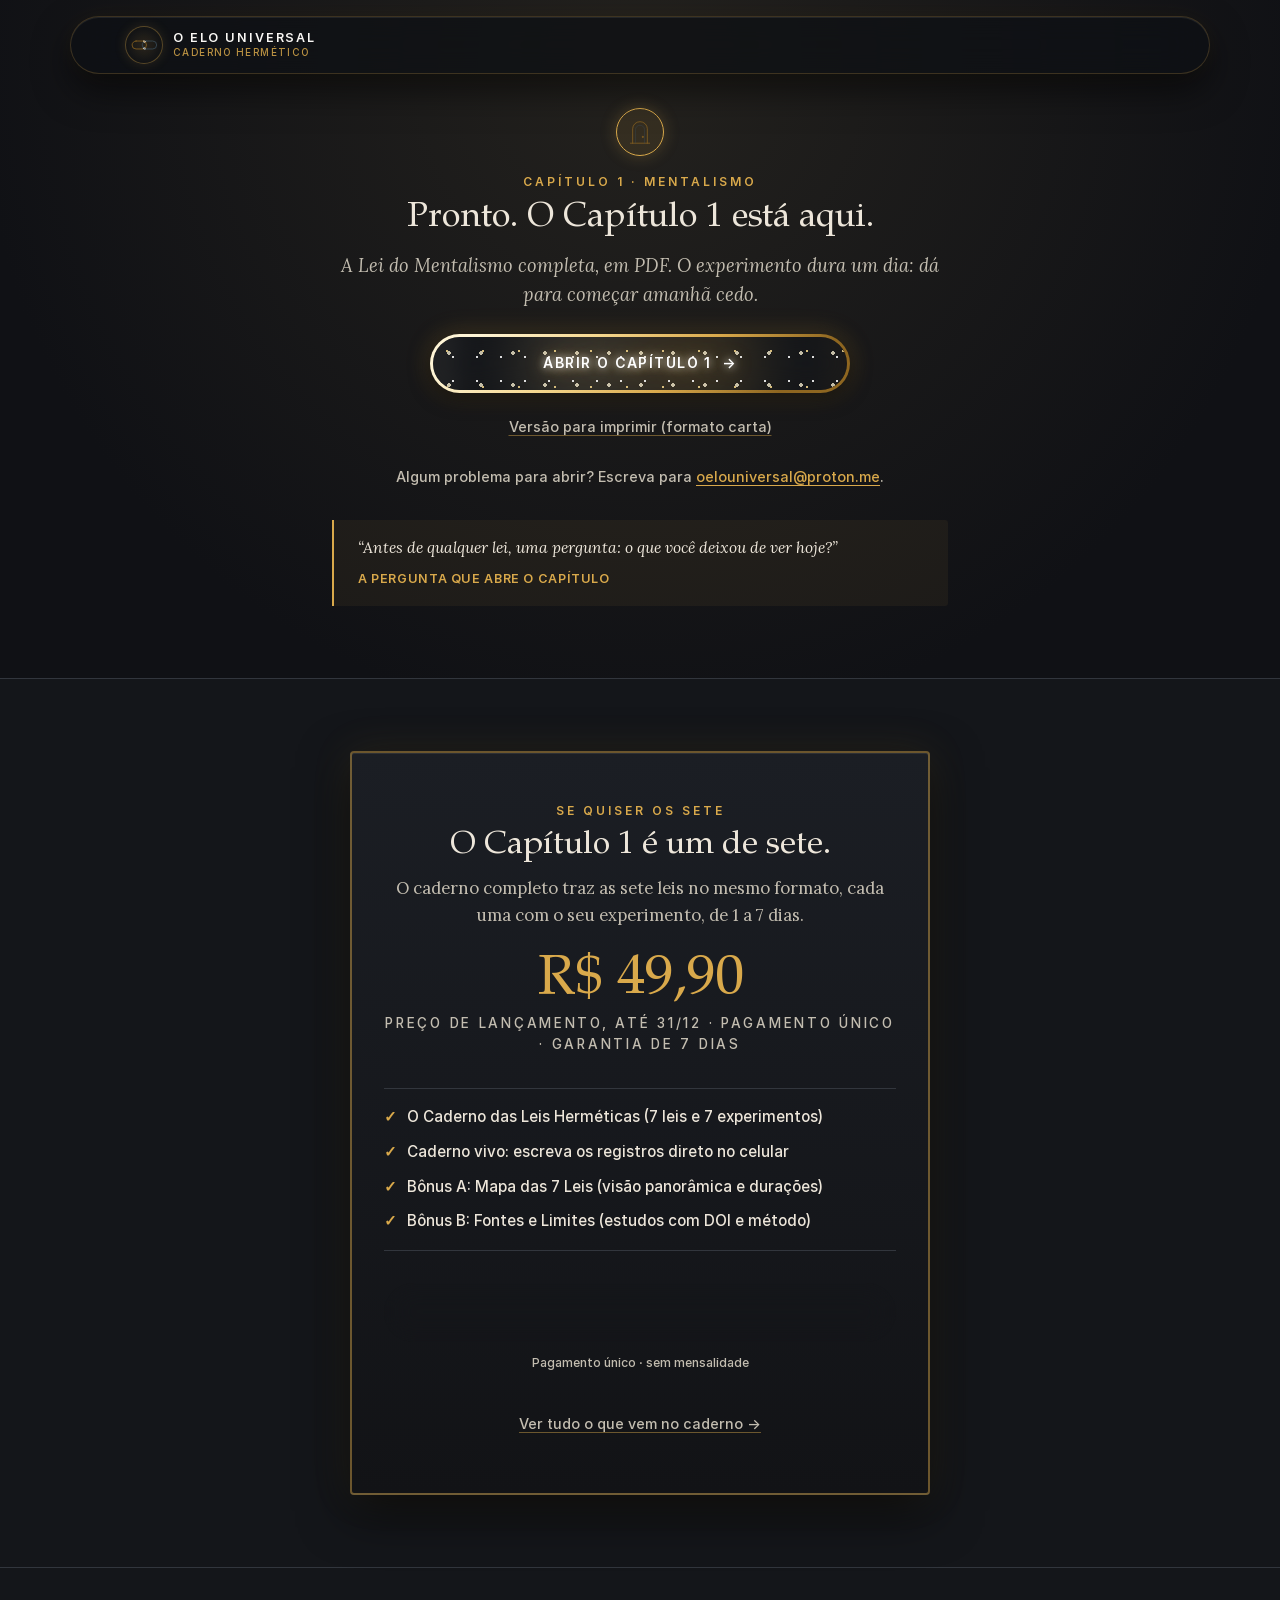
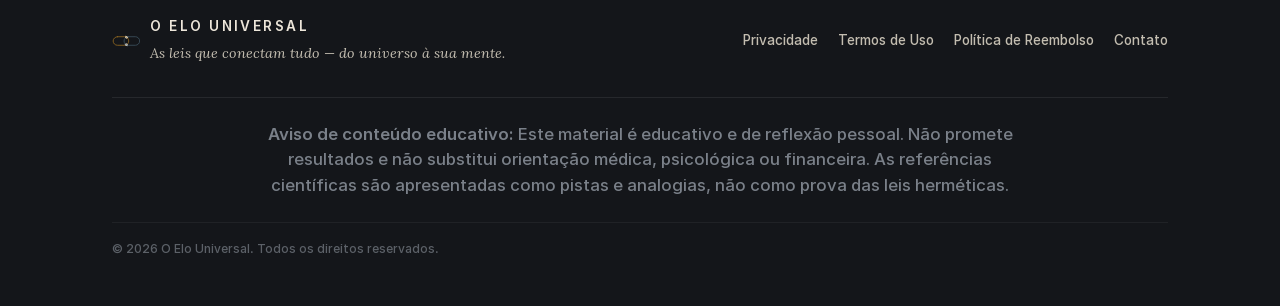
<file: site/obrigado.html>
<!DOCTYPE html>
<html lang="pt-BR">
<head>
  <meta charset="utf-8">
  <meta name="viewport" content="width=device-width, initial-scale=1.0">
  <link rel="icon" href="favicon.ico" sizes="any">
  <link rel="icon" href="favicon.svg" type="image/svg+xml">
  <link rel="apple-touch-icon" href="apple-touch-icon.png">
  <meta name="theme-color" content="#14161A">
  <title>Recebido · O Elo Universal</title>
  <meta name="robots" content="noindex, follow">

  <link rel="preload" href="assets/fonts/Inter-SemiBold.woff" as="font" type="font/woff" crossorigin>
  <link rel="preload" href="assets/fonts/Pagella-Regular.woff" as="font" type="font/woff" crossorigin>
  <link rel="preload" href="assets/fonts/Lora-Regular.woff" as="font" type="font/woff" crossorigin>

  <link rel="stylesheet" href="css/tokens.css?v=6">
  <link rel="stylesheet" href="css/base.css?v=7">
  <link rel="stylesheet" href="css/components.css?v=30">
</head>
<body class="page-obrigado">
  <!--
    Página de obrigado da captura (não da compra).
    Confirma o pedido sem prometer prazo de entrega e, só então, apresenta o caderno.
  -->
  <a href="#obrigado" class="skip-link">Pular para o conteúdo principal</a>

  <div class="dev-banner dev-only" id="dev-banner">
    <div>
      <span class="dev-banner-badge">Dev</span>
      <span>Página de obrigado da captura. Pendências de config.js aparecem marcadas em amarelo.</span>
    </div>
  </div>

  <header class="site-header" id="site-header">
    <div class="container header-container">
      <a href="/" class="brand-link" aria-label="O Elo Universal — página do caderno">
        <span class="brand-seal" aria-hidden="true">
          <img src="assets/svg/marca-elo_claro.svg" alt="" class="brand-logo" width="30" height="30">
        </span>
        <div class="brand-text-block">
          <span class="brand-text">O Elo Universal</span>
          <span class="brand-edition">Caderno Hermético</span>
        </div>
      </a>
    </div>
  </header>

  <main id="main-content">
    <!-- 1. Confirmação -->
    <section id="obrigado" class="section section-dark isca-iniciatica-section obrigado-section" data-track="view_secao">
      <div class="container obrigado-container">
        <div class="altar-door-icon obrigado-icon" aria-hidden="true">
          <img src="assets/svg/glifo-porta_claro.svg" alt="" width="22" height="28">
        </div>
        <span class="section-kicker">Capítulo 1 · Mentalismo</span>
        <h1 class="section-title">Pronto. O Capítulo 1 está aqui.</h1>
        <p class="section-lead">
          A Lei do Mentalismo completa, em PDF. O experimento dura um dia: dá para começar amanhã cedo.
        </p>

        <div class="obrigado-download">
          <a href="downloads/capitulo-1-o-elo-universal.pdf" class="btn-primary btn-cosmic-stars obrigado-download-btn" data-track="abre_capitulo1" data-track-local="celular">
            <div class="stars-container" aria-hidden="true">
              <div class="stars-field"></div>
            </div>
            <div class="glow-aura" aria-hidden="true">
              <div class="glow-circle"></div>
              <div class="glow-circle"></div>
            </div>
            <strong class="btn-label">
              <span>Abrir o Capítulo 1</span>
              <span class="btn-arrow" aria-hidden="true">→</span>
            </strong>
          </a>
          <a href="downloads/capitulo-1-o-elo-universal-impressao.pdf" class="link-discreto" data-track="abre_capitulo1" data-track-local="impressao">Versão para imprimir (formato carta)</a>
        </div>

        <p class="obrigado-contato">
          Algum problema para abrir? Escreva para <a href="mailto:oelouniversal@proton.me">oelouniversal@proton.me</a>.
        </p>

        <div class="isca-quote-box obrigado-quote">
          <p>“Antes de qualquer lei, uma pergunta: o que você deixou de ver hoje?”</p>
          <span>A pergunta que abre o capítulo</span>
        </div>
      </div>
    </section>

    <!-- 2. O caderno completo (oferta, depois da entrega confirmada) -->
    <section id="preco" class="section section-dark obrigado-oferta" data-track="view_secao">
      <div class="container">
        <div class="preco-card">
          <span class="section-kicker">Se quiser os sete</span>
          <h2 class="obrigado-oferta-title">O Capítulo 1 é um de sete.</h2>
          <p class="obrigado-oferta-lead">O caderno completo traz as sete leis no mesmo formato, cada uma com o seu experimento, de 1 a 7 dias.</p>

          <div class="preco-valor" data-preco>R$ 49,90</div>
          <div class="preco-tipo"><span data-lancamento>Preço de lançamento, até 31/12 · </span>Pagamento único · Garantia de 7 dias</div>

          <ul class="preco-recap">
            <li>O Caderno das Leis Herméticas (7 leis e 7 experimentos)</li>
            <li>Caderno vivo: escreva os registros direto no celular</li>
            <li>Bônus A: Mapa das 7 Leis (visão panorâmica e durações)</li>
            <li>Bônus B: Fontes e Limites (estudos com DOI e método)</li>
          </ul>

          <a href="https://checkout.wiven.com.br/checkout/cmwgi7hp1004901pwfzy4sq1q?offer=3V9KZ68" class="btn-primary btn-cosmic-stars cta-checkout" style="width: 100%; font-size: 1.05rem;" data-track="clique_cta_primario" data-track-local="obrigado" rel="noopener noreferrer">
            <div class="stars-container" aria-hidden="true">
              <div class="stars-field"></div>
            </div>
            <div class="glow-aura" aria-hidden="true">
              <div class="glow-circle"></div>
              <div class="glow-circle"></div>
            </div>
            <strong class="btn-label">
              <span>Quero o caderno</span>
              <span class="btn-arrow" aria-hidden="true">→</span>
            </strong>
          </a>
          <p class="preco-microcopy">Pagamento único · sem mensalidade</p>

          <ul class="preco-config-lines">
            <li data-config="GARANTIA_TEXTO" hidden></li>
            <li data-config="PAGAMENTO_FORMAS_TEXTO" hidden></li>
            <li data-config="ENTREGA_TEXTO" hidden></li>
          </ul>

          <a href="/#oferta" class="link-discreto obrigado-ver-mais">Ver tudo o que vem no caderno →</a>
        </div>
      </div>
    </section>
  </main>

  <footer id="rodape" class="site-footer">
    <div class="container">
      <div class="footer-top">
        <div class="footer-brand">
          <img src="assets/svg/marca-elo_claro.svg" alt="" width="28" height="28" loading="lazy">
          <div>
            <span class="footer-brand-text">O Elo Universal</span>
            <p class="footer-tagline">As leis que conectam tudo — do universo à sua mente.</p>
          </div>
        </div>
        <nav class="footer-nav" aria-label="Links legais">
          <a href="/privacidade">Privacidade</a>
          <a href="/termos">Termos de Uso</a>
          <a href="/reembolso">Política de Reembolso</a>
          <a href="mailto:oelouniversal@proton.me">Contato</a>
        </nav>
      </div>

      <div class="footer-disclaimer">
        <p>
          <strong>Aviso de conteúdo educativo:</strong> Este material é educativo e de reflexão pessoal. Não promete resultados e não substitui orientação médica, psicológica ou financeira. As referências científicas são apresentadas como pistas e analogias, não como prova das leis herméticas.
        </p>
      </div>

      <div class="footer-bottom">
        <span>© 2026 O Elo Universal. Todos os direitos reservados.</span>
      </div>
    </div>
  </footer>

  <script src="js/config.js?v=25"></script>
  <script src="js/tracking.js?v=24"></script>
  <script src="js/main.js?v=27"></script>
</body>
</html>
</file>
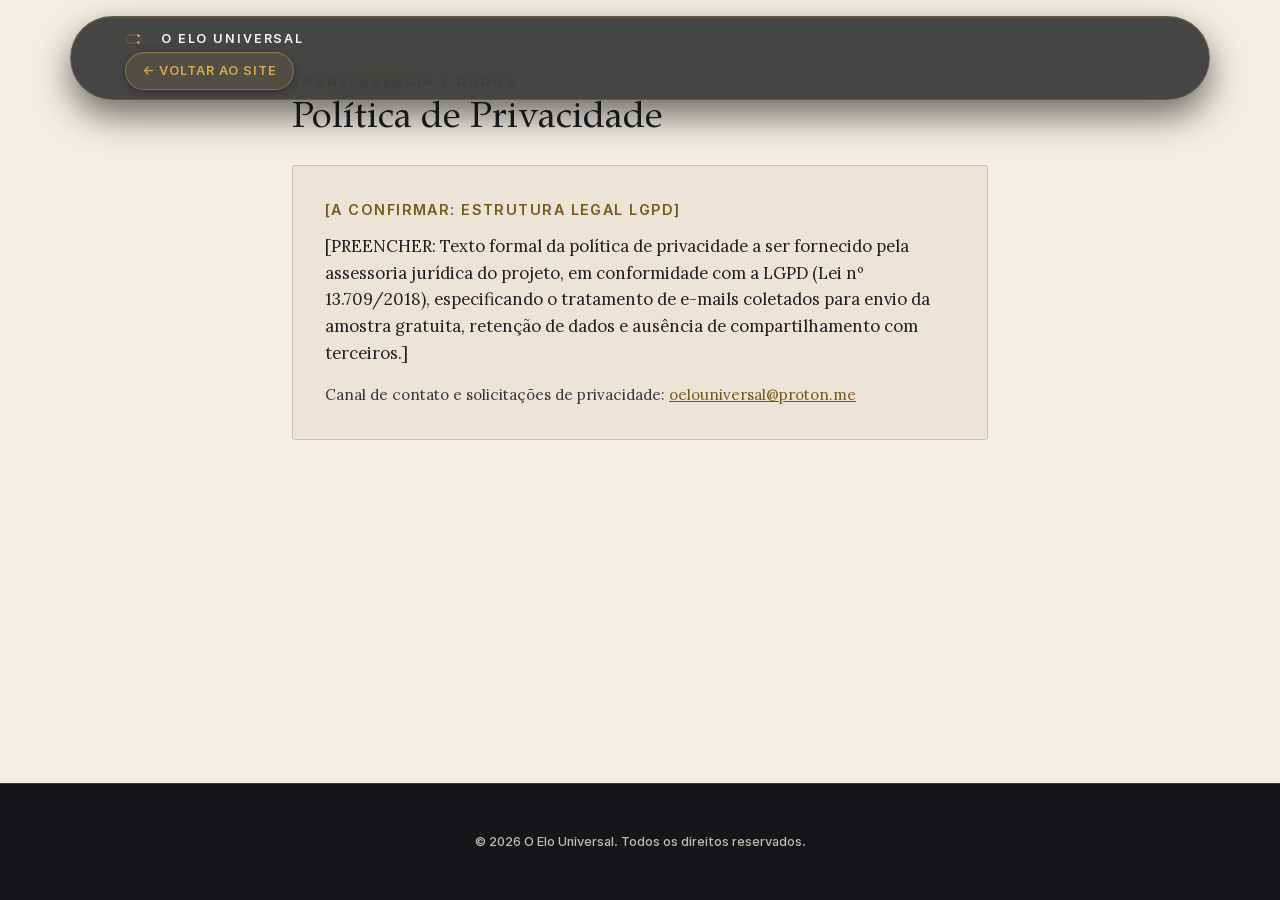
<file: site/privacidade.html>
<!DOCTYPE html>
<html lang="pt-BR">
<head>
  <meta charset="utf-8">
  <meta name="viewport" content="width=device-width, initial-scale=1.0">
  <link rel="icon" href="favicon.ico" sizes="any">
  <link rel="icon" href="favicon.svg" type="image/svg+xml">
  <link rel="apple-touch-icon" href="apple-touch-icon.png">
  <meta name="theme-color" content="#14161A">
  <title>Política de Privacidade — O Elo Universal</title>
  <meta name="robots" content="noindex, follow">
  <link rel="stylesheet" href="css/tokens.css">
  <link rel="stylesheet" href="css/base.css">
  <link rel="stylesheet" href="css/components.css">
</head>
<body class="section-light" style="min-height: 100vh; display: flex; flex-direction: column;">
  <header class="site-header">
    <div class="container">
      <a href="/" class="brand-link" aria-label="Voltar para a página inicial">
        <img src="assets/svg/marca-elo_claro.svg" alt="Marca do Elo" class="brand-logo" width="32" height="32">
        <span class="brand-text">O Elo Universal</span>
      </a>
      <a href="/" class="header-cta" style="font-size: 0.8rem;">
        ← Voltar ao site
      </a>
    </div>
  </header>

  <main class="container" style="padding-top: var(--space-3xl); padding-bottom: var(--space-3xl); flex: 1; max-width: 760px;">
    <span class="section-kicker">Transparência e Dados</span>
    <h1 style="font-size: 2.25rem; margin-bottom: var(--space-md); color: var(--color-tinta);">Política de Privacidade</h1>
    
    <div style="background-color: #ECE5D7; border: 1px solid var(--color-rule); border-radius: var(--radius-sm); padding: var(--space-xl); margin-top: var(--space-lg);">
      <p style="font-family: var(--font-ui); font-size: 0.9rem; color: var(--color-ambar-700); font-weight: 600; text-transform: uppercase; letter-spacing: 0.1em; margin-bottom: var(--space-sm);">
        [A CONFIRMAR: ESTRUTURA LEGAL LGPD]
      </p>
      <p style="font-size: 1.05rem; line-height: 1.6; color: var(--color-tinta);">
        [PREENCHER: Texto formal da política de privacidade a ser fornecido pela assessoria jurídica do projeto, em conformidade com a LGPD (Lei nº 13.709/2018), especificando o tratamento de e-mails coletados para envio da amostra gratuita, retenção de dados e ausência de compartilhamento com terceiros.]
      </p>
      <p style="font-size: 0.95rem; color: var(--color-tinta-suave); margin-top: var(--space-md);">
        Canal de contato e solicitações de privacidade: <a href="mailto:oelouniversal@proton.me" style="color: var(--color-ambar-700); text-decoration: underline;">oelouniversal@proton.me</a>
      </p>
    </div>
  </main>

  <footer class="site-footer">
    <div class="container" style="text-align: center;">
      <p style="font-size: 0.8rem; color: var(--color-osso-mute);">© 2026 O Elo Universal. Todos os direitos reservados.</p>
    </div>
  </footer>
</body>
</html>
</file>
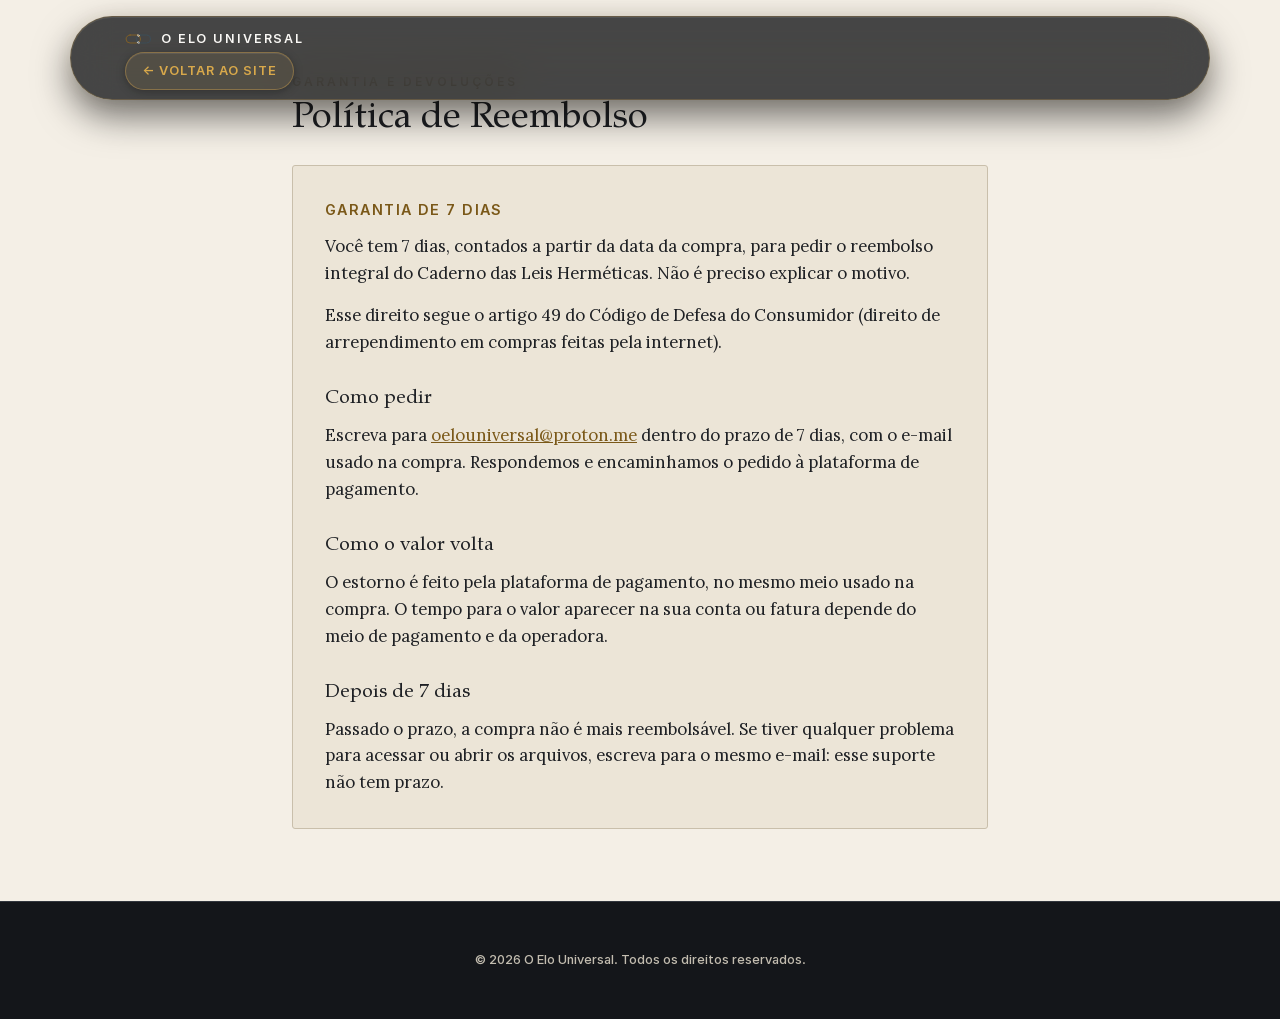
<file: site/reembolso.html>
<!DOCTYPE html>
<html lang="pt-BR">
<head>
  <meta charset="utf-8">
  <meta name="viewport" content="width=device-width, initial-scale=1.0">
  <link rel="icon" href="favicon.ico" sizes="any">
  <link rel="icon" href="favicon.svg" type="image/svg+xml">
  <link rel="apple-touch-icon" href="apple-touch-icon.png">
  <meta name="theme-color" content="#14161A">
  <title>Política de Reembolso — O Elo Universal</title>
  <meta name="robots" content="noindex, follow">
  <link rel="stylesheet" href="css/tokens.css">
  <link rel="stylesheet" href="css/base.css">
  <link rel="stylesheet" href="css/components.css">
</head>
<body class="section-light" style="min-height: 100vh; display: flex; flex-direction: column;">
  <header class="site-header">
    <div class="container">
      <a href="/" class="brand-link" aria-label="Voltar para a página inicial">
        <img src="assets/svg/marca-elo_claro.svg" alt="Marca do Elo" class="brand-logo" width="32" height="32">
        <span class="brand-text">O Elo Universal</span>
      </a>
      <a href="/" class="header-cta" style="font-size: 0.8rem;">
        ← Voltar ao site
      </a>
    </div>
  </header>

  <main class="container" style="padding-top: var(--space-3xl); padding-bottom: var(--space-3xl); flex: 1; max-width: 760px;">
    <span class="section-kicker">Garantia e Devoluções</span>
    <h1 style="font-size: 2.25rem; margin-bottom: var(--space-md); color: var(--color-tinta);">Política de Reembolso</h1>
    
    <div style="background-color: #ECE5D7; border: 1px solid var(--color-rule); border-radius: var(--radius-sm); padding: var(--space-xl); margin-top: var(--space-lg);">
      <p style="font-family: var(--font-ui); font-size: 0.9rem; color: var(--color-ambar-700); font-weight: 600; text-transform: uppercase; letter-spacing: 0.1em; margin-bottom: var(--space-sm);">
        Garantia de 7 dias
      </p>
      <p style="font-size: 1.05rem; line-height: 1.6; color: var(--color-tinta);">
        Você tem 7 dias, contados a partir da data da compra, para pedir o reembolso integral do Caderno das Leis Herméticas. Não é preciso explicar o motivo.
      </p>
      <p style="font-size: 1.05rem; line-height: 1.6; color: var(--color-tinta); margin-top: var(--space-md);">
        Esse direito segue o artigo 49 do Código de Defesa do Consumidor (direito de arrependimento em compras feitas pela internet).
      </p>

      <h2 style="font-size: 1.2rem; margin-top: var(--space-xl); margin-bottom: var(--space-sm); color: var(--color-tinta);">Como pedir</h2>
      <p style="font-size: 1.05rem; line-height: 1.6; color: var(--color-tinta);">
        Escreva para <a href="mailto:oelouniversal@proton.me" style="color: var(--color-ambar-700); text-decoration: underline;">oelouniversal@proton.me</a> dentro do prazo de 7 dias, com o e-mail usado na compra. Respondemos e encaminhamos o pedido à plataforma de pagamento.
      </p>

      <h2 style="font-size: 1.2rem; margin-top: var(--space-xl); margin-bottom: var(--space-sm); color: var(--color-tinta);">Como o valor volta</h2>
      <p style="font-size: 1.05rem; line-height: 1.6; color: var(--color-tinta);">
        O estorno é feito pela plataforma de pagamento, no mesmo meio usado na compra. O tempo para o valor aparecer na sua conta ou fatura depende do meio de pagamento e da operadora.
      </p>

      <h2 style="font-size: 1.2rem; margin-top: var(--space-xl); margin-bottom: var(--space-sm); color: var(--color-tinta);">Depois de 7 dias</h2>
      <p style="font-size: 1.05rem; line-height: 1.6; color: var(--color-tinta);">
        Passado o prazo, a compra não é mais reembolsável. Se tiver qualquer problema para acessar ou abrir os arquivos, escreva para o mesmo e-mail: esse suporte não tem prazo.
      </p>
    </div>
  </main>

  <footer class="site-footer">
    <div class="container" style="text-align: center;">
      <p style="font-size: 0.8rem; color: var(--color-osso-mute);">© 2026 O Elo Universal. Todos os direitos reservados.</p>
    </div>
  </footer>
</body>
</html>
</file>
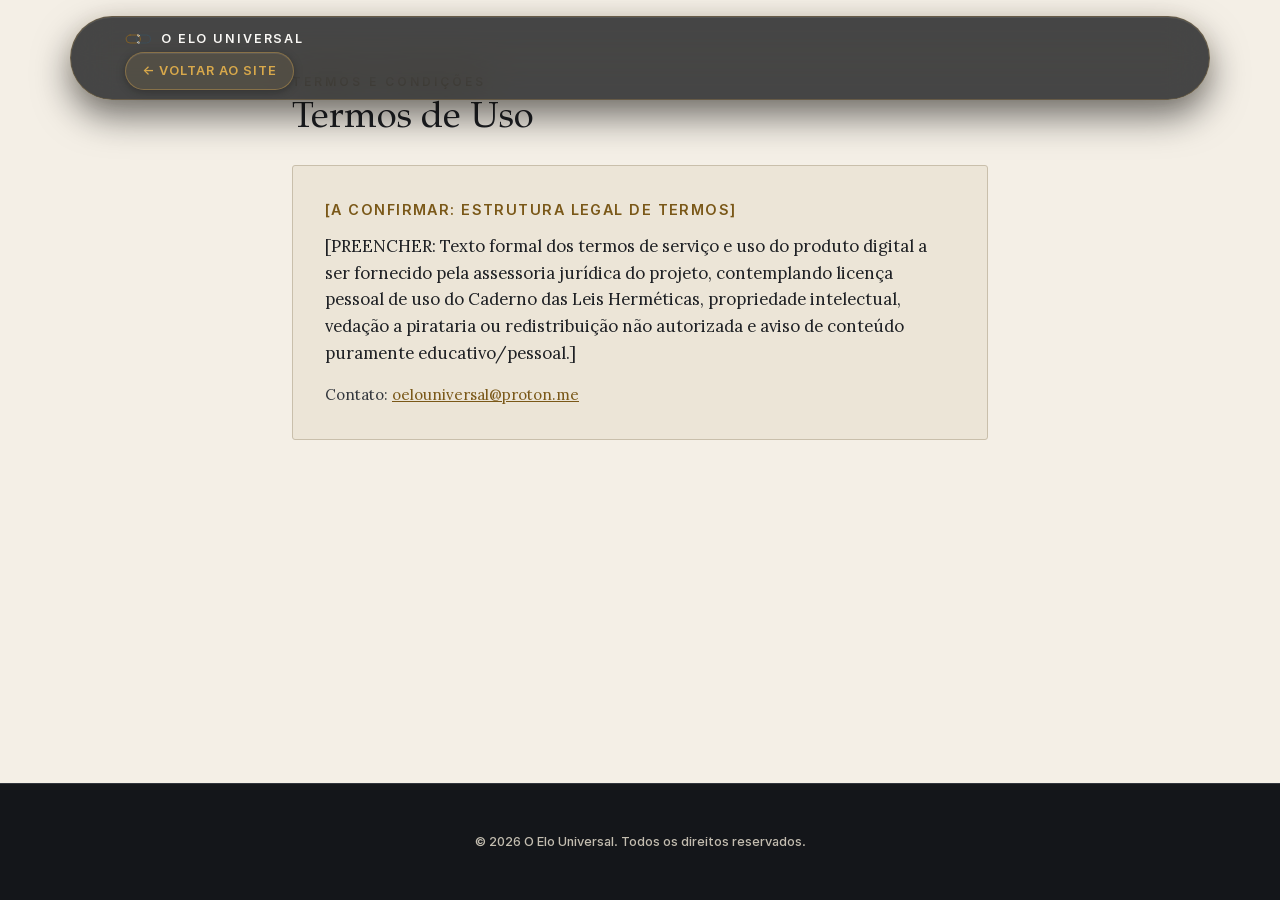
<file: site/termos.html>
<!DOCTYPE html>
<html lang="pt-BR">
<head>
  <meta charset="utf-8">
  <meta name="viewport" content="width=device-width, initial-scale=1.0">
  <link rel="icon" href="favicon.ico" sizes="any">
  <link rel="icon" href="favicon.svg" type="image/svg+xml">
  <link rel="apple-touch-icon" href="apple-touch-icon.png">
  <meta name="theme-color" content="#14161A">
  <title>Termos de Uso — O Elo Universal</title>
  <meta name="robots" content="noindex, follow">
  <link rel="stylesheet" href="css/tokens.css">
  <link rel="stylesheet" href="css/base.css">
  <link rel="stylesheet" href="css/components.css">
</head>
<body class="section-light" style="min-height: 100vh; display: flex; flex-direction: column;">
  <header class="site-header">
    <div class="container">
      <a href="/" class="brand-link" aria-label="Voltar para a página inicial">
        <img src="assets/svg/marca-elo_claro.svg" alt="Marca do Elo" class="brand-logo" width="32" height="32">
        <span class="brand-text">O Elo Universal</span>
      </a>
      <a href="/" class="header-cta" style="font-size: 0.8rem;">
        ← Voltar ao site
      </a>
    </div>
  </header>

  <main class="container" style="padding-top: var(--space-3xl); padding-bottom: var(--space-3xl); flex: 1; max-width: 760px;">
    <span class="section-kicker">Termos e Condições</span>
    <h1 style="font-size: 2.25rem; margin-bottom: var(--space-md); color: var(--color-tinta);">Termos de Uso</h1>
    
    <div style="background-color: #ECE5D7; border: 1px solid var(--color-rule); border-radius: var(--radius-sm); padding: var(--space-xl); margin-top: var(--space-lg);">
      <p style="font-family: var(--font-ui); font-size: 0.9rem; color: var(--color-ambar-700); font-weight: 600; text-transform: uppercase; letter-spacing: 0.1em; margin-bottom: var(--space-sm);">
        [A CONFIRMAR: ESTRUTURA LEGAL DE TERMOS]
      </p>
      <p style="font-size: 1.05rem; line-height: 1.6; color: var(--color-tinta);">
        [PREENCHER: Texto formal dos termos de serviço e uso do produto digital a ser fornecido pela assessoria jurídica do projeto, contemplando licença pessoal de uso do Caderno das Leis Herméticas, propriedade intelectual, vedação a pirataria ou redistribuição não autorizada e aviso de conteúdo puramente educativo/pessoal.]
      </p>
      <p style="font-size: 0.95rem; color: var(--color-tinta-suave); margin-top: var(--space-md);">
        Contato: <a href="mailto:oelouniversal@proton.me" style="color: var(--color-ambar-700); text-decoration: underline;">oelouniversal@proton.me</a>
      </p>
    </div>
  </main>

  <footer class="site-footer">
    <div class="container" style="text-align: center;">
      <p style="font-size: 0.8rem; color: var(--color-osso-mute);">© 2026 O Elo Universal. Todos os direitos reservados.</p>
    </div>
  </footer>
</body>
</html>
</file>
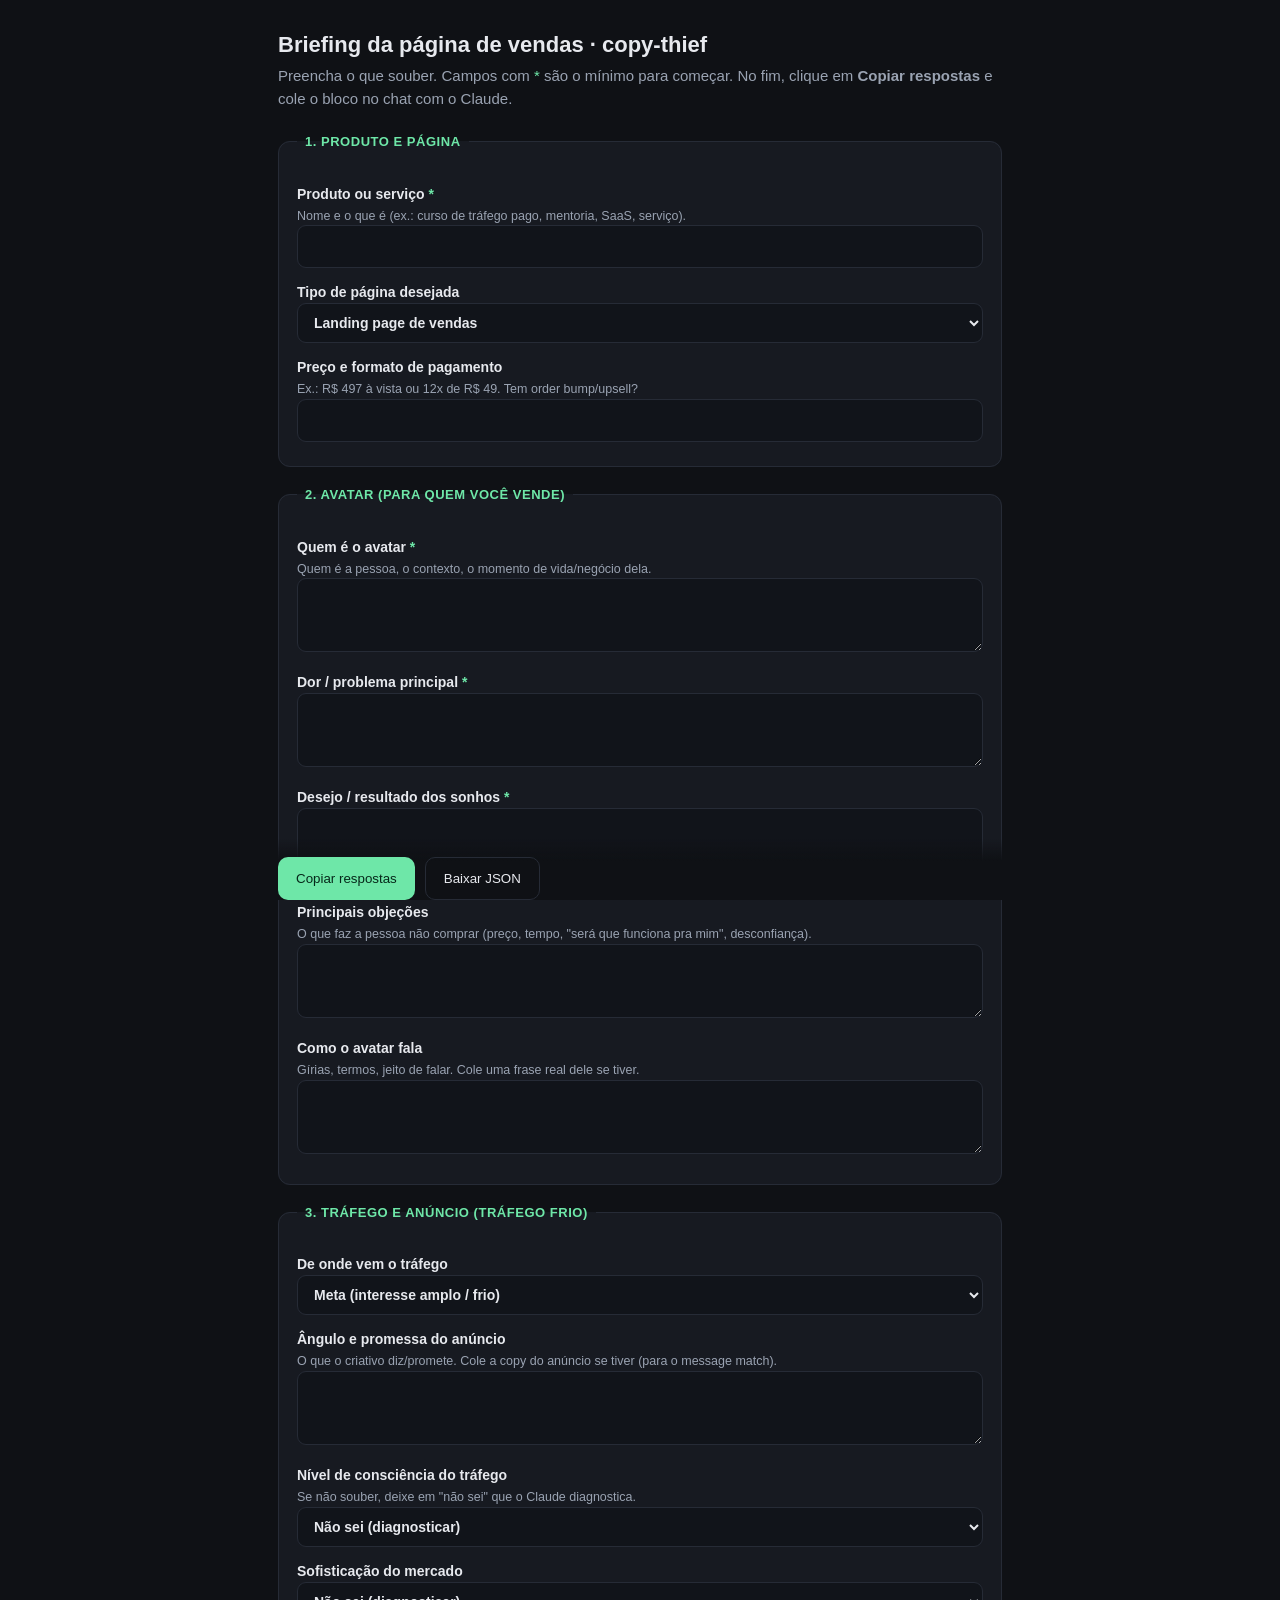
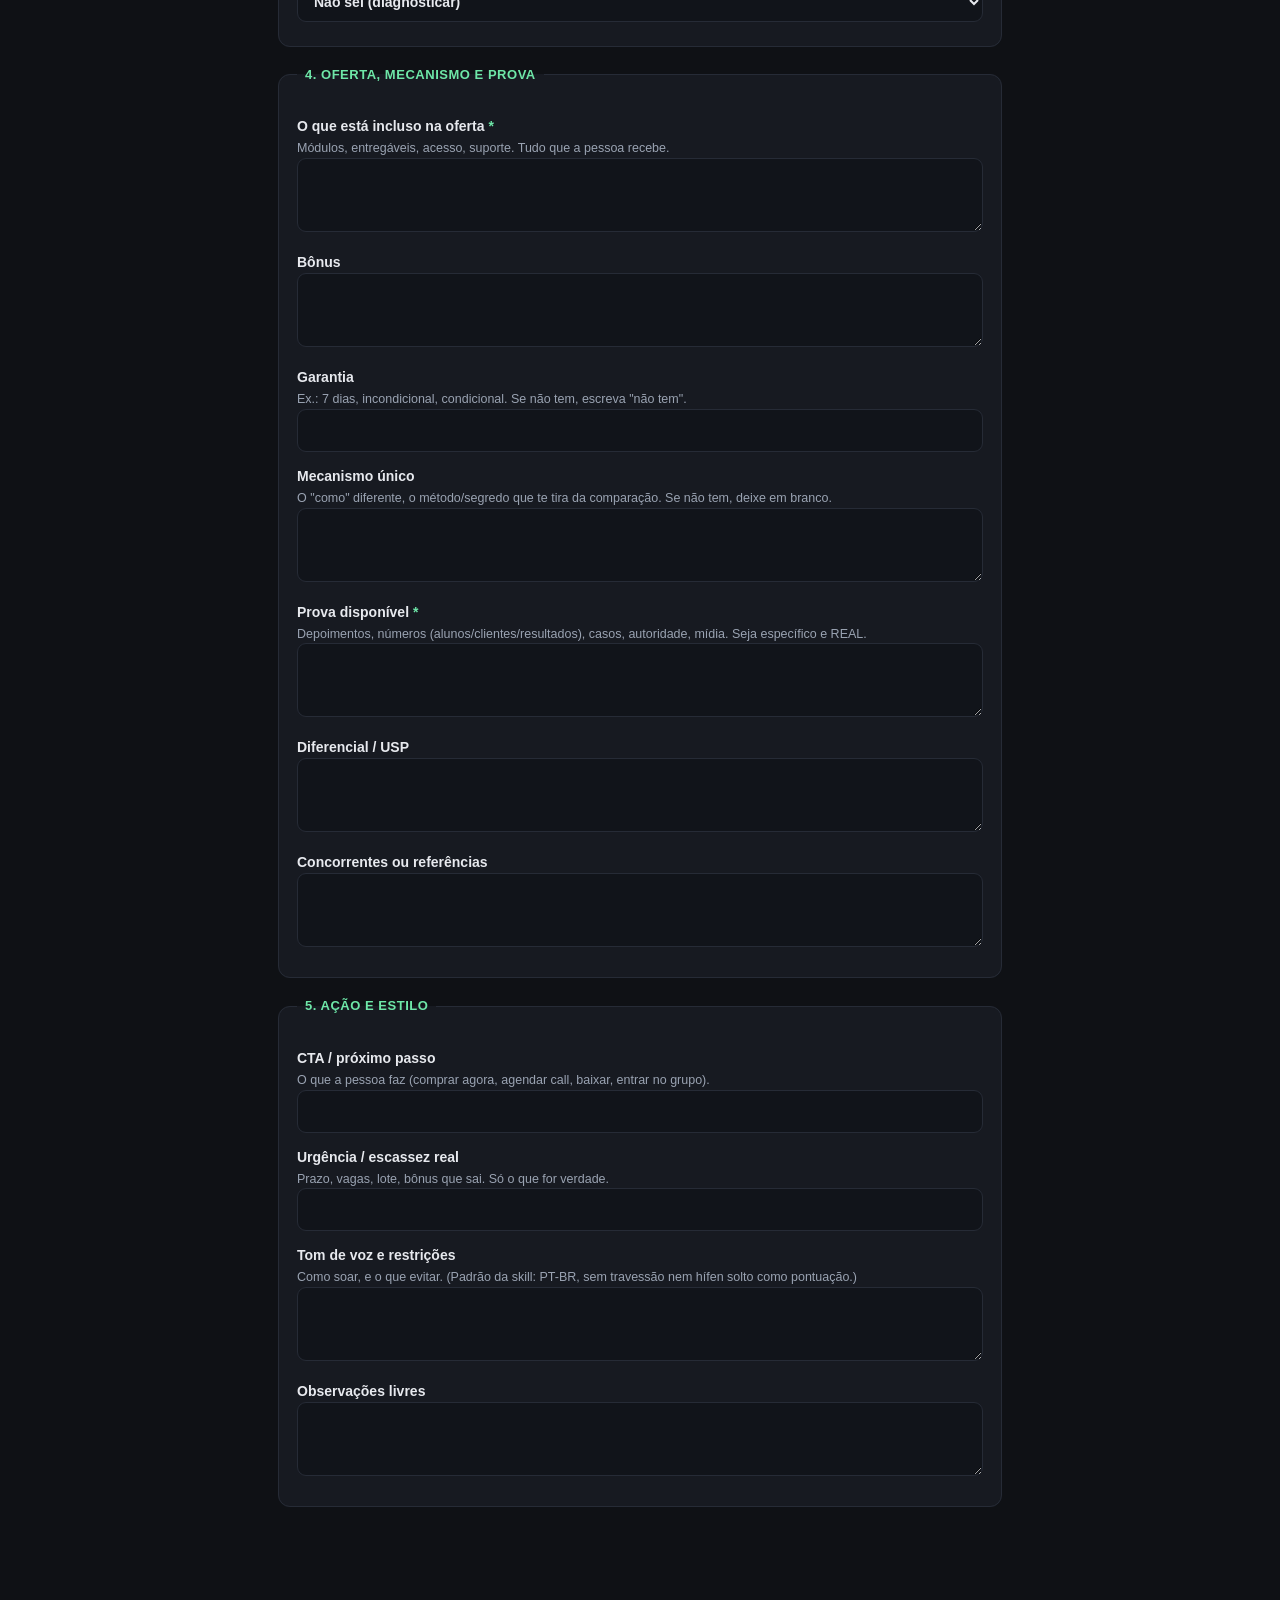
<file: Skills/copy-thief/intake/form.html>
<!DOCTYPE html>
<html lang="pt-BR">
<head>
<meta charset="UTF-8" />
<meta name="viewport" content="width=device-width, initial-scale=1.0" />
<title>copy-thief · Briefing da página de vendas</title>
<style>
  :root{
    --bg:#0f1115; --card:#171a21; --line:#262b36; --text:#e7e9ee; --muted:#9aa3b2;
    --accent:#6ee7a8; --accent2:#3b82f6; --field:#11141a;
  }
  *{box-sizing:border-box}
  body{margin:0;background:var(--bg);color:var(--text);
    font:15px/1.5 -apple-system,BlinkMacSystemFont,"Segoe UI",Roboto,Helvetica,Arial,sans-serif;}
  .wrap{max-width:760px;margin:0 auto;padding:28px 18px 80px;}
  header h1{font-size:22px;margin:0 0 4px;}
  header p{color:var(--muted);margin:0 0 22px;}
  fieldset{border:1px solid var(--line);border-radius:12px;padding:18px;margin:0 0 18px;background:var(--card);}
  legend{padding:0 8px;color:var(--accent);font-weight:600;font-size:13px;text-transform:uppercase;letter-spacing:.04em;}
  label{display:block;margin:14px 0 6px;font-weight:600;font-size:14px;}
  label .hint{display:block;font-weight:400;color:var(--muted);font-size:12.5px;margin-top:2px;}
  input,select,textarea{width:100%;padding:10px 12px;border-radius:9px;border:1px solid var(--line);
    background:var(--field);color:var(--text);font:inherit;}
  textarea{min-height:74px;resize:vertical;}
  input:focus,select:focus,textarea:focus{outline:none;border-color:var(--accent2);}
  .req{color:var(--accent);}
  .actions{position:sticky;bottom:0;background:linear-gradient(180deg,transparent,var(--bg) 36%);
    padding-top:18px;display:flex;gap:10px;flex-wrap:wrap;}
  button{cursor:pointer;border:none;border-radius:10px;padding:13px 18px;font:600 15px/1 inherit;}
  .primary{background:var(--accent);color:#06281a;}
  .ghost{background:transparent;color:var(--text);border:1px solid var(--line);}
  #out{margin-top:18px;display:none;}
  #out textarea{min-height:240px;font-family:ui-monospace,SFMono-Regular,Menlo,Consolas,monospace;font-size:13px;}
  .ok{color:var(--accent);font-size:13px;margin-left:6px;}
  .note{color:var(--muted);font-size:13px;margin-top:8px;}
</style>
</head>
<body>
<div class="wrap">
  <header>
    <h1>Briefing da página de vendas · copy-thief</h1>
    <p>Preencha o que souber. Campos com <span class="req">*</span> são o mínimo para começar. No
      fim, clique em <strong>Copiar respostas</strong> e cole o bloco no chat com o Claude.</p>
  </header>

  <form id="f">
    <fieldset>
      <legend>1. Produto e página</legend>
      <label>Produto ou serviço <span class="req">*</span>
        <span class="hint">Nome e o que é (ex.: curso de tráfego pago, mentoria, SaaS, serviço).</span>
        <input name="produto" required />
      </label>
      <label>Tipo de página desejada
        <select name="tipo_pagina">
          <option>Landing page de vendas</option>
          <option>Advertorial / pré-venda + landing page</option>
          <option>VSL (roteiro de vídeo de vendas)</option>
          <option>Ainda não sei, me ajude a decidir</option>
        </select>
      </label>
      <label>Preço e formato de pagamento
        <span class="hint">Ex.: R$ 497 à vista ou 12x de R$ 49. Tem order bump/upsell?</span>
        <input name="preco" />
      </label>
    </fieldset>

    <fieldset>
      <legend>2. Avatar (para quem você vende)</legend>
      <label>Quem é o avatar <span class="req">*</span>
        <span class="hint">Quem é a pessoa, o contexto, o momento de vida/negócio dela.</span>
        <textarea name="avatar" required></textarea>
      </label>
      <label>Dor / problema principal <span class="req">*</span>
        <textarea name="dor"></textarea>
      </label>
      <label>Desejo / resultado dos sonhos <span class="req">*</span>
        <textarea name="desejo"></textarea>
      </label>
      <label>Principais objeções
        <span class="hint">O que faz a pessoa não comprar (preço, tempo, "será que funciona pra mim", desconfiança).</span>
        <textarea name="objecoes"></textarea>
      </label>
      <label>Como o avatar fala
        <span class="hint">Gírias, termos, jeito de falar. Cole uma frase real dele se tiver.</span>
        <textarea name="linguagem"></textarea>
      </label>
    </fieldset>

    <fieldset>
      <legend>3. Tráfego e anúncio (tráfego frio)</legend>
      <label>De onde vem o tráfego
        <select name="origem">
          <option>Meta (interesse amplo / frio)</option>
          <option>Meta (retargeting / morno)</option>
          <option>Google Pesquisa (categoria/solução)</option>
          <option>Google Pesquisa (marca/produto)</option>
          <option>Native ads (Taboola/Outbrain)</option>
          <option>Lista / quente</option>
          <option>Mistura / não sei</option>
        </select>
      </label>
      <label>Ângulo e promessa do anúncio
        <span class="hint">O que o criativo diz/promete. Cole a copy do anúncio se tiver (para o message match).</span>
        <textarea name="anuncio"></textarea>
      </label>
      <label>Nível de consciência do tráfego
        <span class="hint">Se não souber, deixe em "não sei" que o Claude diagnostica.</span>
        <select name="consciencia">
          <option>Não sei (diagnosticar)</option>
          <option>Inconsciente (não sabe que tem o problema)</option>
          <option>Consciente do problema</option>
          <option>Consciente da solução</option>
          <option>Consciente do produto</option>
          <option>Totalmente consciente (pronto para comprar)</option>
        </select>
      </label>
      <label>Sofisticação do mercado
        <select name="sofisticacao">
          <option>Não sei (diagnosticar)</option>
          <option>1: mercado novo, ninguém fez essa promessa</option>
          <option>2: alguns concorrentes, mesma promessa</option>
          <option>3: promessas saturadas, precisa de mecanismo</option>
          <option>4: mecanismos saturados</option>
          <option>5: mercado exausto e cético</option>
        </select>
      </label>
    </fieldset>

    <fieldset>
      <legend>4. Oferta, mecanismo e prova</legend>
      <label>O que está incluso na oferta <span class="req">*</span>
        <span class="hint">Módulos, entregáveis, acesso, suporte. Tudo que a pessoa recebe.</span>
        <textarea name="oferta"></textarea>
      </label>
      <label>Bônus
        <textarea name="bonus"></textarea>
      </label>
      <label>Garantia
        <span class="hint">Ex.: 7 dias, incondicional, condicional. Se não tem, escreva "não tem".</span>
        <input name="garantia" />
      </label>
      <label>Mecanismo único
        <span class="hint">O "como" diferente, o método/segredo que te tira da comparação. Se não tem, deixe em branco.</span>
        <textarea name="mecanismo"></textarea>
      </label>
      <label>Prova disponível <span class="req">*</span>
        <span class="hint">Depoimentos, números (alunos/clientes/resultados), casos, autoridade, mídia. Seja específico e REAL.</span>
        <textarea name="prova"></textarea>
      </label>
      <label>Diferencial / USP
        <textarea name="usp"></textarea>
      </label>
      <label>Concorrentes ou referências
        <textarea name="concorrentes"></textarea>
      </label>
    </fieldset>

    <fieldset>
      <legend>5. Ação e estilo</legend>
      <label>CTA / próximo passo
        <span class="hint">O que a pessoa faz (comprar agora, agendar call, baixar, entrar no grupo).</span>
        <input name="cta" />
      </label>
      <label>Urgência / escassez real
        <span class="hint">Prazo, vagas, lote, bônus que sai. Só o que for verdade.</span>
        <input name="urgencia" />
      </label>
      <label>Tom de voz e restrições
        <span class="hint">Como soar, e o que evitar. (Padrão da skill: PT-BR, sem travessão nem hífen solto como pontuação.)</span>
        <textarea name="tom"></textarea>
      </label>
      <label>Observações livres
        <textarea name="obs"></textarea>
      </label>
    </fieldset>

    <div class="actions">
      <button type="button" class="primary" onclick="gerar()">Copiar respostas</button>
      <button type="button" class="ghost" onclick="baixar()">Baixar JSON</button>
      <span id="copiado" class="ok"></span>
    </div>
  </form>

  <div id="out">
    <p class="note">Bloco gerado. Se o botão copiar não funcionar, selecione tudo abaixo e copie manualmente, depois cole no chat.</p>
    <textarea id="bloco" readonly></textarea>
  </div>
</div>

<script>
  const labels = {
    produto:"Produto/serviço", tipo_pagina:"Tipo de página", preco:"Preço/pagamento",
    avatar:"Avatar", dor:"Dor principal", desejo:"Desejo/resultado dos sonhos",
    objecoes:"Objeções", linguagem:"Como o avatar fala",
    origem:"Origem do tráfego", anuncio:"Ângulo/promessa do anúncio",
    consciencia:"Nível de consciência", sofisticacao:"Sofisticação do mercado",
    oferta:"Oferta (o que inclui)", bonus:"Bônus", garantia:"Garantia",
    mecanismo:"Mecanismo único", prova:"Prova disponível", usp:"Diferencial/USP",
    concorrentes:"Concorrentes/referências", cta:"CTA/próximo passo",
    urgencia:"Urgência/escassez", tom:"Tom e restrições", obs:"Observações"
  };

  function coletar(){
    const f = document.getElementById('f');
    const data = {};
    for(const key in labels){
      const el = f.elements[key];
      data[key] = el ? el.value.trim() : "";
    }
    return data;
  }

  function montarBloco(data){
    let s = "=== BRIEFING COPY-THIEF ===\n";
    for(const key in labels){
      const v = data[key] || "(não informado)";
      s += labels[key] + ": " + v + "\n";
    }
    s += "=== FIM DO BRIEFING ===";
    return s;
  }

  function gerar(){
    const data = coletar();
    if(!data.produto || !data.avatar){
      alert("Preencha pelo menos o Produto e o Avatar antes de copiar.");
      return;
    }
    const bloco = montarBloco(data);
    document.getElementById('bloco').value = bloco;
    document.getElementById('out').style.display = 'block';
    const msg = document.getElementById('copiado');
    if(navigator.clipboard && navigator.clipboard.writeText){
      navigator.clipboard.writeText(bloco).then(
        ()=>{ msg.textContent = "Copiado. Cole no chat."; },
        ()=>{ msg.textContent = "Selecione o texto abaixo e copie."; }
      );
    } else {
      const t = document.getElementById('bloco'); t.focus(); t.select();
      msg.textContent = "Selecione o texto abaixo e copie.";
    }
    document.getElementById('out').scrollIntoView({behavior:'smooth'});
  }

  function baixar(){
    const data = coletar();
    const blob = new Blob([JSON.stringify(data,null,2)], {type:"application/json"});
    const a = document.createElement('a');
    a.href = URL.createObjectURL(blob);
    a.download = "briefing-copy-thief.json";
    a.click();
    URL.revokeObjectURL(a.href);
  }
</script>
</body>
</html>
</file>
<file: site/css/tokens.css>
/* ==========================================================================
   Design Tokens — O Elo Universal: Caderno das Leis Herméticas
   Fonte da verdade: Guia-de-Identidade-Visual.pdf / make_guide.py
   ========================================================================== */

@font-face {
  font-family: 'Pagella';
  src: url('../assets/fonts/Pagella-Regular.woff') format('woff');
  font-weight: 400;
  font-style: normal;
  font-display: swap;
}

@font-face {
  font-family: 'Pagella';
  src: url('../assets/fonts/Pagella-Italic.woff') format('woff');
  font-weight: 400;
  font-style: italic;
  font-display: swap;
}

@font-face {
  font-family: 'Lora';
  src: url('../assets/fonts/Lora-Regular.woff') format('woff');
  font-weight: 400;
  font-style: normal;
  font-display: swap;
}

@font-face {
  font-family: 'Lora';
  src: url('../assets/fonts/Lora-Italic.woff') format('woff');
  font-weight: 400;
  font-style: italic;
  font-display: swap;
}

@font-face {
  font-family: 'Lora';
  src: url('../assets/fonts/Lora-SemiBold.woff') format('woff');
  font-weight: 600;
  font-style: normal;
  font-display: swap;
}

@font-face {
  font-family: 'Inter';
  src: url('../assets/fonts/Inter-Medium.woff') format('woff');
  font-weight: 500;
  font-style: normal;
  font-display: swap;
}

@font-face {
  font-family: 'Inter';
  src: url('../assets/fonts/Inter-SemiBold.woff') format('woff');
  font-weight: 600;
  font-style: normal;
  font-display: swap;
}

:root {
  /* Paleta cromática oficial */
  --color-grafite-950: #14161A;
  --color-grafite-900: #1B1D21;
  --color-grafite-800: #24272D;
  --color-grafite-700: #2E323A;
  --color-papel: #F4EFE6;
  --color-tinta: #1E2024;
  --color-tinta-suave: #33373D;
  --color-ambar-300: #D9A94B;
  --color-ambar-600: #8E6620;
  --color-ambar-700: #7A5818;
  --color-azul-aco-300: #A9BAC5;
  --color-azul-aco-700: #3B4F5C;
  --color-osso: #EDE6DA;
  --color-osso-mute: #C3BDB0;
  --color-rule: #C9BFAB;
  --color-rule-dark: #32363D;

  /* Tipografia */
  --font-title: 'Pagella', Palatino, 'Palatino Linotype', Georgia, serif;
  --font-body: 'Lora', Georgia, 'Times New Roman', serif;
  --font-ui: 'Inter', -apple-system, BlinkMacSystemFont, 'Segoe UI', Roboto, sans-serif;

  /* Espaçamentos */
  --space-2xs: 0.25rem; /* 4px */
  --space-xs: 0.5rem;   /* 8px */
  --space-sm: 0.75rem;  /* 12px */
  --space-md: 1rem;     /* 16px */
  --space-lg: 1.5rem;   /* 24px */
  --space-xl: 2rem;     /* 32px */
  --space-2xl: 3rem;    /* 48px */
  --space-3xl: 4.5rem;  /* 72px */

  /* Bordas & Raios */
  --radius-sm: 3px;
  --radius-md: 4px;
  --radius-lg: 6px;

  /* Sombras editoriais */
  --shadow-subtle: 0 2px 8px rgba(0, 0, 0, 0.2);
  --shadow-card: 0 4px 20px rgba(0, 0, 0, 0.25);
  --shadow-book: 0 16px 40px rgba(0, 0, 0, 0.55), 0 2px 6px rgba(0, 0, 0, 0.4);
  --shadow-glow-gold: 0 0 25px rgba(217, 169, 75, 0.15);

  /* Transições e Movimento */
  --transition-fast: 150ms ease;
  --transition-normal: 250ms ease;

  /* Grid e Largura máxima */
  --max-width-content: 1120px;
  --max-width-text: 680px;
}
</file>
<file: site/css/base.css>
/* ==========================================================================
   Base Styles & Reset — O Elo Universal
   ========================================================================== */

*, *::before, *::after {
  box-sizing: border-box;
  margin: 0;
  padding: 0;
}

html {
  font-size: 16px;
  line-height: 1.5;
  text-size-adjust: 100%;
  -webkit-text-size-adjust: 100%;
  scroll-behavior: smooth;
  scroll-padding-top: 5rem;
  background-color: var(--color-grafite-950);
}

body {
  font-family: var(--font-body);
  color: var(--color-osso);
  background-color: var(--color-grafite-900);
  line-height: 1.6;
  -webkit-font-smoothing: antialiased;
  -moz-osx-font-smoothing: grayscale;
  overflow-x: hidden;
  width: 100%;
  min-height: 100vh;
}

/* Acessibilidade & Navegação por Teclado */
.skip-link {
  position: absolute;
  top: -999px;
  left: 1rem;
  z-index: 9999;
  background: var(--color-ambar-300);
  color: var(--color-grafite-950);
  font-family: var(--font-ui);
  font-weight: 600;
  font-size: 0.875rem;
  padding: 0.5rem 1rem;
  border-radius: var(--radius-sm);
  text-decoration: none;
  box-shadow: var(--shadow-subtle);
  transition: top var(--transition-fast);
}

.skip-link:focus {
  top: 1rem;
}

:focus-visible {
  outline: 2px solid var(--color-ambar-300);
  outline-offset: 3px;
}

/* Tipografia Base */
h1, h2, h3, h4, h5, h6 {
  font-family: var(--font-title);
  font-weight: 400;
  color: inherit;
  line-height: 1.15;
}

p {
  margin-bottom: var(--space-md);
  font-size: 1.05rem;
}

p:last-child {
  margin-bottom: 0;
}

a {
  color: inherit;
  text-decoration: none;
  transition: color var(--transition-fast), opacity var(--transition-fast);
}

img, svg {
  display: block;
  max-width: 100%;
  height: auto;
}

button {
  font-family: inherit;
  border: none;
  background: none;
  cursor: pointer;
}

/* Classes Utilitárias de Leitura */
.sr-only {
  position: absolute;
  width: 1px;
  height: 1px;
  padding: 0;
  margin: -1px;
  overflow: hidden;
  clip: rect(0, 0, 0, 0);
  white-space: nowrap;
  border: 0;
}

.container {
  width: 100%;
  max-width: var(--max-width-content);
  margin-left: auto;
  margin-right: auto;
  padding-left: var(--space-md);
  padding-right: var(--space-md);
}

@media (min-width: 820px) {
  .container {
    padding-left: var(--space-xl);
    padding-right: var(--space-xl);
  }
}

/* Movimento reduzido (WCAG 2.3.3): corta MOVIMENTO, não a vida da página.
   Parallax, rotação de elementos grandes, efeitos ligados à rolagem, entradas
   deslizando e inclinação 3D ficam desligados nos próprios componentes.
   Brilhos, cintilações e pulsos pequenos continuam. Antes, uma regra global
   zerava toda animação e a página parecia congelada em quem tem
   "Efeitos de animação" desligado no Windows/macOS. */
@media (prefers-reduced-motion: reduce) {
  html {
    scroll-behavior: auto;
  }

  *, *::before, *::after {
    scroll-behavior: auto !important;
  }
}
</file>
<file: site/css/components.css>
/* ==========================================================================
   Components — O Elo Universal: Caderno das Leis Herméticas
   ========================================================================== */

/* --------------------------------------------------------------------------
   Scroll-Linked: Barra de Progresso Áurea do Leitor (60 FPS)
   -------------------------------------------------------------------------- */
.scroll-progress-container {
  position: fixed;
  top: 0;
  left: 0;
  width: 100%;
  height: 2.5px;
  background: rgba(18, 19, 22, 0.4);
  z-index: 9999;
  pointer-events: none;
}

.scroll-progress-bar {
  height: 100%;
  width: 100%;
  transform-origin: 0 50%;
  transform: scaleX(0);
  background: linear-gradient(90deg, #9C7026 0%, #D49A32 45%, #F5D78E 85%, #FFFFFF 100%);
  box-shadow: 0 0 10px rgba(217, 169, 75, 0.8), 0 0 3px #FFF9ED;
  will-change: transform;
}

@supports (animation-timeline: scroll()) {
  .scroll-progress-bar {
    animation: scrollProgress linear auto;
    animation-timeline: scroll();
  }

  @keyframes scrollProgress {
    from {
      transform: scaleX(0);
    }
    to {
      transform: scaleX(1);
    }
  }
}

@media (prefers-reduced-motion: reduce) {
  .scroll-progress-container {
    display: none;
  }
}

/* --------------------------------------------------------------------------
   Header Flutuante com Efeito Glassmórfico (Inspiração Overworld & Nocturne)
   -------------------------------------------------------------------------- */
.site-header {
  position: fixed;
  top: 0;
  left: 0;
  right: 0;
  width: 100%;
  z-index: 950;
  background-color: rgba(13, 14, 18, 0.85);
  backdrop-filter: blur(18px) saturate(180%);
  -webkit-backdrop-filter: blur(18px) saturate(180%);
  border-bottom: 1px solid rgba(217, 169, 75, 0.2);
  padding: 0.65rem 0;
  transition: all 0.35s cubic-bezier(0.16, 1, 0.3, 1);
  will-change: transform, background-color, border-color, box-shadow;
}

@media (min-width: 820px) {
  .site-header {
    top: 16px;
    left: 50%;
    right: auto;
    transform: translateX(-50%);
    width: calc(100% - 48px);
    max-width: 1140px;
    border-radius: 999px;
    border: 1px solid rgba(217, 169, 75, 0.22);
    background-color: rgba(14, 16, 21, 0.76);
    backdrop-filter: blur(20px) saturate(190%);
    -webkit-backdrop-filter: blur(20px) saturate(190%);
    box-shadow: 0 16px 36px rgba(0, 0, 0, 0.55), inset 0 1px 0 rgba(255, 255, 255, 0.08), 0 0 24px rgba(217, 169, 75, 0.06);
    padding: 0.55rem 1.35rem;
  }

  .site-header.is-scrolled {
    background-color: rgba(11, 12, 16, 0.92);
    border-color: rgba(217, 169, 75, 0.38);
    box-shadow: 0 20px 48px rgba(0, 0, 0, 0.75), inset 0 1px 0 rgba(255, 255, 255, 0.12), 0 0 28px rgba(217, 169, 75, 0.12);
  }
}

.site-header .container.header-container {
  display: flex;
  align-items: center;
  justify-content: space-between;
  gap: 0.75rem;
}

.brand-link {
  display: flex;
  align-items: center;
  gap: 0.65rem;
  text-decoration: none;
  min-width: 0;
}

.brand-seal {
  display: flex;
  align-items: center;
  justify-content: center;
  width: 38px;
  height: 38px;
  border-radius: 50%;
  background: radial-gradient(circle, rgba(217, 169, 75, 0.14) 0%, rgba(217, 169, 75, 0.02) 70%);
  border: 1px solid rgba(217, 169, 75, 0.35);
  box-shadow: 0 0 12px rgba(217, 169, 75, 0.15);
  transition: transform 0.3s cubic-bezier(0.16, 1, 0.3, 1), border-color 0.3s ease, box-shadow 0.3s ease;
  flex-shrink: 0;
}

.brand-link:hover .brand-seal {
  transform: scale(1.08) rotate(4deg);
  border-color: #F5D78E;
  box-shadow: 0 0 20px rgba(217, 169, 75, 0.38);
}

.brand-logo {
  width: 26px;
  height: 26px;
  display: block;
}

.brand-text-block {
  display: flex;
  flex-direction: column;
  line-height: 1.15;
}

.brand-text {
  font-family: var(--font-ui);
  font-weight: 700;
  font-size: 0.78rem;
  letter-spacing: 0.15em;
  text-transform: uppercase;
  color: #FAF8F5;
  transition: color var(--transition-fast);
  white-space: nowrap;
}

.brand-edition {
  font-family: var(--font-ui);
  font-size: 0.62rem;
  letter-spacing: 0.14em;
  text-transform: uppercase;
  color: var(--color-ambar-300);
  opacity: 0.85;
  margin-top: 1px;
}

.brand-link:hover .brand-text {
  color: var(--color-ambar-300);
}

.header-center-info {
  display: none;
}

@media (min-width: 960px) {
  .header-center-info {
    display: flex;
    align-items: center;
    justify-content: center;
  }

  .header-product-badge {
    display: inline-flex;
    align-items: center;
    gap: 0.6rem;
    padding: 0.35rem 0.95rem;
    border-radius: 999px;
    background: rgba(217, 169, 75, 0.06);
    border: 1px solid rgba(217, 169, 75, 0.25);
    box-shadow: inset 0 1px 0 rgba(255, 255, 255, 0.06), 0 0 16px rgba(217, 169, 75, 0.08);
    font-family: var(--font-ui);
    font-size: 0.72rem;
    font-weight: 600;
    letter-spacing: 0.08em;
    text-transform: uppercase;
    color: var(--color-osso);
  }

  .badge-pulsing-dot {
    width: 6px;
    height: 6px;
    border-radius: 50%;
    background: #D9A94B;
    box-shadow: 0 0 8px #D9A94B;
    animation: pulseDot 2.2s infinite ease-in-out;
    flex-shrink: 0;
  }

  .badge-edition-pill {
    color: var(--color-ambar-300);
    background: rgba(217, 169, 75, 0.12);
    padding: 0.12rem 0.45rem;
    border-radius: 999px;
    font-size: 0.64rem;
    border: 1px solid rgba(217, 169, 75, 0.3);
  }
}

@keyframes pulseDot {
  0%, 100% {
    opacity: 0.5;
    transform: scale(0.9);
    box-shadow: 0 0 4px #D9A94B;
  }
  50% {
    opacity: 1;
    transform: scale(1.25);
    box-shadow: 0 0 12px #F5D78E;
  }
}

.header-cta {
  font-family: var(--font-ui);
  font-weight: 600;
  font-size: 0.72rem;
  letter-spacing: 0.08em;
  text-transform: uppercase;
  color: var(--color-ambar-300);
  padding: 0.45rem 1rem;
  border: 1px solid rgba(217, 169, 75, 0.4);
  border-radius: 999px;
  background: rgba(217, 169, 75, 0.08);
  box-shadow: 0 2px 10px rgba(0, 0, 0, 0.3), inset 0 1px 0 rgba(255, 255, 255, 0.08);
  transition: all 0.25s cubic-bezier(0.16, 1, 0.3, 1);
  min-height: 38px;
  display: inline-flex;
  align-items: center;
  justify-content: center;
  gap: 0.45rem;
  white-space: nowrap;
  flex-shrink: 0;
  text-decoration: none;
}

.header-cta:hover {
  background: linear-gradient(135deg, #ECC875 0%, #D9A94B 100%);
  color: #0E0F13;
  border-color: #F5D78E;
  box-shadow: 0 4px 18px rgba(217, 169, 75, 0.45), inset 0 1px 0 rgba(255, 255, 255, 0.4);
  transform: translateY(-1px);
}

.header-cta:hover .header-cta-glyph {
  transform: translateX(3px);
}

.header-cta-glyph {
  transition: transform 0.25s ease;
  font-size: 0.85rem;
}

@media (max-width: 420px) {
  .brand-text {
    font-size: 0.7rem;
    letter-spacing: 0.1em;
  }
  .brand-edition {
    display: none;
  }
  .header-cta {
    font-size: 0.65rem;
    letter-spacing: 0.04em;
    padding: 0.35rem 0.65rem;
    min-height: 34px;
  }
}

/* --------------------------------------------------------------------------
   Botões e Ações (CTAs Lapidados de Alto Padrão)
   -------------------------------------------------------------------------- */
.btn-primary {
  display: inline-flex;
  align-items: center;
  justify-content: center;
  gap: 0.65rem;
  font-family: var(--font-ui);
  font-weight: 700;
  font-size: 0.92rem;
  letter-spacing: 0.09em;
  text-transform: uppercase;
  background: linear-gradient(135deg, #F5D78E 0%, #E5B65B 35%, #D9A94B 65%, #B88225 100%);
  color: #0C0D10;
  padding: 1rem 2rem;
  min-height: 52px;
  border-radius: 999px;
  box-shadow: 0 6px 24px rgba(217, 169, 75, 0.4), 0 12px 32px rgba(0, 0, 0, 0.6), inset 0 1px 0 rgba(255, 255, 255, 0.6);
  border: 1px solid rgba(255, 235, 175, 0.7);
  transition: all 0.3s cubic-bezier(0.16, 1, 0.3, 1);
  text-align: center;
  cursor: pointer;
  position: relative;
  overflow: hidden;
  text-decoration: none;
}

.btn-primary::after {
  content: '';
  position: absolute;
  top: -60%;
  left: -70%;
  width: 45%;
  height: 220%;
  background: linear-gradient(90deg, transparent, rgba(255, 255, 255, 0.45), transparent);
  transform: rotate(25deg);
  pointer-events: none;
  transition: none;
}

.btn-primary:hover::after {
  left: 130%;
  transition: left 0.75s ease-in-out;
}

.btn-primary:hover {
  background: linear-gradient(135deg, #FFF0C7 0%, #F5D78E 40%, #E5B65B 75%, #CF942E 100%);
  transform: translateY(-2px);
  box-shadow: 0 8px 32px rgba(217, 169, 75, 0.55), 0 16px 40px rgba(0, 0, 0, 0.7), inset 0 1px 0 #FFFFFF;
  color: #000000;
}

.btn-primary:active {
  transform: translateY(0);
}

.btn-primary-arrow {
  transition: transform 0.25s ease;
  font-size: 1.05rem;
}

.btn-primary:hover .btn-primary-arrow {
  transform: translateX(4px);
}

.btn-secondary {
  display: inline-flex;
  align-items: center;
  justify-content: center;
  gap: 0.5rem;
  font-family: var(--font-ui);
  font-weight: 600;
  font-size: 0.92rem;
  color: var(--color-osso);
  padding: 0.85rem 1.5rem;
  min-height: 52px;
  text-align: center;
  text-decoration: none;
  border: 1px solid rgba(217, 169, 75, 0.32);
  border-radius: 999px;
  background: rgba(22, 24, 30, 0.65);
  backdrop-filter: blur(12px);
  -webkit-backdrop-filter: blur(12px);
  box-shadow: 0 4px 18px rgba(0, 0, 0, 0.35), inset 0 1px 0 rgba(255, 255, 255, 0.08);
  transition: all 0.25s cubic-bezier(0.16, 1, 0.3, 1);
  cursor: pointer;
  touch-action: manipulation;
}

.btn-secondary:hover {
  color: #FFFFFF;
  border-color: rgba(217, 169, 75, 0.75);
  background: rgba(217, 169, 75, 0.12);
  transform: translateY(-2px);
  box-shadow: 0 6px 22px rgba(0, 0, 0, 0.45), 0 0 20px rgba(217, 169, 75, 0.18);
}

.btn-secondary-arrow {
  transition: transform 0.25s ease;
  font-size: 1rem;
}

.btn-secondary:hover .btn-secondary-arrow {
  transform: translateX(4px);
}

/* ==========================================================================
   Botões de Alta Conversão Intercalados: Opção 1 (Cosmic Stars) & Opção 2 (Star Burst)
   ========================================================================== */

/* --------------------------------------------------------------------------
   Opção 1: Campo Cósmico Alquímico (Uiverse StealthWorm Adaptado)
   -------------------------------------------------------------------------- */
.btn-cosmic-stars {
  position: relative;
  display: inline-flex;
  justify-content: center;
  align-items: center;
  padding: 0.95rem 2.2rem;
  min-height: 52px;
  overflow: hidden;
  background-size: 100% 100%, 300% 300% !important;
  cursor: pointer;
  backdrop-filter: blur(1rem);
  -webkit-backdrop-filter: blur(1rem);
  border-radius: 999px;
  transition: all 0.45s cubic-bezier(0.16, 1, 0.3, 1);
  animation: cosmicGradientAnim 5s ease infinite;
  border: double 3px transparent;
  background: none !important;
  background-image: linear-gradient(#14161A, #14161A),
    linear-gradient(
      137.48deg,
      #FFF5D6 10%,
      #F5D78E 35%,
      #D9A94B 60%,
      #8E6620 85%
    ) !important;
  background-origin: border-box !important;
  background-clip: padding-box, border-box !important;
  box-shadow: 0 4px 20px rgba(0, 0, 0, 0.7), 0 0 25px rgba(217, 169, 75, 0.3);
  text-decoration: none;
}

.btn-cosmic-stars::after,
.btn-star-burst::after {
  display: none !important;
}

.btn-cosmic-stars .stars-container {
  position: absolute;
  top: 0;
  left: 0;
  width: 100%;
  height: 100%;
  overflow: hidden;
  transition: 0.5s ease;
  backdrop-filter: blur(1rem);
  -webkit-backdrop-filter: blur(1rem);
  border-radius: 999px;
  z-index: 1;
  pointer-events: none;
}

.btn-cosmic-stars .stars-field {
  position: relative;
  background: transparent;
  width: 200rem;
  height: 200rem;
}

.btn-cosmic-stars .stars-field::after {
  content: "";
  position: absolute;
  top: -10rem;
  left: -100rem;
  width: 100%;
  height: 100%;
  animation: animStarRotate 90s linear infinite;
  background-image: radial-gradient(#FFFFFF 1.5px, transparent 1.5%), radial-gradient(#F5D78E 1.5px, transparent 1.5%);
  background-size: 24px 24px, 36px 36px;
  background-position: 0 0, 12px 12px;
  opacity: 0.85;
}

.btn-cosmic-stars .stars-field::before {
  content: "";
  position: absolute;
  top: 0;
  left: -50%;
  width: 170%;
  height: 500%;
  animation: animStar 60s linear infinite;
  background-image: radial-gradient(#FFF5D6 1.8px, transparent 1.8%);
  background-size: 32px 32px;
  opacity: 0.75;
}

.btn-cosmic-stars .glow-aura {
  position: absolute;
  display: flex;
  width: 14rem;
  z-index: 0;
  pointer-events: none;
}

.btn-cosmic-stars .glow-circle {
  width: 100%;
  height: 32px;
  filter: blur(2rem);
  animation: cosmicPulse 4s infinite;
  z-index: -1;
}

.btn-cosmic-stars .glow-circle:nth-of-type(1) {
  background: rgba(245, 215, 142, 0.45);
}

.btn-cosmic-stars .glow-circle:nth-of-type(2) {
  background: rgba(217, 169, 75, 0.5);
}

.btn-cosmic-stars .btn-label {
  position: relative;
  z-index: 3;
  display: inline-flex;
  align-items: center;
  justify-content: center;
  gap: 0.65rem;
  font-family: var(--font-ui);
  font-size: 0.88rem;
  font-weight: 700;
  letter-spacing: 0.1em;
  text-transform: uppercase;
  color: #FFFFFF !important;
  text-shadow: 0 0 8px rgba(255, 255, 255, 0.9), 0 0 18px rgba(217, 169, 75, 0.7);
  white-space: nowrap;
}

.btn-cosmic-stars:hover {
  transform: translateY(-2px) scale(1.04);
  box-shadow: 0 8px 32px rgba(0, 0, 0, 0.8), 0 0 40px rgba(217, 169, 75, 0.65);
  background: none !important;
  background-image: linear-gradient(#1B1E24, #1B1E24),
    linear-gradient(
      137.48deg,
      #FFFFFF 10%,
      #FFF5D6 35%,
      #F5D78E 60%,
      #9A7228 85%
    ) !important;
  background-origin: border-box !important;
  background-clip: padding-box, border-box !important;
}

.btn-cosmic-stars:hover .stars-container {
  z-index: 2;
  background-color: rgba(18, 20, 25, 0.5);
}

.btn-cosmic-stars:hover .btn-label {
  color: #FFFDF8 !important;
  text-shadow: 0 0 12px #FFFFFF, 0 0 26px #F5D78E;
}

.btn-cosmic-stars:hover .btn-arrow {
  transform: translateX(4px);
}

.btn-cosmic-stars:active {
  transform: translateY(0) scale(0.99);
  border: double 3px #F5D78E;
  background-origin: border-box;
  background-clip: padding-box, border-box;
  animation: none;
}

.btn-cosmic-stars:active .glow-circle {
  background: rgba(245, 215, 142, 0.7);
}

@keyframes animStar {
  from {
    transform: translateY(0);
  }
  to {
    transform: translateY(-135rem);
  }
}

@keyframes animStarRotate {
  from {
    transform: rotate(360deg);
  }
  to {
    transform: rotate(0);
  }
}

@keyframes cosmicGradientAnim {
  0% {
    background-position: 0% 50%;
  }
  50% {
    background-position: 100% 50%;
  }
  100% {
    background-position: 0% 50%;
  }
}

@keyframes cosmicPulse {
  0% {
    transform: scale(0.75);
    box-shadow: 0 0 0 0 rgba(0, 0, 0, 0.7);
  }
  70% {
    transform: scale(1);
    box-shadow: 0 0 0 12px rgba(0, 0, 0, 0);
  }
  100% {
    transform: scale(0.75);
    box-shadow: 0 0 0 0 rgba(0, 0, 0, 0);
  }
}

/* --------------------------------------------------------------------------
   Opção 2: Explosão de Estrelas Alquímicas (Uiverse MuhammadHasann Adaptado)
   -------------------------------------------------------------------------- */
.btn-star-burst {
  position: relative;
  display: inline-flex;
  align-items: center;
  justify-content: center;
  gap: 0.65rem;
  padding: 0.95rem 2.2rem;
  min-height: 52px;
  background: linear-gradient(135deg, #F5D78E 0%, #E5B65B 45%, #D9A94B 100%) !important;
  font-family: var(--font-ui);
  font-size: 0.88rem;
  font-weight: 700;
  letter-spacing: 0.08em;
  text-transform: uppercase;
  color: #0E0F13 !important;
  border: 2px solid #F5D78E !important;
  border-radius: 999px;
  box-shadow: 0 4px 18px rgba(217, 169, 75, 0.35), 0 10px 28px rgba(0, 0, 0, 0.5), inset 0 1px 0 rgba(255, 255, 255, 0.6);
  transition: all 0.35s cubic-bezier(0.16, 1, 0.3, 1);
  cursor: pointer;
  text-decoration: none;
  overflow: visible !important;
  z-index: 2;
}

.btn-star-burst .burst-star {
  position: absolute;
  pointer-events: none;
  filter: drop-shadow(0 0 0 rgba(255, 255, 255, 0));
  z-index: 4;
  opacity: 0;
  transition: all 0.75s cubic-bezier(0.16, 1, 0.3, 1);
}

.btn-star-burst .star-1 {
  top: 30%;
  left: 20%;
  width: 24px;
  height: 24px;
  transition: all 0.9s cubic-bezier(0.05, 0.83, 0.43, 0.96);
}

.btn-star-burst .star-2 {
  top: 40%;
  left: 45%;
  width: 16px;
  height: 16px;
  transition: all 0.85s cubic-bezier(0, 0.4, 0, 1.01);
}

.btn-star-burst .star-3 {
  top: 45%;
  left: 30%;
  width: 12px;
  height: 12px;
  transition: all 0.8s cubic-bezier(0, 0.4, 0, 1.01);
}

.btn-star-burst .star-4 {
  top: 25%;
  left: 70%;
  width: 14px;
  height: 14px;
  transition: all 0.75s cubic-bezier(0, 0.4, 0, 1.01);
}

.btn-star-burst .star-5 {
  top: 35%;
  left: 80%;
  width: 18px;
  height: 18px;
  transition: all 0.7s cubic-bezier(0, 0.4, 0, 1.01);
}

.btn-star-burst .star-6 {
  top: 20%;
  left: 55%;
  width: 11px;
  height: 11px;
  transition: all 0.8s ease;
}

.btn-star-burst:hover {
  background: #0E1014 !important;
  color: #FFF5D6 !important;
  border-color: #FFF5D6 !important;
  box-shadow: 0 0 32px rgba(217, 169, 75, 0.75), 0 10px 32px rgba(0, 0, 0, 0.8), inset 0 0 14px rgba(217, 169, 75, 0.25) !important;
  transform: translateY(-2px) scale(1.03);
}

.btn-star-burst:hover .burst-star {
  opacity: 1 !important;
}

.btn-star-burst:hover .star-1 {
  top: -24px;
  left: -14px;
  filter: drop-shadow(0 0 8px #FFF5D6) drop-shadow(0 0 16px #D9A94B);
}

.btn-star-burst:hover .star-2 {
  top: -22px;
  left: 35%;
  filter: drop-shadow(0 0 6px #FFF5D6) drop-shadow(0 0 12px #D9A94B);
}

.btn-star-burst:hover .star-3 {
  top: calc(100% + 8px);
  left: 12%;
  filter: drop-shadow(0 0 6px #FFF5D6) drop-shadow(0 0 12px #D9A94B);
}

.btn-star-burst:hover .star-4 {
  top: -20px;
  left: calc(100% - 20px);
  filter: drop-shadow(0 0 8px #FFF5D6) drop-shadow(0 0 14px #D9A94B);
}

.btn-star-burst:hover .star-5 {
  top: 20%;
  left: calc(100% + 10px);
  filter: drop-shadow(0 0 8px #FFF5D6) drop-shadow(0 0 16px #D9A94B);
}

.btn-star-burst:hover .star-6 {
  top: calc(100% + 6px);
  left: 65%;
  filter: drop-shadow(0 0 6px #FFF5D6) drop-shadow(0 0 12px #D9A94B);
}

.btn-star-burst .btn-label {
  display: inline-flex;
  align-items: center;
  gap: 0.5rem;
  position: relative;
  z-index: 3;
  white-space: nowrap;
  color: inherit;
}

.btn-star-burst:hover .btn-label {
  color: #FFF5D6 !important;
  text-shadow: 0 0 10px rgba(245, 215, 142, 0.6);
}

.btn-star-burst .btn-arrow {
  transition: transform 0.25s ease;
  font-size: 1.05rem;
}

.btn-star-burst:hover .btn-arrow {
  transform: translateX(4px);
}



/* --------------------------------------------------------------------------
   Hero Section — Atmosfera Sagrada & Granulação Alquímica
   -------------------------------------------------------------------------- */
.hero-section {
  position: relative;
  background-color: #0E0F13;
  background-image: radial-gradient(ellipse 90% 60% at 50% 0%, rgba(217, 169, 75, 0.12) 0%, rgba(22, 24, 30, 0.85) 55%, #0B0C0E 100%);
  padding-top: calc(76px + var(--space-xl));
  padding-bottom: var(--space-3xl);
  overflow: hidden;
}

/* Película de Granulação Analógica (CSS SVG Noise — Inspiração Overworld) */
.hero-grain-overlay {
  position: absolute;
  inset: 0;
  pointer-events: none;
  z-index: 1;
  opacity: 0.038;
  background-image: url("data:image/svg+xml,%3Csvg viewBox='0 0 200 200' xmlns='http://www.w3.org/2000/svg'%3E%3Cfilter id='noiseFilter'%3E%3CfeTurbulence type='fractalNoise' baseFrequency='0.8' numOctaves='3' stitchTiles='stitch'/%3E%3C/filter%3E%3Crect width='100%25' height='100%25' filter='url(%23noiseFilter)'/%3E%3C/svg%3E");
  mix-blend-mode: overlay;
}

/* Iluminação Volumétrica Central */
.hero-ambient-glow {
  position: absolute;
  top: -120px;
  left: 50%;
  transform: translateX(-50%);
  width: 960px;
  max-width: 100vw;
  height: 560px;
  background: radial-gradient(ellipse at center, rgba(217, 169, 75, 0.15) 0%, rgba(217, 169, 75, 0.03) 50%, rgba(13, 14, 17, 0) 75%);
  filter: blur(70px);
  pointer-events: none;
  z-index: 0;
}

/* Feixe de Luz Místico Superior (Spotlight Ethereal) */
.hero-beam-light {
  position: absolute;
  top: -100px;
  left: 50%;
  transform: translateX(-50%);
  width: 720px;
  height: 600px;
  background: conic-gradient(from 180deg at 50% 0%, transparent 60deg, rgba(217, 169, 75, 0.06) 82deg, rgba(255, 240, 205, 0.11) 90deg, rgba(217, 169, 75, 0.06) 98deg, transparent 120deg);
  filter: blur(45px);
  pointer-events: none;
  z-index: 0;
}

/* Grande Astrolábio Hermético Celeste (Sigilo de Fundo — Overworld Style) */
.hero-celestial-sigil {
  position: absolute;
  top: -60px;
  right: -90px;
  width: 820px;
  height: 820px;
  pointer-events: none;
  z-index: 0;
  opacity: 0.12;
  animation: celestialSigilSpin 240s linear infinite;
  will-change: transform;
}

@keyframes celestialSigilSpin {
  from {
    transform: rotate(0deg);
  }
  to {
    transform: rotate(360deg);
  }
}

.sigil-svg {
  width: 100%;
  height: 100%;
  display: block;
  filter: drop-shadow(0 0 35px rgba(217, 169, 75, 0.35));
}

.hero-grid {
  display: flex;
  flex-direction: column;
  gap: var(--space-lg);
  position: relative;
  z-index: 2;
}

.hero-content {
  display: flex;
  flex-direction: column;
  text-align: left;
}

/* Editorial Kicker Superior (Sem Balão — Estilo Editorial Nobre) */
.hero-kicker-line,
.hero-kicker-badge {
  display: inline-flex;
  align-items: center;
  gap: 0.65rem;
  padding: 0;
  margin-bottom: 0.85rem;
  width: fit-content;
  background: none !important;
  border: none !important;
  border-radius: 0 !important;
  box-shadow: none !important;
  backdrop-filter: none !important;
  -webkit-backdrop-filter: none !important;
}

.hero-kicker-dash {
  color: #D9A94B;
  font-size: 0.85rem;
  font-weight: 300;
  opacity: 0.75;
}

.hero-kicker {
  font-family: var(--font-ui);
  font-weight: 700;
  font-size: 0.76rem;
  letter-spacing: 0.22em;
  text-transform: uppercase;
  color: #F5D78E;
  margin: 0;
  text-shadow: 0 0 14px rgba(217, 169, 75, 0.4);
}

.hero-title {
  font-size: 2.45rem;
  line-height: 1.14;
  color: #FAF8F5;
  margin-bottom: var(--space-md);
  letter-spacing: -0.015em;
  text-wrap: balance;
  -webkit-text-wrap: balance;
}

.hero-title-lead {
  display: block;
  color: #FAF8F5;
}

.hero-title-highlight {
  display: block;
  margin-top: 0.4rem;
  background: linear-gradient(135deg, #FFFFFF 0%, #FFF3DB 20%, #F5D78E 50%, #D9A94B 80%, #AF7C24 100%);
  -webkit-background-clip: text;
  -webkit-text-fill-color: transparent;
  filter: drop-shadow(0 2px 20px rgba(217, 169, 75, 0.25));
}

.hero-subtitle {
  font-family: var(--font-body);
  font-size: 1.15rem;
  line-height: 1.6;
  color: var(--color-osso-mute);
  margin-bottom: var(--space-md);
  max-width: 550px;
}

.hero-subtitle-highlight {
  color: #FAF8F5;
  display: block;
  margin-top: 0.35rem;
  font-weight: 400;
}

.hero-actions {
  display: flex;
  flex-direction: column;
  gap: 0.85rem;
  margin-bottom: var(--space-md);
}

@media (min-width: 480px) {
  .hero-actions {
    flex-direction: row;
    align-items: center;
  }
}

/* Tríade do Septenário Hermético (Sem Balão — Aberta, Nobre e Fluida) */
.hero-triad-row,
.trust-strip {
  display: inline-flex;
  flex-wrap: wrap;
  align-items: center;
  gap: 0.5rem 1.15rem;
  padding: 0.35rem 0;
  margin-bottom: 1.6rem;
  background: none !important;
  border: none !important;
  border-radius: 0 !important;
  box-shadow: none !important;
  backdrop-filter: none !important;
  -webkit-backdrop-filter: none !important;
  max-width: fit-content;
}

.hero-triad-row:hover,
.trust-strip:hover {
  background: none !important;
  border: none !important;
  box-shadow: none !important;
}

.triad-item,
.trust-item {
  font-family: var(--font-ui);
  font-size: 0.88rem;
  font-weight: 600;
  color: #ECE5D7;
  display: inline-flex;
  align-items: center;
  gap: 0.45rem;
  letter-spacing: 0.02em;
  transition: color 0.25s ease;
}

.triad-item:hover,
.trust-item:hover {
  color: #FFFDF8;
}

.triad-symbol,
.trust-glyph {
  color: #D9A94B;
  font-size: 0.65rem;
  opacity: 0.85;
  filter: drop-shadow(0 0 5px rgba(217, 169, 75, 0.65));
  transition: transform 0.25s ease, color 0.25s ease;
}

.triad-item:hover .triad-symbol,
.trust-item:hover .trust-glyph {
  color: #FFF5D6;
  transform: scale(1.2);
}

.triad-separator,
.trust-separator {
  color: rgba(217, 169, 75, 0.45);
  font-size: 0.85rem;
  font-weight: 700;
  user-select: none;
}

/* Âncoras com margem de rolagem confortável */
#hero,
#tensao,
#ideia,
#capitulo,
#experimentos,
#pista,
#oferta,
#capitulo-gratis,
#preco,
#quem-fala,
#faq,
#cta-final {
  scroll-margin-top: 5rem;
}

/* Linha de Eco (UTM Campaign) */
.echo-line {
  display: none; /* Ativado via JS apenas quando utm_campaign válido */
  padding: 0.55rem 0.85rem;
  background-color: rgba(217, 169, 75, 0.1);
  border-left: 2px solid var(--color-ambar-300);
  font-family: var(--font-ui);
  font-size: 0.85rem;
  color: var(--color-osso);
  margin-bottom: var(--space-md);
  border-radius: 0 var(--radius-sm) var(--radius-sm) 0;
}

.echo-line a {
  color: var(--color-ambar-300);
  text-decoration: underline;
  margin-left: 0.25rem;
}

/* Mockup Visual do Caderno com Borda Dourada, Rim-Light e Poeira Estelar */
.hero-visual {
  display: flex;
  justify-content: center;
  align-items: center;
  position: relative;
  perspective: 1200px;
}

/* Partículas de Poeira Estelar Alquímica (Floating Stardust Sparks) */
.book-stardust-field {
  position: absolute;
  inset: -20px;
  pointer-events: none;
  z-index: 1;
}

.stardust-spark {
  position: absolute;
  width: 3.5px;
  height: 3.5px;
  border-radius: 50%;
  background: #FFF5D6;
  box-shadow: 0 0 8px #F5D78E, 0 0 16px rgba(217, 169, 75, 0.8);
  animation: floatStardust 4.5s ease-in-out infinite;
}

.stardust-spark.s1 { top: 15%; left: 8%; animation-delay: 0s; }
.stardust-spark.s2 { top: 75%; left: 14%; animation-delay: 1.4s; width: 4.5px; height: 4.5px; }
.stardust-spark.s3 { top: 25%; right: 10%; animation-delay: 2.3s; width: 3px; height: 3px; }
.stardust-spark.s4 { top: 82%; right: 12%; animation-delay: 3.1s; }
.stardust-spark.s5 { top: 48%; left: 2%; animation-delay: 0.8s; width: 2.5px; height: 2.5px; }

@keyframes floatStardust {
  0% {
    opacity: 0;
    transform: translateY(12px) scale(0.6);
  }
  30% {
    opacity: 0.9;
    transform: translateY(0px) scale(1.1);
  }
  70% {
    opacity: 0.8;
    transform: translateY(-16px) scale(1);
  }
  100% {
    opacity: 0;
    transform: translateY(-28px) scale(0.4);
  }
}

.book-mockup-wrapper {
  position: relative;
  width: 100%;
  max-width: 380px;
  display: flex;
  justify-content: center;
}

.book-mockup {
  position: relative;
  width: 100%;
  max-width: 340px;
  border-radius: 6px;
  overflow: hidden;
  box-shadow: 0 0 0 1px rgba(217, 169, 75, 0.45), 0 24px 56px rgba(0, 0, 0, 0.85), 0 0 40px rgba(217, 169, 75, 0.22);
  border: 1px solid rgba(255, 255, 255, 0.14);
  transform: rotateY(-3deg) rotateX(1deg);
  transition: transform 0.4s cubic-bezier(0.16, 1, 0.3, 1), box-shadow 0.4s ease;
  background-color: var(--color-grafite-950);
}

.book-mockup:hover {
  transform: rotateY(0deg) rotateX(0deg) translateY(-6px);
  box-shadow: 0 0 0 1px rgba(217, 169, 75, 0.75), 0 32px 75px rgba(0, 0, 0, 0.95), 0 0 60px rgba(217, 169, 75, 0.35);
}

/* Rim-Light Superior e Lateral do Livro */
.book-rim-light {
  position: absolute;
  inset: 0;
  border-radius: 6px;
  box-shadow: inset 1px 1px 0 rgba(255, 245, 210, 0.4), inset -1px -1px 0 rgba(0, 0, 0, 0.6);
  pointer-events: none;
  z-index: 3;
}

/* Shimmer Sweep Diagonal na Capa */
.book-shimmer-sweep {
  position: absolute;
  top: 0;
  left: -120%;
  width: 70%;
  height: 100%;
  background: linear-gradient(90deg, transparent, rgba(255, 255, 255, 0.08), rgba(217, 169, 75, 0.16), transparent);
  transform: skewX(-22deg);
  pointer-events: none;
  z-index: 4;
  transition: none;
}

.book-mockup:hover .book-shimmer-sweep {
  left: 160%;
  transition: left 0.85s cubic-bezier(0.16, 1, 0.3, 1);
}

.book-ground-shadow {
  position: absolute;
  bottom: -16px;
  left: 6%;
  width: 88%;
  height: 22px;
  background: radial-gradient(ellipse at center, rgba(0, 0, 0, 0.8) 0%, rgba(0, 0, 0, 0) 75%);
  filter: blur(8px);
  z-index: 1;
  pointer-events: none;
  transition: opacity 0.35s ease, transform 0.35s ease;
}

.book-mockup-wrapper:hover .book-ground-shadow {
  transform: scale(0.96);
  opacity: 0.6;
}

.book-spine-effect {
  position: absolute;
  top: 0;
  left: 0;
  bottom: 0;
  width: 18px;
  background: linear-gradient(to right, rgba(0,0,0,0.75) 0%, rgba(255,255,255,0.08) 60%, rgba(0,0,0,0.45) 100%);
  pointer-events: none;
  z-index: 2;
}

.book-image {
  width: 100%;
  height: auto;
  aspect-ratio: 1836 / 2376;
  object-fit: cover;
  display: block;
}

/* Aura sutil dourada ao redor do livro */
.book-glow {
  position: absolute;
  top: 50%;
  left: 50%;
  transform: translate(-50%, -50%);
  width: 90%;
  height: 90%;
  background: radial-gradient(circle, rgba(217, 169, 75, 0.22) 0%, rgba(27, 29, 33, 0) 70%);
  filter: blur(40px);
  z-index: 0;
  pointer-events: none;
  transition: transform 0.4s ease, opacity 0.4s ease;
}

@supports (animation-timeline: view()) {
  .book-glow {
    animation: bookGlowScroll linear auto;
    animation-timeline: view();
  }

  @keyframes bookGlowScroll {
    entry 0% {
      opacity: 0.5;
      transform: translate(-50%, -50%) scale(0.9);
    }
    entry 100% {
      opacity: 1;
      transform: translate(-50%, -50%) scale(1.15);
    }
    exit 100% {
      opacity: 0.2;
      transform: translate(-50%, -50%) scale(0.75);
    }
  }
}

/* --------------------------------------------------------------------------
   Avisos de Desenvolvimento (Dev Mode)
   -------------------------------------------------------------------------- */
.dev-only {
  display: none !important;
}

body.is-dev .dev-only {
  display: block !important;
}

.dev-banner {
  background-color: #2D2310;
  border-bottom: 1px solid var(--color-ambar-700);
  color: var(--color-ambar-300);
  font-family: var(--font-ui);
  font-size: 0.75rem;
  padding: 0.4rem 1rem;
  display: flex;
  align-items: center;
  justify-content: space-between;
  gap: 1rem;
}

.dev-banner-badge {
  background-color: var(--color-ambar-300);
  color: var(--color-grafite-950);
  font-weight: 600;
  padding: 0.15rem 0.4rem;
  border-radius: 2px;
  font-size: 0.65rem;
  text-transform: uppercase;
}

.dev-toast {
  position: fixed;
  bottom: 1.5rem;
  right: 1.5rem;
  background-color: var(--color-grafite-950);
  border: 1px solid var(--color-ambar-300);
  color: var(--color-osso);
  padding: 0.85rem 1.25rem;
  border-radius: var(--radius-sm);
  box-shadow: 0 8px 30px rgba(0, 0, 0, 0.6);
  z-index: 1000;
  font-family: var(--font-ui);
  font-size: 0.85rem;
  display: none;
  max-width: 320px;
  animation: slideUp 0.3s ease forwards;
}

@keyframes slideUp {
  from { opacity: 0; transform: translateY(12px); }
  to { opacity: 1; transform: translateY(0); }
}

/* --------------------------------------------------------------------------
   Scroll Trigger Animations (Revelações Iniciáticas 60 FPS)
   -------------------------------------------------------------------------- */
.reveal-ready .reveal-trigger {
  opacity: 0;
  transform: translateY(22px);
  transition: opacity 0.65s cubic-bezier(0.16, 1, 0.3, 1), transform 0.65s cubic-bezier(0.16, 1, 0.3, 1);
  will-change: opacity, transform;
}

.reveal-ready .reveal-trigger.is-visible {
  opacity: 1;
  transform: translateY(0);
}

/* Efeito cascata (stagger) para grades iniciáticas */
.stagger-grid > .reveal-trigger:nth-child(1) { transition-delay: 0.05s; }
.stagger-grid > .reveal-trigger:nth-child(2) { transition-delay: 0.12s; }
.stagger-grid > .reveal-trigger:nth-child(3) { transition-delay: 0.19s; }
.stagger-grid > .reveal-trigger:nth-child(4) { transition-delay: 0.26s; }
.stagger-grid > .reveal-trigger:nth-child(5) { transition-delay: 0.33s; }
.stagger-grid > .reveal-trigger:nth-child(6) { transition-delay: 0.40s; }
.stagger-grid > .reveal-trigger:nth-child(7) { transition-delay: 0.47s; }

/* Iluminação áurea nos ornamentos das 7 leis ao revelar */
.card-experimento.reveal-trigger .exp-ornamento {
  transition: filter 0.6s cubic-bezier(0.16, 1, 0.3, 1), transform 0.4s ease;
}

.card-experimento.reveal-trigger.is-visible .exp-ornamento {
  filter: drop-shadow(0 0 10px rgba(217, 169, 75, 0.45));
}

/* Brilho pulsante suave do medalhão do Portal Final ao revelar */
.portal-transmutacao-card.reveal-trigger.is-visible .portal-seal-crest {
  animation: sealPulse 2.8s ease-in-out infinite alternate;
}

@keyframes sealPulse {
  0% { filter: drop-shadow(0 0 6px rgba(217, 169, 75, 0.3)); transform: scale(1); }
  100% { filter: drop-shadow(0 0 16px rgba(217, 169, 75, 0.65)); transform: scale(1.03); }
}

/* Respeito estrito a acessibilidade / redução de movimento */
@media (prefers-reduced-motion: reduce) {
  .reveal-ready .reveal-trigger {
    opacity: 1 !important;
    transform: none !important;
    transition: none !important;
  }
  .portal-transmutacao-card.reveal-trigger.is-visible .portal-seal-crest {
    animation: none !important;
  }
}

/* --------------------------------------------------------------------------
   Parallax: Camadas de Profundidade Espacial Tridimensional (60 FPS)
   -------------------------------------------------------------------------- */
#tensao {
  position: relative;
  overflow: hidden;
}

.parallax-watermark {
  position: absolute;
  pointer-events: none;
  z-index: 0;
  user-select: none;
  will-change: transform;
}

.watermark-tensao {
  top: 8%;
  right: -60px;
  width: 460px;
  height: 460px;
  opacity: 0.055;
  filter: drop-shadow(0 0 35px rgba(184, 134, 11, 0.45));
  transition: transform 0.12s ease-out;
}

.watermark-portal {
  top: 50%;
  left: 50%;
  transform: translate(-50%, -50%);
  width: 620px;
  height: 620px;
  opacity: 0.045;
  filter: drop-shadow(0 0 50px rgba(217, 169, 75, 0.5));
  transition: transform 0.12s ease-out;
}

.hero-visual.parallax-layer {
  will-change: transform;
  transition: transform 0.12s ease-out;
}

.hero-ambient-glow {
  will-change: transform;
}

/* Suporte Nativo a CSS Scroll-Driven View Timeline */
@supports (animation-timeline: view()) {
  .watermark-tensao {
    animation: parallaxDrift linear auto;
    animation-timeline: view();
    transition: none;
  }

  .watermark-portal {
    animation: parallaxRotate linear auto;
    animation-timeline: view();
    transition: none;
  }

  .hero-visual.parallax-layer {
    animation: heroBookParallax linear auto;
    animation-timeline: view();
    transition: none;
  }

  .hero-ambient-glow {
    animation: heroGlowParallax linear auto;
    animation-timeline: view();
  }

  @keyframes parallaxDrift {
    entry 0% {
      transform: translate3d(0, 40px, 0);
    }
    exit 100% {
      transform: translate3d(0, -60px, 0);
    }
  }

  @keyframes parallaxRotate {
    entry 0% {
      transform: translate3d(-50%, -46%, 0) rotate(-6deg) scale(0.96);
    }
    exit 100% {
      transform: translate3d(-50%, -54%, 0) rotate(6deg) scale(1.04);
    }
  }

  @keyframes heroBookParallax {
    entry 0% {
      transform: translate3d(0, 0, 0);
    }
    exit 100% {
      transform: translate3d(0, -32px, 0);
    }
  }

  @keyframes heroGlowParallax {
    entry 0% {
      transform: translateX(-50%) translate3d(0, 0, 0) scale(1);
    }
    exit 100% {
      transform: translateX(-50%) translate3d(0, 45px, 0) scale(1.08);
    }
  }
}

/* Respeito estrito à preferência por redução de movimento no Parallax */
@media (prefers-reduced-motion: reduce) {
  .parallax-watermark,
  .hero-visual.parallax-layer,
  .hero-ambient-glow {
    animation: none !important;
    transform: none !important;
    transition: none !important;
  }
  .watermark-portal {
    transform: translate(-50%, -50%) !important;
  }
}


/* --------------------------------------------------------------------------
   Layout Responsivo (Breakpoints: 390px, 820px, 1280px)
   -------------------------------------------------------------------------- */

/* Em 390px até 767px (Mobile-first — Ordem: Título -> Capa -> Septenário -> CTAs) */
@media (max-width: 767px) {
  .hero-section {
    padding-top: calc(56px + var(--space-md));
    padding-bottom: var(--space-xl);
  }

  .hero-celestial-sigil {
    top: 20px;
    right: auto;
    left: 50%;
    transform: translateX(-50%);
    width: 440px;
    height: 440px;
    opacity: 0.08;
  }

  .hero-grid {
    display: flex;
    flex-direction: column;
  }

  /* Desestrutura hero-content para ordenar filhos diretamente no hero-grid */
  .hero-content {
    display: contents;
  }

  .hero-kicker-line,
  .hero-kicker-badge {
    order: 1;
    margin-bottom: 0.6rem;
    align-self: flex-start;
  }

  .hero-title {
    order: 2;
    font-size: 1.7rem;
    line-height: 1.18;
    margin-bottom: var(--space-xs);
  }

  .hero-subtitle {
    order: 3;
    font-size: 0.98rem;
    line-height: 1.5;
    margin-bottom: var(--space-sm);
  }

  /* 1. Capa do Livro entra imediatamente após o título e subtítulo */
  .hero-visual {
    order: 4;
    margin: var(--space-xs) auto var(--space-md);
    width: 100%;
  }

  .book-mockup-wrapper {
    max-width: 250px;
    margin: 0 auto;
  }

  /* 2. Tríade Hermética logo abaixo da capa (Sem Balão — Aberta e Fluida) */
  .hero-triad-row,
  .trust-strip {
    order: 5;
    width: 100%;
    justify-content: center;
    text-align: center;
    gap: 0.35rem 0.75rem;
    padding: 0.25rem 0;
    margin-bottom: var(--space-md);
    background: none !important;
    border: none !important;
    border-radius: 0 !important;
    box-shadow: none !important;
  }

  .triad-item,
  .trust-item {
    font-size: 0.8rem;
  }

  /* 3. CTAs entram abaixo do Septenário */
  .hero-actions {
    order: 6;
    margin-bottom: var(--space-md);
    display: flex;
    flex-direction: column;
    gap: 0.75rem;
    width: 100%;
  }

  .btn-primary {
    width: 100%;
    font-size: 0.88rem;
    padding: 1rem;
    letter-spacing: 0.08em;
    line-height: 1.25;
  }

  .btn-cosmic-stars,
  .btn-star-burst {
    width: 100%;
    padding: 0.95rem 1rem;
  }

  .btn-cosmic-stars .btn-label,
  .btn-star-burst .btn-label {
    font-size: 0.82rem;
    letter-spacing: 0.06em;
    white-space: normal;
    text-align: center;
  }

  .btn-secondary {
    width: 100%;
    font-size: 0.92rem;
    padding: 0.85rem 1rem;
    line-height: 1.35;
    border-radius: 999px;
  }

  .echo-line {
    order: 7;
  }
}

/* Em 768px+ (Tablet e Telas Médias) */
@media (min-width: 768px) {
  .hero-section {
    padding-top: calc(76px + var(--space-xl));
    padding-bottom: var(--space-2xl);
  }

  .hero-grid {
    display: grid;
    grid-template-columns: 1.15fr 0.85fr;
    align-items: center;
    gap: var(--space-xl);
  }

  .hero-content {
    display: flex;
    flex-direction: column;
  }

  .hero-title {
    font-size: 2.35rem;
    line-height: 1.15;
  }

  .hero-subtitle {
    font-size: 1.1rem;
  }

  .book-mockup-wrapper {
    max-width: 340px;
  }
}

/* Em 1280px (Desktop Grande) */
@media (min-width: 1280px) {
  .hero-section {
    padding-top: calc(84px + var(--space-2xl));
    padding-bottom: var(--space-3xl);
  }

  .hero-grid {
    grid-template-columns: 1.2fr 0.8fr;
    gap: var(--space-3xl);
  }

  .hero-title {
    font-size: 3.25rem;
  }

  .book-mockup-wrapper {
    max-width: 420px;
  }
}

/* ==========================================================================
   Seções 2 a 9 — Estilos Editoriais
   ========================================================================== */

/* Seção Base Compartilhada */
.section {
  padding: var(--space-3xl) 0;
  position: relative;
}

.section-dark {
  background-color: var(--color-grafite-900);
  color: var(--color-osso);
}

.section-light {
  background-color: var(--color-papel);
  color: var(--color-tinta);
}

.section-header {
  margin-bottom: var(--space-2xl);
  max-width: var(--max-width-text);
}

.section-kicker {
  display: block;
  font-family: var(--font-ui);
  font-weight: 600;
  font-size: 0.75rem;
  letter-spacing: 0.25em;
  text-transform: uppercase;
  margin-bottom: var(--space-xs);
}

.section-dark .section-kicker {
  color: var(--color-ambar-300);
}

.section-light .section-kicker {
  color: var(--color-ambar-700);
}

.section-title {
  font-size: 2.15rem;
  line-height: 1.15;
  margin-bottom: var(--space-sm);
  text-wrap: balance;
  -webkit-text-wrap: balance;
}

.section-lead {
  font-size: 1.15rem;
  line-height: 1.6;
  font-style: italic;
  font-family: var(--font-body);
}

.section-light .section-lead {
  color: var(--color-tinta-suave);
}

.section-dark .section-lead {
  color: var(--color-osso-mute);
}

/* --------------------------------------------------------------------------
   Seção 2: O Conhecimento Velado (A Tensão)
   -------------------------------------------------------------------------- */
.tensao-content {
  max-width: var(--max-width-text);
  margin: 0 auto;
  font-size: 1.15rem;
  line-height: 1.7;
}

.tensao-paragraph {
  margin-bottom: var(--space-md);
  color: var(--color-tinta);
  font-size: 1.125rem;
  line-height: 1.65;
}

/* --------------------------------------------------------------------------
   SEÇÃO 2: O Conhecimento Velado (Fluxo Natural & Símbolos Sagrados Vivos)
   Design majestoso, solene e sem travas: os símbolos são grandes, imponentes
   e possuem animações orgânicas e contínuas que nunca somem nem congelam.
   -------------------------------------------------------------------------- */
.tensao-section {
  position: relative;
  padding: clamp(3.5rem, 7vw, 6rem) 0 clamp(3rem, 6vw, 5rem);
}

.tensao-header {
  text-align: center;
  max-width: 840px;
  margin: 0 auto 3rem;
}

.tensao-header .section-title {
  font-size: clamp(1.5rem, 3.2vw, 2.35rem);
  line-height: 1.25;
  margin: 0.5rem 0 1rem;
}

.tensao-lead {
  font-size: clamp(1rem, 1.8vw, 1.15rem);
  color: var(--color-tinta-leve, #4A3E2D);
  line-height: 1.65;
  max-width: 720px;
  margin: 0 auto;
}

/* Grade dos Símbolos Iniciáticos */
.iniciatic-symbols-grid {
  display: grid;
  grid-template-columns: 1fr;
  gap: 2rem;
  margin: 0 auto 4rem;
  width: 100%;
  max-width: 1140px;
}

@media (min-width: 768px) {
  .iniciatic-symbols-grid {
    grid-template-columns: repeat(3, 1fr);
    gap: 1.8rem;
  }
}

@media (min-width: 1024px) {
  .iniciatic-symbols-grid {
    gap: 2.2rem;
  }
}

/* Cards Sagrados dos Símbolos */
.symbol-card {
  background: #F9F6EE;
  background-image: radial-gradient(circle at 50% 0%, rgba(217, 169, 75, 0.08) 0%, transparent 70%);
  border: 1.5px solid rgba(142, 102, 32, 0.26);
  border-radius: 20px;
  padding: 0;
  text-align: center;
  position: relative;
  display: flex;
  flex-direction: column;
  align-items: center;
  justify-content: center;
  min-height: 460px;
  overflow: hidden;
  box-shadow: 0 10px 32px rgba(142, 102, 32, 0.1), 0 1px 3px rgba(0, 0, 0, 0.05);
  transition: transform 0.5s cubic-bezier(0.16, 1, 0.3, 1),
              border-color 0.5s ease,
              box-shadow 0.5s ease,
              background-color 0.5s ease;
  cursor: pointer;
  -webkit-tap-highlight-color: transparent;
}

.symbol-card:hover {
  transform: translateY(-8px) scale(1.02);
  border-color: #D9A94B;
  box-shadow: 0 20px 48px rgba(142, 102, 32, 0.22), 0 0 35px rgba(217, 169, 75, 0.35);
  background: #FFFDF8;
}

/* Conteúdo Primário: O Símbolo Sagrado e sua Força Arquetípica */
.symbol-card .first-content {
  height: 100%;
  width: 100%;
  padding: 2.4rem 1.6rem 2.2rem;
  box-sizing: border-box;
  display: flex;
  flex-direction: column;
  justify-content: space-between;
  align-items: center;
  opacity: 1;
  border-radius: 20px;
  transition: opacity 0.6s cubic-bezier(0.16, 1, 0.3, 1),
              transform 0.6s cubic-bezier(0.16, 1, 0.3, 1);
}

/* Conteúdo Secundário: O Segredo Oculto da Lei e O Caibalion (Revelado Apenas com Clique) */
.symbol-card .second-content {
  position: absolute;
  inset: 0;
  width: 100%;
  height: 100%;
  padding: 2.4rem 1.6rem 2.2rem;
  box-sizing: border-box;
  opacity: 0;
  display: flex;
  flex-direction: column;
  justify-content: space-between;
  align-items: center;
  border-radius: 20px;
  transform: scale(0.92);
  pointer-events: none;
  overflow: hidden;
  background: linear-gradient(155deg, #181B20 0%, #0E1013 100%);
  border: 1.5px solid #D9A94B;
  box-shadow: 0 20px 50px rgba(0, 0, 0, 0.55), 0 0 35px rgba(217, 169, 75, 0.35);
  transition: opacity 0.6s cubic-bezier(0.16, 1, 0.3, 1),
              transform 0.6s cubic-bezier(0.16, 1, 0.3, 1);
}

.symbol-card.is-revealed .first-content {
  opacity: 0;
  transform: scale(0.9) rotate(-3deg);
  pointer-events: none;
}

.symbol-card.is-revealed .second-content {
  opacity: 1;
  transform: scale(1) rotate(0deg);
  pointer-events: auto;
}

/* Tipografia dos Cards */
.symbol-title {
  font-size: 1.35rem;
  font-weight: 700;
  color: #17191E;
  margin: 0.5rem 0 0.8rem;
  line-height: 1.3;
}

.symbol-desc {
  font-size: 0.95rem;
  line-height: 1.62;
  color: #4A3E2D;
  margin: 0 0 1.5rem;
  flex-grow: 1;
}

/* Botão Revelar Segredo */
.btn-card-revelar {
  display: inline-flex;
  align-items: center;
  gap: 0.5rem;
  background: rgba(217, 169, 75, 0.12);
  border: 1.2px solid rgba(142, 102, 32, 0.35);
  border-radius: 999px;
  padding: 0.55rem 1.15rem;
  font-family: var(--font-ui);
  font-size: 0.78rem;
  font-weight: 700;
  letter-spacing: 0.05em;
  text-transform: uppercase;
  color: #8E6620;
  cursor: pointer;
  transition: all 0.3s ease;
}

.btn-card-revelar:hover,
.symbol-card:hover .btn-card-revelar {
  background: #D9A94B;
  color: #16181D;
  border-color: #D9A94B;
  box-shadow: 0 4px 16px rgba(217, 169, 75, 0.45);
}

/* Estilos do Verso Oculto do Card (Conteúdo Desvelado - Alto Contraste) */
.second-symbol-crest {
  width: 58px;
  height: 58px;
  margin-bottom: 0.85rem;
  display: flex;
  align-items: center;
  justify-content: center;
}

.mini-crest-svg {
  width: 100%;
  height: 100%;
  overflow: visible;
}

.second-badge {
  font-family: var(--font-ui);
  font-size: 0.74rem;
  font-weight: 700;
  letter-spacing: 0.08em;
  text-transform: uppercase;
  color: #F5D78E !important;
  margin-bottom: 0.5rem;
  display: inline-block;
  text-shadow: 0 0 12px rgba(217, 169, 75, 0.7);
}

.second-title {
  font-family: var(--font-heading);
  font-size: 1.25rem;
  font-weight: 700;
  color: #FFFDF8 !important;
  margin-bottom: 0.65rem;
  line-height: 1.3;
  text-shadow: 0 0 10px rgba(0, 0, 0, 0.8);
}

.second-desc {
  font-family: var(--font-body);
  font-size: 0.88rem;
  line-height: 1.6;
  color: #ECE5D7 !important;
  margin-bottom: 1.1rem;
  flex-grow: 1;
}

.second-footer {
  margin-top: auto;
  padding-top: 0.5rem;
}

.second-link {
  font-family: var(--font-ui);
  font-size: 0.72rem;
  font-weight: 600;
  letter-spacing: 0.05em;
  color: #F5D78E !important;
  border-bottom: 1px dashed rgba(245, 215, 142, 0.5);
  padding-bottom: 2px;
}

.btn-card-retornar {
  display: inline-flex;
  align-items: center;
  gap: 0.4rem;
  background: rgba(245, 215, 142, 0.15);
  border: 1.2px solid rgba(245, 215, 142, 0.4);
  border-radius: 999px;
  padding: 0.5rem 1rem;
  font-family: var(--font-ui);
  font-size: 0.76rem;
  font-weight: 600;
  color: #F5D78E;
  cursor: pointer;
  transition: all 0.3s ease;
}

.btn-card-retornar:hover {
  background: #F5D78E;
  color: #121418;
}

/* Moldura e Ícone do Símbolo Sagrado (AMPLIADO e IMPONENTE - 124px) */
.symbol-icon-wrapper {
  width: 124px;
  height: 124px;
  border-radius: 50%;
  background: radial-gradient(circle, rgba(217, 169, 75, 0.24) 0%, rgba(245, 215, 142, 0.08) 55%, transparent 75%);
  border: 2px solid rgba(217, 169, 75, 0.48);
  display: flex;
  align-items: center;
  justify-content: center;
  margin: 0 auto 1.4rem;
  box-shadow: 0 0 32px rgba(217, 169, 75, 0.28), inset 0 0 20px rgba(217, 169, 75, 0.16);
  transition: transform 0.6s cubic-bezier(0.16, 1, 0.3, 1),
              border-color 0.6s ease,
              box-shadow 0.6s ease;
  position: relative;
}

.symbol-card:hover .symbol-icon-wrapper {
  transform: scale(1.08);
  border-color: #F5D78E;
  box-shadow: 0 0 44px rgba(217, 169, 75, 0.5), inset 0 0 26px rgba(217, 169, 75, 0.28);
}

.symbol-svg {
  width: 88px;
  height: 88px;
  display: block;
  overflow: visible;
}

@media (max-width: 767px) {
  .symbol-icon-wrapper {
    width: 112px;
    height: 112px;
    margin: 0 auto 1.2rem;
  }
  .symbol-svg {
    width: 80px;
    height: 80px;
  }
}

/* --------------------------------------------------------------------------
   Símbolo 1: O Triângulo Radiante & O Olho Central (Mentalismo)
   - Triângulo pulsa dourado continuamente com aura viva e respiração
   - Raios de luz pulsam em onda cósmica
   - Olho pisca e contempla suavemente
   -------------------------------------------------------------------------- */
.olho-triangulo {
  transform-origin: 40px 42px;
  stroke: #F5D78E;
  fill: rgba(217, 169, 75, 0.18);
  filter: drop-shadow(0 0 12px rgba(217, 169, 75, 0.85)) drop-shadow(0 0 3px #FFF9ED);
  animation: triangleGoldenBreath 4.2s ease-in-out infinite alternate;
}

@keyframes triangleGoldenBreath {
  0% {
    transform: scale(1.02);
    stroke: #D9A94B;
    fill: rgba(217, 169, 75, 0.12);
    filter: drop-shadow(0 0 8px rgba(217, 169, 75, 0.65));
  }
  50% {
    stroke: #F5D78E;
    fill: rgba(217, 169, 75, 0.26);
    filter: drop-shadow(0 0 18px rgba(217, 169, 75, 0.95)) drop-shadow(0 0 4px #FFFDF8);
  }
  100% {
    transform: scale(1.14);
    stroke: #FFE5A3;
    fill: rgba(217, 169, 75, 0.32);
    filter: drop-shadow(0 0 22px rgba(217, 169, 75, 1)) drop-shadow(0 0 6px #FFFFFF);
  }
}

.olho-raios line {
  stroke: #F5D78E;
  animation: eyeRaysGlow 3.6s ease-in-out infinite alternate;
}

@keyframes eyeRaysGlow {
  0% {
    opacity: 0.35;
    filter: drop-shadow(0 0 3px rgba(217, 169, 75, 0.5));
    transform: scale(0.96);
  }
  100% {
    opacity: 1;
    filter: drop-shadow(0 0 10px rgba(245, 215, 142, 1)) drop-shadow(0 0 2px #FFFFFF);
    transform: scale(1.06);
  }
}

.olho-palpebra {
  transform-origin: 40px 43px;
  stroke: #8E6620;
  fill: rgba(244, 239, 230, 0.22);
  animation: eyeBlinkBreath 6.8s ease-in-out infinite;
}

@keyframes eyeBlinkBreath {
  0%, 92%, 100% { transform: scaleY(1); }
  95% { transform: scaleY(0.06); }
}

.olho-iris {
  stroke: #D9A94B;
  fill: #8E6620;
  transform-origin: 40px 43px;
  animation: eyeSacredPupil 5.5s ease-in-out infinite alternate;
}

.olho-pupila {
  fill: #FFFFFF;
  transform-origin: 40px 43px;
  animation: pupilAwakenLiving 5.5s ease-in-out infinite alternate;
}

@keyframes pupilAwakenLiving {
  0% {
    transform: scale(0.9) translate(-0.8px, 0.4px);
    filter: drop-shadow(0 0 2px #FFFFFF);
  }
  30% {
    transform: scale(1.1) translate(0.9px, -0.6px);
    filter: drop-shadow(0 0 6px #FFF5D6);
  }
  70% {
    transform: scale(1.35) translate(0px, 0px);
    filter: drop-shadow(0 0 10px #FFFFFF) drop-shadow(0 0 4px #F5D78E);
  }
  100% {
    transform: scale(1) translate(-0.4px, -0.7px);
    filter: drop-shadow(0 0 3px #FFFFFF);
  }
}

@keyframes eyeSacredPupil {
  0% { transform: scale(0.94); }
  70% { transform: scale(1.12); filter: drop-shadow(0 0 8px rgba(217, 169, 75, 0.9)); }
  100% { transform: scale(1); }
}

/* --------------------------------------------------------------------------
   Símbolo 2: O Compasso e o Esquadro (Correspondência / Construtores)
   - Compasso oscila suave e harmoniosamente medindo a geometria invisível
   - Arco graduado reflete um brilho áureo contínuo
   - Ponto de equilíbrio pulsa com luz estelar
   - Fundo geométrico gira serene e majestosamente
   -------------------------------------------------------------------------- */
.compasso-ferramenta {
  transform-origin: 40px 17px;
  animation: compassHarmonicSwing 6s cubic-bezier(0.42, 0, 0.58, 1) infinite alternate;
  filter: drop-shadow(0 0 14px rgba(217, 169, 75, 0.9));
}

.compasso-ferramenta line {
  stroke: #F5D78E !important;
  stroke-width: 2.5px;
}

.compasso-articulacao {
  stroke: #F5D78E !important;
  fill: #FFF9ED !important;
  filter: drop-shadow(0 0 6px rgba(245, 215, 142, 0.95));
}

@keyframes compassHarmonicSwing {
  0% {
    transform: rotate(-9deg);
    filter: drop-shadow(0 0 10px rgba(217, 169, 75, 0.75));
  }
  50% {
    transform: rotate(0deg);
    filter: drop-shadow(0 0 20px rgba(245, 215, 142, 1)) drop-shadow(0 0 4px #FFFFFF);
  }
  100% {
    transform: rotate(9deg);
    filter: drop-shadow(0 0 12px rgba(217, 169, 75, 0.85));
  }
}

.compasso-arco-graduado {
  stroke: #FFF5D6 !important;
  filter: drop-shadow(0 0 8px rgba(245, 215, 142, 0.95));
  animation: arcGleam 4.5s ease-in-out infinite alternate;
}

@keyframes arcGleam {
  0% {
    stroke-opacity: 0.55;
    filter: drop-shadow(0 0 4px rgba(217, 169, 75, 0.6));
  }
  100% {
    stroke-opacity: 1;
    filter: drop-shadow(0 0 12px rgba(255, 255, 255, 0.95)) drop-shadow(0 0 5px #F5D78E);
  }
}

.compasso-circulo-fundo {
  transform-origin: 40px 40px;
  stroke: #D9A94B;
  stroke-opacity: 0.65;
  animation: spinBackgroundSlow 30s linear infinite;
}

@keyframes spinBackgroundSlow {
  from { transform: rotate(0deg); }
  to { transform: rotate(360deg); }
}

.compasso-ponto-central {
  fill: #D9A94B;
  transform-origin: 40px 38px;
  animation: pivotPulseGolden 3.2s ease-in-out infinite alternate;
}

@keyframes pivotPulseGolden {
  0% {
    transform: scale(0.85);
    opacity: 0.7;
    filter: drop-shadow(0 0 3px rgba(217, 169, 75, 0.6));
  }
  100% {
    transform: scale(1.45);
    opacity: 1;
    fill: #FFF5D6;
    filter: drop-shadow(0 0 12px rgba(245, 215, 142, 1)) drop-shadow(0 0 4px #FFFFFF);
  }
}

/* --------------------------------------------------------------------------
   Símbolo 3: O Selo Hermético / Estrela de Salomão Giratória (Transmutação)
   - A estrela alquímica de 6 pontas GIRA CONTINUAMENTE a 360° sem parar
   - Os anéis alquímicos giram em sentido contrário
   - Os triângulos de fogo e água emitem luz solar e lunar rítmica
   -------------------------------------------------------------------------- */
.selo-estrela-giratoria {
  transform-origin: 40px 40px;
  animation: starCosmicSpin 16s linear infinite;
  filter: drop-shadow(0 0 18px rgba(217, 169, 75, 0.95)) drop-shadow(0 0 5px #FFF5D6);
}

@keyframes starCosmicSpin {
  from { transform: rotate(0deg); }
  to { transform: rotate(360deg); }
}

.estrela-tri-fogo {
  stroke: #F5D78E !important;
  fill: rgba(217, 169, 75, 0.22) !important;
  animation: triangleFirePulse 4.5s ease-in-out infinite alternate;
}

.estrela-tri-agua {
  stroke: #FFF1CD !important;
  fill: rgba(245, 215, 142, 0.20) !important;
  animation: triangleWaterPulse 4.5s ease-in-out infinite alternate 2.25s;
}

@keyframes triangleFirePulse {
  0% {
    fill: rgba(217, 169, 75, 0.14);
    filter: drop-shadow(0 0 4px rgba(217, 169, 75, 0.6));
  }
  100% {
    fill: rgba(217, 169, 75, 0.34);
    filter: drop-shadow(0 0 14px rgba(245, 215, 142, 0.95));
  }
}

@keyframes triangleWaterPulse {
  0% {
    fill: rgba(245, 215, 142, 0.12);
    filter: drop-shadow(0 0 4px rgba(245, 215, 142, 0.5));
  }
  100% {
    fill: rgba(245, 215, 142, 0.32);
    filter: drop-shadow(0 0 14px rgba(255, 245, 214, 0.95));
  }
}

.selo-anel-interno {
  transform-origin: 40px 40px;
  stroke: #D9A94B;
  animation: ringRotateReverse 22s linear infinite;
}

@keyframes ringRotateReverse {
  from { transform: rotate(360deg); }
  to { transform: rotate(0deg); }
}

.selo-anel-externo {
  stroke: #8E6620;
  filter: drop-shadow(0 0 6px rgba(217, 169, 75, 0.45));
}

.selo-centro-circ {
  stroke: #F5D78E;
  fill: #FFFDF8;
}

.selo-centro-ponto {
  fill: #D9A94B;
  animation: centerPulse 3s ease-in-out infinite alternate;
}

/* --------------------------------------------------------------------------
   O Grimório Manifesto do Despertar & O Portal da Porta Iniciática
   - Medalhão ampliado com aura mística e relevo
   - Símbolo da porta aumentado para 64x76 com alta definição
   - Porta entreaberta com feixe de luz dourada pulsando continuamente
   -------------------------------------------------------------------------- */
.tensao-manifesto-box {
  background: linear-gradient(145deg, #181A1F 0%, #232730 100%);
  border: 1.5px solid var(--color-ambar-300);
  border-radius: var(--radius-sm);
  padding: calc(var(--space-2xl) * 1.1) var(--space-xl) var(--space-xl);
  margin: var(--space-2xl) auto var(--space-xl);
  text-align: center;
  position: relative;
  box-shadow: 0 16px 45px rgba(0, 0, 0, 0.45), 0 0 30px rgba(217, 169, 75, 0.22);
  transition: box-shadow 0.6s ease, border-color 0.6s ease, transform 0.6s ease;
}

.tensao-manifesto-box:hover {
  transform: translateY(-4px);
  border-color: #F5D78E;
  box-shadow: 0 22px 60px rgba(0, 0, 0, 0.55), 0 0 45px rgba(217, 169, 75, 0.4);
}

/* Medalhão da Porta Ampliado e Elevado */
.manifesto-seal {
  width: 90px;
  height: 90px;
  margin: -72px auto var(--space-md);
  background: radial-gradient(circle, #252833 0%, #121317 100%);
  border: 2.2px solid var(--color-ambar-300);
  border-radius: 50%;
  display: flex;
  align-items: center;
  justify-content: center;
  box-shadow: 0 10px 32px rgba(0, 0, 0, 0.8), 0 0 32px rgba(217, 169, 75, 0.55);
  position: relative;
  z-index: 3;
  transition: transform 0.6s cubic-bezier(0.2, 0.8, 0.2, 1), box-shadow 0.6s ease;
  cursor: pointer;
}

.tensao-manifesto-box:hover .manifesto-seal,
.manifesto-seal:hover {
  transform: translateY(-4px) scale(1.08);
  box-shadow: 0 14px 40px rgba(0, 0, 0, 0.9), 0 0 44px rgba(217, 169, 75, 0.8);
}

/* Ícone da Porta Ampliado */
.manifesto-door-svg {
  width: 62px;
  height: 74px;
  display: block;
  overflow: visible;
}

/* Animação Contínua e Suave da Folha da Porta Iniciática */
.door-leaf-wrapper {
  transform-origin: 13px 45px;
  transform-style: preserve-3d;
  animation: doorBreatheOpen 5.5s ease-in-out infinite alternate;
  transition: transform 0.85s cubic-bezier(0.2, 0.8, 0.2, 1);
}

@keyframes doorBreatheOpen {
  0% {
    transform: perspective(350px) rotateY(-22deg);
  }
  50% {
    transform: perspective(350px) rotateY(-36deg);
  }
  100% {
    transform: perspective(350px) rotateY(-28deg);
  }
}

.tensao-manifesto-box:hover .door-leaf-wrapper,
.manifesto-seal:hover .door-leaf-wrapper {
  transform: perspective(350px) rotateY(-46deg) !important;
}

/* Feixe de Luz Mística Emanando da Câmara Interna */
.door-inner-glow {
  filter: drop-shadow(0 0 18px rgba(245, 215, 142, 1)) drop-shadow(0 0 6px #FFF5D6);
  animation: doorBeamPulseContinuous 3.5s ease-in-out infinite alternate;
}

@keyframes doorBeamPulseContinuous {
  0% {
    opacity: 0.65;
    filter: drop-shadow(0 0 12px rgba(217, 169, 75, 0.75));
  }
  100% {
    opacity: 1;
    filter: drop-shadow(0 0 24px rgba(245, 215, 142, 1)) drop-shadow(0 0 8px #FFF9ED);
  }
}

.door-knob {
  filter: drop-shadow(0 0 4px #F5D78E);
}

/* Movimento reduzido: os símbolos são pequenos e contidos no card, então continuam animando. */

.manifesto-quote {
  font-family: var(--font-title);
  font-size: 1.35rem;
  line-height: 1.45;
  color: var(--color-osso);
  margin: 0 0 var(--space-sm);
  font-style: italic;
  padding: 0 var(--space-xs);
}

@media (min-width: 768px) {
  .manifesto-quote {
    font-size: 1.55rem;
    line-height: 1.4;
  }
}

.manifesto-author {
  display: inline-block;
  font-family: var(--font-ui);
  font-size: 0.75rem;
  font-weight: 600;
  letter-spacing: 0.22em;
  text-transform: uppercase;
  color: var(--color-ambar-300);
}

/* Divisor Ornamental Clássico */
.ornamental-divider {
  display: flex;
  align-items: center;
  justify-content: center;
  gap: 0.85rem;
  margin: var(--space-2xl) auto 0;
  max-width: 280px;
  color: var(--color-ambar-700);
}

.ornamental-divider::before,
.ornamental-divider::after {
  content: "";
  flex: 1;
  height: 1px;
  background: linear-gradient(to right, transparent, rgba(184, 134, 11, 0.35), transparent);
}

.ornamental-diamond {
  font-size: 0.85rem;
  opacity: 0.6;
}

.ornamental-flourish {
  font-size: 1.1rem;
  color: var(--color-ambar-600);
}

/* --------------------------------------------------------------------------
   Seção 3: A Chave Prática (O Despertar do Método)
   -------------------------------------------------------------------------- */
.ideia-grid {
  display: grid;
  grid-template-columns: 1fr;
  gap: var(--space-lg);
  margin-top: var(--space-xl);
}

@media (min-width: 768px) {
  .ideia-grid {
    grid-template-columns: 1fr 1fr;
    gap: var(--space-xl);
  }
}

.ideia-card {
  padding: var(--space-xl);
  border-radius: var(--radius-sm);
  background: #ECE5D7;
  border: 1px solid var(--color-rule);
  position: relative;
  transition: transform var(--transition-fast), border-color var(--transition-fast), box-shadow var(--transition-fast);
}

.ideia-card:hover {
  transform: translateY(-2px);
  border-color: var(--color-ambar-600);
  box-shadow: 0 6px 20px rgba(142, 102, 32, 0.12);
}

.card-badge-top {
  font-family: var(--font-ui);
  font-size: 0.72rem;
  font-weight: 600;
  letter-spacing: 0.2em;
  text-transform: uppercase;
  color: var(--color-ambar-700);
  margin-bottom: var(--space-xs);
  display: inline-block;
}

.ideia-card h3 {
  font-size: 1.45rem;
  margin-bottom: var(--space-sm);
  color: var(--color-tinta);
  font-family: var(--font-title);
}

.ideia-card p {
  font-size: 1.05rem;
  line-height: 1.6;
  color: var(--color-tinta-suave);
  margin: 0;
}

/* --------------------------------------------------------------------------
   Seção 4: Como Funciona um Capítulo
   -------------------------------------------------------------------------- */
.capitulo-layout {
  display: grid;
  grid-template-columns: 1fr;
  gap: var(--space-2xl);
  align-items: center;
}

@media (min-width: 820px) {
  .capitulo-layout {
    grid-template-columns: 1.1fr 0.9fr;
  }
}

.capitulo-passos {
  display: flex;
  flex-direction: column;
  gap: var(--space-md);
}

.passo-item {
  display: flex;
  gap: var(--space-md);
  padding: var(--space-md);
  background-color: #ECE5D7;
  border-left: 3px solid var(--color-ambar-600);
  border-radius: 0 var(--radius-sm) var(--radius-sm) 0;
}

.passo-numero {
  font-family: var(--font-ui);
  font-weight: 700;
  font-size: 1.1rem;
  color: var(--color-ambar-700);
  flex-shrink: 0;
  width: 24px;
}

.passo-info h4 {
  font-size: 1.15rem;
  margin-bottom: 0.2rem;
  color: var(--color-tinta);
}

.passo-info p {
  font-size: 0.95rem;
  color: var(--color-tinta-suave);
  margin-bottom: 0;
}

/* Botão de Ação do Capítulo (Corrigido para alto contraste e brilho áureo) */
.capitulo-cta-wrapper {
  margin-top: var(--space-md);
}

.btn-capitulo-iniciacao {
  display: inline-flex;
  align-items: center;
  justify-content: center;
  gap: 0.65rem;
  background: linear-gradient(135deg, #1C1E26 0%, #121318 100%);
  color: #F5D78E !important;
  border: 1.5px solid var(--color-ambar-400);
  border-radius: 999px;
  padding: 0.85rem 1.75rem;
  font-family: var(--font-ui);
  font-weight: 700;
  font-size: 1rem;
  text-decoration: none;
  box-shadow: 0 4px 18px rgba(0, 0, 0, 0.35), 0 0 14px rgba(217, 169, 75, 0.25);
  transition: all 0.35s cubic-bezier(0.16, 1, 0.3, 1);
  cursor: pointer;
  position: relative;
  overflow: hidden;
}

.btn-capitulo-iniciacao:hover {
  background: linear-gradient(135deg, #2A2C38 0%, #181A22 100%);
  color: #FFFFFF !important;
  border-color: #F5D78E;
  transform: translateY(-2px);
  box-shadow: 0 8px 25px rgba(0, 0, 0, 0.5), 0 0 25px rgba(217, 169, 75, 0.45);
}

.btn-capitulo-icon {
  color: var(--color-ambar-400);
  font-size: 0.95rem;
  transition: transform 0.35s ease;
}

.btn-capitulo-iniciacao:hover .btn-capitulo-icon {
  transform: rotate(45deg);
  color: #FFFFFF;
}

.btn-capitulo-arrow {
  color: var(--color-ambar-300);
  font-weight: 700;
  transition: transform 0.35s ease;
}

.btn-capitulo-iniciacao:hover .btn-capitulo-arrow {
  transform: translateX(4px);
  color: #FFFFFF;
}

.capitulo-amostra-wrapper {
  position: relative;
  display: flex;
  justify-content: center;
}

.notebook-sample-frame {
  display: flex;
  flex-direction: column;
  align-items: center;
  width: 100%;
  max-width: 440px;
}

/* Badge Destaque da Abertura Oficial (Nítido, Iluminado e Imponente) */
.sample-tag-badge {
  display: inline-flex;
  align-items: center;
  gap: 0.65rem;
  background: linear-gradient(135deg, #1A1C22 0%, #111216 100%);
  border: 1.5px solid var(--color-ambar-400);
  border-radius: 999px;
  padding: 0.55rem 1.35rem;
  margin-bottom: var(--space-md);
  box-shadow: 0 4px 18px rgba(0, 0, 0, 0.35), 0 0 16px rgba(217, 169, 75, 0.3);
  transition: transform 0.3s ease, box-shadow 0.3s ease;
}

.sample-tag-badge:hover {
  transform: translateY(-2px);
  box-shadow: 0 6px 24px rgba(0, 0, 0, 0.45), 0 0 24px rgba(217, 169, 75, 0.5);
}

.sample-tag-text {
  font-family: var(--font-ui);
  font-size: 0.88rem;
  font-weight: 700;
  letter-spacing: 0.12em;
  text-transform: uppercase;
  color: #F5D78E;
  text-shadow: 0 0 8px rgba(217, 169, 75, 0.4);
}

.sample-tag-icon {
  color: var(--color-ambar-400);
  font-size: 0.85rem;
}

.sample-page-binder {
  position: relative;
  border-radius: 6px;
  overflow: hidden;
  box-shadow: 0 20px 45px -10px rgba(44, 38, 28, 0.26), 0 4px 12px rgba(44, 38, 28, 0.08), 0 0 0 1px rgba(184, 172, 148, 0.5);
  transition: transform 0.35s cubic-bezier(0.16, 1, 0.3, 1), box-shadow 0.35s ease;
  background-color: #FAF8F4;
}

.sample-page-binder:hover {
  transform: translateY(-5px) scale(1.01);
  box-shadow: 0 28px 55px -10px rgba(44, 38, 28, 0.32), 0 8px 20px rgba(44, 38, 28, 0.12), 0 0 0 1px var(--color-ambar-600);
}

.sample-page-binder.dark-page {
  background-color: #121316;
  box-shadow: 0 24px 50px -10px rgba(0, 0, 0, 0.45), 0 6px 18px rgba(0, 0, 0, 0.25), 0 0 0 1px rgba(217, 169, 75, 0.35);
}

.sample-page-binder.dark-page:hover {
  transform: translateY(-5px) scale(1.01);
  box-shadow: 0 32px 60px -10px rgba(0, 0, 0, 0.55), 0 10px 25px rgba(0, 0, 0, 0.3), 0 0 0 1px var(--color-ambar-300), 0 0 25px rgba(217, 169, 75, 0.2);
}

/* --------------------------------------------------------------------------
   O Olho Vivo de Mentalismo na Capa do Capítulo 1
   - Pupila que se move de forma sacádica e orgânica olhando para direções aleatórias
   - Aura cósmica dourada pulsante
   -------------------------------------------------------------------------- */
.living-eye-portal {
  position: absolute;
  top: 36.52%;
  left: 50.0%;
  transform: translate(-50%, -50%);
  width: 13.5%;
  aspect-ratio: 1;
  pointer-events: none;
  z-index: 3;
  display: flex;
  align-items: center;
  justify-content: center;
}

.living-eye-glow {
  position: absolute;
  width: 240%;
  height: 240%;
  border-radius: 50%;
  background: radial-gradient(circle, rgba(217, 169, 75, 0.35) 0%, rgba(217, 169, 75, 0.1) 45%, transparent 75%);
  filter: blur(8px);
  opacity: 0.75;
  transition: opacity 0.5s ease;
  animation: eyeAtmospherePulse 4.5s ease-in-out infinite alternate;
}

@keyframes eyeAtmospherePulse {
  0% { transform: scale(0.92); opacity: 0.55; }
  50% { transform: scale(1.12); opacity: 0.85; }
  100% { transform: scale(0.98); opacity: 0.65; }
}

.living-pupil-socket {
  position: relative;
  width: 100%;
  height: 100%;
  display: flex;
  align-items: center;
  justify-content: center;
}

.living-pupil {
  position: relative;
  width: 28%;
  aspect-ratio: 1;
  border-radius: 50%;
  background: radial-gradient(circle at 35% 35%, #FFF2C6 0%, #F5D78E 30%, #D9A94B 70%, #9B7023 100%);
  box-shadow: 0 0 10px rgba(217, 169, 75, 0.95), 0 0 3px #FFF9ED;
  will-change: transform;
  transition: transform 0.42s cubic-bezier(0.25, 1, 0.4, 1), filter 0.35s ease;
  display: flex;
  align-items: center;
  justify-content: center;
}

.pupil-core {
  width: 44%;
  height: 44%;
  border-radius: 50%;
  background: #5B4012;
  display: block;
}

.pupil-glint {
  position: absolute;
  top: 15%;
  left: 20%;
  width: 26%;
  height: 26%;
  border-radius: 50%;
  background: #FFFFFF;
  box-shadow: 0 0 2px #FFFFFF;
  display: block;
}

/* Movimento reduzido: o olho vivo é pequeno e contido na página da amostra, então continua. */

.sample-page-crease {
  position: absolute;
  top: 0;
  left: 0;
  bottom: 0;
  width: 16px;
  background: linear-gradient(to right, rgba(44, 38, 28, 0.2) 0%, rgba(44, 38, 28, 0.03) 65%, transparent 100%);
  pointer-events: none;
  z-index: 2;
}

.sample-page-crease.dark-crease {
  background: linear-gradient(to right, rgba(0,0,0,0.65) 0%, rgba(255,255,255,0.04) 50%, transparent 100%);
}

.amostra-img {
  width: 100%;
  max-width: 440px;
  display: block;
}

.amostra-caption {
  font-family: var(--font-ui);
  font-size: 0.78rem;
  color: var(--color-tinta-suave);
  text-align: center;
  margin-top: 0.65rem;
}

/* --------------------------------------------------------------------------
   Seção 4 (v2, 26/11/2026): visita guiada pelas páginas reais do Capítulo 1
   - à esquerda, a trilha (abertura + passos 1 a 4) e o trecho real do passo ativo;
   - à direita, a página real com um holofote dourado sobre a parte do passo.
   -------------------------------------------------------------------------- */
.cap-tour {
  display: grid;
  grid-template-columns: 1fr;
  grid-template-areas: "trilha" "palco" "painel" "porta";
  gap: var(--space-lg);
  align-items: start;
}

@media (min-width: 900px) {
  .cap-tour {
    grid-template-columns: minmax(0, 1fr) minmax(0, 420px);
    grid-template-areas: "trilha palco" "painel palco" "porta palco";
    grid-template-rows: auto auto 1fr;
    column-gap: var(--space-3xl);
    row-gap: var(--space-lg);
  }
}

/* Trilha: no celular, uma fileira que rola para o lado; no computador, uma lista vertical ligada por um fio dourado */
.tour-trilha {
  grid-area: trilha;
  display: flex;
  gap: 0.5rem;
  overflow-x: auto;
  scrollbar-width: none;
  margin: 0 calc(var(--space-md) * -1);
  padding: 0.25rem var(--space-md);
}
.tour-trilha::-webkit-scrollbar { display: none; }

.tour-passo {
  position: relative;
  display: flex;
  align-items: center;
  gap: 0.6rem;
  flex: none;
  padding: 0.55rem 0.95rem 0.55rem 0.6rem;
  border: 1px solid var(--color-rule);
  border-radius: 999px;
  background: #FAF7F1;
  color: var(--color-tinta);
  font-family: var(--font-ui);
  text-align: left;
  cursor: pointer;
  overflow: hidden;
  transition: border-color 0.3s ease, background-color 0.3s ease, box-shadow 0.3s ease;
}

.tour-passo:hover { border-color: var(--color-ambar-600); }

.tour-passo:focus-visible {
  outline: 2px solid var(--color-ambar-600);
  outline-offset: 3px;
}

.tour-passo.is-active {
  background: var(--color-grafite-900);
  border-color: var(--color-ambar-300);
  color: var(--color-osso);
  box-shadow: 0 6px 18px rgba(20, 22, 26, 0.18), 0 0 0 1px rgba(217, 169, 75, 0.25);
}

.tour-marca {
  display: inline-flex;
  align-items: center;
  justify-content: center;
  width: 1.75rem;
  height: 1.75rem;
  flex: none;
  border: 1.5px solid var(--color-ambar-600);
  border-radius: 50%;
  font-family: var(--font-title);
  font-size: 0.95rem;
  color: var(--color-ambar-700);
  background: var(--color-papel);
  transition: background-color 0.3s ease, color 0.3s ease, border-color 0.3s ease;
}

.tour-marca-vazia::after {
  content: "";
  width: 0.4rem;
  height: 0.4rem;
  border-radius: 50%;
  background: var(--color-ambar-600);
}

.tour-passo.is-active .tour-marca {
  background: var(--color-ambar-300);
  border-color: var(--color-ambar-300);
  color: var(--color-grafite-950);
}
.tour-passo.is-active .tour-marca-vazia::after { background: var(--color-grafite-950); }

.tour-passo-nome {
  display: block;
  font-size: 0.9rem;
  font-weight: 600;
  white-space: nowrap;
}

.tour-passo-resumo { display: none; }

/* Barra fina que mostra quando a visita vai avançar sozinha */
.tour-tempo {
  position: absolute;
  left: 0;
  bottom: 0;
  height: 2px;
  width: 100%;
  background: var(--color-ambar-300);
  transform: scaleX(0);
  transform-origin: left center;
}

.cap-tour.is-autoplay .tour-passo.is-active .tour-tempo {
  animation: tourTempo var(--tour-intervalo, 6500ms) linear forwards;
}

@keyframes tourTempo {
  to { transform: scaleX(1); }
}

@media (min-width: 900px) {
  .tour-trilha {
    position: relative;
    flex-direction: column;
    gap: 0.35rem;
    overflow: visible;
    margin: 0;
    padding: 0;
  }

  /* Fio dourado que liga os passos, como no caderno */
  .tour-trilha::before {
    content: "";
    position: absolute;
    left: calc(0.85rem + 0.875rem - 0.5px);
    top: 1.6rem;
    bottom: 1.6rem;
    width: 1px;
    background: linear-gradient(to bottom, var(--color-ambar-300), var(--color-ambar-600));
    opacity: 0.6;
  }

  .tour-passo {
    width: 100%;
    gap: 0.95rem;
    padding: 0.7rem 1rem 0.7rem 0.85rem;
    border-radius: var(--radius-lg);
    border-color: transparent;
    background: transparent;
  }

  .tour-passo:hover { background: rgba(236, 229, 215, 0.7); border-color: transparent; }

  .tour-passo.is-active,
  .tour-passo.is-active:hover {
    background: var(--color-grafite-900);
    border-color: rgba(217, 169, 75, 0.45);
  }

  .tour-passo-nome { font-family: var(--font-title); font-size: 1.15rem; font-weight: 400; }

  .tour-passo-resumo {
    display: block;
    margin-top: 0.1rem;
    font-size: 0.85rem;
    color: var(--color-tinta-suave);
  }

  .tour-passo.is-active .tour-passo-resumo { color: var(--color-osso-mute); }
}

/* Painel com o trecho real do passo ativo */
.tour-paineis {
  grid-area: painel;
  position: relative;
}

.tour-painel {
  padding: var(--space-lg) var(--space-lg) var(--space-lg) calc(var(--space-lg) + 2px);
  background: #FAF7F1;
  border: 1px solid var(--color-rule);
  border-left: 3px solid var(--color-ambar-600);
  border-radius: 0 var(--radius-lg) var(--radius-lg) 0;
  animation: tourPainelEntra 0.45s cubic-bezier(0.16, 1, 0.3, 1);
}

.tour-painel[hidden] { display: none; }

@keyframes tourPainelEntra {
  from { opacity: 0; transform: translateY(6px); }
  to { opacity: 1; transform: none; }
}

.tour-citacao {
  font-family: var(--font-title);
  font-style: italic;
  font-size: 1.3rem;
  line-height: 1.4;
  color: var(--color-tinta);
  margin-bottom: 0.75rem;
}

.tour-texto {
  font-size: 1rem;
  line-height: 1.65;
  color: var(--color-tinta-suave);
  margin-bottom: 0;
}

.tour-aviso {
  font-size: 0.92rem;
  font-style: italic;
  color: var(--color-ambar-700);
  border-top: 1px solid var(--color-rule);
  padding-top: 0.75rem;
  margin-bottom: 0;
}

.tour-balanca {
  display: grid;
  grid-template-columns: 1fr;
  gap: 0.6rem;
  margin: var(--space-md) 0 0;
}

@media (min-width: 560px) {
  .tour-balanca { grid-template-columns: 1fr 1fr; }
}

.tour-balanca > div {
  padding: 0.7rem 0.85rem;
  border-radius: var(--radius-sm);
  background: #EFE8DA;
}

.tour-balanca .tour-sugere { border-top: 2px solid var(--color-azul-aco-700); }
.tour-balanca .tour-nao-mostra { border-top: 2px solid var(--color-ambar-600); }

.tour-balanca dt {
  font-family: var(--font-ui);
  font-size: 0.78rem;
  font-weight: 600;
  margin-bottom: 0.2rem;
}

.tour-sugere dt { color: var(--color-azul-aco-700); }
.tour-nao-mostra dt { color: var(--color-ambar-700); }

.tour-balanca dd {
  margin: 0;
  font-size: 0.95rem;
  line-height: 1.5;
  color: var(--color-tinta);
}

.tour-dia {
  list-style: none;
  margin: 0;
  padding: 0;
  counter-reset: none;
}

.tour-dia li {
  position: relative;
  padding: 0 0 0.85rem 1.4rem;
  font-size: 0.98rem;
  line-height: 1.55;
  color: var(--color-tinta-suave);
}

.tour-dia li::before {
  content: "";
  position: absolute;
  left: 0;
  top: 0.45em;
  width: 0.6rem;
  height: 0.6rem;
  border: 1.5px solid var(--color-ambar-600);
  border-radius: 50%;
}

.tour-dia li:not(:last-child)::after {
  content: "";
  position: absolute;
  left: calc(0.3rem - 0.5px);
  top: calc(0.45em + 0.75rem);
  bottom: 0.2rem;
  width: 1px;
  background: var(--color-rule);
}

.tour-dia strong {
  display: block;
  font-family: var(--font-ui);
  font-size: 0.85rem;
  font-weight: 600;
  color: var(--color-tinta);
}

.tour-nota {
  margin: 0.4rem 0 0;
  font-family: var(--font-ui);
  font-size: 0.82rem;
  color: var(--color-ambar-700);
}

.tour-ficha {
  background:
    repeating-linear-gradient(to bottom, transparent 0, transparent 1.95rem, rgba(201, 191, 171, 0.45) 1.95rem, rgba(201, 191, 171, 0.45) 2rem);
  padding: 0.2rem 0 0.6rem;
}

.tour-campo {
  font-family: var(--font-ui);
  font-size: 0.85rem;
  color: var(--color-tinta);
  margin: 0 0 0.9rem;
}

.tour-linha {
  display: block;
  height: 1.3rem;
  border-bottom: 1px solid var(--color-tinta-suave);
  opacity: 0.45;
}

.tour-marcas {
  display: flex;
  gap: 0.35rem;
  margin-top: 0.4rem;
}

.tour-marcas i {
  width: 1.05rem;
  height: 1.05rem;
  border: 1.5px solid var(--color-ambar-600);
  border-radius: 50%;
}

.tour-marcas i:nth-child(-n+3) { background: var(--color-ambar-300); border-color: var(--color-ambar-300); }

/* Palco: as páginas reais empilhadas, com o holofote por cima */
.tour-palco { grid-area: palco; }

@media (min-width: 900px) {
  .tour-palco { position: sticky; top: 96px; }
}

.tour-palco .notebook-sample-frame { margin: 0 auto; max-width: 360px; }

@media (min-width: 900px) {
  .tour-palco .notebook-sample-frame { max-width: 420px; }
}

.tour-folha {
  width: 100%;
  aspect-ratio: 800 / 1035;
}

.tour-pagina {
  position: absolute;
  inset: 0;
  opacity: 0;
  visibility: hidden;
  transition: opacity 0.5s ease, visibility 0s linear 0.5s;
}

.tour-pagina.is-active {
  opacity: 1;
  visibility: visible;
  transition: opacity 0.5s ease, visibility 0s;
}

.tour-pagina .amostra-img { max-width: none; height: 100%; object-fit: cover; }

.tour-foco {
  position: absolute;
  left: 5%;
  right: 5%;
  top: 0;
  height: 100%;
  border: 1.5px solid var(--color-ambar-300);
  border-radius: 6px;
  box-shadow: 0 0 0 2000px rgba(20, 22, 26, 0.42), 0 0 24px rgba(217, 169, 75, 0.5), inset 0 0 14px rgba(217, 169, 75, 0.18);
  opacity: 0;
  pointer-events: none;
  z-index: 4;
  transition: top 0.6s cubic-bezier(0.16, 1, 0.3, 1), height 0.6s cubic-bezier(0.16, 1, 0.3, 1), opacity 0.4s ease;
}

.tour-foco.is-on { opacity: 1; }

.tour-legenda { margin-top: 0.8rem; }

.tour-porta {
  grid-area: porta;
  display: flex;
  align-items: flex-start;
  gap: 0.75rem;
  margin: 0;
  font-size: 0.95rem;
  line-height: 1.55;
  color: var(--color-tinta-suave);
}

.tour-porta img { flex: none; margin-top: 0.1rem; }

/* --------------------------------------------------------------------------
   Seção 5: Os Sete Experimentos (Cartões das 7 Leis)
   -------------------------------------------------------------------------- */
.experimentos-grid {
  display: grid;
  grid-template-columns: 1fr;
  gap: var(--space-md);
}

@media (min-width: 600px) {
  .experimentos-grid {
    grid-template-columns: repeat(2, 1fr);
  }
}

@media (min-width: 1024px) {
  .experimentos-grid {
    grid-template-columns: repeat(3, 1fr);
  }
}

@media (min-width: 1200px) {
  .experimentos-grid {
    grid-template-columns: repeat(4, 1fr);
  }
}

.card-experimento {
  background: linear-gradient(175deg, #1E2127 0%, #15171C 100%);
  border: 1px solid rgba(217, 169, 75, 0.18);
  border-radius: 12px;
  padding: var(--space-lg);
  display: flex;
  flex-direction: column;
  transition: transform 0.3s cubic-bezier(0.16, 1, 0.3, 1), border-color 0.3s ease, box-shadow 0.3s ease;
  position: relative;
  overflow: hidden;
}

/* Spotlight Áureo Alquímico Interativo (Lantern Glow) */
.card-experimento::before {
  content: "";
  position: absolute;
  top: var(--spotlight-y, -150px);
  left: var(--spotlight-x, -150px);
  width: 250px;
  height: 250px;
  transform: translate(-50%, -50%);
  background: radial-gradient(circle, rgba(217, 169, 75, 0.22) 0%, rgba(217, 169, 75, 0.06) 45%, rgba(217, 169, 75, 0) 75%);
  border-radius: 50%;
  pointer-events: none;
  opacity: 0;
  transition: opacity 0.3s ease;
  z-index: 1;
}

.card-experimento:hover::before {
  opacity: 1;
}

.card-experimento > * {
  position: relative;
  z-index: 2;
}

.card-experimento:hover {
  transform: translateY(-5px);
  border-color: rgba(217, 169, 75, 0.65);
  box-shadow: 0 14px 34px -8px rgba(0, 0, 0, 0.75), 0 0 26px rgba(217, 169, 75, 0.18);
}

.card-exp-top {
  display: flex;
  align-items: center;
  justify-content: space-between;
  margin-bottom: var(--space-md);
}

.exp-ornamento {
  width: 48px;
  height: 48px;
  transition: transform 0.35s cubic-bezier(0.16, 1, 0.3, 1), filter 0.35s ease;
}

.card-experimento:hover .exp-ornamento {
  transform: scale(1.08) rotate(2deg);
  filter: drop-shadow(0 2px 10px rgba(217, 169, 75, 0.35));
}

.exp-numero {
  font-family: var(--font-ui);
  font-size: 0.75rem;
  font-weight: 600;
  letter-spacing: 0.15em;
  color: var(--color-ambar-300);
  text-transform: uppercase;
}

.card-experimento h3 {
  font-size: 1.35rem;
  margin-bottom: var(--space-xs);
  color: var(--color-osso);
}

.exp-nome {
  font-family: var(--font-body);
  font-style: italic;
  font-size: 1rem;
  color: var(--color-osso-mute);
  margin-bottom: var(--space-md);
  flex-grow: 1;
}

/* --------------------------------------------------------------------------
   Seção 5 (v2, 26/11/2026): a jornada de 22 dias
   - trilha com as 7 leis na ordem, um ponto por dia, terminando na releitura;
   - painel com o que a pessoa faz, o que anota, a pista e o limite.
   -------------------------------------------------------------------------- */
.jornada {
  display: grid;
  gap: var(--space-lg);
}

.jornada-trilha {
  display: flex;
  gap: 0.5rem;
  overflow-x: auto;
  scrollbar-width: none;
  scroll-snap-type: x proximity;
  scroll-padding-inline: var(--space-md);
  margin: 0 calc(var(--space-md) * -1);
  padding: 0.4rem var(--space-md) 0.7rem;
}

.jornada-trilha::-webkit-scrollbar { display: none; }

.jornada-lei {
  position: relative;
  flex: none;
  width: 8.6rem;
  scroll-snap-align: start;
  display: flex;
  flex-direction: column;
  align-items: flex-start;
  gap: 0.5rem;
  padding: 0.9rem 0.9rem 0.8rem;
  background: linear-gradient(175deg, #1E2127 0%, #15171C 100%);
  border: 1px solid rgba(217, 169, 75, 0.18);
  border-radius: 10px;
  color: var(--color-osso);
  font-family: var(--font-ui);
  text-align: left;
  cursor: pointer;
  transition: border-color 0.3s ease, box-shadow 0.3s ease, background 0.3s ease, transform 0.3s cubic-bezier(0.16, 1, 0.3, 1);
}

.jornada-lei:hover {
  border-color: rgba(217, 169, 75, 0.5);
  transform: translateY(-2px);
}

.jornada-lei:focus-visible {
  outline: 2px solid var(--color-ambar-300);
  outline-offset: 3px;
}

.jornada-lei.is-active {
  border-color: var(--color-ambar-300);
  background: linear-gradient(175deg, #2B2720 0%, #1A1916 100%);
  box-shadow: 0 10px 26px -10px rgba(0, 0, 0, 0.8), 0 0 22px rgba(217, 169, 75, 0.22);
}

.jornada-orn {
  width: 34px;
  height: 34px;
  opacity: 0.8;
  transition: opacity 0.3s ease, filter 0.3s ease;
}

.jornada-lei.is-active .jornada-orn,
.jornada-lei:hover .jornada-orn {
  opacity: 1;
  filter: drop-shadow(0 0 8px rgba(217, 169, 75, 0.45));
}

.jornada-nome {
  font-family: var(--font-title);
  font-size: 1.02rem;
  line-height: 1.15;
  color: var(--color-osso);
}

.jornada-pontos {
  display: flex;
  flex-wrap: wrap;
  gap: 4px;
  min-height: 8px;
}

.jornada-pontos i {
  width: 8px;
  height: 8px;
  border-radius: 50%;
  border: 1.2px solid rgba(217, 169, 75, 0.6);
  transition: background-color 0.3s ease, border-color 0.3s ease;
}

.jornada-pontos i.jornada-fim-ponto {
  width: 16px;
  border-radius: 4px;
  border-color: rgba(169, 186, 197, 0.7);
}

.jornada-lei.is-active .jornada-pontos i {
  background: var(--color-ambar-300);
  border-color: var(--color-ambar-300);
}

.jornada-lei.is-active .jornada-pontos i.jornada-fim-ponto {
  background: var(--color-azul-aco-300);
  border-color: var(--color-azul-aco-300);
}

.jornada-quando {
  font-size: 0.74rem;
  font-weight: 600;
  color: var(--color-ambar-300);
}

.jornada-lei-fim .jornada-quando { color: var(--color-azul-aco-300); }

@media (min-width: 1024px) {
  .jornada-trilha {
    margin: 0;
    padding: 0.3rem 0 0.5rem;
    gap: 0.45rem;
  }

  /* cada lei parte da largura do próprio nome e ganha espaço extra proporcional aos seus dias */
  .jornada-lei {
    flex: var(--dias) 0 auto;
    width: auto;
    padding: 0.85rem 0.8rem 0.75rem;
  }

  .jornada-lei-fim { flex: 1 0 auto; }

  .jornada-nome { white-space: nowrap; font-size: 0.98rem; }
}

.jornada-painel {
  padding: var(--space-xl) var(--space-lg);
  border-radius: 14px;
}

@media (min-width: 760px) {
  .jornada-painel { padding: var(--space-xl) var(--space-2xl); }
}

.jornada-painel[hidden] { display: none; }

.jornada-painel.card-experimento:hover { transform: none; }

.jornada-painel.is-active { animation: tourPainelEntra 0.45s cubic-bezier(0.16, 1, 0.3, 1); }

.jp-cab {
  display: grid;
  grid-template-columns: auto 1fr;
  gap: var(--space-sm) var(--space-md);
  align-items: center;
  margin-bottom: var(--space-lg);
}

@media (min-width: 760px) {
  .jp-cab { grid-template-columns: auto 1fr auto; column-gap: var(--space-lg); }
}

.jp-orn {
  width: 60px;
  height: 60px;
  filter: drop-shadow(0 0 14px rgba(217, 169, 75, 0.28));
}

@media (min-width: 760px) {
  .jp-orn { width: 76px; height: 76px; }
}

.jp-rotulo {
  font-family: var(--font-ui);
  font-size: 0.8rem;
  font-weight: 600;
  color: var(--color-ambar-300);
}

.jp-titulos h3 {
  font-size: 1.7rem;
  line-height: 1.1;
  color: var(--color-osso);
  margin: 0.2rem 0 0.15rem;
}

.jp-titulos .exp-nome { margin: 0; }

.jp-cab .exp-duracao { grid-column: 1 / -1; justify-self: start; }

@media (min-width: 760px) {
  .jp-cab .exp-duracao { grid-column: auto; align-self: start; }
}

.jp-colunas {
  display: grid;
  grid-template-columns: 1fr;
  gap: var(--space-lg);
}

@media (min-width: 760px) {
  .jp-colunas { grid-template-columns: 1fr 1fr; column-gap: var(--space-2xl); }
}

.jp-bloco h4 {
  font-family: var(--font-ui);
  font-size: 0.85rem;
  font-weight: 600;
  color: var(--color-ambar-300);
  margin-bottom: 0.45rem;
}

.jp-bloco p {
  margin: 0;
  font-size: 1.02rem;
  line-height: 1.65;
  color: var(--color-osso);
}

.jp-limite {
  display: grid;
  grid-template-columns: 1fr;
  gap: 0.6rem;
  margin: var(--space-lg) 0 0;
  padding-top: var(--space-md);
  border-top: 1px solid rgba(217, 169, 75, 0.16);
}

@media (min-width: 760px) {
  .jp-limite { grid-template-columns: 1fr 1fr; column-gap: var(--space-2xl); }
}

.jp-limite div { display: flex; gap: 0.6rem; align-items: baseline; }

.jp-limite dt {
  flex: none;
  font-family: var(--font-ui);
  font-size: 0.78rem;
  font-weight: 600;
  color: var(--color-azul-aco-300);
}

.jp-limite div + div dt { color: var(--color-ambar-300); }

.jp-limite dd {
  margin: 0;
  font-size: 0.95rem;
  line-height: 1.5;
  color: var(--color-osso-mute);
}

.jp-nav {
  display: flex;
  gap: var(--space-md);
  margin-top: var(--space-lg);
}

.jornada-ir {
  background: none;
  border: 1px solid rgba(217, 169, 75, 0.28);
  border-radius: 999px;
  padding: 0.5rem 1rem;
  color: var(--color-osso-mute);
  font-family: var(--font-ui);
  font-size: 0.85rem;
  cursor: pointer;
  transition: border-color 0.3s ease, color 0.3s ease;
}

.jornada-ir:hover { border-color: var(--color-ambar-300); color: var(--color-osso); }
.jornada-ir:focus-visible { outline: 2px solid var(--color-ambar-300); outline-offset: 3px; }
.jornada-ir-prox { margin-left: auto; }

.exp-duracao {
  display: inline-flex;
  align-items: center;
  gap: 0.4rem;
  font-family: var(--font-ui);
  font-size: 0.8rem;
  font-weight: 600;
  color: var(--color-ambar-300);
  background-color: rgba(217, 169, 75, 0.09);
  border: 1px solid rgba(217, 169, 75, 0.24);
  padding: 0.35rem 0.65rem;
  border-radius: var(--radius-sm);
  align-self: flex-start;
}

/* --------------------------------------------------------------------------
   Seção 6: Pista, Não Prova (3 Colunas + Fontes DOI)
   -------------------------------------------------------------------------- */
.pista-cols {
  display: grid;
  grid-template-columns: 1fr;
  gap: var(--space-lg);
  margin-top: var(--space-xl);
}

@media (min-width: 820px) {
  .pista-cols {
    grid-template-columns: repeat(3, 1fr);
  }
}

.col-pista {
  background-color: #ECE5D7;
  border: 1px solid var(--color-rule);
  border-radius: var(--radius-sm);
  padding: var(--space-lg);
  display: flex;
  flex-direction: column;
}

.col-pista h4 {
  font-family: var(--font-ui);
  font-size: 0.8rem;
  letter-spacing: 0.18em;
  text-transform: uppercase;
  color: var(--color-ambar-700);
  margin-bottom: var(--space-sm);
  border-bottom: 1px solid var(--color-rule);
  padding-bottom: 0.35rem;
}

.col-pista p {
  font-size: 0.95rem;
  line-height: 1.55;
  color: var(--color-tinta);
  margin-bottom: var(--space-sm);
}

.col-pista-seal {
  font-family: var(--font-body);
  font-style: italic;
  font-size: 0.9rem;
  color: var(--color-ambar-700);
  margin-top: auto;
  padding-top: var(--space-sm);
}

.fontes-bloco {
  margin-top: var(--space-2xl);
  padding: var(--space-lg);
  background-color: #ECE5D7;
  border-radius: var(--radius-sm);
  border: 1px solid var(--color-rule);
}

.fontes-bloco h4 {
  font-family: var(--font-ui);
  font-size: 0.85rem;
  font-weight: 600;
  letter-spacing: 0.15em;
  text-transform: uppercase;
  color: var(--color-ambar-700);
  margin-bottom: var(--space-md);
}

.fontes-lista {
  list-style: none;
  display: flex;
  flex-direction: column;
  gap: 0.75rem;
}

.fonte-item {
  font-size: 0.88rem;
  line-height: 1.45;
  color: var(--color-tinta);
}

.fonte-doi-link {
  display: inline-block;
  font-family: var(--font-ui);
  font-size: 0.8rem;
  color: var(--color-azul-aco-700);
  text-decoration: underline;
  margin-top: 0.15rem;
  word-break: break-all;
}

.fonte-doi-link:hover {
  color: var(--color-ambar-700);
}

/* --------------------------------------------------------------------------
   Seção 7: O Que Você Recebe
   -------------------------------------------------------------------------- */
.oferta-grid {
  display: grid;
  grid-template-columns: 1fr;
  gap: var(--space-lg);
  margin-top: var(--space-xl);
}

@media (min-width: 820px) {
  .oferta-grid {
    grid-template-columns: repeat(3, 1fr);
  }
}

.oferta-card {
  background-color: #ECE5D7;
  border: 1px solid var(--color-rule);
  border-radius: var(--radius-sm);
  padding: var(--space-xl);
  display: flex;
  flex-direction: column;
}

.oferta-badge {
  display: inline-block;
  align-self: flex-start;
  font-family: var(--font-ui);
  font-size: 0.7rem;
  font-weight: 600;
  letter-spacing: 0.15em;
  text-transform: uppercase;
  color: var(--color-ambar-700);
  margin-bottom: var(--space-sm);
}

.oferta-card h3 {
  font-size: 1.45rem;
  margin-bottom: var(--space-sm);
  color: var(--color-tinta);
}

.oferta-card p {
  font-size: 0.98rem;
  line-height: 1.55;
  color: var(--color-tinta-suave);
  margin-bottom: var(--space-sm);
}

/* --------------------------------------------------------------------------
   Bloco de Qualificação: Para Quem É vs. Para Quem NÃO É
   -------------------------------------------------------------------------- */
.qualificacao-box {
  display: grid;
  grid-template-columns: 1fr;
  gap: var(--space-lg);
  margin-top: var(--space-2xl);
  margin-bottom: var(--space-xl);
}

@media (min-width: 768px) {
  .qualificacao-box {
    grid-template-columns: 1fr 1fr;
    gap: var(--space-xl);
  }
}

.qualificacao-col {
  padding: var(--space-xl);
  border-radius: var(--radius-sm);
  display: flex;
  flex-direction: column;
}

.para-quem-sim {
  background-color: #ECE5D7;
  border: 1px solid rgba(197, 155, 39, 0.4);
  box-shadow: 0 4px 18px rgba(184, 134, 11, 0.06);
}

.para-quem-nao {
  background-color: #E6DFD2;
  border: 1px solid rgba(130, 120, 105, 0.35);
  box-shadow: 0 4px 18px rgba(0, 0, 0, 0.03);
}

.qualificacao-header {
  margin-bottom: var(--space-md);
  border-bottom: 1px solid rgba(184, 172, 148, 0.5);
  padding-bottom: var(--space-sm);
}

.qualificacao-tag {
  display: inline-block;
  font-family: var(--font-ui);
  font-size: 0.72rem;
  font-weight: 700;
  letter-spacing: 0.14em;
  text-transform: uppercase;
  padding: 0.25rem 0.65rem;
  border-radius: 3px;
  margin-bottom: 0.4rem;
}

.tag-sim {
  background-color: rgba(184, 134, 11, 0.15);
  color: var(--color-ambar-700);
  border: 1px solid rgba(184, 134, 11, 0.3);
}

.tag-nao {
  background-color: rgba(120, 110, 95, 0.15);
  color: #655E52;
  border: 1px solid rgba(120, 110, 95, 0.3);
}

.qualificacao-title {
  font-size: 1.25rem;
  margin-bottom: 0;
  color: var(--color-tinta);
}

.qualificacao-lista {
  list-style: none;
  display: flex;
  flex-direction: column;
  gap: var(--space-md);
}

.qualificacao-lista li {
  display: flex;
  align-items: flex-start;
  gap: 0.65rem;
  font-size: 0.95rem;
  line-height: 1.5;
  color: var(--color-tinta);
}

.qual-icon {
  font-family: var(--font-ui);
  font-weight: 700;
  font-size: 0.95rem;
  flex-shrink: 0;
  margin-top: 1px;
}

.qual-icon.sim {
  color: var(--color-ambar-700);
}

.qual-icon.nao {
  color: #8C8070;
}

/* Pontes de Leitura / Slippery Slide */
.section-bridge-text {
  text-align: center;
  max-width: 600px;
  margin: var(--space-xl) auto 0;
  font-family: var(--font-body);
  font-style: italic;
  font-size: 1.05rem;
  line-height: 1.5;
}

.section-dark .section-bridge-text {
  color: var(--color-osso-mute);
}

.section-light .section-bridge-text {
  color: var(--color-tinta-suave);
}

/* --------------------------------------------------------------------------
   Seção: A Chave do Mentalismo (Isca Iniciática / Formulário Alquímico)
   -------------------------------------------------------------------------- */
.isca-iniciatica-section {
  background-color: var(--color-grafite-950);
  background-image: radial-gradient(circle at 50% 10%, rgba(217, 169, 75, 0.08) 0%, rgba(16, 17, 21, 1) 75%);
  border-top: 1px solid var(--color-rule-dark);
  padding: var(--space-3xl) 0;
  position: relative;
}

.isca-grid {
  display: grid;
  grid-template-columns: 1fr;
  gap: var(--space-2xl);
  align-items: center;
}

@media (min-width: 900px) {
  .isca-grid {
    grid-template-columns: 1.15fr 0.95fr;
    gap: var(--space-3xl);
  }
}

.isca-seal-badge {
  display: inline-flex;
  align-items: center;
  gap: 0.75rem;
  background: rgba(217, 169, 75, 0.1);
  border: 1px solid rgba(217, 169, 75, 0.35);
  border-radius: 999px;
  padding: 0.35rem 0.95rem 0.35rem 0.45rem;
  margin-bottom: var(--space-md);
  box-shadow: 0 0 15px rgba(217, 169, 75, 0.15);
}

.isca-seal-badge img {
  width: 32px;
  height: 32px;
  border-radius: 50%;
  background: rgba(217, 169, 75, 0.15);
  padding: 4px;
}

.isca-badge-text {
  font-family: var(--font-ui);
  font-size: 0.78rem;
  font-weight: 700;
  text-transform: uppercase;
  letter-spacing: 0.08em;
  color: var(--color-ambar-300);
}

.isca-pilares-lista {
  display: flex;
  flex-direction: column;
  gap: var(--space-md);
  margin: var(--space-xl) 0;
}

.isca-pilar-item {
  display: flex;
  align-items: flex-start;
  gap: 0.85rem;
  font-family: var(--font-ui);
  font-size: 0.92rem;
  line-height: 1.5;
}

.isca-pilar-icone {
  color: var(--color-ambar-300);
  font-size: 1.05rem;
  line-height: 1.2;
  flex-shrink: 0;
  margin-top: 2px;
  text-shadow: 0 0 8px rgba(217, 169, 75, 0.4);
}

.isca-pilar-item strong {
  color: var(--color-osso);
  display: block;
  margin-bottom: 0.2rem;
}

.isca-pilar-item p {
  color: var(--color-osso-mute);
  margin: 0;
  font-size: 0.88rem;
}

.isca-quote-box {
  background: rgba(217, 169, 75, 0.06);
  border-left: 2px solid var(--color-ambar-300);
  border-radius: 0 var(--radius-sm) var(--radius-sm) 0;
  padding: var(--space-md) var(--space-lg);
  margin-top: var(--space-lg);
}

.isca-quote-box p {
  font-family: var(--font-body);
  font-style: italic;
  font-size: 0.98rem;
  color: var(--color-osso);
  line-height: 1.5;
  margin-bottom: 0.35rem;
}

.isca-quote-box span {
  font-family: var(--font-ui);
  font-size: 0.78rem;
  color: var(--color-ambar-300);
  text-transform: uppercase;
  letter-spacing: 0.05em;
  font-weight: 600;
}

/* O Altar de Transmissao (Card do Formulario - Uiverse Yaya12085 & Sunhotep) */
.altar-form-card {
  background: linear-gradient(160deg, #151821 0%, #0D0F14 100%);
  border: 1.5px solid rgba(217, 169, 75, 0.45);
  border-radius: 20px;
  padding: 2.2rem 1.8rem;
  box-shadow: 0 20px 55px rgba(0, 0, 0, 0.7), 0 0 35px rgba(217, 169, 75, 0.12);
  position: relative;
  transition: border-color 0.4s ease, box-shadow 0.4s ease;
}

@media (max-width: 600px) {
  .altar-form-card {
    padding: 1.8rem 1.25rem;
    border-radius: 16px;
  }
}

.altar-seal-header {
  text-align: center;
  margin-bottom: 1.8rem;
  padding-bottom: 1rem;
  border-bottom: 1px solid rgba(217, 169, 75, 0.2);
}

.altar-door-icon {
  width: 48px;
  height: 48px;
  margin: 0 auto var(--space-xs);
  border-radius: 50%;
  background: rgba(217, 169, 75, 0.1);
  border: 1px solid var(--color-ambar-300);
  display: flex;
  align-items: center;
  justify-content: center;
  box-shadow: 0 0 16px rgba(217, 169, 75, 0.25);
}

.altar-form-title {
  font-family: var(--font-title);
  font-size: 1.45rem;
  color: var(--color-osso);
  margin-bottom: 0.35rem;
}

.altar-form-subtitle {
  font-family: var(--font-ui);
  font-size: 0.88rem;
  color: var(--color-osso-mute);
  margin: 0;
  line-height: 1.45;
}

/* --------------------------------------------------------------------------
   Campo com Floating Label (Uiverse Sunhotep Adaptado)
   -------------------------------------------------------------------------- */
.form__group {
  position: relative;
  padding: 24px 0 0;
  width: 100%;
  margin-bottom: 1.6rem;
}

.form__field {
  font-family: var(--font-body);
  width: 100%;
  border: none;
  border-bottom: 2px solid rgba(217, 169, 75, 0.4);
  outline: 0;
  font-size: 1.05rem;
  color: #FFFDF8;
  padding: 10px 0 8px;
  background: transparent;
  transition: border-color 0.25s ease, padding 0.25s ease;
  box-sizing: border-box;
}

.form__field::placeholder {
  color: transparent;
}

.form__field:placeholder-shown ~ .form__label {
  font-size: 0.95rem;
  cursor: text;
  top: 28px;
  color: #9A9385;
  font-weight: 400;
  letter-spacing: normal;
  text-transform: none;
  text-shadow: none;
}

.form__label {
  position: absolute;
  top: 2px;
  display: block;
  transition: 0.25s cubic-bezier(0.16, 1, 0.3, 1);
  font-family: var(--font-ui);
  font-size: 0.8rem;
  letter-spacing: 0.05em;
  text-transform: uppercase;
  color: #FFE699;
  font-weight: 700;
  pointer-events: none;
  text-shadow: 0 0 10px rgba(217, 169, 75, 0.45);
}

.form__field:focus {
  padding-bottom: 8px;
  font-weight: 500;
  border-width: 2.5px;
  border-bottom: 2.5px solid #F5D78E;
  border-image: linear-gradient(to right, #FFE699, #D9A94B, #8E6620);
  border-image-slice: 1;
}

.form__field:focus ~ .form__label {
  position: absolute;
  top: 2px;
  display: block;
  transition: 0.25s cubic-bezier(0.16, 1, 0.3, 1);
  font-size: 0.8rem;
  color: #FFE699;
  font-weight: 700;
  text-shadow: 0 0 14px rgba(245, 215, 142, 0.8);
}

.form__field:required,
.form__field:invalid {
  box-shadow: none;
}

/* --------------------------------------------------------------------------
   Controles com Toggle Switches Interativos (Uiverse Yaya12085 Adaptado)
   -------------------------------------------------------------------------- */
.form-toggles-wrapper {
  display: flex;
  flex-direction: column;
  gap: 0.85rem;
  margin-bottom: 1.75rem;
}

.toggle-control-label {
  display: flex;
  align-items: center;
  justify-content: space-between;
  gap: 1rem;
  padding: 0.85rem 1rem;
  background: rgba(255, 255, 255, 0.025);
  border: 1px solid rgba(217, 169, 75, 0.2);
  border-radius: 14px;
  cursor: pointer;
  transition: all 0.25s cubic-bezier(0.16, 1, 0.3, 1);
  user-select: none;
}

.toggle-control-label:hover {
  background: rgba(217, 169, 75, 0.07);
  border-color: rgba(217, 169, 75, 0.45);
  transform: translateY(-1px);
  box-shadow: 0 4px 16px rgba(0, 0, 0, 0.35);
}

.toggle-text {
  font-family: var(--font-ui);
  color: #ECE5D7;
  line-height: 1.35;
  display: flex;
  flex-direction: column;
  gap: 0.25rem;
}

.toggle-title {
  font-size: 0.86rem;
  font-weight: 600;
  color: #FFFDF8;
}

.toggle-subtext {
  font-size: 0.74rem;
  color: #9A9385;
  font-weight: 400;
  line-height: 1.35;
}

.toggle-link {
  color: #F5D78E;
  text-decoration: underline;
  text-underline-offset: 2px;
  transition: color 0.2s;
}

.toggle-link:hover {
  color: #FFFFFF;
}

/* Switch Wrapper & Pill */
.toggle-switch-wrapper {
  position: relative;
  display: inline-block;
  width: 48px;
  height: 26px;
  flex-shrink: 0;
}

.toggle-input {
  opacity: 0;
  width: 100%;
  height: 100%;
  margin: 0;
  position: absolute;
  cursor: pointer;
  z-index: 2;
}

.toggle-slider {
  position: absolute;
  top: 0;
  left: 0;
  right: 0;
  bottom: 0;
  background: #222630;
  border: 1.5px solid rgba(142, 102, 32, 0.45);
  border-radius: 999px;
  transition: all 0.3s cubic-bezier(0.16, 1, 0.3, 1);
  box-shadow: inset 0 2px 4px rgba(0, 0, 0, 0.5);
}

.toggle-slider::before {
  content: "";
  position: absolute;
  height: 18px;
  width: 18px;
  left: 3px;
  top: 2.5px;
  background: #64748B;
  border-radius: 50%;
  transition: all 0.3s cubic-bezier(0.16, 1, 0.3, 1);
  box-shadow: 0 2px 5px rgba(0, 0, 0, 0.5);
}

.toggle-input:checked + .toggle-slider {
  background: rgba(217, 169, 75, 0.25);
  border-color: #D9A94B;
  box-shadow: 0 0 14px rgba(217, 169, 75, 0.45), inset 0 1px 3px rgba(0, 0, 0, 0.3);
}

.toggle-input:checked + .toggle-slider::before {
  transform: translateX(22px);
  background: #F5D78E;
  box-shadow: 0 0 10px rgba(245, 215, 142, 0.95), 0 2px 5px rgba(0, 0, 0, 0.4);
}

.toggle-input:focus-visible + .toggle-slider {
  outline: 2px solid #F5D78E;
  outline-offset: 2px;
}

/* Botao Submit e Rodape de Seguranca */
.altar-submit-btn {
  width: 100%;
  margin-top: 0.25rem;
  font-size: 0.95rem;
  letter-spacing: 0.06em;
}

.altar-security-footer {
  display: flex;
  flex-wrap: wrap;
  align-items: center;
  justify-content: center;
  gap: 0.75rem;
  margin-top: var(--space-md);
  padding-top: var(--space-sm);
  border-top: 1px solid rgba(255, 255, 255, 0.05);
}

.security-chip {
  display: inline-flex;
  align-items: center;
  gap: 0.4rem;
  font-family: var(--font-ui);
  font-size: 0.75rem;
  color: var(--color-osso-mute);
}

.security-chip svg {
  color: var(--color-ambar-300);
}

.form-status {
  padding: 0.75rem;
  border-radius: var(--radius-sm);
  font-family: var(--font-ui);
  font-size: 0.85rem;
  margin-top: var(--space-md);
  display: none;
}

.form-status.status-info {
  display: block;
  background-color: rgba(217, 169, 75, 0.12);
  border: 1px solid var(--color-ambar-300);
  color: var(--color-ambar-300);
}

.form-status.status-success {
  display: block;
  background-color: rgba(46, 125, 50, 0.18);
  border: 1px solid #81C784;
  color: #C8E6C9;
  line-height: 1.5;
}

.form-status.status-error {
  display: block;
  background-color: rgba(211, 47, 47, 0.18);
  border: 1px solid #E57373;
  color: #FFCDD2;
  line-height: 1.5;
}

/* --------------------------------------------------------------------------
   Seção 9: Preço (Fechamento)
   -------------------------------------------------------------------------- */
.preco-card {
  max-width: 580px;
  margin: 0 auto;
  background: linear-gradient(180deg, #1B1E24 0%, #121316 100%);
  border: 2px solid rgba(217, 169, 75, 0.45);
  border-radius: var(--radius-md);
  padding: var(--space-2xl) var(--space-xl);
  text-align: center;
  box-shadow: 0 16px 50px rgba(0, 0, 0, 0.65), 0 0 40px rgba(217, 169, 75, 0.12), inset 0 1px 0 rgba(255, 255, 255, 0.08);
}

.preco-security-strip {
  display: flex;
  flex-wrap: wrap;
  align-items: center;
  justify-content: center;
  gap: 0.65rem 1.25rem;
  margin-top: var(--space-lg);
  padding-top: var(--space-md);
  border-top: 1px solid rgba(255, 255, 255, 0.08);
}

.security-badge {
  display: inline-flex;
  align-items: center;
  gap: 0.35rem;
  font-family: var(--font-ui);
  font-size: 0.78rem;
  color: var(--color-osso-mute);
  font-weight: 500;
}

.security-badge svg {
  color: var(--color-ambar-300);
  flex-shrink: 0;
}

.preco-valor {
  font-family: var(--font-title);
  font-size: 3.5rem;
  font-weight: 400;
  line-height: 1;
  color: var(--color-ambar-300);
  margin-bottom: 0.25rem;
}

.preco-tipo {
  font-family: var(--font-ui);
  font-size: 0.85rem;
  letter-spacing: 0.2em;
  text-transform: uppercase;
  color: var(--color-osso-mute);
  margin-bottom: var(--space-xl);
}

.preco-recap {
  list-style: none;
  display: flex;
  flex-direction: column;
  gap: 0.65rem;
  text-align: left;
  margin-bottom: var(--space-xl);
  padding: var(--space-md) 0;
  border-top: 1px solid var(--color-rule-dark);
  border-bottom: 1px solid var(--color-rule-dark);
}

.preco-recap li {
  font-family: var(--font-ui);
  font-size: 0.95rem;
  color: var(--color-osso);
  display: flex;
  align-items: center;
  gap: 0.65rem;
}

.preco-recap li::before {
  content: "✓";
  color: var(--color-ambar-300);
  font-weight: bold;
}

.preco-microcopy {
  font-family: var(--font-ui);
  font-size: 0.78rem;
  color: var(--color-osso-mute);
  margin-top: 0.75rem;
}

/* --------------------------------------------------------------------------
   Seção 10: Quem Fala (Identidade Poética)
   -------------------------------------------------------------------------- */
.quem-fala-wrapper {
  max-width: var(--max-width-text);
  margin: 0 auto;
  text-align: center;
}

.quem-fala-badge {
  display: inline-flex;
  align-items: center;
  gap: 0.5rem;
  margin-bottom: var(--space-md);
}

.quem-fala-badge img {
  width: 40px;
  height: 40px;
}

.quem-fala-texto {
  font-size: 1.25rem;
  line-height: 1.65;
  font-family: var(--font-body);
  color: var(--color-osso);
  margin-bottom: var(--space-lg);
}

.elara-aviso {
  font-family: var(--font-ui);
  font-size: 0.8rem;
  color: var(--color-osso-mute);
  padding: 0.4rem 0.85rem;
  border-radius: var(--radius-sm);
  background-color: rgba(255, 255, 255, 0.05);
  display: inline-block;
  margin-top: var(--space-xs);
}

/* --------------------------------------------------------------------------
   Seção 11: Perguntas Frequentes (FAQ Acordeão Acessível)
   -------------------------------------------------------------------------- */
.faq-list {
  max-width: var(--max-width-text);
  margin: var(--space-xl) auto 0;
  display: flex;
  flex-direction: column;
  gap: var(--space-md);
}

.faq-item {
  background-color: #ECE5D7;
  border: 1px solid var(--color-rule);
  border-radius: var(--radius-sm);
  overflow: hidden;
  transition: border-color var(--transition-fast), background-color 0.25s ease, box-shadow 0.25s ease;
}

.faq-item[open] {
  border-color: var(--color-ambar-700);
  background-color: #F4EFE6;
  box-shadow: 0 4px 18px rgba(35, 25, 12, 0.08);
}

.faq-summary {
  font-family: var(--font-ui);
  font-weight: 600;
  font-size: 1.05rem;
  color: var(--color-tinta);
  padding: var(--space-md) var(--space-lg);
  cursor: pointer;
  list-style: none;
  display: flex;
  align-items: center;
  justify-content: space-between;
  user-select: none;
  min-height: 48px;
  transition: color 0.2s ease;
}

.faq-summary:hover {
  color: var(--color-ambar-800);
}

.faq-summary::-webkit-details-marker {
  display: none;
}

.faq-icon {
  width: 20px;
  height: 20px;
  flex-shrink: 0;
  transition: transform 0.35s cubic-bezier(0.16, 1, 0.3, 1), color 0.2s ease;
  color: var(--color-ambar-700);
}

.faq-item[open] .faq-icon {
  transform: rotate(180deg);
  color: var(--color-ambar-800);
}

.faq-content {
  padding: 0 var(--space-lg) var(--space-lg);
  font-size: 1rem;
  line-height: 1.6;
  color: var(--color-tinta-suave);
  border-top: 1px solid rgba(201, 191, 171, 0.5);
  margin-top: 0.25rem;
  padding-top: var(--space-md);
  animation: faqContentReveal 0.35s cubic-bezier(0.16, 1, 0.3, 1) forwards;
}

@keyframes faqContentReveal {
  from {
    opacity: 0;
    transform: translateY(-8px);
  }
  to {
    opacity: 1;
    transform: translateY(0);
  }
}

.faq-content p {
  margin-bottom: 0.5rem;
}

/* --------------------------------------------------------------------------
   Seção 12: O Portal da Transmutação (CTA Final Místico)
   -------------------------------------------------------------------------- */
.cta-final-section {
  text-align: center;
  background-color: var(--color-grafite-950);
  background-image: radial-gradient(ellipse at 50% 30%, rgba(217, 169, 75, 0.12) 0%, rgba(13, 14, 18, 1) 70%);
  padding: calc(var(--space-3xl) * 1.2) 0;
  border-top: 1px solid var(--color-rule-dark);
  position: relative;
  overflow: hidden;
}

/* Partículas Alquímicas Místicas no Portal (GPU 60 FPS) */
.alchemical-particles {
  position: absolute;
  top: 0;
  left: 0;
  width: 100%;
  height: 100%;
  pointer-events: none;
  overflow: hidden;
  z-index: 1;
}

.alchemical-particles .particle {
  position: absolute;
  border-radius: 50%;
  background: radial-gradient(circle, rgba(245, 215, 142, 0.75) 0%, rgba(217, 169, 75, 0.2) 60%, rgba(217, 169, 75, 0) 100%);
  filter: blur(1.5px);
  will-change: transform, opacity;
  animation: floatParticle 8s ease-in-out infinite alternate;
}

.alchemical-particles .p1 { width: 5px; height: 5px; left: 18%; top: 75%; animation-duration: 9s; animation-delay: 0s; }
.alchemical-particles .p2 { width: 8px; height: 8px; left: 82%; top: 60%; animation-duration: 11s; animation-delay: 1.5s; }
.alchemical-particles .p3 { width: 6px; height: 6px; left: 30%; top: 40%; animation-duration: 8.5s; animation-delay: 3s; }
.alchemical-particles .p4 { width: 7px; height: 7px; left: 70%; top: 85%; animation-duration: 10.5s; animation-delay: 2.2s; }
.alchemical-particles .p5 { width: 4px; height: 4px; left: 50%; top: 20%; animation-duration: 7.5s; animation-delay: 4s; }
.alchemical-particles .p6 { width: 9px; height: 9px; left: 12%; top: 35%; animation-duration: 12s; animation-delay: 0.8s; }

@keyframes floatParticle {
  0% {
    transform: translate3d(0, 0, 0);
    opacity: 0.2;
  }
  50% {
    transform: translate3d(15px, -35px, 0);
    opacity: 0.75;
  }
  100% {
    transform: translate3d(-15px, -70px, 0);
    opacity: 0.15;
  }
}

/* Movimento reduzido: partículas pequenas e a abertura da FAQ continuam. */

.portal-transmutacao-card {
  max-width: 860px;
  margin: 0 auto;
  background: linear-gradient(180deg, #181A22 0%, #101116 100%);
  border: 1px solid rgba(217, 169, 75, 0.5);
  border-radius: var(--radius-sm);
  padding: calc(var(--space-2xl) + 1.2rem) var(--space-xl) var(--space-2xl);
  box-shadow: 0 25px 60px rgba(0, 0, 0, 0.7), 0 0 50px rgba(217, 169, 75, 0.18);
  position: relative;
  text-align: center;
}

.portal-seal-crest {
  width: 76px;
  height: 76px;
  margin: -70px auto var(--space-md);
  border-radius: 50%;
  background: #181A22;
  border: 2px solid var(--color-ambar-300);
  display: flex;
  align-items: center;
  justify-content: center;
  box-shadow: 0 8px 30px rgba(0, 0, 0, 0.7), 0 0 28px rgba(217, 169, 75, 0.4);
}

.portal-seal-svg {
  width: 44px;
  height: 44px;
  display: block;
}

.portal-title {
  font-family: var(--font-title);
  font-size: 2.15rem;
  line-height: 1.25;
  color: var(--color-osso);
  margin-top: var(--space-xs);
  margin-bottom: var(--space-md);
}

@media (max-width: 600px) {
  .portal-title {
    font-size: 1.55rem;
  }
  .portal-transmutacao-card {
    padding: calc(var(--space-2xl) + 0.5rem) var(--space-md) var(--space-xl);
  }
}

.portal-lead {
  font-family: var(--font-body);
  font-size: 1.15rem;
  line-height: 1.6;
  color: var(--color-osso);
  max-width: 720px;
  margin: 0 auto var(--space-md);
}

.portal-text {
  font-size: 1rem;
  line-height: 1.6;
  color: var(--color-osso-mute);
  max-width: 720px;
  margin: 0 auto var(--space-xl);
}

.portal-offer-strip {
  background: rgba(217, 169, 75, 0.08);
  border: 1px solid rgba(217, 169, 75, 0.3);
  border-radius: var(--radius-sm);
  padding: var(--space-md) var(--space-lg);
  max-width: 620px;
  margin: 0 auto var(--space-xl);
  display: flex;
  flex-direction: column;
  gap: 0.5rem;
  align-items: center;
}

.portal-offer-badge {
  display: flex;
  align-items: center;
  gap: 0.5rem;
  font-family: var(--font-ui);
  font-size: 0.85rem;
  font-weight: 600;
  color: var(--color-osso);
}

.portal-price-tag {
  display: flex;
  align-items: baseline;
  gap: 0.65rem;
  flex-wrap: wrap;
  justify-content: center;
}

.portal-price-val {
  font-family: var(--font-title);
  font-size: 1.85rem;
  font-weight: 700;
  color: var(--color-ambar-300);
  text-shadow: 0 0 16px rgba(217, 169, 75, 0.35);
}

.portal-price-sub {
  font-family: var(--font-ui);
  font-size: 0.82rem;
  color: var(--color-osso-mute);
}

.portal-actions {
  display: flex;
  flex-direction: column;
  gap: var(--space-md);
  align-items: center;
  justify-content: center;
  margin-bottom: var(--space-xl);
}

.portal-cta-btn {
  font-size: 1.05rem;
  padding: 1rem 2.25rem;
  min-height: 54px;
  box-shadow: 0 6px 24px rgba(217, 169, 75, 0.35), 0 0 20px rgba(217, 169, 75, 0.2);
  letter-spacing: 0.08em;
}

.portal-secondary-btn {
  color: var(--color-ambar-300);
  font-size: 0.95rem;
}

.portal-guarantee-seal {
  display: flex;
  align-items: center;
  gap: 0.85rem;
  background: rgba(0, 0, 0, 0.35);
  border: 1px solid rgba(255, 255, 255, 0.08);
  border-radius: var(--radius-sm);
  padding: var(--space-md) var(--space-lg);
  max-width: 680px;
  margin: 0 auto;
  text-align: left;
}

.guarantee-icon {
  color: var(--color-ambar-300);
  flex-shrink: 0;
  display: flex;
  align-items: center;
  justify-content: center;
}

.guarantee-text {
  font-family: var(--font-ui);
  font-size: 0.82rem;
  line-height: 1.5;
  color: var(--color-osso-mute);
}

.guarantee-text strong {
  color: var(--color-osso);
}

/* --------------------------------------------------------------------------
   Seção 13: Rodapé
   -------------------------------------------------------------------------- */
.site-footer {
  background-color: var(--color-grafite-950);
  border-top: 1px solid var(--color-rule-dark);
  padding: var(--space-2xl) 0;
  color: var(--color-osso-mute);
  font-family: var(--font-ui);
  font-size: 0.85rem;
}

.footer-top {
  display: flex;
  flex-direction: column;
  gap: var(--space-lg);
  align-items: center;
  text-align: center;
  padding-bottom: var(--space-xl);
  border-bottom: 1px solid rgba(255, 255, 255, 0.08);
}

@media (min-width: 768px) {
  .footer-top {
    flex-direction: row;
    justify-content: space-between;
    text-align: left;
  }
}

.footer-brand {
  display: flex;
  align-items: center;
  gap: 0.65rem;
}

.footer-brand-text {
  font-weight: 600;
  letter-spacing: 0.18em;
  text-transform: uppercase;
  color: var(--color-osso);
}

.footer-tagline {
  font-family: var(--font-body);
  font-style: italic;
  font-size: 0.9rem;
  color: var(--color-osso-mute);
  margin-top: 0.25rem;
}

.footer-nav {
  display: flex;
  gap: 1.25rem;
  flex-wrap: wrap;
  justify-content: center;
}

.footer-nav a {
  color: var(--color-osso-mute);
  transition: color var(--transition-fast);
}

.footer-nav a:hover {
  color: var(--color-ambar-300);
}

.footer-disclaimer {
  padding-top: var(--space-lg);
  font-size: 0.78rem;
  line-height: 1.5;
  color: #7A8089;
  text-align: center;
  max-width: 780px;
  margin: 0 auto;
}

.footer-disclaimer p {
  margin-bottom: 0.5rem;
}

.footer-bottom {
  margin-top: var(--space-lg);
  padding-top: var(--space-md);
  border-top: 1px solid rgba(255, 255, 255, 0.05);
  display: flex;
  flex-direction: column;
  align-items: center;
  gap: 0.5rem;
  font-size: 0.75rem;
  color: #5C6168;
}

@media (min-width: 600px) {
  .footer-bottom {
    flex-direction: row;
    justify-content: space-between;
  }
}

/* --------------------------------------------------------------------------
   Barra Fixa de Conversão e Autoridade (Mobile e Telas Menores)
   -------------------------------------------------------------------------- */
.mobile-sticky-bar {
  position: fixed;
  bottom: 0;
  left: 0;
  right: 0;
  z-index: 900;
  background-color: rgba(16, 17, 21, 0.95);
  backdrop-filter: blur(14px);
  -webkit-backdrop-filter: blur(14px);
  border-top: 1px solid rgba(217, 169, 75, 0.35);
  box-shadow: 0 -8px 30px rgba(0, 0, 0, 0.7), 0 -1px 0 rgba(217, 169, 75, 0.15);
  padding: 0.65rem 1rem;
  padding-bottom: max(0.65rem, env(safe-area-inset-bottom));
  display: flex;
  align-items: center;
  justify-content: space-between;
  gap: 0.75rem;
  transform: translateY(100%);
  transition: transform 0.35s cubic-bezier(0.16, 1, 0.3, 1);
}

.mobile-sticky-bar.visible {
  transform: translateY(0);
}

.sticky-content {
  display: flex;
  align-items: center;
  gap: 0.6rem;
  min-width: 0;
  flex: 1;
  overflow: hidden;
}

.sticky-brand-icon {
  width: 28px;
  height: 28px;
  flex-shrink: 0;
  display: flex;
  align-items: center;
  justify-content: center;
  background: rgba(217, 169, 75, 0.1);
  border: 1px solid rgba(217, 169, 75, 0.3);
  border-radius: 6px;
}

.sticky-brand-icon img {
  width: 18px;
  height: 18px;
}

.sticky-details {
  display: flex;
  flex-direction: column;
  min-width: 0;
  overflow: hidden;
}

.sticky-title {
  font-family: var(--font-ui);
  font-size: 0.82rem;
  font-weight: 700;
  color: var(--color-osso);
  white-space: nowrap;
  overflow: hidden;
  text-overflow: ellipsis;
  line-height: 1.2;
}

.sticky-subtitle {
  font-family: var(--font-ui);
  font-size: 0.7rem;
  color: var(--color-ambar-300);
  white-space: nowrap;
  overflow: hidden;
  text-overflow: ellipsis;
  margin-top: 2px;
  letter-spacing: 0.02em;
}

.sticky-btn {
  font-family: var(--font-ui);
  font-size: 0.75rem;
  font-weight: 700;
  letter-spacing: 0.06em;
  text-transform: uppercase;
  background: linear-gradient(135deg, #ECC875 0%, #D9A94B 50%, #C18520 100%);
  color: #121316;
  padding: 0.6rem 1rem;
  min-height: 42px;
  border-radius: 999px;
  display: inline-flex;
  align-items: center;
  justify-content: center;
  text-align: center;
  border: 1px solid rgba(255, 220, 140, 0.5);
  cursor: pointer;
  white-space: nowrap;
  flex-shrink: 0;
  box-shadow: 0 2px 12px rgba(217, 169, 75, 0.35);
  transition: all var(--transition-fast);
  text-decoration: none;
}

.sticky-btn:hover {
  background: linear-gradient(135deg, #F5D78E 0%, #E5B65B 50%, #CF942E 100%);
  box-shadow: 0 4px 16px rgba(217, 169, 75, 0.5);
  color: #0b0c0e;
}

@media (max-width: 380px) {
  .sticky-brand-icon {
    display: none;
  }
  .sticky-title {
    font-size: 0.76rem;
  }
  .sticky-subtitle {
    font-size: 0.65rem;
  }
  .sticky-btn {
    font-size: 0.68rem;
    padding: 0.5rem 0.8rem;
    min-height: 38px;
  }
}

@media (min-width: 768px) {
  .mobile-sticky-bar {
    display: none !important;
  }
}

@media (max-width: 767px) {
  #hero,
  #tensao,
  #ideia,
  #capitulo,
  #experimentos,
  #pista,
  #oferta,
  #capitulo-gratis,
  #preco,
  #quem-fala,
  #faq,
  #cta-final {
    scroll-margin-top: 1.5rem;
  }
}




/* --------------------------------------------------------------------------
   Revisão de copy e conformidade (nov/2026)
   -------------------------------------------------------------------------- */

/* Componentes condicionais (data-config) e qualquer [hidden] vencem regras de display */
[hidden] {
  display: none !important;
}

/* Marcador de pendência visível só em DEV_MODE */
mark.todo {
  background: #FFE9A8;
  color: #3A2A00;
  padding: 0.1em 0.35em;
  border-radius: 3px;
  font-family: var(--font-ui);
  font-size: 0.85em;
}

/* Preço logo abaixo dos CTAs do hero: evita surpresa no checkout */
.hero-price-note {
  font-family: var(--font-ui);
  font-size: 0.82rem;
  letter-spacing: 0.04em;
  color: var(--color-osso-mute);
  margin: calc(var(--space-md) * -0.5) 0 var(--space-md);
}

/* Linhas de garantia, pagamento e entrega (só com valor em config.js) */
.preco-config-lines {
  list-style: none;
  margin: 0.9rem 0 0;
  padding: 0;
  font-family: var(--font-ui);
  font-size: 0.82rem;
  color: var(--color-osso-mute);
  display: grid;
  gap: 0.35rem;
}

.preco-config-lines:not(:has(li)) {
  display: none;
}

/* Saída de baixo risco no CTA final: link, não segundo botão */
.link-discreto {
  font-family: var(--font-ui);
  font-size: 0.9rem;
  color: var(--color-osso-mute);
  text-decoration: underline;
  text-underline-offset: 3px;
  text-decoration-color: rgba(217, 169, 75, 0.45);
  padding: 0.6rem 0.25rem;
  min-height: 44px;
  display: inline-flex;
  align-items: center;
}

.link-discreto:hover,
.link-discreto:focus-visible {
  color: var(--color-ambar-300);
  text-decoration-color: currentColor;
}

/* Celular: CTA primário na primeira tela (Estratégia §5: "o visual não pode empurrar
   o CTA para fora da primeira tela"). A capa entra depois dos botões e do preço. */
@media (max-width: 767px) {
  .hero-triad-row,
  .trust-strip {
    order: 4;
    justify-content: flex-start;
    text-align: left;
    margin-bottom: var(--space-sm);
  }

  .hero-actions {
    order: 5;
  }

  .hero-price-note {
    order: 6;
    text-align: center;
    width: 100%;
  }

  .hero-isca-link {
    order: 7;
    align-self: center;
  }

  .echo-line {
    order: 8;
  }

  .hero-visual {
    order: 9;
    margin-top: var(--space-sm);
  }
}

/* Link da isca no hero (todas as larguras) */
.hero-isca-link {
  margin-top: calc(var(--space-sm) * -0.5);
  margin-bottom: var(--space-sm);
}

/* Botão secundário em seções claras: contorno em vez de pílula escura acinzentada */
.section-light .btn-secondary {
  background: transparent;
  backdrop-filter: none;
  -webkit-backdrop-filter: none;
  color: var(--color-tinta);
  border-color: rgba(142, 102, 32, 0.5);
}

.section-light .btn-secondary:hover,
.section-light .btn-secondary:focus-visible {
  border-color: var(--color-ambar-300);
  background: rgba(217, 169, 75, 0.1);
}

/* --------------------------------------------------------------------------
   Página de captura (capitulo-1.html) e de obrigado (obrigado.html)
   -------------------------------------------------------------------------- */

/* Primeira seção abaixo do cabeçalho fixo */
.lead-hero,
.obrigado-section {
  border-top: none;
  padding-top: calc(76px + var(--space-xl));
}

@media (max-width: 767px) {
  .lead-hero,
  .obrigado-section {
    padding-top: calc(68px + var(--space-lg));
    padding-bottom: var(--space-2xl);
  }

  /* No celular o formulário aparece logo depois da promessa */
  .lead-hero .isca-grid {
    gap: var(--space-lg);
  }
}

.lead-title {
  font-size: clamp(1.9rem, 6vw, 2.9rem);
  line-height: 1.12;
}

.lead-meta {
  font-family: var(--font-ui);
  font-size: 0.82rem;
  letter-spacing: 0.04em;
  color: var(--color-ambar-300);
  margin-top: var(--space-sm);
}

.lead-detalhe-grid {
  display: grid;
  grid-template-columns: 1fr;
  gap: var(--space-2xl);
  align-items: start;
}

@media (min-width: 900px) {
  .lead-detalhe-grid {
    grid-template-columns: 1.15fr 0.85fr;
    gap: var(--space-3xl);
  }
}

.lead-amostra {
  margin: 0 auto;
}

.lead-amostra .amostra-caption,
.obrigado-section .amostra-caption {
  color: var(--color-osso-mute);
}

.lead-repeat-cta {
  text-align: center;
  margin-top: var(--space-2xl);
}

/* Obrigado */
.obrigado-container {
  max-width: var(--max-width-text);
  text-align: center;
}

.obrigado-icon {
  margin: 0 auto var(--space-md);
}

.obrigado-contato {
  font-family: var(--font-ui);
  font-size: 0.9rem;
  color: var(--color-osso-mute);
  margin-top: var(--space-sm);
}

.obrigado-contato a {
  color: var(--color-ambar-300);
  text-decoration: underline;
  text-underline-offset: 3px;
}

.obrigado-quote {
  text-align: left;
  margin-top: var(--space-xl);
}

.obrigado-oferta {
  background-color: var(--color-grafite-950);
  border-top: 1px solid var(--color-rule-dark);
}

.obrigado-oferta-title {
  font-size: clamp(1.5rem, 4.5vw, 2rem);
  color: var(--color-osso);
  margin: 0.4rem 0 0.6rem;
}

.obrigado-oferta-lead {
  color: var(--color-osso-mute);
  margin-bottom: var(--space-lg);
}

.obrigado-ver-mais {
  margin-top: var(--space-sm);
}

/* Obrigado: entrega imediata do Capítulo 1 */
.obrigado-download {
  display: flex;
  flex-direction: column;
  align-items: center;
  gap: var(--space-sm);
  margin: var(--space-lg) auto var(--space-md);
  max-width: 420px;
}

.obrigado-download-btn {
  width: 100%;
}

/* ==========================================================================
   Pista, não prova (pv-)
   "Como acima, assim abaixo": lente de telescópio e de microscópio + leitura
   em estratos com o código de cores do caderno (âmbar, azul-aço, grafite).
   ========================================================================== */
.pv-section {
  --pv-ambar: var(--color-ambar-300);
  --pv-ambar-texto: var(--color-ambar-700);
  --pv-azul: #6E8494;
  --pv-azul-texto: var(--color-azul-aco-700);
  --pv-grafite: var(--color-tinta);
  padding: calc(var(--space-3xl) * 1.3) 0;
  overflow: hidden;
}

.pv-cabecalho {
  max-width: 44rem;
  margin-bottom: var(--space-2xl);
}

.pv-titulo {
  font-family: var(--font-title);
  font-weight: 400;
  font-size: clamp(2.7rem, 7.5vw, 4.8rem);
  line-height: 0.98;
  letter-spacing: -0.012em;
  color: var(--color-tinta);
  margin: 0 0 var(--space-md);
}

.pv-lead {
  font-family: var(--font-body);
  font-size: 1.15rem;
  line-height: 1.65;
  color: var(--color-tinta-suave);
  max-width: 38rem;
  margin: 0;
}

.pv-grade {
  display: grid;
  grid-template-columns: 1fr;
  gap: var(--space-2xl);
}

/* Lentes */
.pv-lentes {
  display: grid;
  grid-template-columns: minmax(0, 1fr) auto minmax(0, 1fr);
  align-items: start;
  column-gap: var(--space-xs);
}

.pv-lente {
  display: flex;
  flex-direction: column;
  align-items: center;
  text-align: center;
}

.pv-lente-moldura {
  position: relative;
  width: 100%;
  max-width: 290px;
  aspect-ratio: 1;
  border-radius: 50%;
  background: var(--color-grafite-950);
  box-shadow:
    0 0 0 1px var(--pv-anel, var(--color-ambar-600)),
    0 0 0 7px var(--color-papel),
    0 0 0 8px var(--pv-anel-fraco, rgba(142, 102, 32, 0.35)),
    0 26px 50px rgba(30, 32, 36, 0.28);
}

/* Graduação da ocular (marcas em volta da lente) */
.pv-lente-moldura::before {
  content: "";
  position: absolute;
  inset: -17px;
  border-radius: 50%;
  border: 1px dashed var(--pv-anel-fraco, rgba(142, 102, 32, 0.35));
  pointer-events: none;
}

.pv-lente--abaixo {
  --pv-anel: var(--color-azul-aco-700);
  --pv-anel-fraco: rgba(59, 79, 92, 0.35);
}

.pv-rede {
  display: block;
  width: 100%;
  height: auto;
  border-radius: 50%;
}

.pv-rede .pv-linhas path {
  fill: none;
  stroke-width: 0.45;
  stroke-linecap: round;
}

.pv-rede--galaxias .pv-fundo-a { stop-color: #262219; }
.pv-rede--galaxias .pv-fundo-b { stop-color: #0C0D10; }
.pv-rede--galaxias .pv-linhas path { stroke: rgba(217, 169, 75, 0.55); }
.pv-rede--galaxias .pv-nos circle { fill: rgba(245, 215, 142, 0.85); }
.pv-rede--galaxias .pv-hubs circle { fill: #FFF3D4; }
.pv-rede--galaxias .pv-halo circle { fill: #D9A94B; }

.pv-rede--neuronios .pv-fundo-a { stop-color: #18222A; }
.pv-rede--neuronios .pv-fundo-b { stop-color: #0B0E11; }
.pv-rede--neuronios .pv-linhas path { stroke: rgba(169, 186, 197, 0.55); }
.pv-rede--neuronios .pv-nos circle { fill: rgba(205, 219, 228, 0.85); }
.pv-rede--neuronios .pv-hubs circle { fill: #EEF4F8; }
.pv-rede--neuronios .pv-halo circle { fill: #8FA6B5; }

.pv-legenda {
  font-family: var(--font-body);
  font-size: 0.82rem;
  line-height: 1.45;
  color: var(--color-tinta-suave);
  max-width: 16rem;
  margin: calc(var(--space-md) + 10px) 0 0;
}

.pv-legenda-onde {
  display: block;
  font-family: var(--font-title);
  font-style: italic;
  font-size: 1.2rem;
  line-height: 1.2;
  color: var(--pv-ambar-texto);
}

.pv-lente--abaixo .pv-legenda-onde {
  color: var(--pv-azul-texto);
}

.pv-fio {
  position: relative;
  align-self: center;
  width: 26px;
  height: 1px;
  margin-top: -2.5rem;
  background: linear-gradient(90deg, var(--color-ambar-600), var(--color-azul-aco-700));
}

.pv-fio span {
  position: absolute;
  left: 50%;
  top: 50%;
  transform: translate(-50%, -50%);
  font-family: var(--font-title);
  font-size: 1.35rem;
  line-height: 1;
  color: var(--color-tinta);
  background: var(--color-papel);
  padding: 0 4px;
}

.pv-aviso {
  grid-column: 1 / -1;
  font-family: var(--font-body);
  font-style: italic;
  font-size: 0.78rem;
  color: var(--color-tinta-suave);
  opacity: 0.8;
  text-align: center;
  margin: var(--space-md) 0 0;
}

/* Desenho das redes quando a lente entra na tela (uma vez) */
.reveal-ready .pv-lente.reveal-trigger .pv-linhas path {
  stroke-dasharray: 1;
  stroke-dashoffset: 1;
  transition: stroke-dashoffset 2.6s cubic-bezier(0.25, 0.8, 0.25, 1) 0.25s;
}

.reveal-ready .pv-lente.reveal-trigger .pv-nos,
.reveal-ready .pv-lente.reveal-trigger .pv-hubs,
.reveal-ready .pv-lente.reveal-trigger .pv-halo {
  opacity: 0;
  transition: opacity 1.4s ease 0.9s;
}

.reveal-ready .pv-lente.reveal-trigger.is-visible .pv-linhas path {
  stroke-dashoffset: 0;
}

.reveal-ready .pv-lente.reveal-trigger.is-visible .pv-nos,
.reveal-ready .pv-lente.reveal-trigger.is-visible .pv-hubs,
.reveal-ready .pv-lente.reveal-trigger.is-visible .pv-halo {
  opacity: 1;
}

.reveal-ready .pv-lente--abaixo.reveal-trigger .pv-linhas path {
  transition-delay: 0.85s;
}

/* Os aglomerados pulsam devagar, como luz que chega de longe */
.pv-halo circle {
  animation: pvPulso 4.8s ease-in-out infinite;
}

.pv-halo circle:nth-child(2n) { animation-delay: -1.6s; }
.pv-halo circle:nth-child(3n) { animation-delay: -3.1s; animation-duration: 6.2s; }

@keyframes pvPulso {
  0%, 100% { opacity: 0.35; }
  50% { opacity: 1; }
}

/* Leitura em estratos */
.pv-leitura {
  display: flex;
  flex-direction: column;
  gap: var(--space-xl);
}

.pv-estrato {
  border-left: 3px solid var(--pv-cor);
  padding: 0.15rem 0 0.15rem 1.5rem;
}

.pv-estrato--tradicao { --pv-cor: var(--pv-ambar); --pv-cor-texto: var(--pv-ambar-texto); }
.pv-estrato--pista { --pv-cor: var(--pv-azul); --pv-cor-texto: var(--pv-azul-texto); }
.pv-estrato--limite { --pv-cor: var(--pv-grafite); --pv-cor-texto: var(--pv-grafite); }

.pv-estrato-titulo {
  font-family: var(--font-ui);
  font-weight: 600;
  font-size: 0.86rem;
  letter-spacing: 0.01em;
  color: var(--pv-cor-texto);
  margin: 0 0 var(--space-sm);
}

.pv-citacao {
  font-family: var(--font-title);
  font-style: italic;
  font-size: clamp(1.45rem, 3.2vw, 2.05rem);
  line-height: 1.28;
  color: var(--color-tinta);
  margin: 0 0 var(--space-md);
  padding: 0;
  border: 0;
  quotes: none;
  text-wrap: balance;
}

.pv-estrato p {
  font-family: var(--font-body);
  font-size: 1.02rem;
  line-height: 1.7;
  color: var(--color-tinta-suave);
  max-width: 37rem;
  margin: 0 0 var(--space-sm);
}

.pv-estrato p:last-child {
  margin-bottom: 0;
}

.pv-estrato .pv-selo {
  font-style: italic;
  font-size: 0.95rem;
  color: var(--pv-ambar-texto);
  padding-top: var(--space-xs);
  border-top: 1px solid rgba(142, 102, 32, 0.3);
  display: inline-block;
}

.pv-estrato .pv-sugere {
  color: var(--color-tinta);
  background: rgba(110, 132, 148, 0.13);
  border-radius: 0 var(--radius-lg) var(--radius-lg) 0;
  padding: 0.8rem 1rem;
}

.pv-sugere strong {
  font-family: var(--font-ui);
  font-weight: 600;
  font-size: 0.86rem;
  color: var(--pv-azul-texto);
}

.pv-estrato .pv-fonte {
  font-family: var(--font-ui);
  font-size: 0.8rem;
  line-height: 1.5;
}

.pv-fonte a,
.pv-fontes-lista a {
  color: var(--pv-azul-texto);
  text-decoration: underline;
  text-decoration-color: rgba(59, 79, 92, 0.4);
  text-underline-offset: 3px;
  overflow-wrap: anywhere;
}

.pv-fonte a:hover,
.pv-fontes-lista a:hover,
.pv-fonte a:focus-visible,
.pv-fontes-lista a:focus-visible {
  text-decoration-color: currentColor;
}

.pv-nao {
  list-style: none;
  margin: 0 0 var(--space-sm);
  padding: 0;
  display: grid;
  gap: 0.65rem;
}

.pv-nao li {
  position: relative;
  padding-left: 1.6rem;
  font-family: var(--font-body);
  font-size: 1.02rem;
  line-height: 1.6;
  color: var(--color-tinta);
}

.pv-nao li::before {
  content: "✕";
  position: absolute;
  left: 0;
  top: 0.05em;
  font-family: var(--font-ui);
  font-size: 0.85rem;
  color: var(--color-tinta-suave);
}

.pv-estrato .pv-depois {
  font-style: italic;
  font-size: 0.95rem;
}

.pv-refrao {
  font-family: var(--font-title);
  font-style: italic;
  font-size: clamp(1.35rem, 3vw, 1.7rem);
  line-height: 1.3;
  color: var(--color-tinta);
  margin: 0;
  padding-left: calc(1.5rem + 3px);
}

/* Fontes dos outros capítulos */
.pv-fontes {
  margin-top: calc(var(--space-3xl) * 1.1);
  padding-top: var(--space-xl);
  border-top: 1px solid var(--color-rule);
}

.pv-fontes-titulo {
  font-family: var(--font-title);
  font-weight: 400;
  font-size: 1.5rem;
  color: var(--color-tinta);
  margin: 0 0 var(--space-lg);
}

.pv-fontes-lista {
  list-style: none;
  margin: 0;
  padding: 0;
  display: grid;
  grid-template-columns: repeat(auto-fill, minmax(min(100%, 260px), 1fr));
  gap: var(--space-lg) var(--space-xl);
}

.pv-fontes-lista li {
  display: grid;
  grid-template-columns: 40px minmax(0, 1fr);
  column-gap: 0.85rem;
  row-gap: 0.1rem;
  align-items: start;
}

.pv-fontes-lista img {
  grid-row: 1 / span 3;
  width: 40px;
  height: 40px;
}

.pv-fonte-lei {
  font-family: var(--font-title);
  font-size: 1.12rem;
  line-height: 1.25;
  color: var(--color-tinta);
}

.pv-fonte-ref {
  font-family: var(--font-body);
  font-size: 0.9rem;
  line-height: 1.45;
  color: var(--color-tinta-suave);
}

.pv-fontes-lista a {
  font-family: var(--font-ui);
  font-size: 0.76rem;
}

.pv-fontes-nota {
  font-family: var(--font-body);
  font-style: italic;
  font-size: 0.86rem;
  line-height: 1.6;
  color: var(--color-tinta-suave);
  max-width: 46rem;
  margin: var(--space-xl) 0 0;
}

@media (min-width: 900px) {
  .pv-grade {
    grid-template-columns: minmax(0, 0.82fr) minmax(0, 1.18fr);
    column-gap: clamp(3rem, 6vw, 5.5rem);
    align-items: start;
  }

  /* No desktop, "acima" e "abaixo" ficam literalmente um sobre o outro */
  .pv-lentes {
    position: sticky;
    top: 104px;
    grid-template-columns: 1fr;
    justify-items: center;
    row-gap: 0;
  }

  .pv-fio {
    width: 1px;
    height: 64px;
    margin: var(--space-sm) 0;
    background: linear-gradient(180deg, var(--color-ambar-600), var(--color-azul-aco-700));
  }

  .pv-legenda {
    font-size: 0.9rem;
  }
}

/* ==========================================================================
   O que você recebe + preço (of-)
   Capas reais em leque sobre a mesa; inventário com números dos PDFs.
   ========================================================================== */
.of-section {
  padding: calc(var(--space-3xl) * 1.3) 0;
  overflow: hidden;
  background-color: var(--color-grafite-900);
  background-image:
    radial-gradient(ellipse 55% 50% at 26% 46%, rgba(217, 169, 75, 0.11) 0%, transparent 70%),
    radial-gradient(ellipse 80% 60% at 100% 0%, rgba(110, 132, 148, 0.08) 0%, transparent 60%);
}

.of-cabecalho {
  max-width: 40rem;
  margin-bottom: var(--space-2xl);
}

.of-titulo {
  font-family: var(--font-title);
  font-weight: 400;
  font-size: clamp(2.5rem, 6.5vw, 4.2rem);
  line-height: 1;
  letter-spacing: -0.01em;
  color: #F4EFE6;
  margin: 0 0 var(--space-sm);
}

.of-lead {
  font-family: var(--font-body);
  font-size: 1.12rem;
  line-height: 1.6;
  color: var(--color-osso-mute);
  margin: 0;
}

.of-grade {
  display: grid;
  grid-template-columns: 1fr;
  gap: var(--space-2xl);
  align-items: center;
}

/* A mesa: três documentos em leque */
.of-mesa {
  position: relative;
  width: 100%;
  max-width: 540px;
  aspect-ratio: 1 / 0.86;
  margin: 0 auto;
}

.of-brilho {
  position: absolute;
  inset: 8% 6%;
  background: radial-gradient(circle at 50% 45%, rgba(217, 169, 75, 0.38) 0%, rgba(217, 169, 75, 0.08) 45%, transparent 70%);
  filter: blur(26px);
  animation: ofRespira 6s ease-in-out infinite;
}

@keyframes ofRespira {
  0%, 100% { opacity: 0.7; transform: scale(0.97); }
  50% { opacity: 1; transform: scale(1.03); }
}

.of-doc {
  position: absolute;
  display: block;
  height: auto;
  border-radius: 3px 6px 6px 3px;
  box-shadow: 0 28px 55px rgba(0, 0, 0, 0.6), 0 0 0 1px rgba(217, 169, 75, 0.22);
  transition: transform 0.7s cubic-bezier(0.2, 0.8, 0.2, 1);
}

.of-doc--mapa {
  width: 44%;
  left: 1%;
  top: 12%;
  transform: rotate(-9deg);
}

.of-doc--fontes {
  width: 44%;
  right: 1%;
  top: 10%;
  transform: rotate(8deg);
}

.of-doc--caderno {
  width: 53%;
  left: 23.5%;
  top: 2%;
  z-index: 2;
  box-shadow:
    0 40px 80px rgba(0, 0, 0, 0.7),
    0 0 0 1px rgba(217, 169, 75, 0.45),
    0 0 60px rgba(217, 169, 75, 0.22);
}

@media (hover: hover) {
  .of-mesa:hover .of-doc--mapa { transform: rotate(-12deg) translateX(-7%); }
  .of-mesa:hover .of-doc--fontes { transform: rotate(11deg) translateX(7%); }
  .of-mesa:hover .of-doc--caderno { transform: translateY(-2.5%); }
}

/* Inventário */
.of-itens {
  list-style: none;
  margin: 0;
  padding: 0;
  border-top: 1px solid var(--color-rule-dark);
}

.of-item {
  padding: var(--space-lg) 0;
  border-bottom: 1px solid var(--color-rule-dark);
}

.of-item-nome {
  display: flex;
  flex-wrap: wrap;
  align-items: baseline;
  gap: 0.25rem 0.65rem;
  font-family: var(--font-title);
  font-weight: 400;
  font-size: 1.55rem;
  line-height: 1.2;
  color: #F4EFE6;
  margin: 0;
}

.of-bonus {
  font-family: var(--font-ui);
  font-weight: 600;
  font-size: 0.72rem;
  line-height: 1.5;
  color: var(--color-grafite-950);
  background: var(--color-ambar-300);
  border-radius: 999px;
  padding: 0.1rem 0.6rem;
  transform: translateY(-0.15em);
}

.of-item-meta {
  font-family: var(--font-ui);
  font-size: 0.8rem;
  color: var(--color-ambar-300);
  margin: 0.35rem 0 0.5rem;
}

.of-item-desc {
  font-family: var(--font-body);
  font-size: 1rem;
  line-height: 1.6;
  color: var(--color-osso-mute);
  max-width: 34rem;
  margin: 0;
}

/* Preço dentro do bloco */
.of-preco {
  margin-top: var(--space-xl);
  display: grid;
  grid-template-columns: auto minmax(0, 1fr);
  align-items: center;
  column-gap: var(--space-lg);
  row-gap: var(--space-md);
}

.of-preco-valor {
  font-family: var(--font-title);
  font-size: clamp(3.1rem, 8vw, 4.3rem);
  line-height: 1;
  color: var(--color-ambar-300);
  margin: 0;
}

/* Preço de lançamento (26/11/2026): rótulo acima e aviso do preço que vem, sem "de/por" */
.of-preco-rotulo,
.of-preco-depois {
  grid-column: 1 / -1;
  margin: 0;
}

.of-preco-rotulo {
  justify-self: start;
  font-family: var(--font-ui);
  font-size: 0.82rem;
  font-weight: 600;
  color: var(--color-grafite-950);
  background: var(--color-ambar-300);
  border-radius: 999px;
  padding: 0.3rem 0.8rem;
}

.of-preco-depois {
  font-family: var(--font-ui);
  font-size: 0.88rem;
  line-height: 1.5;
  color: var(--color-osso-mute);
  border-left: 2px solid var(--color-ambar-600);
  padding-left: 0.75rem;
}

.of-preco-tipo {
  font-family: var(--font-body);
  font-style: italic;
  font-size: 1.02rem;
  line-height: 1.4;
  color: var(--color-osso-mute);
  margin: 0;
}

.of-preco .of-cta {
  grid-column: 1 / -1;
  width: 100%;
}

.of-preco .preco-config-lines {
  grid-column: 1 / -1;
  margin: 0;
}

/* Para quem é / não é */
.of-perfil {
  display: grid;
  grid-template-columns: 1fr;
  gap: var(--space-xl);
  margin-top: calc(var(--space-3xl) * 1.1);
}

.of-perfil h3 {
  font-family: var(--font-title);
  font-weight: 400;
  font-size: 1.5rem;
  color: #F4EFE6;
  margin: 0 0 var(--space-sm);
}

.of-perfil ul {
  list-style: none;
  margin: 0;
  padding: 0;
}

.of-perfil li {
  position: relative;
  padding: 0.8rem 0 0.8rem 1.8rem;
  border-top: 1px solid var(--color-rule-dark);
  font-family: var(--font-body);
  font-size: 1rem;
  line-height: 1.55;
  color: var(--color-osso);
}

.of-perfil li::before {
  position: absolute;
  left: 0;
  top: 0.8rem;
  font-family: var(--font-ui);
  font-weight: 600;
  font-size: 0.9rem;
  line-height: 1.7;
}

.of-perfil-col--sim li::before {
  content: "✓";
  color: var(--color-ambar-300);
}

.of-perfil-col--nao li {
  color: var(--color-osso-mute);
}

.of-perfil-col--nao li::before {
  content: "✕";
  color: #8F8A80;
}

@media (min-width: 768px) {
  .of-perfil {
    grid-template-columns: 1fr 1fr;
    gap: var(--space-2xl);
  }
}

@media (min-width: 900px) {
  .of-grade {
    grid-template-columns: minmax(0, 1fr) minmax(0, 1fr);
    column-gap: clamp(3rem, 6vw, 5rem);
  }
}

@media (prefers-reduced-motion: reduce) {
  .of-mesa:hover .of-doc--mapa { transform: rotate(-9deg); }
  .of-mesa:hover .of-doc--fontes { transform: rotate(8deg); }
  .of-mesa:hover .of-doc--caderno { transform: none; }
}

/* Movimento reduzido: elementos grandes que giram ou acompanham a rolagem param */
@media (prefers-reduced-motion: reduce) {
  .hero-celestial-sigil,
  .book-glow {
    animation: none !important;
  }
}

/* Celular: anéis das lentes e capas em leque sem encostar na borda da tela */
@media (max-width: 899px) {
  .pv-lentes {
    padding: 0 12px;
  }

  .pv-lente-moldura::before {
    inset: -9px;
  }

  .of-mesa {
    width: 90%;
  }
}
</file>
<file: site/css/caderno-vivo.css>
/* ==========================================================================
   Caderno vivo (26/11/2026) — o caderno para escrever no aparelho
   Usa as cores e fontes de tokens.css. Papel claro para ler e escrever;
   aberturas escuras com o ornamento da lei, como no PDF.
   ========================================================================== */

*, *::before, *::after { box-sizing: border-box; }

html { -webkit-text-size-adjust: 100%; scroll-padding-top: 4.5rem; }

body {
  margin: 0;
  background: var(--color-papel);
  color: var(--color-tinta);
  font-family: var(--font-body);
  font-size: 1.0625rem;
  line-height: 1.65;
}

img { max-width: 100%; height: auto; }
a { color: var(--color-ambar-700); }
button, input, textarea { font: inherit; color: inherit; }

.cv-pular {
  position: absolute;
  left: -999px;
  top: 0;
  background: var(--color-grafite-900);
  color: var(--color-osso);
  padding: 0.6rem 1rem;
  z-index: 100;
}
.cv-pular:focus { left: 0.5rem; top: 0.5rem; }

/* ---------- topo ---------- */
.cv-topo {
  position: sticky;
  top: 0;
  z-index: 20;
  display: flex;
  align-items: center;
  gap: 0.75rem;
  padding: 0.6rem max(1rem, env(safe-area-inset-left)) 0.6rem max(1rem, env(safe-area-inset-right));
  background: rgba(20, 22, 26, 0.96);
  color: var(--color-osso);
  border-bottom: 1px solid rgba(217, 169, 75, 0.25);
  backdrop-filter: blur(6px);
}

.cv-logo {
  display: flex;
  align-items: center;
  gap: 0.6rem;
  color: inherit;
  text-decoration: none;
  min-width: 0;
  flex: 0 1 auto;
}

.cv-logo span { display: flex; flex-direction: column; line-height: 1.15; min-width: 0; }
.cv-logo b { font-family: var(--font-title); font-weight: 400; font-size: 1.05rem; }
.cv-logo small { font-family: var(--font-ui); font-size: 0.7rem; color: var(--color-osso-mute); white-space: nowrap; overflow: hidden; text-overflow: ellipsis; }

.cv-salvo {
  flex: 1;
  font-family: var(--font-ui);
  font-size: 0.75rem;
  color: var(--color-ambar-300);
  opacity: 0;
  transition: opacity 0.3s ease;
  text-align: right;
}
.cv-salvo.is-on { opacity: 1; }
.cv-salvo.is-erro { color: #F2A38C; }

.cv-topo-sumario {
  flex: none;
  font-family: var(--font-ui);
  font-size: 0.8rem;
  font-weight: 600;
  color: var(--color-ambar-300);
  text-decoration: none;
  border: 1px solid rgba(217, 169, 75, 0.45);
  border-radius: 999px;
  padding: 0.4rem 0.85rem;
}
body[data-tela="inicio"] .cv-topo-sumario { visibility: hidden; }

.cv-aviso-app {
  background: #3A2A14;
  color: var(--color-osso);
  padding: 0.85rem 1rem;
  font-family: var(--font-ui);
  font-size: 0.88rem;
  line-height: 1.5;
  display: flex;
  gap: 0.75rem;
  align-items: flex-start;
}
.cv-aviso-app[hidden] { display: none; }
.cv-aviso-app p { margin: 0; flex: 1; }
.cv-aviso-app button {
  flex: none;
  background: var(--color-ambar-300);
  color: var(--color-grafite-950);
  border: 0;
  border-radius: 999px;
  padding: 0.4rem 0.9rem;
  font-weight: 600;
  cursor: pointer;
}

/* ---------- conteúdo ---------- */
.cv-conteudo { outline: none; padding-bottom: 4rem; }
.cv-carregando, .cv-noscript { max-width: 40rem; margin: 3rem auto; padding: 0 1.25rem; font-family: var(--font-ui); color: var(--color-tinta-suave); }

.cv-botao {
  display: inline-flex;
  align-items: center;
  justify-content: center;
  gap: 0.5rem;
  min-height: 2.9rem;
  padding: 0.65rem 1.2rem;
  border-radius: 999px;
  border: 1px solid var(--color-ambar-600);
  background: transparent;
  color: var(--color-tinta);
  font-family: var(--font-ui);
  font-size: 0.92rem;
  font-weight: 600;
  text-decoration: none;
  cursor: pointer;
  transition: background-color 0.2s ease, color 0.2s ease, border-color 0.2s ease;
}
.cv-botao:hover { background: rgba(217, 169, 75, 0.12); }
.cv-botao:focus-visible, .cv-link:focus-visible, .cv-item:focus-visible, .cv-mapa button:focus-visible { outline: 2px solid var(--color-ambar-600); outline-offset: 3px; }

.cv-botao-principal {
  background: var(--color-grafite-900);
  color: var(--color-ambar-300);
  border-color: var(--color-ambar-300);
  box-shadow: 0 6px 18px rgba(20, 22, 26, 0.2), 0 0 14px rgba(217, 169, 75, 0.18);
}
.cv-botao-principal:hover { background: var(--color-grafite-800); color: #F5D78E; }

.cv-botao-arquivo { position: relative; overflow: hidden; }
.cv-botao-arquivo input { position: absolute; inset: 0; opacity: 0; cursor: pointer; }

.cv-link { font-family: var(--font-ui); font-size: 0.9rem; font-weight: 600; color: var(--color-ambar-700); text-decoration: none; }
.cv-link:hover { text-decoration: underline; }

.cv-alerta {
  max-width: 40rem;
  margin: 1rem auto;
  padding: 0.9rem 1rem;
  border-left: 3px solid #B5532F;
  background: #F7E4DA;
  font-family: var(--font-ui);
  font-size: 0.92rem;
}

.cv-miudo { font-family: var(--font-ui); font-size: 0.8rem; color: var(--color-tinta-suave); line-height: 1.55; }

/* ---------- início ---------- */
.cv-inicio { max-width: 42rem; margin: 0 auto; padding: 2.2rem 1.25rem 0; }
.cv-sobre { font-family: var(--font-ui); font-size: 0.82rem; font-weight: 600; color: var(--color-ambar-700); margin: 0 0 0.3rem; }
.cv-inicio h1 { font-family: var(--font-title); font-weight: 400; font-size: clamp(2rem, 7vw, 2.6rem); line-height: 1.08; margin: 0 0 0.8rem; }
.cv-lead { font-size: 1.05rem; color: var(--color-tinta-suave); margin: 0 0 1.4rem; }

.cv-progresso { display: flex; align-items: center; gap: 0.8rem; margin-bottom: 1.2rem; font-family: var(--font-ui); font-size: 0.85rem; color: var(--color-tinta-suave); }
.cv-progresso-barra { flex: 1; height: 6px; border-radius: 99px; background: #E3DAC8; overflow: hidden; }
.cv-progresso-barra i { display: block; height: 100%; background: linear-gradient(90deg, var(--color-ambar-600), var(--color-ambar-300)); border-radius: inherit; }

.cv-inicio > .cv-botao-principal { width: 100%; margin-bottom: 1.6rem; }

.cv-lista-leis { list-style: none; margin: 0 0 2.2rem; padding: 0; display: grid; gap: 0.6rem; }

.cv-item {
  display: grid;
  grid-template-columns: 2.75rem 1fr auto;
  align-items: center;
  gap: 0.9rem;
  padding: 0.85rem 1rem;
  border-radius: 12px;
  background: linear-gradient(175deg, #1E2127 0%, #15171C 100%);
  border: 1px solid rgba(217, 169, 75, 0.2);
  color: var(--color-osso);
  text-decoration: none;
  transition: border-color 0.2s ease, transform 0.2s ease;
}
.cv-item:hover { border-color: rgba(217, 169, 75, 0.6); transform: translateY(-1px); }
.cv-item img { width: 2.75rem; height: auto; }
.cv-item-txt { display: flex; flex-direction: column; min-width: 0; }
.cv-item-lei { font-family: var(--font-ui); font-size: 0.74rem; font-weight: 600; color: var(--color-ambar-300); }
.cv-item-nome { font-family: var(--font-title); font-size: 1.2rem; line-height: 1.2; }
.cv-item-exp { font-style: italic; font-size: 0.9rem; color: var(--color-osso-mute); }
.cv-item-estado {
  font-family: var(--font-ui);
  font-size: 0.72rem;
  font-weight: 600;
  padding: 0.25rem 0.6rem;
  border-radius: 999px;
  border: 1px solid rgba(237, 230, 218, 0.25);
  color: var(--color-osso-mute);
  white-space: nowrap;
}
.cv-andamento .cv-item-estado { border-color: var(--color-ambar-300); color: var(--color-ambar-300); }
.cv-feito .cv-item-estado { background: var(--color-ambar-300); border-color: var(--color-ambar-300); color: var(--color-grafite-950); }
.cv-feito { border-color: rgba(217, 169, 75, 0.55); }

@media (max-width: 420px) {
  .cv-item { grid-template-columns: 2.4rem 1fr; }
  .cv-item-estado { grid-column: 2; justify-self: start; }
}

.cv-ferramentas { padding: 1.4rem 1.2rem; border: 1px solid var(--color-rule); border-radius: 12px; background: #FAF7F1; margin-bottom: 1.6rem; }
.cv-ferramentas h2 { font-family: var(--font-title); font-weight: 400; font-size: 1.35rem; margin: 0 0 0.4rem; }
.cv-ferramentas p { margin: 0 0 1rem; font-size: 0.98rem; color: var(--color-tinta-suave); }
.cv-ferramentas-botoes { display: flex; flex-wrap: wrap; gap: 0.6rem; margin-bottom: 0.9rem; }
.cv-ferramentas .cv-miudo { margin: 0; }
.cv-rodape { margin-top: 1.4rem; }

/* ---------- capítulo ---------- */
.cv-cap { max-width: 44rem; margin: 0 auto; }

.cv-abertura {
  position: relative;
  background: radial-gradient(ellipse at 50% 30%, #24272D 0%, #1B1D21 50%, #14161A 100%);
  color: var(--color-osso);
  padding: 2.4rem 1.4rem 1.6rem;
  text-align: center;
  overflow: hidden;
}
@media (min-width: 720px) { .cv-abertura { margin-top: 1.5rem; border-radius: 16px; padding: 3rem 2.4rem 2rem; } }
.cv-abertura-orn img { width: 7.5rem; height: auto; filter: drop-shadow(0 0 18px rgba(217, 169, 75, 0.3)); }
.cv-kick { font-family: var(--font-ui); font-size: 0.8rem; font-weight: 600; color: var(--color-ambar-300); margin: 1rem 0 0.3rem; }
.cv-abertura h1 { font-family: var(--font-title); font-weight: 400; font-size: clamp(2.2rem, 9vw, 3.1rem); line-height: 1.05; margin: 0 0 0.6rem; letter-spacing: 0.02em; }
.cv-epi { font-family: var(--font-title); font-style: italic; font-size: 1.2rem; margin: 0 0 0.6rem; color: #F5D78E; }
.cv-lede { font-style: italic; color: var(--color-osso-mute); margin: 0 auto 1.4rem; max-width: 30rem; }

.cv-mapa { display: grid; grid-template-columns: repeat(4, 1fr); gap: 0.4rem; border-top: 1px solid rgba(217, 169, 75, 0.22); padding-top: 1rem; }
.cv-mapa button {
  background: none;
  border: 0;
  color: var(--color-osso-mute);
  font-family: var(--font-ui);
  font-size: 0.72rem;
  font-weight: 600;
  cursor: pointer;
  display: flex;
  flex-direction: column;
  align-items: center;
  gap: 0.15rem;
  padding: 0.3rem 0;
}
.cv-mapa button span { font-family: var(--font-title); font-weight: 400; font-size: 1.3rem; color: var(--color-ambar-300); }
.cv-mapa button:hover { color: var(--color-osso); }

.cv-parte { padding: 2rem 1.25rem 0.5rem; }
.cv-parte h2 {
  display: flex;
  align-items: baseline;
  flex-wrap: wrap;
  gap: 0.2rem 0.6rem;
  font-family: var(--font-title);
  font-weight: 400;
  font-size: 1.55rem;
  line-height: 1.15;
  margin: 0 0 1rem;
  padding-bottom: 0.6rem;
  border-bottom: 1px solid var(--color-rule);
}
.cv-parte h2 small { flex-basis: 100%; font-style: italic; font-size: 1rem; color: var(--color-tinta-suave); padding-left: 2.1rem; }
.cv-num-parte { font-size: 1.9rem; color: var(--color-ambar-600); width: 1.5rem; }
.cv-parte-pista .cv-num-parte { color: var(--color-azul-aco-700); }
.cv-parte p { margin: 0 0 0.9rem; }
.cv-duracao { font-family: var(--font-ui); font-size: 0.85rem; font-weight: 600; color: var(--color-ambar-700); }

.cv-lista { padding-left: 1.2rem; margin: 0 0 1rem; }
.cv-lista li { margin-bottom: 0.4rem; }

.cv-quadro { margin: 1.1rem 0; padding: 0.9rem 1rem; border-left: 3px solid var(--color-azul-aco-700); background: rgba(110, 132, 148, 0.13); border-radius: 0 8px 8px 0; }
.cv-quadro p { margin: 0.2rem 0 0; }
.cv-quadro ul { margin: 0.3rem 0 0; padding-left: 1.1rem; }
.cv-quadro li { margin-bottom: 0.35rem; }
.cv-quadro-rot { font-family: var(--font-ui); font-size: 0.78rem; font-weight: 600; color: var(--color-azul-aco-700); }
.cv-nao { border-left-color: var(--color-ambar-600); background: rgba(217, 169, 75, 0.12); }
.cv-nao .cv-quadro-rot { color: var(--color-ambar-700); }
.cv-cuidado { border-left-color: #B5532F; background: #F7E4DA; }
.cv-depois { font-style: italic; }
.cv-selo { text-align: center; font-family: var(--font-title); font-style: italic; color: var(--color-ambar-700); border-top: 1px solid var(--color-ambar-300); border-bottom: 1px solid var(--color-ambar-300); padding: 0.7rem 0; margin: 1.3rem 0; }
.cv-refrao { text-align: center; font-family: var(--font-title); font-style: italic; font-size: 1.15rem; color: var(--color-tinta-suave); margin: 1.6rem 0 0.6rem; }
.cv-nota { font-style: italic; color: var(--color-tinta-suave); border-top: 1px solid var(--color-rule); padding-top: 0.8rem; margin-top: 1.2rem; }
.cv-nota + .cv-nota { border-top: 0; padding-top: 0; margin-top: 0.4rem; }

.cv-passo { position: relative; padding: 0 0 0.6rem 1.7rem; }
.cv-passo::before { content: ""; position: absolute; left: 0.2rem; top: 0.4rem; width: 0.75rem; height: 0.75rem; border: 2px solid var(--color-ambar-600); border-radius: 50%; background: var(--color-papel); }
.cv-passo::after { content: ""; position: absolute; left: calc(0.575rem - 0.5px); top: 1.35rem; bottom: 0; width: 1px; background: var(--color-rule); }
.cv-passo:last-of-type::after { display: none; }
.cv-passo h4 { font-family: var(--font-title); font-weight: 400; font-size: 1.12rem; margin: 0 0 0.2rem; }
.cv-passo h4 .k { font-family: var(--font-ui); font-size: 0.78rem; font-weight: 600; color: var(--color-ambar-700); margin-right: 0.5rem; }
.cv-passo p { margin: 0 0 0.4rem; }
.cv-passo ol { margin: 0.2rem 0 0.4rem; padding-left: 1.2rem; }

/* ---------- registro ---------- */
.cv-registro { background: #FAF7F1; border-top: 1px solid var(--color-rule); border-bottom: 1px solid var(--color-rule); padding-bottom: 1.6rem; margin-top: 1.5rem; }
@media (min-width: 720px) { .cv-registro { border: 1px solid var(--color-rule); border-radius: 14px; margin: 1.8rem 0 0; } }
.cv-reg-ajuda { font-family: var(--font-ui); font-size: 0.85rem; color: var(--color-ambar-700); }
.cv-reg-cab { font-family: var(--font-ui); font-size: 0.82rem; font-weight: 600; color: var(--color-ambar-700); margin: 1.5rem 0 0.6rem; padding-bottom: 0.3rem; border-bottom: 1px solid var(--color-rule); }

.cv-campo { margin: 0 0 1.15rem; border: 0; padding: 0; min-width: 0; }
.cv-campo label, .cv-rotulo, .cv-campo legend { display: block; font-family: var(--font-ui); font-size: 0.88rem; font-weight: 600; color: var(--color-tinta); margin-bottom: 0.4rem; line-height: 1.4; }

.cv-campo textarea, .cv-campo input[type="text"] {
  width: 100%;
  display: block;
  border: 1px solid #CFC4AE;
  border-radius: 10px;
  background: #FFFDF8;
  padding: 0.7rem 0.85rem;
  font-family: var(--font-body);
  font-size: 1.0625rem; /* 17px: evita o zoom automático do iPhone */
  line-height: 1.55;
  color: var(--color-tinta);
  transition: border-color 0.2s ease, box-shadow 0.2s ease;
}
.cv-campo textarea { resize: vertical; min-height: 4.5rem; }
.cv-campo textarea:focus, .cv-campo input[type="text"]:focus { outline: none; border-color: var(--color-ambar-600); box-shadow: 0 0 0 3px rgba(217, 169, 75, 0.25); }

.cv-dois { display: grid; grid-template-columns: 1fr; gap: 0 1rem; }
@media (min-width: 520px) { .cv-dois { grid-template-columns: 1fr 1fr; } }

.cv-marcas { display: flex; flex-wrap: wrap; align-items: center; gap: 0.5rem; }
.cv-marca {
  width: 2.5rem;
  height: 2.5rem;
  border-radius: 50%;
  border: 1.5px solid var(--color-tinta-suave);
  background: #FFFDF8;
  cursor: pointer;
  transition: background-color 0.15s ease, border-color 0.15s ease, transform 0.15s ease;
}
.cv-marca[aria-pressed="true"] { background: var(--color-ambar-300); border-color: var(--color-ambar-600); transform: scale(1.05); }
.cv-marca:focus-visible { outline: 2px solid var(--color-ambar-600); outline-offset: 2px; }
.cv-marcas-total { font-family: var(--font-ui); font-size: 0.85rem; color: var(--color-tinta-suave); margin-left: 0.3rem; }

.cv-numerada { display: flex; align-items: center; gap: 0.5rem; margin-bottom: 0.5rem; }
.cv-num { font-family: var(--font-title); color: var(--color-ambar-700); width: 1.2rem; flex: none; }
.cv-prefixo { font-style: italic; color: var(--color-tinta-suave); white-space: nowrap; flex: none; }
.cv-numerada input { flex: 1; min-width: 0; }

.cv-escala-linha { display: grid; grid-template-columns: repeat(11, 1fr); gap: 0.25rem; }
.cv-escala-op { position: relative; margin: 0 !important; }
.cv-escala-op input { position: absolute; opacity: 0; inset: 0; cursor: pointer; }
.cv-escala-op span {
  display: flex;
  align-items: center;
  justify-content: center;
  aspect-ratio: 1;
  min-height: 2.1rem;
  border-radius: 50%;
  border: 1.5px solid var(--color-tinta-suave);
  background: #FFFDF8;
  font-family: var(--font-ui);
  font-size: 0.82rem;
  font-weight: 600;
}
.cv-escala-op input:checked + span { background: var(--color-ambar-300); border-color: var(--color-ambar-600); color: var(--color-grafite-950); }
.cv-escala-op input:focus-visible + span { outline: 2px solid var(--color-ambar-600); outline-offset: 2px; }

.cv-tabela-rola { overflow-x: auto; }
.cv-tabela { border-collapse: collapse; width: 100%; min-width: 19rem; font-family: var(--font-ui); font-size: 0.82rem; }
.cv-tabela th { font-weight: 600; padding: 0.4rem 0.3rem; text-align: center; color: var(--color-tinta-suave); }
.cv-tabela tbody th { color: var(--color-ambar-700); font-family: var(--font-title); font-size: 1rem; }
.cv-tabela td { padding: 0.2rem; }
.cv-tabela input { width: 100%; text-align: center; border: 1px solid #CFC4AE; border-radius: 8px; background: #FFFDF8; padding: 0.55rem 0; font-size: 1.0625rem; }
.cv-tabela input:focus { outline: none; border-color: var(--color-ambar-600); box-shadow: 0 0 0 3px rgba(217, 169, 75, 0.25); }

.cv-checklinha { display: grid; grid-template-columns: 1fr; gap: 0.4rem; padding: 0.8rem 0; border-bottom: 1px solid var(--color-rule); }
@media (min-width: 560px) { .cv-checklinha { grid-template-columns: 4.5rem auto 1fr; align-items: end; gap: 0.8rem; } }
.cv-checkdia { font-family: var(--font-title); font-size: 1.05rem; color: var(--color-ambar-700); }
.cv-simnao { border: 0; padding: 0; margin: 0; display: flex; gap: 0.4rem; align-items: center; flex-wrap: wrap; }
.cv-simnao legend { font-family: var(--font-ui); font-size: 0.8rem; font-weight: 600; margin-bottom: 0.3rem; }
.cv-simnao label { position: relative; }
.cv-simnao input { position: absolute; opacity: 0; inset: 0; cursor: pointer; }
.cv-simnao span { display: inline-block; padding: 0.45rem 0.95rem; border-radius: 999px; border: 1.5px solid var(--color-tinta-suave); font-family: var(--font-ui); font-size: 0.85rem; font-weight: 600; background: #FFFDF8; }
.cv-simnao input:checked + span { background: var(--color-ambar-300); border-color: var(--color-ambar-600); }
.cv-simnao input:focus-visible + span { outline: 2px solid var(--color-ambar-600); outline-offset: 2px; }
.cv-checktexto span { display: block; font-family: var(--font-ui); font-size: 0.8rem; font-weight: 600; margin-bottom: 0.3rem; }
.cv-checktexto input { width: 100%; border: 1px solid #CFC4AE; border-radius: 10px; background: #FFFDF8; padding: 0.6rem 0.8rem; font-size: 1.0625rem; }

/* ---------- porta, fontes, navegação ---------- */
.cv-porta {
  margin: 2rem 1.25rem 0;
  padding: 1.8rem 1.4rem;
  border-radius: 16px;
  background: radial-gradient(ellipse at 50% 0%, #24272D 0%, #14161A 100%);
  color: var(--color-osso);
  text-align: center;
}
.cv-porta-rot { display: block; font-family: var(--font-ui); font-size: 0.8rem; font-weight: 600; color: var(--color-ambar-300); margin: 0.5rem 0; }
.cv-porta p { font-family: var(--font-title); font-style: italic; font-size: 1.3rem; line-height: 1.35; margin: 0 0 1.3rem; }
.cv-porta .cv-botao-principal { background: transparent; }

.cv-fontes { margin: 1.4rem 1.25rem 0; font-family: var(--font-ui); font-size: 0.85rem; }
.cv-fontes summary { cursor: pointer; font-weight: 600; color: var(--color-tinta-suave); }
.cv-fontes ol { padding-left: 1.2rem; color: var(--color-tinta-suave); }
.cv-fontes li { margin: 0.5rem 0; overflow-wrap: anywhere; }

.cv-rodape-nav { display: flex; justify-content: space-between; margin: 2rem 1.25rem 0; }

.cv-sete { list-style: none; padding: 0; margin: 0 0 1.4rem; }
.cv-sete li { display: grid; grid-template-columns: 1.8rem 1fr; gap: 0.6rem; padding: 0.7rem 0; border-bottom: 1px solid var(--color-rule); }
.cv-sete-n { font-family: var(--font-title); font-size: 1.3rem; color: var(--color-ambar-600); }
.cv-sete-nome { font-family: var(--font-ui); font-size: 0.8rem; font-weight: 600; color: var(--color-tinta-suave); }
.cv-sete-txt { margin: 0.15rem 0 0; font-style: italic; }
.cv-sete-vazio { margin: 0.15rem 0 0; font-family: var(--font-ui); font-size: 0.85rem; color: var(--color-tinta-suave); }

/* ---------- versão para imprimir ---------- */
.cv-imp-barra { max-width: 44rem; margin: 1.5rem auto 0.5rem; padding: 0 1.25rem; display: flex; justify-content: space-between; align-items: center; gap: 1rem; flex-wrap: wrap; }
.cv-imp-dica { max-width: 44rem; margin: 0 auto 1rem; padding: 0 1.25rem; font-family: var(--font-ui); font-size: 0.82rem; color: var(--color-tinta-suave); }
.cv-impressao { max-width: 44rem; margin: 0 auto; padding: 1.5rem 1.25rem; background: #fff; border: 1px solid var(--color-rule); }
.cv-impressao header h1 { font-family: var(--font-title); font-weight: 400; font-size: 1.9rem; margin: 0; }
.cv-impressao header p { font-family: var(--font-ui); font-size: 0.8rem; color: var(--color-tinta-suave); margin: 0.2rem 0 1rem; }
.cv-imp-cap { padding-top: 1rem; margin-top: 1rem; border-top: 2px solid var(--color-ambar-300); }
.cv-imp-cap h2 { font-family: var(--font-title); font-weight: 400; font-size: 1.35rem; margin: 0; }
.cv-imp-exp { font-style: italic; color: var(--color-tinta-suave); margin: 0 0 0.6rem; }
.cv-imp-cap h4 { font-family: var(--font-ui); font-size: 0.8rem; color: var(--color-ambar-700); margin: 0.8rem 0 0.3rem; }
.cv-imp-campo { margin: 0 0 0.6rem; font-size: 0.95rem; break-inside: avoid; }
.cv-imp-campo b { font-family: var(--font-ui); font-size: 0.8rem; }
.cv-imp-campo p { margin: 0.1rem 0 0; }
.cv-imp-campo table { border-collapse: collapse; width: 100%; font-family: var(--font-ui); font-size: 0.8rem; margin-top: 0.3rem; }
.cv-imp-campo th, .cv-imp-campo td { border: 1px solid var(--color-rule); padding: 0.25rem 0.4rem; text-align: center; }
.cv-imp-vazio { color: #9A9387; font-style: italic; }
.cv-imp-fim { text-align: center; font-family: var(--font-title); font-style: italic; margin-top: 1.4rem; }

@media print {
  @page { size: A4; margin: 16mm 14mm; }
  body { background: #fff; font-size: 11pt; }
  .cv-topo, .cv-aviso-app, .cv-imp-barra, .cv-imp-dica, .cv-pular { display: none !important; }
  .cv-impressao { border: 0; padding: 0; max-width: none; }
  .cv-imp-cap { break-inside: auto; }
  .cv-imp-cap h2 { break-after: avoid; }
  a { color: inherit; text-decoration: none; }
}
</file>
